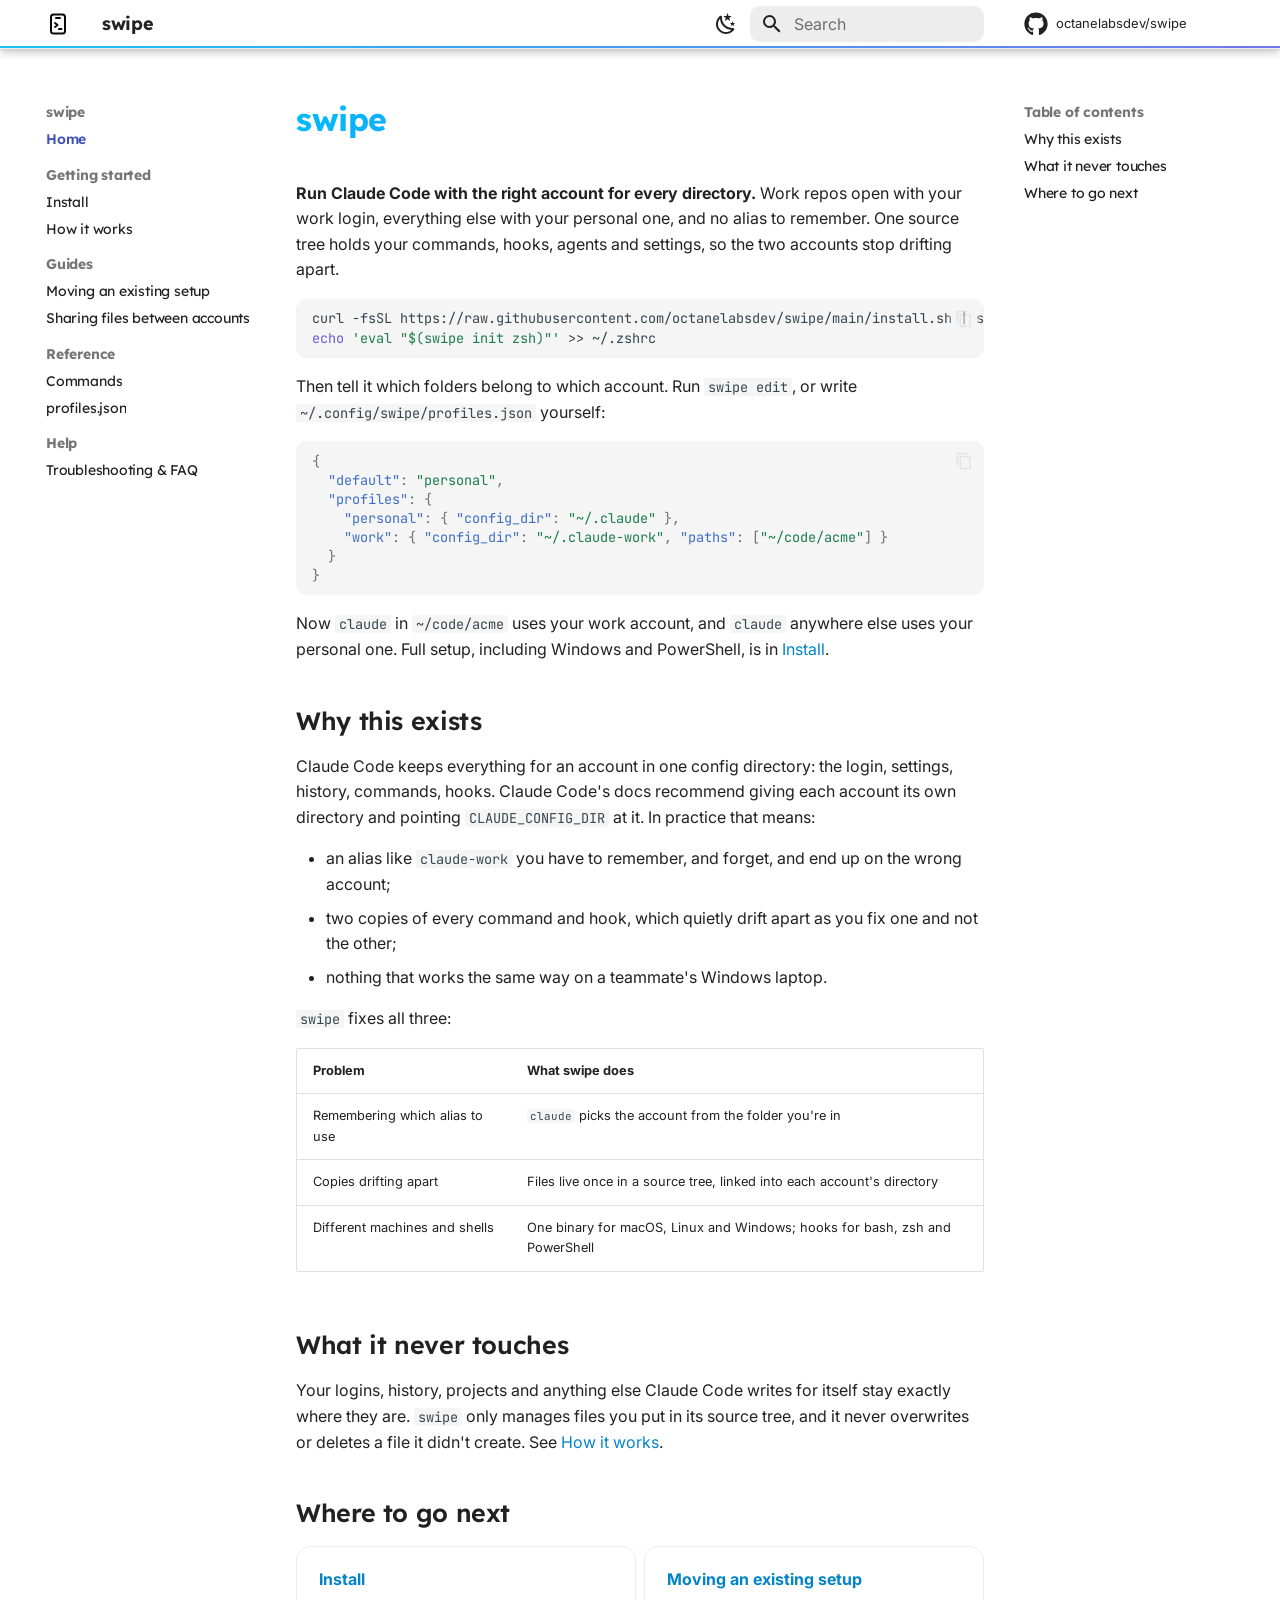
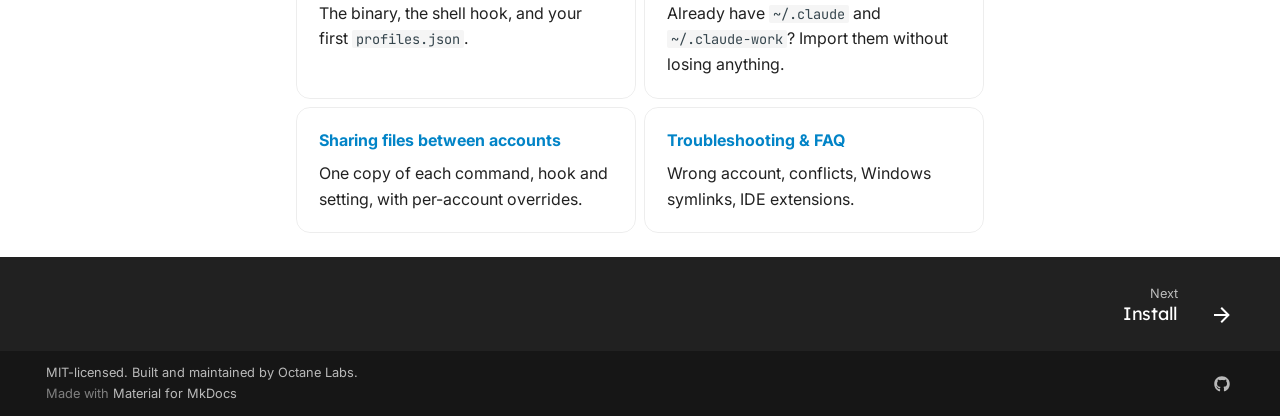
<file: index.html>
<!doctype html>
<html lang="en" class="no-js">
  <head>
    
      <meta charset="utf-8">
      <meta name="viewport" content="width=device-width,initial-scale=1">
      
        <meta name="description" content="Run Claude Code with the right account for every directory, and keep your commands, hooks and settings in one place. macOS, Linux and Windows.">
      
      
      
        <link rel="canonical" href="https://swipe.octanelabs.dev/">
      
      
      
        <link rel="next" href="install/">
      
      
        
      
      
      <link rel="icon" href="assets/mark.svg">
      <meta name="generator" content="mkdocs-1.6.1, mkdocs-material-9.7.7">
    
    
      
        <title>swipe</title>
      
    
    
      <link rel="stylesheet" href="assets/stylesheets/main.ec1eaa64.min.css">
      
        
        <link rel="stylesheet" href="assets/stylesheets/palette.ab4e12ef.min.css">
      
      


    
    
      
    
    
      
        
        
        <link rel="preconnect" href="https://fonts.gstatic.com" crossorigin>
        <link rel="stylesheet" href="https://fonts.googleapis.com/css?family=Inter:300,300i,400,400i,700,700i%7CJetBrains+Mono:400,400i,700,700i&display=fallback">
        <style>:root{--md-text-font:"Inter";--md-code-font:"JetBrains Mono"}</style>
      
    
    
      <link rel="stylesheet" href="stylesheets/syntax.css">
    
    <script>__md_scope=new URL(".",location),__md_hash=e=>[...e].reduce(((e,_)=>(e<<5)-e+_.charCodeAt(0)),0),__md_get=(e,_=localStorage,t=__md_scope)=>JSON.parse(_.getItem(t.pathname+"."+e)),__md_set=(e,_,t=localStorage,a=__md_scope)=>{try{t.setItem(a.pathname+"."+e,JSON.stringify(_))}catch(e){}}</script>
    
      

    
    
  </head>
  
  
    
    
      
    
    
    
    
    <body dir="ltr" data-md-color-scheme="default" data-md-color-primary="white" data-md-color-accent="cyan">
  
    
    <input class="md-toggle" data-md-toggle="drawer" type="checkbox" id="__drawer" autocomplete="off">
    <input class="md-toggle" data-md-toggle="search" type="checkbox" id="__search" autocomplete="off">
    <label class="md-overlay" for="__drawer"></label>
    <div data-md-component="skip">
      
        
        <a href="#swipe" class="md-skip">
          Skip to content
        </a>
      
    </div>
    <div data-md-component="announce">
      
    </div>
    
    
      

  

<header class="md-header md-header--shadow" data-md-component="header">
  <nav class="md-header__inner md-grid" aria-label="Header">
    <a href="." title="swipe" class="md-header__button md-logo" aria-label="swipe" data-md-component="logo">
      
  <img src="assets/mark.svg" alt="logo">

    </a>
    <label class="md-header__button md-icon" for="__drawer">
      
      <svg xmlns="http://www.w3.org/2000/svg" viewBox="0 0 24 24"><path d="M3 6h18v2H3zm0 5h18v2H3zm0 5h18v2H3z"/></svg>
    </label>
    <div class="md-header__title" data-md-component="header-title">
      <div class="md-header__ellipsis">
        <div class="md-header__topic">
          <span class="md-ellipsis">
            swipe
          </span>
        </div>
        <div class="md-header__topic" data-md-component="header-topic">
          <span class="md-ellipsis">
            
              Home
            
          </span>
        </div>
      </div>
    </div>
    
      
        <form class="md-header__option" data-md-component="palette">
  
    
    
    
    <input class="md-option" data-md-color-media="(prefers-color-scheme: light)" data-md-color-scheme="default" data-md-color-primary="white" data-md-color-accent="cyan"  aria-label="Switch to dark mode"  type="radio" name="__palette" id="__palette_0">
    
      <label class="md-header__button md-icon" title="Switch to dark mode" for="__palette_1" hidden>
        <svg xmlns="http://www.w3.org/2000/svg" viewBox="0 0 24 24"><path d="m17.75 4.09-2.53 1.94.91 3.06-2.63-1.81-2.63 1.81.91-3.06-2.53-1.94L12.44 4l1.06-3 1.06 3zm3.5 6.91-1.64 1.25.59 1.98-1.7-1.17-1.7 1.17.59-1.98L15.75 11l2.06-.05L18.5 9l.69 1.95zm-2.28 4.95c.83-.08 1.72 1.1 1.19 1.85-.32.45-.66.87-1.08 1.27C15.17 23 8.84 23 4.94 19.07c-3.91-3.9-3.91-10.24 0-14.14.4-.4.82-.76 1.27-1.08.75-.53 1.93.36 1.85 1.19-.27 2.86.69 5.83 2.89 8.02a9.96 9.96 0 0 0 8.02 2.89m-1.64 2.02a12.08 12.08 0 0 1-7.8-3.47c-2.17-2.19-3.33-5-3.49-7.82-2.81 3.14-2.7 7.96.31 10.98 3.02 3.01 7.84 3.12 10.98.31"/></svg>
      </label>
    
  
    
    
    
    <input class="md-option" data-md-color-media="(prefers-color-scheme: dark)" data-md-color-scheme="slate" data-md-color-primary="black" data-md-color-accent="cyan"  aria-label="Switch to light mode"  type="radio" name="__palette" id="__palette_1">
    
      <label class="md-header__button md-icon" title="Switch to light mode" for="__palette_0" hidden>
        <svg xmlns="http://www.w3.org/2000/svg" viewBox="0 0 24 24"><path d="M12 7a5 5 0 0 1 5 5 5 5 0 0 1-5 5 5 5 0 0 1-5-5 5 5 0 0 1 5-5m0 2a3 3 0 0 0-3 3 3 3 0 0 0 3 3 3 3 0 0 0 3-3 3 3 0 0 0-3-3m0-7 2.39 3.42C13.65 5.15 12.84 5 12 5s-1.65.15-2.39.42zM3.34 7l4.16-.35A7.2 7.2 0 0 0 5.94 8.5c-.44.74-.69 1.5-.83 2.29zm.02 10 1.76-3.77a7.131 7.131 0 0 0 2.38 4.14zM20.65 7l-1.77 3.79a7.02 7.02 0 0 0-2.38-4.15zm-.01 10-4.14.36c.59-.51 1.12-1.14 1.54-1.86.42-.73.69-1.5.83-2.29zM12 22l-2.41-3.44c.74.27 1.55.44 2.41.44.82 0 1.63-.17 2.37-.44z"/></svg>
      </label>
    
  
</form>
      
    
    
      <script>var palette=__md_get("__palette");if(palette&&palette.color){if("(prefers-color-scheme)"===palette.color.media){var media=matchMedia("(prefers-color-scheme: light)"),input=document.querySelector(media.matches?"[data-md-color-media='(prefers-color-scheme: light)']":"[data-md-color-media='(prefers-color-scheme: dark)']");palette.color.media=input.getAttribute("data-md-color-media"),palette.color.scheme=input.getAttribute("data-md-color-scheme"),palette.color.primary=input.getAttribute("data-md-color-primary"),palette.color.accent=input.getAttribute("data-md-color-accent")}for(var[key,value]of Object.entries(palette.color))document.body.setAttribute("data-md-color-"+key,value)}</script>
    
    
    
      
      
        <label class="md-header__button md-icon" for="__search">
          
          <svg xmlns="http://www.w3.org/2000/svg" viewBox="0 0 24 24"><path d="M9.5 3A6.5 6.5 0 0 1 16 9.5c0 1.61-.59 3.09-1.56 4.23l.27.27h.79l5 5-1.5 1.5-5-5v-.79l-.27-.27A6.52 6.52 0 0 1 9.5 16 6.5 6.5 0 0 1 3 9.5 6.5 6.5 0 0 1 9.5 3m0 2C7 5 5 7 5 9.5S7 14 9.5 14 14 12 14 9.5 12 5 9.5 5"/></svg>
        </label>
        <div class="md-search" data-md-component="search" role="dialog">
  <label class="md-search__overlay" for="__search"></label>
  <div class="md-search__inner" role="search">
    <form class="md-search__form" name="search">
      <input type="text" class="md-search__input" name="query" aria-label="Search" placeholder="Search" autocapitalize="off" autocorrect="off" autocomplete="off" spellcheck="false" data-md-component="search-query" required>
      <label class="md-search__icon md-icon" for="__search">
        
        <svg xmlns="http://www.w3.org/2000/svg" viewBox="0 0 24 24"><path d="M9.5 3A6.5 6.5 0 0 1 16 9.5c0 1.61-.59 3.09-1.56 4.23l.27.27h.79l5 5-1.5 1.5-5-5v-.79l-.27-.27A6.52 6.52 0 0 1 9.5 16 6.5 6.5 0 0 1 3 9.5 6.5 6.5 0 0 1 9.5 3m0 2C7 5 5 7 5 9.5S7 14 9.5 14 14 12 14 9.5 12 5 9.5 5"/></svg>
        
        <svg xmlns="http://www.w3.org/2000/svg" viewBox="0 0 24 24"><path d="M20 11v2H8l5.5 5.5-1.42 1.42L4.16 12l7.92-7.92L13.5 5.5 8 11z"/></svg>
      </label>
      <nav class="md-search__options" aria-label="Search">
        
        <button type="reset" class="md-search__icon md-icon" title="Clear" aria-label="Clear" tabindex="-1">
          
          <svg xmlns="http://www.w3.org/2000/svg" viewBox="0 0 24 24"><path d="M19 6.41 17.59 5 12 10.59 6.41 5 5 6.41 10.59 12 5 17.59 6.41 19 12 13.41 17.59 19 19 17.59 13.41 12z"/></svg>
        </button>
      </nav>
      
        <div class="md-search__suggest" data-md-component="search-suggest"></div>
      
    </form>
    <div class="md-search__output">
      <div class="md-search__scrollwrap" tabindex="0" data-md-scrollfix>
        <div class="md-search-result" data-md-component="search-result">
          <div class="md-search-result__meta">
            Initializing search
          </div>
          <ol class="md-search-result__list" role="presentation"></ol>
        </div>
      </div>
    </div>
  </div>
</div>
      
    
    
      <div class="md-header__source">
        <a href="https://github.com/octanelabsdev/swipe" title="Go to repository" class="md-source" data-md-component="source">
  <div class="md-source__icon md-icon">
    
    <svg xmlns="http://www.w3.org/2000/svg" viewBox="0 0 512 512"><!--! Font Awesome Free 7.1.0 by @fontawesome - https://fontawesome.com License - https://fontawesome.com/license/free (Icons: CC BY 4.0, Fonts: SIL OFL 1.1, Code: MIT License) Copyright 2025 Fonticons, Inc.--><path d="M173.9 397.4c0 2-2.3 3.6-5.2 3.6-3.3.3-5.6-1.3-5.6-3.6 0-2 2.3-3.6 5.2-3.6 3-.3 5.6 1.3 5.6 3.6m-31.1-4.5c-.7 2 1.3 4.3 4.3 4.9 2.6 1 5.6 0 6.2-2s-1.3-4.3-4.3-5.2c-2.6-.7-5.5.3-6.2 2.3m44.2-1.7c-2.9.7-4.9 2.6-4.6 4.9.3 2 2.9 3.3 5.9 2.6 2.9-.7 4.9-2.6 4.6-4.6-.3-1.9-3-3.2-5.9-2.9M252.8 8C114.1 8 8 113.3 8 252c0 110.9 69.8 205.8 169.5 239.2 12.8 2.3 17.3-5.6 17.3-12.1 0-6.2-.3-40.4-.3-61.4 0 0-70 15-84.7-29.8 0 0-11.4-29.1-27.8-36.6 0 0-22.9-15.7 1.6-15.4 0 0 24.9 2 38.6 25.8 21.9 38.6 58.6 27.5 72.9 20.9 2.3-16 8.8-27.1 16-33.7-55.9-6.2-112.3-14.3-112.3-110.5 0-27.5 7.6-41.3 23.6-58.9-2.6-6.5-11.1-33.3 2.6-67.9 20.9-6.5 69 27 69 27 20-5.6 41.5-8.5 62.8-8.5s42.8 2.9 62.8 8.5c0 0 48.1-33.6 69-27 13.7 34.7 5.2 61.4 2.6 67.9 16 17.7 25.8 31.5 25.8 58.9 0 96.5-58.9 104.2-114.8 110.5 9.2 7.9 17 22.9 17 46.4 0 33.7-.3 75.4-.3 83.6 0 6.5 4.6 14.4 17.3 12.1C436.2 457.8 504 362.9 504 252 504 113.3 391.5 8 252.8 8M105.2 352.9c-1.3 1-1 3.3.7 5.2 1.6 1.6 3.9 2.3 5.2 1 1.3-1 1-3.3-.7-5.2-1.6-1.6-3.9-2.3-5.2-1m-10.8-8.1c-.7 1.3.3 2.9 2.3 3.9 1.6 1 3.6.7 4.3-.7.7-1.3-.3-2.9-2.3-3.9-2-.6-3.6-.3-4.3.7m32.4 35.6c-1.6 1.3-1 4.3 1.3 6.2 2.3 2.3 5.2 2.6 6.5 1 1.3-1.3.7-4.3-1.3-6.2-2.2-2.3-5.2-2.6-6.5-1m-11.4-14.7c-1.6 1-1.6 3.6 0 5.9s4.3 3.3 5.6 2.3c1.6-1.3 1.6-3.9 0-6.2-1.4-2.3-4-3.3-5.6-2"/></svg>
  </div>
  <div class="md-source__repository">
    octanelabsdev/swipe
  </div>
</a>
      </div>
    
  </nav>
  
</header>
    
    <div class="md-container" data-md-component="container">
      
      
        
          
        
      
      <main class="md-main" data-md-component="main">
        <div class="md-main__inner md-grid">
          
            
              
              <div class="md-sidebar md-sidebar--primary" data-md-component="sidebar" data-md-type="navigation" >
                <div class="md-sidebar__scrollwrap">
                  <div class="md-sidebar__inner">
                    



<nav class="md-nav md-nav--primary" aria-label="Navigation" data-md-level="0">
  <label class="md-nav__title" for="__drawer">
    <a href="." title="swipe" class="md-nav__button md-logo" aria-label="swipe" data-md-component="logo">
      
  <img src="assets/mark.svg" alt="logo">

    </a>
    swipe
  </label>
  
    <div class="md-nav__source">
      <a href="https://github.com/octanelabsdev/swipe" title="Go to repository" class="md-source" data-md-component="source">
  <div class="md-source__icon md-icon">
    
    <svg xmlns="http://www.w3.org/2000/svg" viewBox="0 0 512 512"><!--! Font Awesome Free 7.1.0 by @fontawesome - https://fontawesome.com License - https://fontawesome.com/license/free (Icons: CC BY 4.0, Fonts: SIL OFL 1.1, Code: MIT License) Copyright 2025 Fonticons, Inc.--><path d="M173.9 397.4c0 2-2.3 3.6-5.2 3.6-3.3.3-5.6-1.3-5.6-3.6 0-2 2.3-3.6 5.2-3.6 3-.3 5.6 1.3 5.6 3.6m-31.1-4.5c-.7 2 1.3 4.3 4.3 4.9 2.6 1 5.6 0 6.2-2s-1.3-4.3-4.3-5.2c-2.6-.7-5.5.3-6.2 2.3m44.2-1.7c-2.9.7-4.9 2.6-4.6 4.9.3 2 2.9 3.3 5.9 2.6 2.9-.7 4.9-2.6 4.6-4.6-.3-1.9-3-3.2-5.9-2.9M252.8 8C114.1 8 8 113.3 8 252c0 110.9 69.8 205.8 169.5 239.2 12.8 2.3 17.3-5.6 17.3-12.1 0-6.2-.3-40.4-.3-61.4 0 0-70 15-84.7-29.8 0 0-11.4-29.1-27.8-36.6 0 0-22.9-15.7 1.6-15.4 0 0 24.9 2 38.6 25.8 21.9 38.6 58.6 27.5 72.9 20.9 2.3-16 8.8-27.1 16-33.7-55.9-6.2-112.3-14.3-112.3-110.5 0-27.5 7.6-41.3 23.6-58.9-2.6-6.5-11.1-33.3 2.6-67.9 20.9-6.5 69 27 69 27 20-5.6 41.5-8.5 62.8-8.5s42.8 2.9 62.8 8.5c0 0 48.1-33.6 69-27 13.7 34.7 5.2 61.4 2.6 67.9 16 17.7 25.8 31.5 25.8 58.9 0 96.5-58.9 104.2-114.8 110.5 9.2 7.9 17 22.9 17 46.4 0 33.7-.3 75.4-.3 83.6 0 6.5 4.6 14.4 17.3 12.1C436.2 457.8 504 362.9 504 252 504 113.3 391.5 8 252.8 8M105.2 352.9c-1.3 1-1 3.3.7 5.2 1.6 1.6 3.9 2.3 5.2 1 1.3-1 1-3.3-.7-5.2-1.6-1.6-3.9-2.3-5.2-1m-10.8-8.1c-.7 1.3.3 2.9 2.3 3.9 1.6 1 3.6.7 4.3-.7.7-1.3-.3-2.9-2.3-3.9-2-.6-3.6-.3-4.3.7m32.4 35.6c-1.6 1.3-1 4.3 1.3 6.2 2.3 2.3 5.2 2.6 6.5 1 1.3-1.3.7-4.3-1.3-6.2-2.2-2.3-5.2-2.6-6.5-1m-11.4-14.7c-1.6 1-1.6 3.6 0 5.9s4.3 3.3 5.6 2.3c1.6-1.3 1.6-3.9 0-6.2-1.4-2.3-4-3.3-5.6-2"/></svg>
  </div>
  <div class="md-source__repository">
    octanelabsdev/swipe
  </div>
</a>
    </div>
  
  <ul class="md-nav__list" data-md-scrollfix>
    
      
      
  
  
    
  
  
  
    <li class="md-nav__item md-nav__item--active">
      
      <input class="md-nav__toggle md-toggle" type="checkbox" id="__toc">
      
      
        
      
      
        <label class="md-nav__link md-nav__link--active" for="__toc">
          
  
  
  <span class="md-ellipsis">
    
  
    Home
  

    
  </span>
  
  

          <span class="md-nav__icon md-icon"></span>
        </label>
      
      <a href="." class="md-nav__link md-nav__link--active">
        
  
  
  <span class="md-ellipsis">
    
  
    Home
  

    
  </span>
  
  

      </a>
      
        

<nav class="md-nav md-nav--secondary" aria-label="Table of contents">
  
  
  
    
  
  
    <label class="md-nav__title" for="__toc">
      <span class="md-nav__icon md-icon"></span>
      Table of contents
    </label>
    <ul class="md-nav__list" data-md-component="toc" data-md-scrollfix>
      
        <li class="md-nav__item">
  <a href="#why-this-exists" class="md-nav__link">
    <span class="md-ellipsis">
      
        Why this exists
      
    </span>
  </a>
  
</li>
      
        <li class="md-nav__item">
  <a href="#what-it-never-touches" class="md-nav__link">
    <span class="md-ellipsis">
      
        What it never touches
      
    </span>
  </a>
  
</li>
      
        <li class="md-nav__item">
  <a href="#where-to-go-next" class="md-nav__link">
    <span class="md-ellipsis">
      
        Where to go next
      
    </span>
  </a>
  
</li>
      
    </ul>
  
</nav>
      
    </li>
  

    
      
      
  
  
  
  
    
    
    
    
      
        
        
      
    
    
    <li class="md-nav__item md-nav__item--section md-nav__item--nested">
      
        
        
        <input class="md-nav__toggle md-toggle " type="checkbox" id="__nav_2" >
        
          
          <label class="md-nav__link" for="__nav_2" id="__nav_2_label" tabindex="">
            
  
  
  <span class="md-ellipsis">
    
  
    Getting started
  

    
  </span>
  
  

            <span class="md-nav__icon md-icon"></span>
          </label>
        
        <nav class="md-nav" data-md-level="1" aria-labelledby="__nav_2_label" aria-expanded="false">
          <label class="md-nav__title" for="__nav_2">
            <span class="md-nav__icon md-icon"></span>
            
  
    Getting started
  

          </label>
          <ul class="md-nav__list" data-md-scrollfix>
            
              
                
  
  
  
  
    <li class="md-nav__item">
      <a href="install/" class="md-nav__link">
        
  
  
  <span class="md-ellipsis">
    
  
    Install
  

    
  </span>
  
  

      </a>
    </li>
  

              
            
              
                
  
  
  
  
    <li class="md-nav__item">
      <a href="concepts/" class="md-nav__link">
        
  
  
  <span class="md-ellipsis">
    
  
    How it works
  

    
  </span>
  
  

      </a>
    </li>
  

              
            
          </ul>
        </nav>
      
    </li>
  

    
      
      
  
  
  
  
    
    
    
    
      
        
        
      
    
    
    <li class="md-nav__item md-nav__item--section md-nav__item--nested">
      
        
        
        <input class="md-nav__toggle md-toggle " type="checkbox" id="__nav_3" >
        
          
          <label class="md-nav__link" for="__nav_3" id="__nav_3_label" tabindex="">
            
  
  
  <span class="md-ellipsis">
    
  
    Guides
  

    
  </span>
  
  

            <span class="md-nav__icon md-icon"></span>
          </label>
        
        <nav class="md-nav" data-md-level="1" aria-labelledby="__nav_3_label" aria-expanded="false">
          <label class="md-nav__title" for="__nav_3">
            <span class="md-nav__icon md-icon"></span>
            
  
    Guides
  

          </label>
          <ul class="md-nav__list" data-md-scrollfix>
            
              
                
  
  
  
  
    <li class="md-nav__item">
      <a href="migrating/" class="md-nav__link">
        
  
  
  <span class="md-ellipsis">
    
  
    Moving an existing setup
  

    
  </span>
  
  

      </a>
    </li>
  

              
            
              
                
  
  
  
  
    <li class="md-nav__item">
      <a href="syncing/" class="md-nav__link">
        
  
  
  <span class="md-ellipsis">
    
  
    Sharing files between accounts
  

    
  </span>
  
  

      </a>
    </li>
  

              
            
          </ul>
        </nav>
      
    </li>
  

    
      
      
  
  
  
  
    
    
    
    
      
        
        
      
    
    
    <li class="md-nav__item md-nav__item--section md-nav__item--nested">
      
        
        
        <input class="md-nav__toggle md-toggle " type="checkbox" id="__nav_4" >
        
          
          <label class="md-nav__link" for="__nav_4" id="__nav_4_label" tabindex="">
            
  
  
  <span class="md-ellipsis">
    
  
    Reference
  

    
  </span>
  
  

            <span class="md-nav__icon md-icon"></span>
          </label>
        
        <nav class="md-nav" data-md-level="1" aria-labelledby="__nav_4_label" aria-expanded="false">
          <label class="md-nav__title" for="__nav_4">
            <span class="md-nav__icon md-icon"></span>
            
  
    Reference
  

          </label>
          <ul class="md-nav__list" data-md-scrollfix>
            
              
                
  
  
  
  
    <li class="md-nav__item">
      <a href="commands/" class="md-nav__link">
        
  
  
  <span class="md-ellipsis">
    
  
    Commands
  

    
  </span>
  
  

      </a>
    </li>
  

              
            
              
                
  
  
  
  
    <li class="md-nav__item">
      <a href="configuration/" class="md-nav__link">
        
  
  
  <span class="md-ellipsis">
    
  
    profiles.json
  

    
  </span>
  
  

      </a>
    </li>
  

              
            
          </ul>
        </nav>
      
    </li>
  

    
      
      
  
  
  
  
    
    
    
    
      
        
        
      
    
    
    <li class="md-nav__item md-nav__item--section md-nav__item--nested">
      
        
        
        <input class="md-nav__toggle md-toggle " type="checkbox" id="__nav_5" >
        
          
          <label class="md-nav__link" for="__nav_5" id="__nav_5_label" tabindex="">
            
  
  
  <span class="md-ellipsis">
    
  
    Help
  

    
  </span>
  
  

            <span class="md-nav__icon md-icon"></span>
          </label>
        
        <nav class="md-nav" data-md-level="1" aria-labelledby="__nav_5_label" aria-expanded="false">
          <label class="md-nav__title" for="__nav_5">
            <span class="md-nav__icon md-icon"></span>
            
  
    Help
  

          </label>
          <ul class="md-nav__list" data-md-scrollfix>
            
              
                
  
  
  
  
    <li class="md-nav__item">
      <a href="troubleshooting/" class="md-nav__link">
        
  
  
  <span class="md-ellipsis">
    
  
    Troubleshooting & FAQ
  

    
  </span>
  
  

      </a>
    </li>
  

              
            
          </ul>
        </nav>
      
    </li>
  

    
  </ul>
</nav>
                  </div>
                </div>
              </div>
            
            
              
              <div class="md-sidebar md-sidebar--secondary" data-md-component="sidebar" data-md-type="toc" >
                <div class="md-sidebar__scrollwrap">
                  <div class="md-sidebar__inner">
                    

<nav class="md-nav md-nav--secondary" aria-label="Table of contents">
  
  
  
    
  
  
    <label class="md-nav__title" for="__toc">
      <span class="md-nav__icon md-icon"></span>
      Table of contents
    </label>
    <ul class="md-nav__list" data-md-component="toc" data-md-scrollfix>
      
        <li class="md-nav__item">
  <a href="#why-this-exists" class="md-nav__link">
    <span class="md-ellipsis">
      
        Why this exists
      
    </span>
  </a>
  
</li>
      
        <li class="md-nav__item">
  <a href="#what-it-never-touches" class="md-nav__link">
    <span class="md-ellipsis">
      
        What it never touches
      
    </span>
  </a>
  
</li>
      
        <li class="md-nav__item">
  <a href="#where-to-go-next" class="md-nav__link">
    <span class="md-ellipsis">
      
        Where to go next
      
    </span>
  </a>
  
</li>
      
    </ul>
  
</nav>
                  </div>
                </div>
              </div>
            
          
          
            <div class="md-content" data-md-component="content">
              
              <article class="md-content__inner md-typeset">
                
                  


  
  


<h1 id="swipe">swipe<a class="headerlink" href="#swipe" title="Permanent link">&para;</a></h1>
<p><strong>Run Claude Code with the right account for every directory.</strong> Work repos open with your work
login, everything else with your personal one, and no alias to remember. One source tree holds
your commands, hooks, agents and settings, so the two accounts stop drifting apart.</p>
<div class="highlight"><pre><span></span><code><a id="__codelineno-0-1" name="__codelineno-0-1" href="#__codelineno-0-1"></a>curl<span class="w"> </span>-fsSL<span class="w"> </span>https://raw.githubusercontent.com/octanelabsdev/swipe/main/install.sh<span class="w"> </span><span class="p">|</span><span class="w"> </span>sh
<a id="__codelineno-0-2" name="__codelineno-0-2" href="#__codelineno-0-2"></a><span class="nb">echo</span><span class="w"> </span><span class="s1">'eval "$(swipe init zsh)"'</span><span class="w"> </span>&gt;&gt;<span class="w"> </span>~/.zshrc
</code></pre></div>
<p>Then tell it which folders belong to which account. Run <code>swipe edit</code>, or write
<code>~/.config/swipe/profiles.json</code> yourself:</p>
<div class="highlight"><pre><span></span><code><a id="__codelineno-1-1" name="__codelineno-1-1" href="#__codelineno-1-1"></a><span class="p">{</span>
<a id="__codelineno-1-2" name="__codelineno-1-2" href="#__codelineno-1-2"></a><span class="w">  </span><span class="nt">"default"</span><span class="p">:</span><span class="w"> </span><span class="s2">"personal"</span><span class="p">,</span>
<a id="__codelineno-1-3" name="__codelineno-1-3" href="#__codelineno-1-3"></a><span class="w">  </span><span class="nt">"profiles"</span><span class="p">:</span><span class="w"> </span><span class="p">{</span>
<a id="__codelineno-1-4" name="__codelineno-1-4" href="#__codelineno-1-4"></a><span class="w">    </span><span class="nt">"personal"</span><span class="p">:</span><span class="w"> </span><span class="p">{</span><span class="w"> </span><span class="nt">"config_dir"</span><span class="p">:</span><span class="w"> </span><span class="s2">"~/.claude"</span><span class="w"> </span><span class="p">},</span>
<a id="__codelineno-1-5" name="__codelineno-1-5" href="#__codelineno-1-5"></a><span class="w">    </span><span class="nt">"work"</span><span class="p">:</span><span class="w"> </span><span class="p">{</span><span class="w"> </span><span class="nt">"config_dir"</span><span class="p">:</span><span class="w"> </span><span class="s2">"~/.claude-work"</span><span class="p">,</span><span class="w"> </span><span class="nt">"paths"</span><span class="p">:</span><span class="w"> </span><span class="p">[</span><span class="s2">"~/code/acme"</span><span class="p">]</span><span class="w"> </span><span class="p">}</span>
<a id="__codelineno-1-6" name="__codelineno-1-6" href="#__codelineno-1-6"></a><span class="w">  </span><span class="p">}</span>
<a id="__codelineno-1-7" name="__codelineno-1-7" href="#__codelineno-1-7"></a><span class="p">}</span>
</code></pre></div>
<p>Now <code>claude</code> in <code>~/code/acme</code> uses your work account, and <code>claude</code> anywhere else uses your
personal one. Full setup, including Windows and PowerShell, is in <a href="install/">Install</a>.</p>
<h2 id="why-this-exists">Why this exists<a class="headerlink" href="#why-this-exists" title="Permanent link">&para;</a></h2>
<p>Claude Code keeps everything for an account in one config directory: the login, settings, history,
commands, hooks. Claude Code's docs recommend giving each account its own directory and pointing
<code>CLAUDE_CONFIG_DIR</code> at it. In practice that means:</p>
<ul>
<li>an alias like <code>claude-work</code> you have to remember, and forget, and end up on the wrong account;</li>
<li>two copies of every command and hook, which quietly drift apart as you fix one and not the other;</li>
<li>nothing that works the same way on a teammate's Windows laptop.</li>
</ul>
<p><code>swipe</code> fixes all three:</p>
<table>
<thead>
<tr>
<th>Problem</th>
<th>What swipe does</th>
</tr>
</thead>
<tbody>
<tr>
<td>Remembering which alias to use</td>
<td><code>claude</code> picks the account from the folder you're in</td>
</tr>
<tr>
<td>Copies drifting apart</td>
<td>Files live once in a source tree, linked into each account's directory</td>
</tr>
<tr>
<td>Different machines and shells</td>
<td>One binary for macOS, Linux and Windows; hooks for bash, zsh and PowerShell</td>
</tr>
</tbody>
</table>
<h2 id="what-it-never-touches">What it never touches<a class="headerlink" href="#what-it-never-touches" title="Permanent link">&para;</a></h2>
<p>Your logins, history, projects and anything else Claude Code writes for itself stay exactly where
they are. <code>swipe</code> only manages files you put in its source tree, and it never overwrites or deletes
a file it didn't create. See <a href="concepts/">How it works</a>.</p>
<h2 id="where-to-go-next">Where to go next<a class="headerlink" href="#where-to-go-next" title="Permanent link">&para;</a></h2>
<div class="grid cards">
<ul>
<li>
<p><strong><a href="install/">Install</a></strong></p>
<p>The binary, the shell hook, and your first <code>profiles.json</code>.</p>
</li>
<li>
<p><strong><a href="migrating/">Moving an existing setup</a></strong></p>
<p>Already have <code>~/.claude</code> and <code>~/.claude-work</code>? Import them without losing anything.</p>
</li>
<li>
<p><strong><a href="syncing/">Sharing files between accounts</a></strong></p>
<p>One copy of each command, hook and setting, with per-account overrides.</p>
</li>
<li>
<p><strong><a href="troubleshooting/">Troubleshooting &amp; FAQ</a></strong></p>
<p>Wrong account, conflicts, Windows symlinks, IDE extensions.</p>
</li>
</ul>
</div>












                
              </article>
            </div>
          
          
  <script>var tabs=__md_get("__tabs");if(Array.isArray(tabs))e:for(var set of document.querySelectorAll(".tabbed-set")){var labels=set.querySelector(".tabbed-labels");for(var tab of tabs)for(var label of labels.getElementsByTagName("label"))if(label.innerText.trim()===tab){var input=document.getElementById(label.htmlFor);input.checked=!0;continue e}}</script>

<script>var target=document.getElementById(location.hash.slice(1));target&&target.name&&(target.checked=target.name.startsWith("__tabbed_"))</script>
        </div>
        
          <button type="button" class="md-top md-icon" data-md-component="top" hidden>
  
  <svg xmlns="http://www.w3.org/2000/svg" viewBox="0 0 24 24"><path d="M13 20h-2V8l-5.5 5.5-1.42-1.42L12 4.16l7.92 7.92-1.42 1.42L13 8z"/></svg>
  Back to top
</button>
        
      </main>
      
        <footer class="md-footer">
  
    
      
      <nav class="md-footer__inner md-grid" aria-label="Footer" >
        
        
          
          <a href="install/" class="md-footer__link md-footer__link--next" aria-label="Next: Install">
            <div class="md-footer__title">
              <span class="md-footer__direction">
                Next
              </span>
              <div class="md-ellipsis">
                Install
              </div>
            </div>
            <div class="md-footer__button md-icon">
              
              <svg xmlns="http://www.w3.org/2000/svg" viewBox="0 0 24 24"><path d="M4 11v2h12l-5.5 5.5 1.42 1.42L19.84 12l-7.92-7.92L10.5 5.5 16 11z"/></svg>
            </div>
          </a>
        
      </nav>
    
  
  <div class="md-footer-meta md-typeset">
    <div class="md-footer-meta__inner md-grid">
      <div class="md-copyright">
  
    <div class="md-copyright__highlight">
      MIT-licensed. Built and maintained by Octane Labs.
    </div>
  
  
    Made with
    <a href="https://squidfunk.github.io/mkdocs-material/" target="_blank" rel="noopener">
      Material for MkDocs
    </a>
  
</div>
      
        
<div class="md-social">
  
    
    
    
    
      
      
    
    <a href="https://github.com/octanelabsdev/swipe" target="_blank" rel="noopener" title="github.com" class="md-social__link">
      <svg xmlns="http://www.w3.org/2000/svg" viewBox="0 0 512 512"><!--! Font Awesome Free 7.1.0 by @fontawesome - https://fontawesome.com License - https://fontawesome.com/license/free (Icons: CC BY 4.0, Fonts: SIL OFL 1.1, Code: MIT License) Copyright 2025 Fonticons, Inc.--><path d="M173.9 397.4c0 2-2.3 3.6-5.2 3.6-3.3.3-5.6-1.3-5.6-3.6 0-2 2.3-3.6 5.2-3.6 3-.3 5.6 1.3 5.6 3.6m-31.1-4.5c-.7 2 1.3 4.3 4.3 4.9 2.6 1 5.6 0 6.2-2s-1.3-4.3-4.3-5.2c-2.6-.7-5.5.3-6.2 2.3m44.2-1.7c-2.9.7-4.9 2.6-4.6 4.9.3 2 2.9 3.3 5.9 2.6 2.9-.7 4.9-2.6 4.6-4.6-.3-1.9-3-3.2-5.9-2.9M252.8 8C114.1 8 8 113.3 8 252c0 110.9 69.8 205.8 169.5 239.2 12.8 2.3 17.3-5.6 17.3-12.1 0-6.2-.3-40.4-.3-61.4 0 0-70 15-84.7-29.8 0 0-11.4-29.1-27.8-36.6 0 0-22.9-15.7 1.6-15.4 0 0 24.9 2 38.6 25.8 21.9 38.6 58.6 27.5 72.9 20.9 2.3-16 8.8-27.1 16-33.7-55.9-6.2-112.3-14.3-112.3-110.5 0-27.5 7.6-41.3 23.6-58.9-2.6-6.5-11.1-33.3 2.6-67.9 20.9-6.5 69 27 69 27 20-5.6 41.5-8.5 62.8-8.5s42.8 2.9 62.8 8.5c0 0 48.1-33.6 69-27 13.7 34.7 5.2 61.4 2.6 67.9 16 17.7 25.8 31.5 25.8 58.9 0 96.5-58.9 104.2-114.8 110.5 9.2 7.9 17 22.9 17 46.4 0 33.7-.3 75.4-.3 83.6 0 6.5 4.6 14.4 17.3 12.1C436.2 457.8 504 362.9 504 252 504 113.3 391.5 8 252.8 8M105.2 352.9c-1.3 1-1 3.3.7 5.2 1.6 1.6 3.9 2.3 5.2 1 1.3-1 1-3.3-.7-5.2-1.6-1.6-3.9-2.3-5.2-1m-10.8-8.1c-.7 1.3.3 2.9 2.3 3.9 1.6 1 3.6.7 4.3-.7.7-1.3-.3-2.9-2.3-3.9-2-.6-3.6-.3-4.3.7m32.4 35.6c-1.6 1.3-1 4.3 1.3 6.2 2.3 2.3 5.2 2.6 6.5 1 1.3-1.3.7-4.3-1.3-6.2-2.2-2.3-5.2-2.6-6.5-1m-11.4-14.7c-1.6 1-1.6 3.6 0 5.9s4.3 3.3 5.6 2.3c1.6-1.3 1.6-3.9 0-6.2-1.4-2.3-4-3.3-5.6-2"/></svg>
    </a>
  
</div>
      
    </div>
  </div>
</footer>
      
    </div>
    <div class="md-dialog" data-md-component="dialog">
      <div class="md-dialog__inner md-typeset"></div>
    </div>
    
    
    
      
      
      <script id="__config" type="application/json">{"annotate": null, "base": ".", "features": ["navigation.instant", "navigation.tracking", "navigation.top", "navigation.sections", "navigation.footer", "toc.follow", "search.suggest", "search.highlight", "content.code.copy", "content.tabs.link"], "search": "assets/javascripts/workers/search.2c215733.min.js", "tags": null, "translations": {"clipboard.copied": "Copied to clipboard", "clipboard.copy": "Copy to clipboard", "search.result.more.one": "1 more on this page", "search.result.more.other": "# more on this page", "search.result.none": "No matching documents", "search.result.one": "1 matching document", "search.result.other": "# matching documents", "search.result.placeholder": "Type to start searching", "search.result.term.missing": "Missing", "select.version": "Select version"}, "version": null}</script>
    
    
      <script src="assets/javascripts/bundle.d7400e89.min.js"></script>
      
    
  </body>
</html>
</file>
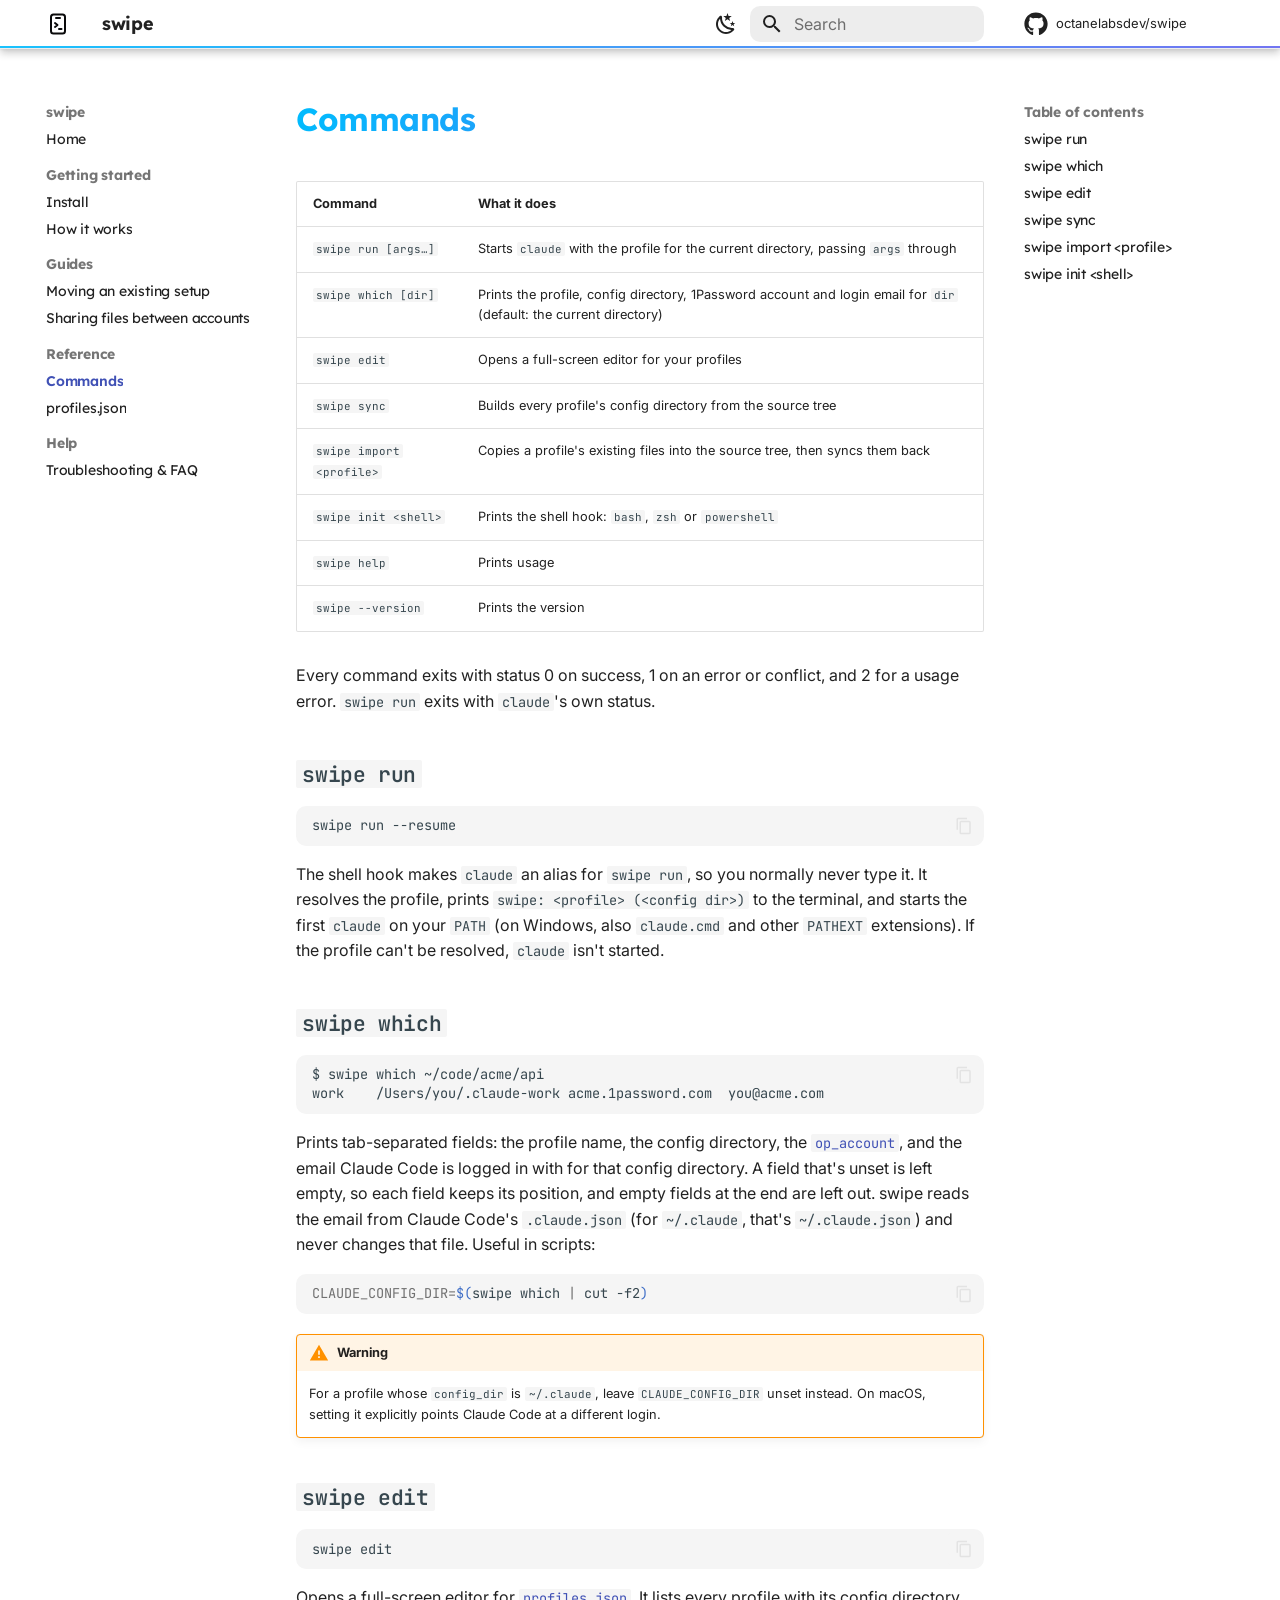
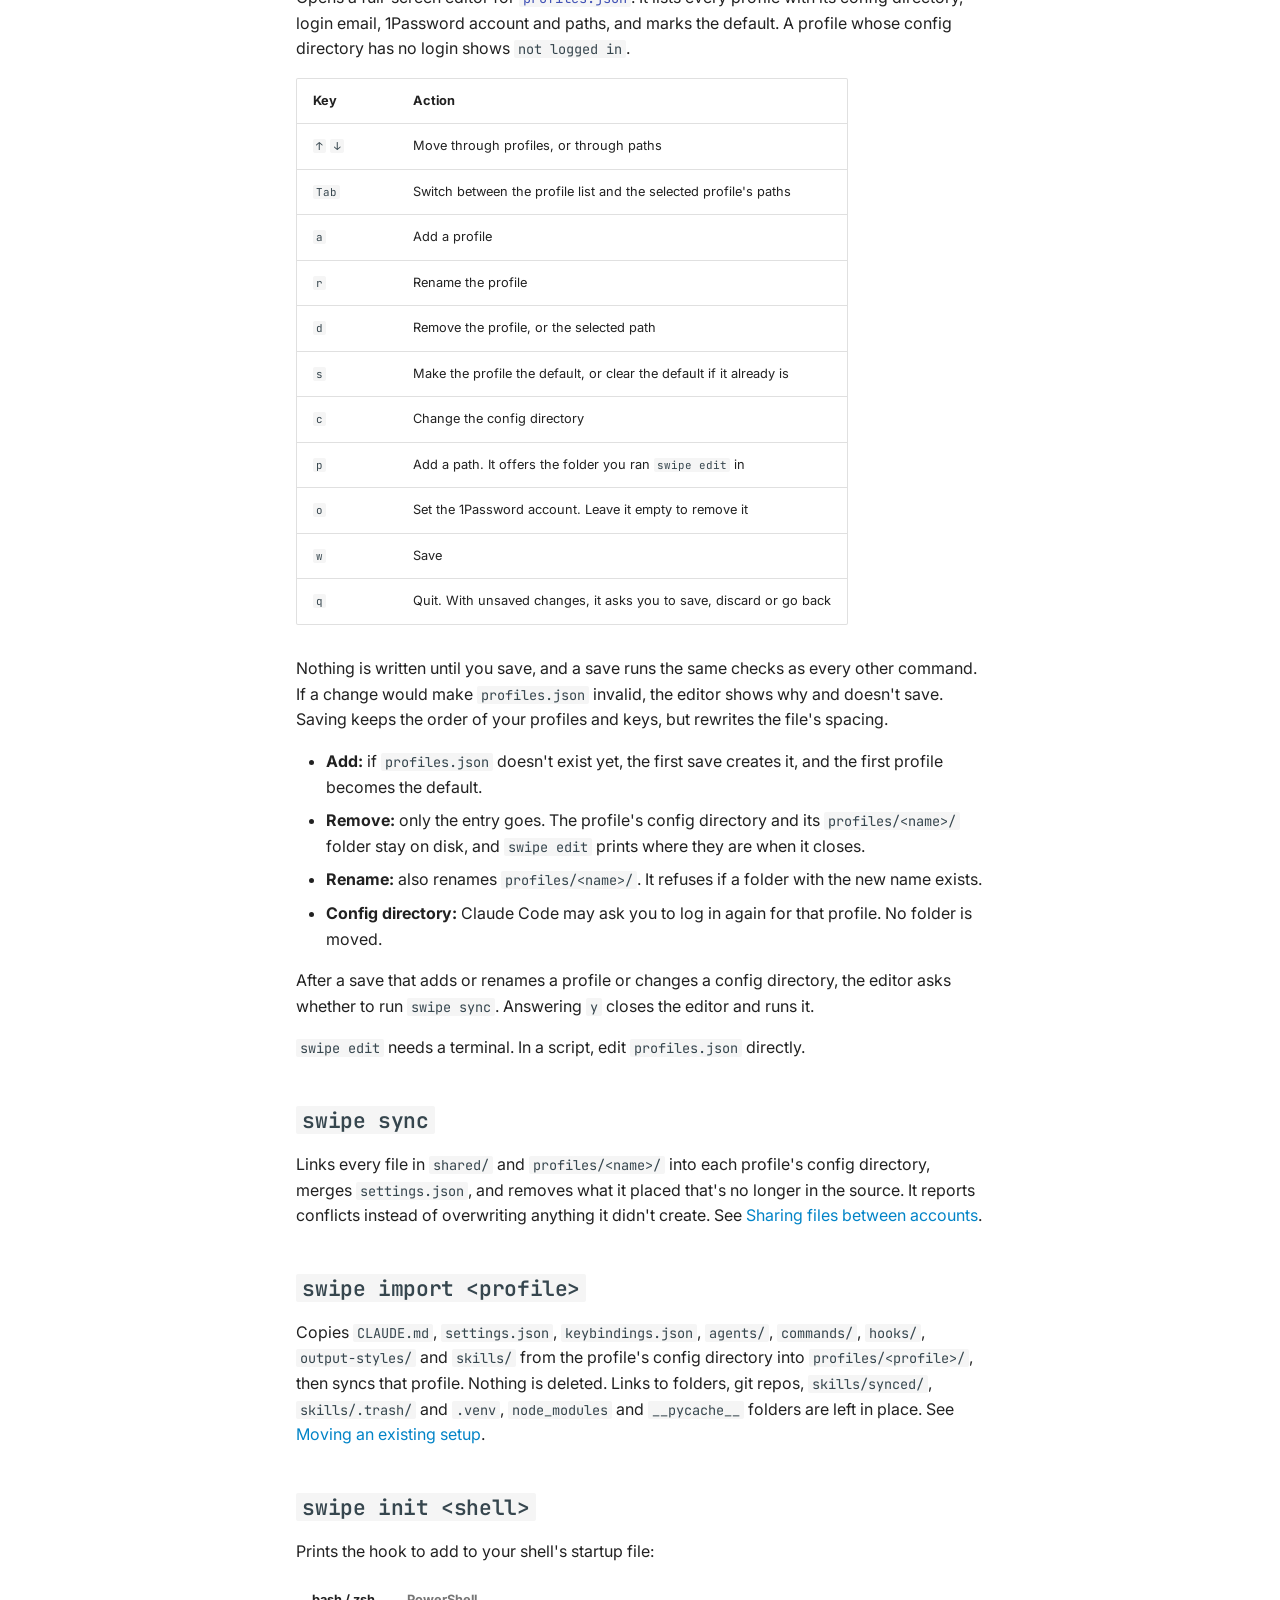
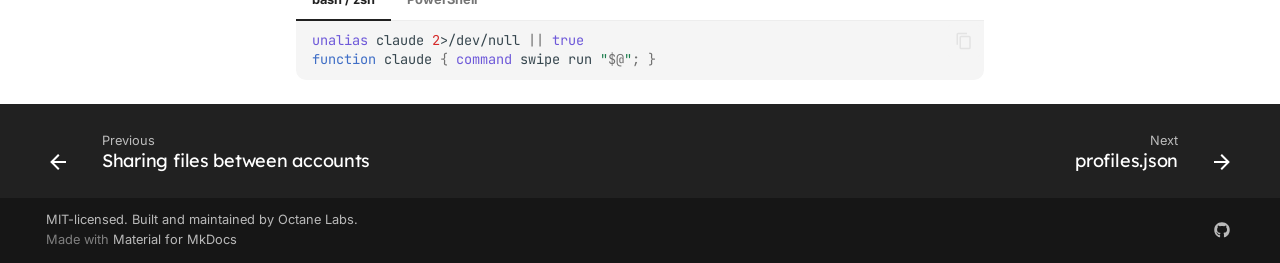
<file: commands/index.html>
<!doctype html>
<html lang="en" class="no-js">
  <head>
    
      <meta charset="utf-8">
      <meta name="viewport" content="width=device-width,initial-scale=1">
      
        <meta name="description" content="Run Claude Code with the right account for every directory, and keep your commands, hooks and settings in one place. macOS, Linux and Windows.">
      
      
      
        <link rel="canonical" href="https://swipe.octanelabs.dev/commands/">
      
      
        <link rel="prev" href="../syncing/">
      
      
        <link rel="next" href="../configuration/">
      
      
        
      
      
      <link rel="icon" href="../assets/mark.svg">
      <meta name="generator" content="mkdocs-1.6.1, mkdocs-material-9.7.7">
    
    
      
        <title>Commands - swipe</title>
      
    
    
      <link rel="stylesheet" href="../assets/stylesheets/main.ec1eaa64.min.css">
      
        
        <link rel="stylesheet" href="../assets/stylesheets/palette.ab4e12ef.min.css">
      
      


    
    
      
    
    
      
        
        
        <link rel="preconnect" href="https://fonts.gstatic.com" crossorigin>
        <link rel="stylesheet" href="https://fonts.googleapis.com/css?family=Inter:300,300i,400,400i,700,700i%7CJetBrains+Mono:400,400i,700,700i&display=fallback">
        <style>:root{--md-text-font:"Inter";--md-code-font:"JetBrains Mono"}</style>
      
    
    
      <link rel="stylesheet" href="../stylesheets/syntax.css">
    
    <script>__md_scope=new URL("..",location),__md_hash=e=>[...e].reduce(((e,_)=>(e<<5)-e+_.charCodeAt(0)),0),__md_get=(e,_=localStorage,t=__md_scope)=>JSON.parse(_.getItem(t.pathname+"."+e)),__md_set=(e,_,t=localStorage,a=__md_scope)=>{try{t.setItem(a.pathname+"."+e,JSON.stringify(_))}catch(e){}}</script>
    
      

    
    
  </head>
  
  
    
    
      
    
    
    
    
    <body dir="ltr" data-md-color-scheme="default" data-md-color-primary="white" data-md-color-accent="cyan">
  
    
    <input class="md-toggle" data-md-toggle="drawer" type="checkbox" id="__drawer" autocomplete="off">
    <input class="md-toggle" data-md-toggle="search" type="checkbox" id="__search" autocomplete="off">
    <label class="md-overlay" for="__drawer"></label>
    <div data-md-component="skip">
      
        
        <a href="#commands" class="md-skip">
          Skip to content
        </a>
      
    </div>
    <div data-md-component="announce">
      
    </div>
    
    
      

  

<header class="md-header md-header--shadow" data-md-component="header">
  <nav class="md-header__inner md-grid" aria-label="Header">
    <a href=".." title="swipe" class="md-header__button md-logo" aria-label="swipe" data-md-component="logo">
      
  <img src="../assets/mark.svg" alt="logo">

    </a>
    <label class="md-header__button md-icon" for="__drawer">
      
      <svg xmlns="http://www.w3.org/2000/svg" viewBox="0 0 24 24"><path d="M3 6h18v2H3zm0 5h18v2H3zm0 5h18v2H3z"/></svg>
    </label>
    <div class="md-header__title" data-md-component="header-title">
      <div class="md-header__ellipsis">
        <div class="md-header__topic">
          <span class="md-ellipsis">
            swipe
          </span>
        </div>
        <div class="md-header__topic" data-md-component="header-topic">
          <span class="md-ellipsis">
            
              Commands
            
          </span>
        </div>
      </div>
    </div>
    
      
        <form class="md-header__option" data-md-component="palette">
  
    
    
    
    <input class="md-option" data-md-color-media="(prefers-color-scheme: light)" data-md-color-scheme="default" data-md-color-primary="white" data-md-color-accent="cyan"  aria-label="Switch to dark mode"  type="radio" name="__palette" id="__palette_0">
    
      <label class="md-header__button md-icon" title="Switch to dark mode" for="__palette_1" hidden>
        <svg xmlns="http://www.w3.org/2000/svg" viewBox="0 0 24 24"><path d="m17.75 4.09-2.53 1.94.91 3.06-2.63-1.81-2.63 1.81.91-3.06-2.53-1.94L12.44 4l1.06-3 1.06 3zm3.5 6.91-1.64 1.25.59 1.98-1.7-1.17-1.7 1.17.59-1.98L15.75 11l2.06-.05L18.5 9l.69 1.95zm-2.28 4.95c.83-.08 1.72 1.1 1.19 1.85-.32.45-.66.87-1.08 1.27C15.17 23 8.84 23 4.94 19.07c-3.91-3.9-3.91-10.24 0-14.14.4-.4.82-.76 1.27-1.08.75-.53 1.93.36 1.85 1.19-.27 2.86.69 5.83 2.89 8.02a9.96 9.96 0 0 0 8.02 2.89m-1.64 2.02a12.08 12.08 0 0 1-7.8-3.47c-2.17-2.19-3.33-5-3.49-7.82-2.81 3.14-2.7 7.96.31 10.98 3.02 3.01 7.84 3.12 10.98.31"/></svg>
      </label>
    
  
    
    
    
    <input class="md-option" data-md-color-media="(prefers-color-scheme: dark)" data-md-color-scheme="slate" data-md-color-primary="black" data-md-color-accent="cyan"  aria-label="Switch to light mode"  type="radio" name="__palette" id="__palette_1">
    
      <label class="md-header__button md-icon" title="Switch to light mode" for="__palette_0" hidden>
        <svg xmlns="http://www.w3.org/2000/svg" viewBox="0 0 24 24"><path d="M12 7a5 5 0 0 1 5 5 5 5 0 0 1-5 5 5 5 0 0 1-5-5 5 5 0 0 1 5-5m0 2a3 3 0 0 0-3 3 3 3 0 0 0 3 3 3 3 0 0 0 3-3 3 3 0 0 0-3-3m0-7 2.39 3.42C13.65 5.15 12.84 5 12 5s-1.65.15-2.39.42zM3.34 7l4.16-.35A7.2 7.2 0 0 0 5.94 8.5c-.44.74-.69 1.5-.83 2.29zm.02 10 1.76-3.77a7.131 7.131 0 0 0 2.38 4.14zM20.65 7l-1.77 3.79a7.02 7.02 0 0 0-2.38-4.15zm-.01 10-4.14.36c.59-.51 1.12-1.14 1.54-1.86.42-.73.69-1.5.83-2.29zM12 22l-2.41-3.44c.74.27 1.55.44 2.41.44.82 0 1.63-.17 2.37-.44z"/></svg>
      </label>
    
  
</form>
      
    
    
      <script>var palette=__md_get("__palette");if(palette&&palette.color){if("(prefers-color-scheme)"===palette.color.media){var media=matchMedia("(prefers-color-scheme: light)"),input=document.querySelector(media.matches?"[data-md-color-media='(prefers-color-scheme: light)']":"[data-md-color-media='(prefers-color-scheme: dark)']");palette.color.media=input.getAttribute("data-md-color-media"),palette.color.scheme=input.getAttribute("data-md-color-scheme"),palette.color.primary=input.getAttribute("data-md-color-primary"),palette.color.accent=input.getAttribute("data-md-color-accent")}for(var[key,value]of Object.entries(palette.color))document.body.setAttribute("data-md-color-"+key,value)}</script>
    
    
    
      
      
        <label class="md-header__button md-icon" for="__search">
          
          <svg xmlns="http://www.w3.org/2000/svg" viewBox="0 0 24 24"><path d="M9.5 3A6.5 6.5 0 0 1 16 9.5c0 1.61-.59 3.09-1.56 4.23l.27.27h.79l5 5-1.5 1.5-5-5v-.79l-.27-.27A6.52 6.52 0 0 1 9.5 16 6.5 6.5 0 0 1 3 9.5 6.5 6.5 0 0 1 9.5 3m0 2C7 5 5 7 5 9.5S7 14 9.5 14 14 12 14 9.5 12 5 9.5 5"/></svg>
        </label>
        <div class="md-search" data-md-component="search" role="dialog">
  <label class="md-search__overlay" for="__search"></label>
  <div class="md-search__inner" role="search">
    <form class="md-search__form" name="search">
      <input type="text" class="md-search__input" name="query" aria-label="Search" placeholder="Search" autocapitalize="off" autocorrect="off" autocomplete="off" spellcheck="false" data-md-component="search-query" required>
      <label class="md-search__icon md-icon" for="__search">
        
        <svg xmlns="http://www.w3.org/2000/svg" viewBox="0 0 24 24"><path d="M9.5 3A6.5 6.5 0 0 1 16 9.5c0 1.61-.59 3.09-1.56 4.23l.27.27h.79l5 5-1.5 1.5-5-5v-.79l-.27-.27A6.52 6.52 0 0 1 9.5 16 6.5 6.5 0 0 1 3 9.5 6.5 6.5 0 0 1 9.5 3m0 2C7 5 5 7 5 9.5S7 14 9.5 14 14 12 14 9.5 12 5 9.5 5"/></svg>
        
        <svg xmlns="http://www.w3.org/2000/svg" viewBox="0 0 24 24"><path d="M20 11v2H8l5.5 5.5-1.42 1.42L4.16 12l7.92-7.92L13.5 5.5 8 11z"/></svg>
      </label>
      <nav class="md-search__options" aria-label="Search">
        
        <button type="reset" class="md-search__icon md-icon" title="Clear" aria-label="Clear" tabindex="-1">
          
          <svg xmlns="http://www.w3.org/2000/svg" viewBox="0 0 24 24"><path d="M19 6.41 17.59 5 12 10.59 6.41 5 5 6.41 10.59 12 5 17.59 6.41 19 12 13.41 17.59 19 19 17.59 13.41 12z"/></svg>
        </button>
      </nav>
      
        <div class="md-search__suggest" data-md-component="search-suggest"></div>
      
    </form>
    <div class="md-search__output">
      <div class="md-search__scrollwrap" tabindex="0" data-md-scrollfix>
        <div class="md-search-result" data-md-component="search-result">
          <div class="md-search-result__meta">
            Initializing search
          </div>
          <ol class="md-search-result__list" role="presentation"></ol>
        </div>
      </div>
    </div>
  </div>
</div>
      
    
    
      <div class="md-header__source">
        <a href="https://github.com/octanelabsdev/swipe" title="Go to repository" class="md-source" data-md-component="source">
  <div class="md-source__icon md-icon">
    
    <svg xmlns="http://www.w3.org/2000/svg" viewBox="0 0 512 512"><!--! Font Awesome Free 7.1.0 by @fontawesome - https://fontawesome.com License - https://fontawesome.com/license/free (Icons: CC BY 4.0, Fonts: SIL OFL 1.1, Code: MIT License) Copyright 2025 Fonticons, Inc.--><path d="M173.9 397.4c0 2-2.3 3.6-5.2 3.6-3.3.3-5.6-1.3-5.6-3.6 0-2 2.3-3.6 5.2-3.6 3-.3 5.6 1.3 5.6 3.6m-31.1-4.5c-.7 2 1.3 4.3 4.3 4.9 2.6 1 5.6 0 6.2-2s-1.3-4.3-4.3-5.2c-2.6-.7-5.5.3-6.2 2.3m44.2-1.7c-2.9.7-4.9 2.6-4.6 4.9.3 2 2.9 3.3 5.9 2.6 2.9-.7 4.9-2.6 4.6-4.6-.3-1.9-3-3.2-5.9-2.9M252.8 8C114.1 8 8 113.3 8 252c0 110.9 69.8 205.8 169.5 239.2 12.8 2.3 17.3-5.6 17.3-12.1 0-6.2-.3-40.4-.3-61.4 0 0-70 15-84.7-29.8 0 0-11.4-29.1-27.8-36.6 0 0-22.9-15.7 1.6-15.4 0 0 24.9 2 38.6 25.8 21.9 38.6 58.6 27.5 72.9 20.9 2.3-16 8.8-27.1 16-33.7-55.9-6.2-112.3-14.3-112.3-110.5 0-27.5 7.6-41.3 23.6-58.9-2.6-6.5-11.1-33.3 2.6-67.9 20.9-6.5 69 27 69 27 20-5.6 41.5-8.5 62.8-8.5s42.8 2.9 62.8 8.5c0 0 48.1-33.6 69-27 13.7 34.7 5.2 61.4 2.6 67.9 16 17.7 25.8 31.5 25.8 58.9 0 96.5-58.9 104.2-114.8 110.5 9.2 7.9 17 22.9 17 46.4 0 33.7-.3 75.4-.3 83.6 0 6.5 4.6 14.4 17.3 12.1C436.2 457.8 504 362.9 504 252 504 113.3 391.5 8 252.8 8M105.2 352.9c-1.3 1-1 3.3.7 5.2 1.6 1.6 3.9 2.3 5.2 1 1.3-1 1-3.3-.7-5.2-1.6-1.6-3.9-2.3-5.2-1m-10.8-8.1c-.7 1.3.3 2.9 2.3 3.9 1.6 1 3.6.7 4.3-.7.7-1.3-.3-2.9-2.3-3.9-2-.6-3.6-.3-4.3.7m32.4 35.6c-1.6 1.3-1 4.3 1.3 6.2 2.3 2.3 5.2 2.6 6.5 1 1.3-1.3.7-4.3-1.3-6.2-2.2-2.3-5.2-2.6-6.5-1m-11.4-14.7c-1.6 1-1.6 3.6 0 5.9s4.3 3.3 5.6 2.3c1.6-1.3 1.6-3.9 0-6.2-1.4-2.3-4-3.3-5.6-2"/></svg>
  </div>
  <div class="md-source__repository">
    octanelabsdev/swipe
  </div>
</a>
      </div>
    
  </nav>
  
</header>
    
    <div class="md-container" data-md-component="container">
      
      
        
          
        
      
      <main class="md-main" data-md-component="main">
        <div class="md-main__inner md-grid">
          
            
              
              <div class="md-sidebar md-sidebar--primary" data-md-component="sidebar" data-md-type="navigation" >
                <div class="md-sidebar__scrollwrap">
                  <div class="md-sidebar__inner">
                    



<nav class="md-nav md-nav--primary" aria-label="Navigation" data-md-level="0">
  <label class="md-nav__title" for="__drawer">
    <a href=".." title="swipe" class="md-nav__button md-logo" aria-label="swipe" data-md-component="logo">
      
  <img src="../assets/mark.svg" alt="logo">

    </a>
    swipe
  </label>
  
    <div class="md-nav__source">
      <a href="https://github.com/octanelabsdev/swipe" title="Go to repository" class="md-source" data-md-component="source">
  <div class="md-source__icon md-icon">
    
    <svg xmlns="http://www.w3.org/2000/svg" viewBox="0 0 512 512"><!--! Font Awesome Free 7.1.0 by @fontawesome - https://fontawesome.com License - https://fontawesome.com/license/free (Icons: CC BY 4.0, Fonts: SIL OFL 1.1, Code: MIT License) Copyright 2025 Fonticons, Inc.--><path d="M173.9 397.4c0 2-2.3 3.6-5.2 3.6-3.3.3-5.6-1.3-5.6-3.6 0-2 2.3-3.6 5.2-3.6 3-.3 5.6 1.3 5.6 3.6m-31.1-4.5c-.7 2 1.3 4.3 4.3 4.9 2.6 1 5.6 0 6.2-2s-1.3-4.3-4.3-5.2c-2.6-.7-5.5.3-6.2 2.3m44.2-1.7c-2.9.7-4.9 2.6-4.6 4.9.3 2 2.9 3.3 5.9 2.6 2.9-.7 4.9-2.6 4.6-4.6-.3-1.9-3-3.2-5.9-2.9M252.8 8C114.1 8 8 113.3 8 252c0 110.9 69.8 205.8 169.5 239.2 12.8 2.3 17.3-5.6 17.3-12.1 0-6.2-.3-40.4-.3-61.4 0 0-70 15-84.7-29.8 0 0-11.4-29.1-27.8-36.6 0 0-22.9-15.7 1.6-15.4 0 0 24.9 2 38.6 25.8 21.9 38.6 58.6 27.5 72.9 20.9 2.3-16 8.8-27.1 16-33.7-55.9-6.2-112.3-14.3-112.3-110.5 0-27.5 7.6-41.3 23.6-58.9-2.6-6.5-11.1-33.3 2.6-67.9 20.9-6.5 69 27 69 27 20-5.6 41.5-8.5 62.8-8.5s42.8 2.9 62.8 8.5c0 0 48.1-33.6 69-27 13.7 34.7 5.2 61.4 2.6 67.9 16 17.7 25.8 31.5 25.8 58.9 0 96.5-58.9 104.2-114.8 110.5 9.2 7.9 17 22.9 17 46.4 0 33.7-.3 75.4-.3 83.6 0 6.5 4.6 14.4 17.3 12.1C436.2 457.8 504 362.9 504 252 504 113.3 391.5 8 252.8 8M105.2 352.9c-1.3 1-1 3.3.7 5.2 1.6 1.6 3.9 2.3 5.2 1 1.3-1 1-3.3-.7-5.2-1.6-1.6-3.9-2.3-5.2-1m-10.8-8.1c-.7 1.3.3 2.9 2.3 3.9 1.6 1 3.6.7 4.3-.7.7-1.3-.3-2.9-2.3-3.9-2-.6-3.6-.3-4.3.7m32.4 35.6c-1.6 1.3-1 4.3 1.3 6.2 2.3 2.3 5.2 2.6 6.5 1 1.3-1.3.7-4.3-1.3-6.2-2.2-2.3-5.2-2.6-6.5-1m-11.4-14.7c-1.6 1-1.6 3.6 0 5.9s4.3 3.3 5.6 2.3c1.6-1.3 1.6-3.9 0-6.2-1.4-2.3-4-3.3-5.6-2"/></svg>
  </div>
  <div class="md-source__repository">
    octanelabsdev/swipe
  </div>
</a>
    </div>
  
  <ul class="md-nav__list" data-md-scrollfix>
    
      
      
  
  
  
  
    <li class="md-nav__item">
      <a href=".." class="md-nav__link">
        
  
  
  <span class="md-ellipsis">
    
  
    Home
  

    
  </span>
  
  

      </a>
    </li>
  

    
      
      
  
  
  
  
    
    
    
    
      
        
        
      
    
    
    <li class="md-nav__item md-nav__item--section md-nav__item--nested">
      
        
        
        <input class="md-nav__toggle md-toggle " type="checkbox" id="__nav_2" >
        
          
          <label class="md-nav__link" for="__nav_2" id="__nav_2_label" tabindex="">
            
  
  
  <span class="md-ellipsis">
    
  
    Getting started
  

    
  </span>
  
  

            <span class="md-nav__icon md-icon"></span>
          </label>
        
        <nav class="md-nav" data-md-level="1" aria-labelledby="__nav_2_label" aria-expanded="false">
          <label class="md-nav__title" for="__nav_2">
            <span class="md-nav__icon md-icon"></span>
            
  
    Getting started
  

          </label>
          <ul class="md-nav__list" data-md-scrollfix>
            
              
                
  
  
  
  
    <li class="md-nav__item">
      <a href="../install/" class="md-nav__link">
        
  
  
  <span class="md-ellipsis">
    
  
    Install
  

    
  </span>
  
  

      </a>
    </li>
  

              
            
              
                
  
  
  
  
    <li class="md-nav__item">
      <a href="../concepts/" class="md-nav__link">
        
  
  
  <span class="md-ellipsis">
    
  
    How it works
  

    
  </span>
  
  

      </a>
    </li>
  

              
            
          </ul>
        </nav>
      
    </li>
  

    
      
      
  
  
  
  
    
    
    
    
      
        
        
      
    
    
    <li class="md-nav__item md-nav__item--section md-nav__item--nested">
      
        
        
        <input class="md-nav__toggle md-toggle " type="checkbox" id="__nav_3" >
        
          
          <label class="md-nav__link" for="__nav_3" id="__nav_3_label" tabindex="">
            
  
  
  <span class="md-ellipsis">
    
  
    Guides
  

    
  </span>
  
  

            <span class="md-nav__icon md-icon"></span>
          </label>
        
        <nav class="md-nav" data-md-level="1" aria-labelledby="__nav_3_label" aria-expanded="false">
          <label class="md-nav__title" for="__nav_3">
            <span class="md-nav__icon md-icon"></span>
            
  
    Guides
  

          </label>
          <ul class="md-nav__list" data-md-scrollfix>
            
              
                
  
  
  
  
    <li class="md-nav__item">
      <a href="../migrating/" class="md-nav__link">
        
  
  
  <span class="md-ellipsis">
    
  
    Moving an existing setup
  

    
  </span>
  
  

      </a>
    </li>
  

              
            
              
                
  
  
  
  
    <li class="md-nav__item">
      <a href="../syncing/" class="md-nav__link">
        
  
  
  <span class="md-ellipsis">
    
  
    Sharing files between accounts
  

    
  </span>
  
  

      </a>
    </li>
  

              
            
          </ul>
        </nav>
      
    </li>
  

    
      
      
  
  
    
  
  
  
    
    
    
    
      
        
        
      
    
    
    <li class="md-nav__item md-nav__item--active md-nav__item--section md-nav__item--nested">
      
        
        
        <input class="md-nav__toggle md-toggle " type="checkbox" id="__nav_4" checked>
        
          
          <label class="md-nav__link" for="__nav_4" id="__nav_4_label" tabindex="">
            
  
  
  <span class="md-ellipsis">
    
  
    Reference
  

    
  </span>
  
  

            <span class="md-nav__icon md-icon"></span>
          </label>
        
        <nav class="md-nav" data-md-level="1" aria-labelledby="__nav_4_label" aria-expanded="true">
          <label class="md-nav__title" for="__nav_4">
            <span class="md-nav__icon md-icon"></span>
            
  
    Reference
  

          </label>
          <ul class="md-nav__list" data-md-scrollfix>
            
              
                
  
  
    
  
  
  
    <li class="md-nav__item md-nav__item--active">
      
      <input class="md-nav__toggle md-toggle" type="checkbox" id="__toc">
      
      
        
      
      
        <label class="md-nav__link md-nav__link--active" for="__toc">
          
  
  
  <span class="md-ellipsis">
    
  
    Commands
  

    
  </span>
  
  

          <span class="md-nav__icon md-icon"></span>
        </label>
      
      <a href="./" class="md-nav__link md-nav__link--active">
        
  
  
  <span class="md-ellipsis">
    
  
    Commands
  

    
  </span>
  
  

      </a>
      
        

<nav class="md-nav md-nav--secondary" aria-label="Table of contents">
  
  
  
    
  
  
    <label class="md-nav__title" for="__toc">
      <span class="md-nav__icon md-icon"></span>
      Table of contents
    </label>
    <ul class="md-nav__list" data-md-component="toc" data-md-scrollfix>
      
        <li class="md-nav__item">
  <a href="#swipe-run" class="md-nav__link">
    <span class="md-ellipsis">
      
        swipe run
      
    </span>
  </a>
  
</li>
      
        <li class="md-nav__item">
  <a href="#swipe-which" class="md-nav__link">
    <span class="md-ellipsis">
      
        swipe which
      
    </span>
  </a>
  
</li>
      
        <li class="md-nav__item">
  <a href="#swipe-edit" class="md-nav__link">
    <span class="md-ellipsis">
      
        swipe edit
      
    </span>
  </a>
  
</li>
      
        <li class="md-nav__item">
  <a href="#swipe-sync" class="md-nav__link">
    <span class="md-ellipsis">
      
        swipe sync
      
    </span>
  </a>
  
</li>
      
        <li class="md-nav__item">
  <a href="#swipe-import-profile" class="md-nav__link">
    <span class="md-ellipsis">
      
        swipe import &lt;profile&gt;
      
    </span>
  </a>
  
</li>
      
        <li class="md-nav__item">
  <a href="#swipe-init-shell" class="md-nav__link">
    <span class="md-ellipsis">
      
        swipe init &lt;shell&gt;
      
    </span>
  </a>
  
</li>
      
    </ul>
  
</nav>
      
    </li>
  

              
            
              
                
  
  
  
  
    <li class="md-nav__item">
      <a href="../configuration/" class="md-nav__link">
        
  
  
  <span class="md-ellipsis">
    
  
    profiles.json
  

    
  </span>
  
  

      </a>
    </li>
  

              
            
          </ul>
        </nav>
      
    </li>
  

    
      
      
  
  
  
  
    
    
    
    
      
        
        
      
    
    
    <li class="md-nav__item md-nav__item--section md-nav__item--nested">
      
        
        
        <input class="md-nav__toggle md-toggle " type="checkbox" id="__nav_5" >
        
          
          <label class="md-nav__link" for="__nav_5" id="__nav_5_label" tabindex="">
            
  
  
  <span class="md-ellipsis">
    
  
    Help
  

    
  </span>
  
  

            <span class="md-nav__icon md-icon"></span>
          </label>
        
        <nav class="md-nav" data-md-level="1" aria-labelledby="__nav_5_label" aria-expanded="false">
          <label class="md-nav__title" for="__nav_5">
            <span class="md-nav__icon md-icon"></span>
            
  
    Help
  

          </label>
          <ul class="md-nav__list" data-md-scrollfix>
            
              
                
  
  
  
  
    <li class="md-nav__item">
      <a href="../troubleshooting/" class="md-nav__link">
        
  
  
  <span class="md-ellipsis">
    
  
    Troubleshooting & FAQ
  

    
  </span>
  
  

      </a>
    </li>
  

              
            
          </ul>
        </nav>
      
    </li>
  

    
  </ul>
</nav>
                  </div>
                </div>
              </div>
            
            
              
              <div class="md-sidebar md-sidebar--secondary" data-md-component="sidebar" data-md-type="toc" >
                <div class="md-sidebar__scrollwrap">
                  <div class="md-sidebar__inner">
                    

<nav class="md-nav md-nav--secondary" aria-label="Table of contents">
  
  
  
    
  
  
    <label class="md-nav__title" for="__toc">
      <span class="md-nav__icon md-icon"></span>
      Table of contents
    </label>
    <ul class="md-nav__list" data-md-component="toc" data-md-scrollfix>
      
        <li class="md-nav__item">
  <a href="#swipe-run" class="md-nav__link">
    <span class="md-ellipsis">
      
        swipe run
      
    </span>
  </a>
  
</li>
      
        <li class="md-nav__item">
  <a href="#swipe-which" class="md-nav__link">
    <span class="md-ellipsis">
      
        swipe which
      
    </span>
  </a>
  
</li>
      
        <li class="md-nav__item">
  <a href="#swipe-edit" class="md-nav__link">
    <span class="md-ellipsis">
      
        swipe edit
      
    </span>
  </a>
  
</li>
      
        <li class="md-nav__item">
  <a href="#swipe-sync" class="md-nav__link">
    <span class="md-ellipsis">
      
        swipe sync
      
    </span>
  </a>
  
</li>
      
        <li class="md-nav__item">
  <a href="#swipe-import-profile" class="md-nav__link">
    <span class="md-ellipsis">
      
        swipe import &lt;profile&gt;
      
    </span>
  </a>
  
</li>
      
        <li class="md-nav__item">
  <a href="#swipe-init-shell" class="md-nav__link">
    <span class="md-ellipsis">
      
        swipe init &lt;shell&gt;
      
    </span>
  </a>
  
</li>
      
    </ul>
  
</nav>
                  </div>
                </div>
              </div>
            
          
          
            <div class="md-content" data-md-component="content">
              
              <article class="md-content__inner md-typeset">
                
                  


  
  


<h1 id="commands">Commands<a class="headerlink" href="#commands" title="Permanent link">&para;</a></h1>
<table>
<thead>
<tr>
<th>Command</th>
<th>What it does</th>
</tr>
</thead>
<tbody>
<tr>
<td><code>swipe run [args…]</code></td>
<td>Starts <code>claude</code> with the profile for the current directory, passing <code>args</code> through</td>
</tr>
<tr>
<td><code>swipe which [dir]</code></td>
<td>Prints the profile, config directory, 1Password account and login email for <code>dir</code> (default: the current directory)</td>
</tr>
<tr>
<td><code>swipe edit</code></td>
<td>Opens a full-screen editor for your profiles</td>
</tr>
<tr>
<td><code>swipe sync</code></td>
<td>Builds every profile's config directory from the source tree</td>
</tr>
<tr>
<td><code>swipe import &lt;profile&gt;</code></td>
<td>Copies a profile's existing files into the source tree, then syncs them back</td>
</tr>
<tr>
<td><code>swipe init &lt;shell&gt;</code></td>
<td>Prints the shell hook: <code>bash</code>, <code>zsh</code> or <code>powershell</code></td>
</tr>
<tr>
<td><code>swipe help</code></td>
<td>Prints usage</td>
</tr>
<tr>
<td><code>swipe --version</code></td>
<td>Prints the version</td>
</tr>
</tbody>
</table>
<p>Every command exits with status 0 on success, 1 on an error or conflict, and 2 for a usage error.
<code>swipe run</code> exits with <code>claude</code>'s own status.</p>
<h2 id="swipe-run"><code>swipe run</code><a class="headerlink" href="#swipe-run" title="Permanent link">&para;</a></h2>
<div class="highlight"><pre><span></span><code><a id="__codelineno-0-1" name="__codelineno-0-1" href="#__codelineno-0-1"></a>swipe<span class="w"> </span>run<span class="w"> </span>--resume
</code></pre></div>
<p>The shell hook makes <code>claude</code> an alias for <code>swipe run</code>, so you normally never type it. It resolves
the profile, prints <code>swipe: &lt;profile&gt; (&lt;config dir&gt;)</code> to the terminal, and starts the first
<code>claude</code> on your <code>PATH</code> (on Windows, also <code>claude.cmd</code> and other <code>PATHEXT</code> extensions). If the
profile can't be resolved, <code>claude</code> isn't started.</p>
<h2 id="swipe-which"><code>swipe which</code><a class="headerlink" href="#swipe-which" title="Permanent link">&para;</a></h2>
<div class="highlight"><pre><span></span><code><a id="__codelineno-1-1" name="__codelineno-1-1" href="#__codelineno-1-1"></a>$<span class="w"> </span>swipe<span class="w"> </span>which<span class="w"> </span>~/code/acme/api
<a id="__codelineno-1-2" name="__codelineno-1-2" href="#__codelineno-1-2"></a>work<span class="w">    </span>/Users/you/.claude-work<span class="w"> </span>acme.1password.com<span class="w">  </span>you@acme.com
</code></pre></div>
<p>Prints tab-separated fields: the profile name, the config directory, the
<a href="../configuration/#op_account"><code>op_account</code></a>, and the email Claude Code is logged in with for that
config directory. A field that's unset is left empty, so each field keeps its position, and empty
fields at the end are left out. swipe reads the email from Claude Code's <code>.claude.json</code> (for
<code>~/.claude</code>, that's <code>~/.claude.json</code>) and never changes that file. Useful in scripts:</p>
<div class="highlight"><pre><span></span><code><a id="__codelineno-2-1" name="__codelineno-2-1" href="#__codelineno-2-1"></a><span class="nv">CLAUDE_CONFIG_DIR</span><span class="o">=</span><span class="k">$(</span>swipe<span class="w"> </span>which<span class="w"> </span><span class="p">|</span><span class="w"> </span>cut<span class="w"> </span>-f2<span class="k">)</span>
</code></pre></div>
<div class="admonition warning">
<p class="admonition-title">Warning</p>
<p>For a profile whose <code>config_dir</code> is <code>~/.claude</code>, leave <code>CLAUDE_CONFIG_DIR</code> unset instead. On
macOS, setting it explicitly points Claude Code at a different login.</p>
</div>
<h2 id="swipe-edit"><code>swipe edit</code><a class="headerlink" href="#swipe-edit" title="Permanent link">&para;</a></h2>
<div class="highlight"><pre><span></span><code><a id="__codelineno-3-1" name="__codelineno-3-1" href="#__codelineno-3-1"></a>swipe<span class="w"> </span>edit
</code></pre></div>
<p>Opens a full-screen editor for <a href="../configuration/"><code>profiles.json</code></a>. It lists every profile with its
config directory, login email, 1Password account and paths, and marks the default. A profile
whose config directory has no login shows <code>not logged in</code>.</p>
<table>
<thead>
<tr>
<th>Key</th>
<th>Action</th>
</tr>
</thead>
<tbody>
<tr>
<td><code>↑</code> <code>↓</code></td>
<td>Move through profiles, or through paths</td>
</tr>
<tr>
<td><code>Tab</code></td>
<td>Switch between the profile list and the selected profile's paths</td>
</tr>
<tr>
<td><code>a</code></td>
<td>Add a profile</td>
</tr>
<tr>
<td><code>r</code></td>
<td>Rename the profile</td>
</tr>
<tr>
<td><code>d</code></td>
<td>Remove the profile, or the selected path</td>
</tr>
<tr>
<td><code>s</code></td>
<td>Make the profile the default, or clear the default if it already is</td>
</tr>
<tr>
<td><code>c</code></td>
<td>Change the config directory</td>
</tr>
<tr>
<td><code>p</code></td>
<td>Add a path. It offers the folder you ran <code>swipe edit</code> in</td>
</tr>
<tr>
<td><code>o</code></td>
<td>Set the 1Password account. Leave it empty to remove it</td>
</tr>
<tr>
<td><code>w</code></td>
<td>Save</td>
</tr>
<tr>
<td><code>q</code></td>
<td>Quit. With unsaved changes, it asks you to save, discard or go back</td>
</tr>
</tbody>
</table>
<p>Nothing is written until you save, and a save runs the same checks as every other command. If a
change would make <code>profiles.json</code> invalid, the editor shows why and doesn't save. Saving keeps the
order of your profiles and keys, but rewrites the file's spacing.</p>
<ul>
<li><strong>Add:</strong> if <code>profiles.json</code> doesn't exist yet, the first save creates it, and the first profile
  becomes the default.</li>
<li><strong>Remove:</strong> only the entry goes. The profile's config directory and its <code>profiles/&lt;name&gt;/</code>
  folder stay on disk, and <code>swipe edit</code> prints where they are when it closes.</li>
<li><strong>Rename:</strong> also renames <code>profiles/&lt;name&gt;/</code>. It refuses if a folder with the new name exists.</li>
<li><strong>Config directory:</strong> Claude Code may ask you to log in again for that profile. No folder is
  moved.</li>
</ul>
<p>After a save that adds or renames a profile or changes a config directory, the editor asks
whether to run <code>swipe sync</code>. Answering <code>y</code> closes the editor and runs it.</p>
<p><code>swipe edit</code> needs a terminal. In a script, edit <code>profiles.json</code> directly.</p>
<h2 id="swipe-sync"><code>swipe sync</code><a class="headerlink" href="#swipe-sync" title="Permanent link">&para;</a></h2>
<p>Links every file in <code>shared/</code> and <code>profiles/&lt;name&gt;/</code> into each profile's config directory, merges
<code>settings.json</code>, and removes what it placed that's no longer in the source. It reports conflicts
instead of overwriting anything it didn't create. See <a href="../syncing/">Sharing files between accounts</a>.</p>
<h2 id="swipe-import-profile"><code>swipe import &lt;profile&gt;</code><a class="headerlink" href="#swipe-import-profile" title="Permanent link">&para;</a></h2>
<p>Copies <code>CLAUDE.md</code>, <code>settings.json</code>, <code>keybindings.json</code>, <code>agents/</code>, <code>commands/</code>, <code>hooks/</code>,
<code>output-styles/</code> and <code>skills/</code> from the profile's config directory into <code>profiles/&lt;profile&gt;/</code>, then
syncs that profile. Nothing is deleted. Links to folders, git repos, <code>skills/synced/</code>,
<code>skills/.trash/</code> and <code>.venv</code>, <code>node_modules</code> and <code>__pycache__</code> folders are left in place. See
<a href="../migrating/">Moving an existing setup</a>.</p>
<h2 id="swipe-init-shell"><code>swipe init &lt;shell&gt;</code><a class="headerlink" href="#swipe-init-shell" title="Permanent link">&para;</a></h2>
<p>Prints the hook to add to your shell's startup file:</p>
<div class="tabbed-set tabbed-alternate" data-tabs="1:2"><input checked="checked" id="__tabbed_1_1" name="__tabbed_1" type="radio" /><input id="__tabbed_1_2" name="__tabbed_1" type="radio" /><div class="tabbed-labels"><label for="__tabbed_1_1">bash / zsh</label><label for="__tabbed_1_2">PowerShell</label></div>
<div class="tabbed-content">
<div class="tabbed-block">
<div class="highlight"><pre><span></span><code><a id="__codelineno-4-1" name="__codelineno-4-1" href="#__codelineno-4-1"></a><span class="nb">unalias</span><span class="w"> </span>claude<span class="w"> </span><span class="m">2</span>&gt;/dev/null<span class="w"> </span><span class="o">||</span><span class="w"> </span><span class="nb">true</span>
<a id="__codelineno-4-2" name="__codelineno-4-2" href="#__codelineno-4-2"></a><span class="k">function</span><span class="w"> </span>claude<span class="w"> </span><span class="o">{</span><span class="w"> </span><span class="nb">command</span><span class="w"> </span>swipe<span class="w"> </span>run<span class="w"> </span><span class="s2">"</span><span class="nv">$@</span><span class="s2">"</span><span class="p">;</span><span class="w"> </span><span class="o">}</span>
</code></pre></div>
</div>
<div class="tabbed-block">
<div class="highlight"><pre><span></span><code><a id="__codelineno-5-1" name="__codelineno-5-1" href="#__codelineno-5-1"></a><span class="nb">Remove-Item</span> <span class="k">Alias</span><span class="p">:</span><span class="n">claude</span> <span class="n">-ErrorAction</span> <span class="n">SilentlyContinue</span>
<a id="__codelineno-5-2" name="__codelineno-5-2" href="#__codelineno-5-2"></a><span class="k">function</span> <span class="n">claude</span> <span class="p">{</span> <span class="n">swipe</span> <span class="n">run</span> <span class="nv">@args</span> <span class="p">}</span>
</code></pre></div>
</div>
</div>
</div>












                
              </article>
            </div>
          
          
  <script>var tabs=__md_get("__tabs");if(Array.isArray(tabs))e:for(var set of document.querySelectorAll(".tabbed-set")){var labels=set.querySelector(".tabbed-labels");for(var tab of tabs)for(var label of labels.getElementsByTagName("label"))if(label.innerText.trim()===tab){var input=document.getElementById(label.htmlFor);input.checked=!0;continue e}}</script>

<script>var target=document.getElementById(location.hash.slice(1));target&&target.name&&(target.checked=target.name.startsWith("__tabbed_"))</script>
        </div>
        
          <button type="button" class="md-top md-icon" data-md-component="top" hidden>
  
  <svg xmlns="http://www.w3.org/2000/svg" viewBox="0 0 24 24"><path d="M13 20h-2V8l-5.5 5.5-1.42-1.42L12 4.16l7.92 7.92-1.42 1.42L13 8z"/></svg>
  Back to top
</button>
        
      </main>
      
        <footer class="md-footer">
  
    
      
      <nav class="md-footer__inner md-grid" aria-label="Footer" >
        
          
          <a href="../syncing/" class="md-footer__link md-footer__link--prev" aria-label="Previous: Sharing files between accounts">
            <div class="md-footer__button md-icon">
              
              <svg xmlns="http://www.w3.org/2000/svg" viewBox="0 0 24 24"><path d="M20 11v2H8l5.5 5.5-1.42 1.42L4.16 12l7.92-7.92L13.5 5.5 8 11z"/></svg>
            </div>
            <div class="md-footer__title">
              <span class="md-footer__direction">
                Previous
              </span>
              <div class="md-ellipsis">
                Sharing files between accounts
              </div>
            </div>
          </a>
        
        
          
          <a href="../configuration/" class="md-footer__link md-footer__link--next" aria-label="Next: profiles.json">
            <div class="md-footer__title">
              <span class="md-footer__direction">
                Next
              </span>
              <div class="md-ellipsis">
                profiles.json
              </div>
            </div>
            <div class="md-footer__button md-icon">
              
              <svg xmlns="http://www.w3.org/2000/svg" viewBox="0 0 24 24"><path d="M4 11v2h12l-5.5 5.5 1.42 1.42L19.84 12l-7.92-7.92L10.5 5.5 16 11z"/></svg>
            </div>
          </a>
        
      </nav>
    
  
  <div class="md-footer-meta md-typeset">
    <div class="md-footer-meta__inner md-grid">
      <div class="md-copyright">
  
    <div class="md-copyright__highlight">
      MIT-licensed. Built and maintained by Octane Labs.
    </div>
  
  
    Made with
    <a href="https://squidfunk.github.io/mkdocs-material/" target="_blank" rel="noopener">
      Material for MkDocs
    </a>
  
</div>
      
        
<div class="md-social">
  
    
    
    
    
      
      
    
    <a href="https://github.com/octanelabsdev/swipe" target="_blank" rel="noopener" title="github.com" class="md-social__link">
      <svg xmlns="http://www.w3.org/2000/svg" viewBox="0 0 512 512"><!--! Font Awesome Free 7.1.0 by @fontawesome - https://fontawesome.com License - https://fontawesome.com/license/free (Icons: CC BY 4.0, Fonts: SIL OFL 1.1, Code: MIT License) Copyright 2025 Fonticons, Inc.--><path d="M173.9 397.4c0 2-2.3 3.6-5.2 3.6-3.3.3-5.6-1.3-5.6-3.6 0-2 2.3-3.6 5.2-3.6 3-.3 5.6 1.3 5.6 3.6m-31.1-4.5c-.7 2 1.3 4.3 4.3 4.9 2.6 1 5.6 0 6.2-2s-1.3-4.3-4.3-5.2c-2.6-.7-5.5.3-6.2 2.3m44.2-1.7c-2.9.7-4.9 2.6-4.6 4.9.3 2 2.9 3.3 5.9 2.6 2.9-.7 4.9-2.6 4.6-4.6-.3-1.9-3-3.2-5.9-2.9M252.8 8C114.1 8 8 113.3 8 252c0 110.9 69.8 205.8 169.5 239.2 12.8 2.3 17.3-5.6 17.3-12.1 0-6.2-.3-40.4-.3-61.4 0 0-70 15-84.7-29.8 0 0-11.4-29.1-27.8-36.6 0 0-22.9-15.7 1.6-15.4 0 0 24.9 2 38.6 25.8 21.9 38.6 58.6 27.5 72.9 20.9 2.3-16 8.8-27.1 16-33.7-55.9-6.2-112.3-14.3-112.3-110.5 0-27.5 7.6-41.3 23.6-58.9-2.6-6.5-11.1-33.3 2.6-67.9 20.9-6.5 69 27 69 27 20-5.6 41.5-8.5 62.8-8.5s42.8 2.9 62.8 8.5c0 0 48.1-33.6 69-27 13.7 34.7 5.2 61.4 2.6 67.9 16 17.7 25.8 31.5 25.8 58.9 0 96.5-58.9 104.2-114.8 110.5 9.2 7.9 17 22.9 17 46.4 0 33.7-.3 75.4-.3 83.6 0 6.5 4.6 14.4 17.3 12.1C436.2 457.8 504 362.9 504 252 504 113.3 391.5 8 252.8 8M105.2 352.9c-1.3 1-1 3.3.7 5.2 1.6 1.6 3.9 2.3 5.2 1 1.3-1 1-3.3-.7-5.2-1.6-1.6-3.9-2.3-5.2-1m-10.8-8.1c-.7 1.3.3 2.9 2.3 3.9 1.6 1 3.6.7 4.3-.7.7-1.3-.3-2.9-2.3-3.9-2-.6-3.6-.3-4.3.7m32.4 35.6c-1.6 1.3-1 4.3 1.3 6.2 2.3 2.3 5.2 2.6 6.5 1 1.3-1.3.7-4.3-1.3-6.2-2.2-2.3-5.2-2.6-6.5-1m-11.4-14.7c-1.6 1-1.6 3.6 0 5.9s4.3 3.3 5.6 2.3c1.6-1.3 1.6-3.9 0-6.2-1.4-2.3-4-3.3-5.6-2"/></svg>
    </a>
  
</div>
      
    </div>
  </div>
</footer>
      
    </div>
    <div class="md-dialog" data-md-component="dialog">
      <div class="md-dialog__inner md-typeset"></div>
    </div>
    
    
    
      
      
      <script id="__config" type="application/json">{"annotate": null, "base": "..", "features": ["navigation.instant", "navigation.tracking", "navigation.top", "navigation.sections", "navigation.footer", "toc.follow", "search.suggest", "search.highlight", "content.code.copy", "content.tabs.link"], "search": "../assets/javascripts/workers/search.2c215733.min.js", "tags": null, "translations": {"clipboard.copied": "Copied to clipboard", "clipboard.copy": "Copy to clipboard", "search.result.more.one": "1 more on this page", "search.result.more.other": "# more on this page", "search.result.none": "No matching documents", "search.result.one": "1 matching document", "search.result.other": "# matching documents", "search.result.placeholder": "Type to start searching", "search.result.term.missing": "Missing", "select.version": "Select version"}, "version": null}</script>
    
    
      <script src="../assets/javascripts/bundle.d7400e89.min.js"></script>
      
    
  </body>
</html>
</file>
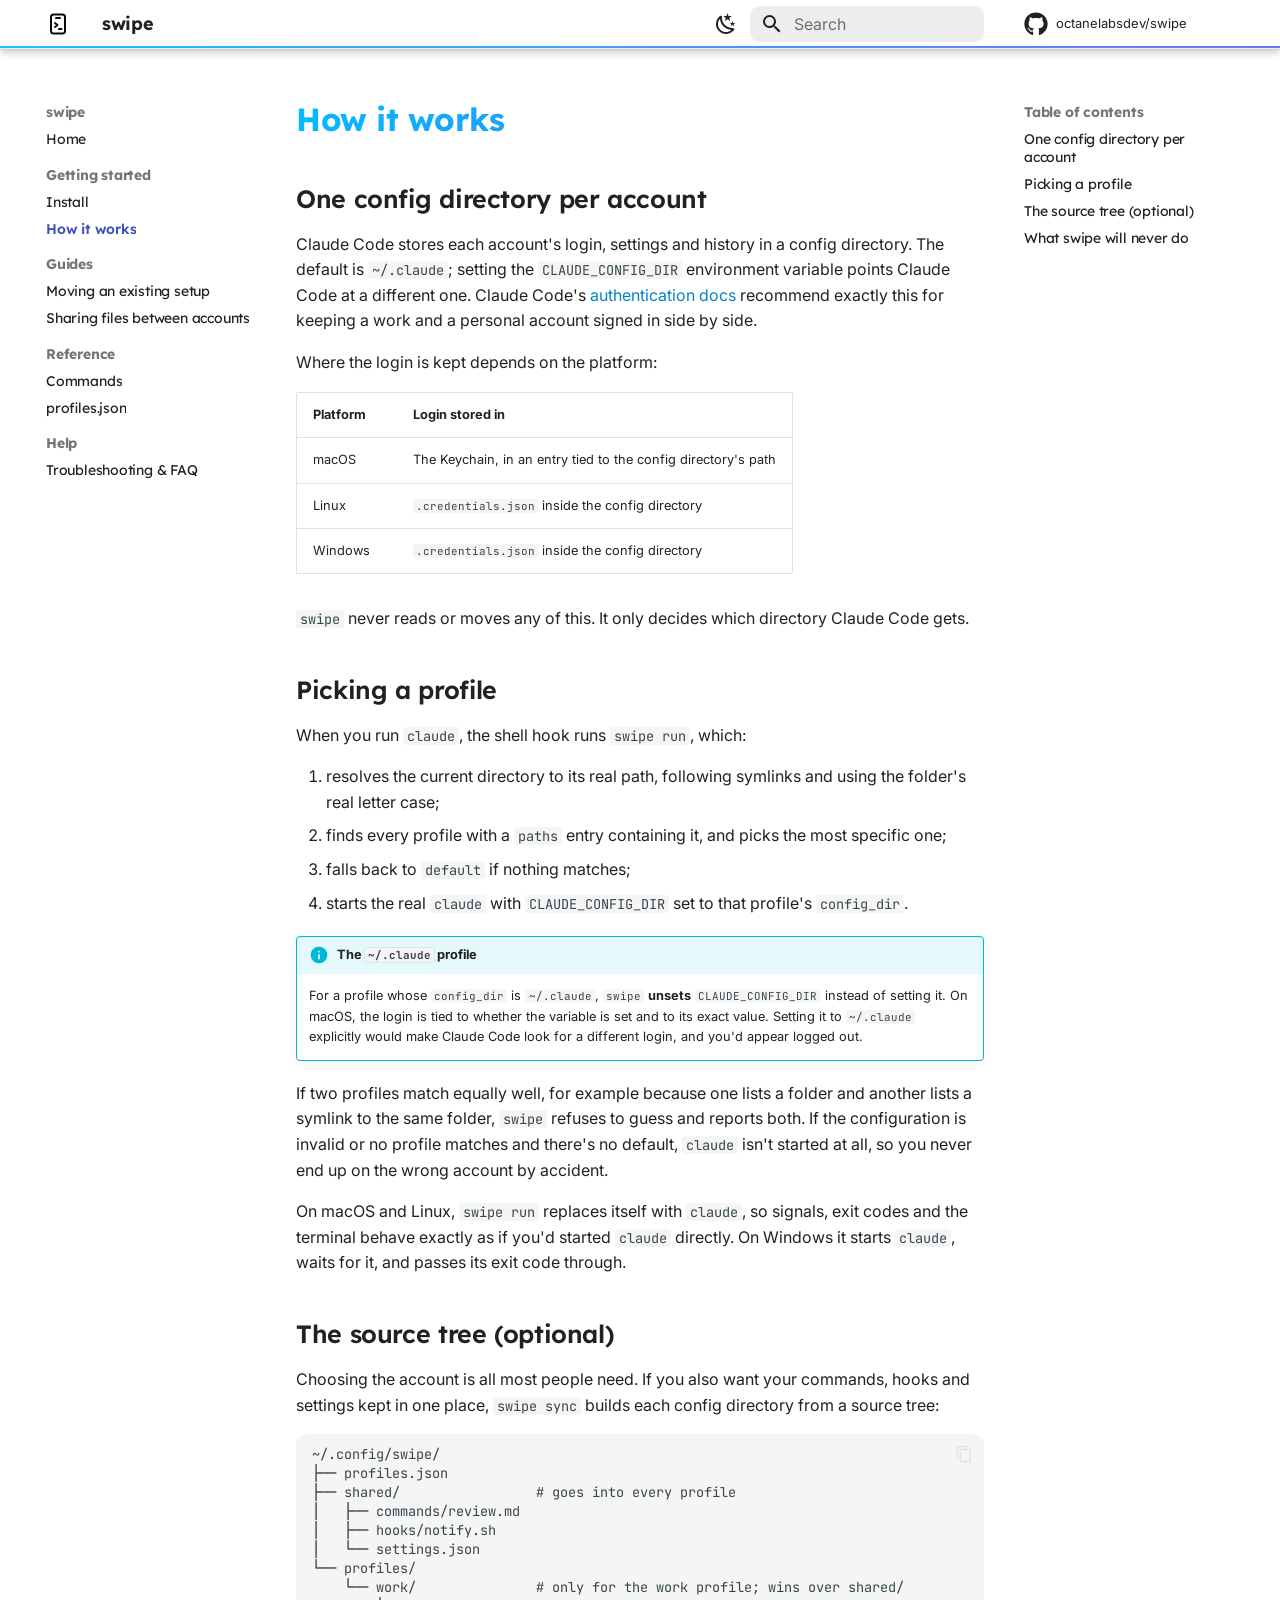
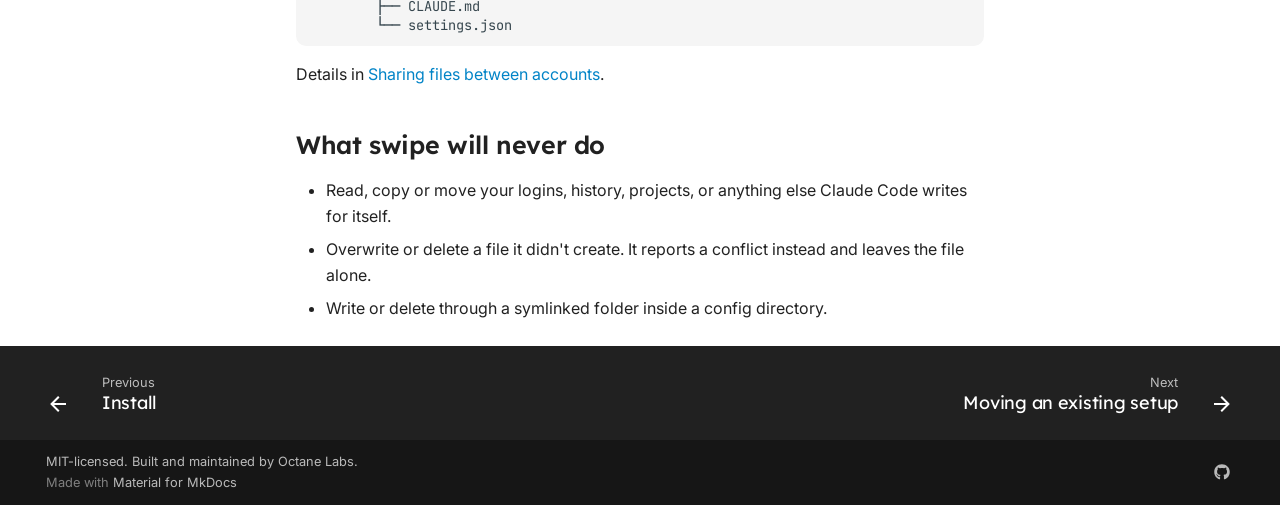
<file: concepts/index.html>
<!doctype html>
<html lang="en" class="no-js">
  <head>
    
      <meta charset="utf-8">
      <meta name="viewport" content="width=device-width,initial-scale=1">
      
        <meta name="description" content="Run Claude Code with the right account for every directory, and keep your commands, hooks and settings in one place. macOS, Linux and Windows.">
      
      
      
        <link rel="canonical" href="https://swipe.octanelabs.dev/concepts/">
      
      
        <link rel="prev" href="../install/">
      
      
        <link rel="next" href="../migrating/">
      
      
        
      
      
      <link rel="icon" href="../assets/mark.svg">
      <meta name="generator" content="mkdocs-1.6.1, mkdocs-material-9.7.7">
    
    
      
        <title>How it works - swipe</title>
      
    
    
      <link rel="stylesheet" href="../assets/stylesheets/main.ec1eaa64.min.css">
      
        
        <link rel="stylesheet" href="../assets/stylesheets/palette.ab4e12ef.min.css">
      
      


    
    
      
    
    
      
        
        
        <link rel="preconnect" href="https://fonts.gstatic.com" crossorigin>
        <link rel="stylesheet" href="https://fonts.googleapis.com/css?family=Inter:300,300i,400,400i,700,700i%7CJetBrains+Mono:400,400i,700,700i&display=fallback">
        <style>:root{--md-text-font:"Inter";--md-code-font:"JetBrains Mono"}</style>
      
    
    
      <link rel="stylesheet" href="../stylesheets/syntax.css">
    
    <script>__md_scope=new URL("..",location),__md_hash=e=>[...e].reduce(((e,_)=>(e<<5)-e+_.charCodeAt(0)),0),__md_get=(e,_=localStorage,t=__md_scope)=>JSON.parse(_.getItem(t.pathname+"."+e)),__md_set=(e,_,t=localStorage,a=__md_scope)=>{try{t.setItem(a.pathname+"."+e,JSON.stringify(_))}catch(e){}}</script>
    
      

    
    
  </head>
  
  
    
    
      
    
    
    
    
    <body dir="ltr" data-md-color-scheme="default" data-md-color-primary="white" data-md-color-accent="cyan">
  
    
    <input class="md-toggle" data-md-toggle="drawer" type="checkbox" id="__drawer" autocomplete="off">
    <input class="md-toggle" data-md-toggle="search" type="checkbox" id="__search" autocomplete="off">
    <label class="md-overlay" for="__drawer"></label>
    <div data-md-component="skip">
      
        
        <a href="#how-it-works" class="md-skip">
          Skip to content
        </a>
      
    </div>
    <div data-md-component="announce">
      
    </div>
    
    
      

  

<header class="md-header md-header--shadow" data-md-component="header">
  <nav class="md-header__inner md-grid" aria-label="Header">
    <a href=".." title="swipe" class="md-header__button md-logo" aria-label="swipe" data-md-component="logo">
      
  <img src="../assets/mark.svg" alt="logo">

    </a>
    <label class="md-header__button md-icon" for="__drawer">
      
      <svg xmlns="http://www.w3.org/2000/svg" viewBox="0 0 24 24"><path d="M3 6h18v2H3zm0 5h18v2H3zm0 5h18v2H3z"/></svg>
    </label>
    <div class="md-header__title" data-md-component="header-title">
      <div class="md-header__ellipsis">
        <div class="md-header__topic">
          <span class="md-ellipsis">
            swipe
          </span>
        </div>
        <div class="md-header__topic" data-md-component="header-topic">
          <span class="md-ellipsis">
            
              How it works
            
          </span>
        </div>
      </div>
    </div>
    
      
        <form class="md-header__option" data-md-component="palette">
  
    
    
    
    <input class="md-option" data-md-color-media="(prefers-color-scheme: light)" data-md-color-scheme="default" data-md-color-primary="white" data-md-color-accent="cyan"  aria-label="Switch to dark mode"  type="radio" name="__palette" id="__palette_0">
    
      <label class="md-header__button md-icon" title="Switch to dark mode" for="__palette_1" hidden>
        <svg xmlns="http://www.w3.org/2000/svg" viewBox="0 0 24 24"><path d="m17.75 4.09-2.53 1.94.91 3.06-2.63-1.81-2.63 1.81.91-3.06-2.53-1.94L12.44 4l1.06-3 1.06 3zm3.5 6.91-1.64 1.25.59 1.98-1.7-1.17-1.7 1.17.59-1.98L15.75 11l2.06-.05L18.5 9l.69 1.95zm-2.28 4.95c.83-.08 1.72 1.1 1.19 1.85-.32.45-.66.87-1.08 1.27C15.17 23 8.84 23 4.94 19.07c-3.91-3.9-3.91-10.24 0-14.14.4-.4.82-.76 1.27-1.08.75-.53 1.93.36 1.85 1.19-.27 2.86.69 5.83 2.89 8.02a9.96 9.96 0 0 0 8.02 2.89m-1.64 2.02a12.08 12.08 0 0 1-7.8-3.47c-2.17-2.19-3.33-5-3.49-7.82-2.81 3.14-2.7 7.96.31 10.98 3.02 3.01 7.84 3.12 10.98.31"/></svg>
      </label>
    
  
    
    
    
    <input class="md-option" data-md-color-media="(prefers-color-scheme: dark)" data-md-color-scheme="slate" data-md-color-primary="black" data-md-color-accent="cyan"  aria-label="Switch to light mode"  type="radio" name="__palette" id="__palette_1">
    
      <label class="md-header__button md-icon" title="Switch to light mode" for="__palette_0" hidden>
        <svg xmlns="http://www.w3.org/2000/svg" viewBox="0 0 24 24"><path d="M12 7a5 5 0 0 1 5 5 5 5 0 0 1-5 5 5 5 0 0 1-5-5 5 5 0 0 1 5-5m0 2a3 3 0 0 0-3 3 3 3 0 0 0 3 3 3 3 0 0 0 3-3 3 3 0 0 0-3-3m0-7 2.39 3.42C13.65 5.15 12.84 5 12 5s-1.65.15-2.39.42zM3.34 7l4.16-.35A7.2 7.2 0 0 0 5.94 8.5c-.44.74-.69 1.5-.83 2.29zm.02 10 1.76-3.77a7.131 7.131 0 0 0 2.38 4.14zM20.65 7l-1.77 3.79a7.02 7.02 0 0 0-2.38-4.15zm-.01 10-4.14.36c.59-.51 1.12-1.14 1.54-1.86.42-.73.69-1.5.83-2.29zM12 22l-2.41-3.44c.74.27 1.55.44 2.41.44.82 0 1.63-.17 2.37-.44z"/></svg>
      </label>
    
  
</form>
      
    
    
      <script>var palette=__md_get("__palette");if(palette&&palette.color){if("(prefers-color-scheme)"===palette.color.media){var media=matchMedia("(prefers-color-scheme: light)"),input=document.querySelector(media.matches?"[data-md-color-media='(prefers-color-scheme: light)']":"[data-md-color-media='(prefers-color-scheme: dark)']");palette.color.media=input.getAttribute("data-md-color-media"),palette.color.scheme=input.getAttribute("data-md-color-scheme"),palette.color.primary=input.getAttribute("data-md-color-primary"),palette.color.accent=input.getAttribute("data-md-color-accent")}for(var[key,value]of Object.entries(palette.color))document.body.setAttribute("data-md-color-"+key,value)}</script>
    
    
    
      
      
        <label class="md-header__button md-icon" for="__search">
          
          <svg xmlns="http://www.w3.org/2000/svg" viewBox="0 0 24 24"><path d="M9.5 3A6.5 6.5 0 0 1 16 9.5c0 1.61-.59 3.09-1.56 4.23l.27.27h.79l5 5-1.5 1.5-5-5v-.79l-.27-.27A6.52 6.52 0 0 1 9.5 16 6.5 6.5 0 0 1 3 9.5 6.5 6.5 0 0 1 9.5 3m0 2C7 5 5 7 5 9.5S7 14 9.5 14 14 12 14 9.5 12 5 9.5 5"/></svg>
        </label>
        <div class="md-search" data-md-component="search" role="dialog">
  <label class="md-search__overlay" for="__search"></label>
  <div class="md-search__inner" role="search">
    <form class="md-search__form" name="search">
      <input type="text" class="md-search__input" name="query" aria-label="Search" placeholder="Search" autocapitalize="off" autocorrect="off" autocomplete="off" spellcheck="false" data-md-component="search-query" required>
      <label class="md-search__icon md-icon" for="__search">
        
        <svg xmlns="http://www.w3.org/2000/svg" viewBox="0 0 24 24"><path d="M9.5 3A6.5 6.5 0 0 1 16 9.5c0 1.61-.59 3.09-1.56 4.23l.27.27h.79l5 5-1.5 1.5-5-5v-.79l-.27-.27A6.52 6.52 0 0 1 9.5 16 6.5 6.5 0 0 1 3 9.5 6.5 6.5 0 0 1 9.5 3m0 2C7 5 5 7 5 9.5S7 14 9.5 14 14 12 14 9.5 12 5 9.5 5"/></svg>
        
        <svg xmlns="http://www.w3.org/2000/svg" viewBox="0 0 24 24"><path d="M20 11v2H8l5.5 5.5-1.42 1.42L4.16 12l7.92-7.92L13.5 5.5 8 11z"/></svg>
      </label>
      <nav class="md-search__options" aria-label="Search">
        
        <button type="reset" class="md-search__icon md-icon" title="Clear" aria-label="Clear" tabindex="-1">
          
          <svg xmlns="http://www.w3.org/2000/svg" viewBox="0 0 24 24"><path d="M19 6.41 17.59 5 12 10.59 6.41 5 5 6.41 10.59 12 5 17.59 6.41 19 12 13.41 17.59 19 19 17.59 13.41 12z"/></svg>
        </button>
      </nav>
      
        <div class="md-search__suggest" data-md-component="search-suggest"></div>
      
    </form>
    <div class="md-search__output">
      <div class="md-search__scrollwrap" tabindex="0" data-md-scrollfix>
        <div class="md-search-result" data-md-component="search-result">
          <div class="md-search-result__meta">
            Initializing search
          </div>
          <ol class="md-search-result__list" role="presentation"></ol>
        </div>
      </div>
    </div>
  </div>
</div>
      
    
    
      <div class="md-header__source">
        <a href="https://github.com/octanelabsdev/swipe" title="Go to repository" class="md-source" data-md-component="source">
  <div class="md-source__icon md-icon">
    
    <svg xmlns="http://www.w3.org/2000/svg" viewBox="0 0 512 512"><!--! Font Awesome Free 7.1.0 by @fontawesome - https://fontawesome.com License - https://fontawesome.com/license/free (Icons: CC BY 4.0, Fonts: SIL OFL 1.1, Code: MIT License) Copyright 2025 Fonticons, Inc.--><path d="M173.9 397.4c0 2-2.3 3.6-5.2 3.6-3.3.3-5.6-1.3-5.6-3.6 0-2 2.3-3.6 5.2-3.6 3-.3 5.6 1.3 5.6 3.6m-31.1-4.5c-.7 2 1.3 4.3 4.3 4.9 2.6 1 5.6 0 6.2-2s-1.3-4.3-4.3-5.2c-2.6-.7-5.5.3-6.2 2.3m44.2-1.7c-2.9.7-4.9 2.6-4.6 4.9.3 2 2.9 3.3 5.9 2.6 2.9-.7 4.9-2.6 4.6-4.6-.3-1.9-3-3.2-5.9-2.9M252.8 8C114.1 8 8 113.3 8 252c0 110.9 69.8 205.8 169.5 239.2 12.8 2.3 17.3-5.6 17.3-12.1 0-6.2-.3-40.4-.3-61.4 0 0-70 15-84.7-29.8 0 0-11.4-29.1-27.8-36.6 0 0-22.9-15.7 1.6-15.4 0 0 24.9 2 38.6 25.8 21.9 38.6 58.6 27.5 72.9 20.9 2.3-16 8.8-27.1 16-33.7-55.9-6.2-112.3-14.3-112.3-110.5 0-27.5 7.6-41.3 23.6-58.9-2.6-6.5-11.1-33.3 2.6-67.9 20.9-6.5 69 27 69 27 20-5.6 41.5-8.5 62.8-8.5s42.8 2.9 62.8 8.5c0 0 48.1-33.6 69-27 13.7 34.7 5.2 61.4 2.6 67.9 16 17.7 25.8 31.5 25.8 58.9 0 96.5-58.9 104.2-114.8 110.5 9.2 7.9 17 22.9 17 46.4 0 33.7-.3 75.4-.3 83.6 0 6.5 4.6 14.4 17.3 12.1C436.2 457.8 504 362.9 504 252 504 113.3 391.5 8 252.8 8M105.2 352.9c-1.3 1-1 3.3.7 5.2 1.6 1.6 3.9 2.3 5.2 1 1.3-1 1-3.3-.7-5.2-1.6-1.6-3.9-2.3-5.2-1m-10.8-8.1c-.7 1.3.3 2.9 2.3 3.9 1.6 1 3.6.7 4.3-.7.7-1.3-.3-2.9-2.3-3.9-2-.6-3.6-.3-4.3.7m32.4 35.6c-1.6 1.3-1 4.3 1.3 6.2 2.3 2.3 5.2 2.6 6.5 1 1.3-1.3.7-4.3-1.3-6.2-2.2-2.3-5.2-2.6-6.5-1m-11.4-14.7c-1.6 1-1.6 3.6 0 5.9s4.3 3.3 5.6 2.3c1.6-1.3 1.6-3.9 0-6.2-1.4-2.3-4-3.3-5.6-2"/></svg>
  </div>
  <div class="md-source__repository">
    octanelabsdev/swipe
  </div>
</a>
      </div>
    
  </nav>
  
</header>
    
    <div class="md-container" data-md-component="container">
      
      
        
          
        
      
      <main class="md-main" data-md-component="main">
        <div class="md-main__inner md-grid">
          
            
              
              <div class="md-sidebar md-sidebar--primary" data-md-component="sidebar" data-md-type="navigation" >
                <div class="md-sidebar__scrollwrap">
                  <div class="md-sidebar__inner">
                    



<nav class="md-nav md-nav--primary" aria-label="Navigation" data-md-level="0">
  <label class="md-nav__title" for="__drawer">
    <a href=".." title="swipe" class="md-nav__button md-logo" aria-label="swipe" data-md-component="logo">
      
  <img src="../assets/mark.svg" alt="logo">

    </a>
    swipe
  </label>
  
    <div class="md-nav__source">
      <a href="https://github.com/octanelabsdev/swipe" title="Go to repository" class="md-source" data-md-component="source">
  <div class="md-source__icon md-icon">
    
    <svg xmlns="http://www.w3.org/2000/svg" viewBox="0 0 512 512"><!--! Font Awesome Free 7.1.0 by @fontawesome - https://fontawesome.com License - https://fontawesome.com/license/free (Icons: CC BY 4.0, Fonts: SIL OFL 1.1, Code: MIT License) Copyright 2025 Fonticons, Inc.--><path d="M173.9 397.4c0 2-2.3 3.6-5.2 3.6-3.3.3-5.6-1.3-5.6-3.6 0-2 2.3-3.6 5.2-3.6 3-.3 5.6 1.3 5.6 3.6m-31.1-4.5c-.7 2 1.3 4.3 4.3 4.9 2.6 1 5.6 0 6.2-2s-1.3-4.3-4.3-5.2c-2.6-.7-5.5.3-6.2 2.3m44.2-1.7c-2.9.7-4.9 2.6-4.6 4.9.3 2 2.9 3.3 5.9 2.6 2.9-.7 4.9-2.6 4.6-4.6-.3-1.9-3-3.2-5.9-2.9M252.8 8C114.1 8 8 113.3 8 252c0 110.9 69.8 205.8 169.5 239.2 12.8 2.3 17.3-5.6 17.3-12.1 0-6.2-.3-40.4-.3-61.4 0 0-70 15-84.7-29.8 0 0-11.4-29.1-27.8-36.6 0 0-22.9-15.7 1.6-15.4 0 0 24.9 2 38.6 25.8 21.9 38.6 58.6 27.5 72.9 20.9 2.3-16 8.8-27.1 16-33.7-55.9-6.2-112.3-14.3-112.3-110.5 0-27.5 7.6-41.3 23.6-58.9-2.6-6.5-11.1-33.3 2.6-67.9 20.9-6.5 69 27 69 27 20-5.6 41.5-8.5 62.8-8.5s42.8 2.9 62.8 8.5c0 0 48.1-33.6 69-27 13.7 34.7 5.2 61.4 2.6 67.9 16 17.7 25.8 31.5 25.8 58.9 0 96.5-58.9 104.2-114.8 110.5 9.2 7.9 17 22.9 17 46.4 0 33.7-.3 75.4-.3 83.6 0 6.5 4.6 14.4 17.3 12.1C436.2 457.8 504 362.9 504 252 504 113.3 391.5 8 252.8 8M105.2 352.9c-1.3 1-1 3.3.7 5.2 1.6 1.6 3.9 2.3 5.2 1 1.3-1 1-3.3-.7-5.2-1.6-1.6-3.9-2.3-5.2-1m-10.8-8.1c-.7 1.3.3 2.9 2.3 3.9 1.6 1 3.6.7 4.3-.7.7-1.3-.3-2.9-2.3-3.9-2-.6-3.6-.3-4.3.7m32.4 35.6c-1.6 1.3-1 4.3 1.3 6.2 2.3 2.3 5.2 2.6 6.5 1 1.3-1.3.7-4.3-1.3-6.2-2.2-2.3-5.2-2.6-6.5-1m-11.4-14.7c-1.6 1-1.6 3.6 0 5.9s4.3 3.3 5.6 2.3c1.6-1.3 1.6-3.9 0-6.2-1.4-2.3-4-3.3-5.6-2"/></svg>
  </div>
  <div class="md-source__repository">
    octanelabsdev/swipe
  </div>
</a>
    </div>
  
  <ul class="md-nav__list" data-md-scrollfix>
    
      
      
  
  
  
  
    <li class="md-nav__item">
      <a href=".." class="md-nav__link">
        
  
  
  <span class="md-ellipsis">
    
  
    Home
  

    
  </span>
  
  

      </a>
    </li>
  

    
      
      
  
  
    
  
  
  
    
    
    
    
      
        
        
      
    
    
    <li class="md-nav__item md-nav__item--active md-nav__item--section md-nav__item--nested">
      
        
        
        <input class="md-nav__toggle md-toggle " type="checkbox" id="__nav_2" checked>
        
          
          <label class="md-nav__link" for="__nav_2" id="__nav_2_label" tabindex="">
            
  
  
  <span class="md-ellipsis">
    
  
    Getting started
  

    
  </span>
  
  

            <span class="md-nav__icon md-icon"></span>
          </label>
        
        <nav class="md-nav" data-md-level="1" aria-labelledby="__nav_2_label" aria-expanded="true">
          <label class="md-nav__title" for="__nav_2">
            <span class="md-nav__icon md-icon"></span>
            
  
    Getting started
  

          </label>
          <ul class="md-nav__list" data-md-scrollfix>
            
              
                
  
  
  
  
    <li class="md-nav__item">
      <a href="../install/" class="md-nav__link">
        
  
  
  <span class="md-ellipsis">
    
  
    Install
  

    
  </span>
  
  

      </a>
    </li>
  

              
            
              
                
  
  
    
  
  
  
    <li class="md-nav__item md-nav__item--active">
      
      <input class="md-nav__toggle md-toggle" type="checkbox" id="__toc">
      
      
        
      
      
        <label class="md-nav__link md-nav__link--active" for="__toc">
          
  
  
  <span class="md-ellipsis">
    
  
    How it works
  

    
  </span>
  
  

          <span class="md-nav__icon md-icon"></span>
        </label>
      
      <a href="./" class="md-nav__link md-nav__link--active">
        
  
  
  <span class="md-ellipsis">
    
  
    How it works
  

    
  </span>
  
  

      </a>
      
        

<nav class="md-nav md-nav--secondary" aria-label="Table of contents">
  
  
  
    
  
  
    <label class="md-nav__title" for="__toc">
      <span class="md-nav__icon md-icon"></span>
      Table of contents
    </label>
    <ul class="md-nav__list" data-md-component="toc" data-md-scrollfix>
      
        <li class="md-nav__item">
  <a href="#one-config-directory-per-account" class="md-nav__link">
    <span class="md-ellipsis">
      
        One config directory per account
      
    </span>
  </a>
  
</li>
      
        <li class="md-nav__item">
  <a href="#picking-a-profile" class="md-nav__link">
    <span class="md-ellipsis">
      
        Picking a profile
      
    </span>
  </a>
  
</li>
      
        <li class="md-nav__item">
  <a href="#the-source-tree-optional" class="md-nav__link">
    <span class="md-ellipsis">
      
        The source tree (optional)
      
    </span>
  </a>
  
</li>
      
        <li class="md-nav__item">
  <a href="#what-swipe-will-never-do" class="md-nav__link">
    <span class="md-ellipsis">
      
        What swipe will never do
      
    </span>
  </a>
  
</li>
      
    </ul>
  
</nav>
      
    </li>
  

              
            
          </ul>
        </nav>
      
    </li>
  

    
      
      
  
  
  
  
    
    
    
    
      
        
        
      
    
    
    <li class="md-nav__item md-nav__item--section md-nav__item--nested">
      
        
        
        <input class="md-nav__toggle md-toggle " type="checkbox" id="__nav_3" >
        
          
          <label class="md-nav__link" for="__nav_3" id="__nav_3_label" tabindex="">
            
  
  
  <span class="md-ellipsis">
    
  
    Guides
  

    
  </span>
  
  

            <span class="md-nav__icon md-icon"></span>
          </label>
        
        <nav class="md-nav" data-md-level="1" aria-labelledby="__nav_3_label" aria-expanded="false">
          <label class="md-nav__title" for="__nav_3">
            <span class="md-nav__icon md-icon"></span>
            
  
    Guides
  

          </label>
          <ul class="md-nav__list" data-md-scrollfix>
            
              
                
  
  
  
  
    <li class="md-nav__item">
      <a href="../migrating/" class="md-nav__link">
        
  
  
  <span class="md-ellipsis">
    
  
    Moving an existing setup
  

    
  </span>
  
  

      </a>
    </li>
  

              
            
              
                
  
  
  
  
    <li class="md-nav__item">
      <a href="../syncing/" class="md-nav__link">
        
  
  
  <span class="md-ellipsis">
    
  
    Sharing files between accounts
  

    
  </span>
  
  

      </a>
    </li>
  

              
            
          </ul>
        </nav>
      
    </li>
  

    
      
      
  
  
  
  
    
    
    
    
      
        
        
      
    
    
    <li class="md-nav__item md-nav__item--section md-nav__item--nested">
      
        
        
        <input class="md-nav__toggle md-toggle " type="checkbox" id="__nav_4" >
        
          
          <label class="md-nav__link" for="__nav_4" id="__nav_4_label" tabindex="">
            
  
  
  <span class="md-ellipsis">
    
  
    Reference
  

    
  </span>
  
  

            <span class="md-nav__icon md-icon"></span>
          </label>
        
        <nav class="md-nav" data-md-level="1" aria-labelledby="__nav_4_label" aria-expanded="false">
          <label class="md-nav__title" for="__nav_4">
            <span class="md-nav__icon md-icon"></span>
            
  
    Reference
  

          </label>
          <ul class="md-nav__list" data-md-scrollfix>
            
              
                
  
  
  
  
    <li class="md-nav__item">
      <a href="../commands/" class="md-nav__link">
        
  
  
  <span class="md-ellipsis">
    
  
    Commands
  

    
  </span>
  
  

      </a>
    </li>
  

              
            
              
                
  
  
  
  
    <li class="md-nav__item">
      <a href="../configuration/" class="md-nav__link">
        
  
  
  <span class="md-ellipsis">
    
  
    profiles.json
  

    
  </span>
  
  

      </a>
    </li>
  

              
            
          </ul>
        </nav>
      
    </li>
  

    
      
      
  
  
  
  
    
    
    
    
      
        
        
      
    
    
    <li class="md-nav__item md-nav__item--section md-nav__item--nested">
      
        
        
        <input class="md-nav__toggle md-toggle " type="checkbox" id="__nav_5" >
        
          
          <label class="md-nav__link" for="__nav_5" id="__nav_5_label" tabindex="">
            
  
  
  <span class="md-ellipsis">
    
  
    Help
  

    
  </span>
  
  

            <span class="md-nav__icon md-icon"></span>
          </label>
        
        <nav class="md-nav" data-md-level="1" aria-labelledby="__nav_5_label" aria-expanded="false">
          <label class="md-nav__title" for="__nav_5">
            <span class="md-nav__icon md-icon"></span>
            
  
    Help
  

          </label>
          <ul class="md-nav__list" data-md-scrollfix>
            
              
                
  
  
  
  
    <li class="md-nav__item">
      <a href="../troubleshooting/" class="md-nav__link">
        
  
  
  <span class="md-ellipsis">
    
  
    Troubleshooting & FAQ
  

    
  </span>
  
  

      </a>
    </li>
  

              
            
          </ul>
        </nav>
      
    </li>
  

    
  </ul>
</nav>
                  </div>
                </div>
              </div>
            
            
              
              <div class="md-sidebar md-sidebar--secondary" data-md-component="sidebar" data-md-type="toc" >
                <div class="md-sidebar__scrollwrap">
                  <div class="md-sidebar__inner">
                    

<nav class="md-nav md-nav--secondary" aria-label="Table of contents">
  
  
  
    
  
  
    <label class="md-nav__title" for="__toc">
      <span class="md-nav__icon md-icon"></span>
      Table of contents
    </label>
    <ul class="md-nav__list" data-md-component="toc" data-md-scrollfix>
      
        <li class="md-nav__item">
  <a href="#one-config-directory-per-account" class="md-nav__link">
    <span class="md-ellipsis">
      
        One config directory per account
      
    </span>
  </a>
  
</li>
      
        <li class="md-nav__item">
  <a href="#picking-a-profile" class="md-nav__link">
    <span class="md-ellipsis">
      
        Picking a profile
      
    </span>
  </a>
  
</li>
      
        <li class="md-nav__item">
  <a href="#the-source-tree-optional" class="md-nav__link">
    <span class="md-ellipsis">
      
        The source tree (optional)
      
    </span>
  </a>
  
</li>
      
        <li class="md-nav__item">
  <a href="#what-swipe-will-never-do" class="md-nav__link">
    <span class="md-ellipsis">
      
        What swipe will never do
      
    </span>
  </a>
  
</li>
      
    </ul>
  
</nav>
                  </div>
                </div>
              </div>
            
          
          
            <div class="md-content" data-md-component="content">
              
              <article class="md-content__inner md-typeset">
                
                  


  
  


<h1 id="how-it-works">How it works<a class="headerlink" href="#how-it-works" title="Permanent link">&para;</a></h1>
<h2 id="one-config-directory-per-account">One config directory per account<a class="headerlink" href="#one-config-directory-per-account" title="Permanent link">&para;</a></h2>
<p>Claude Code stores each account's login, settings and history in a config directory. The default is
<code>~/.claude</code>; setting the <code>CLAUDE_CONFIG_DIR</code> environment variable points Claude Code at a different
one. Claude Code's <a href="https://code.claude.com/docs/en/iam#log-in-with-multiple-accounts">authentication docs</a>
recommend exactly this for keeping a work and a personal account signed in side by side.</p>
<p>Where the login is kept depends on the platform:</p>
<table>
<thead>
<tr>
<th>Platform</th>
<th>Login stored in</th>
</tr>
</thead>
<tbody>
<tr>
<td>macOS</td>
<td>The Keychain, in an entry tied to the config directory's path</td>
</tr>
<tr>
<td>Linux</td>
<td><code>.credentials.json</code> inside the config directory</td>
</tr>
<tr>
<td>Windows</td>
<td><code>.credentials.json</code> inside the config directory</td>
</tr>
</tbody>
</table>
<p><code>swipe</code> never reads or moves any of this. It only decides which directory Claude Code gets.</p>
<h2 id="picking-a-profile">Picking a profile<a class="headerlink" href="#picking-a-profile" title="Permanent link">&para;</a></h2>
<p>When you run <code>claude</code>, the shell hook runs <code>swipe run</code>, which:</p>
<ol>
<li>resolves the current directory to its real path, following symlinks and using the folder's real
   letter case;</li>
<li>finds every profile with a <code>paths</code> entry containing it, and picks the most specific one;</li>
<li>falls back to <code>default</code> if nothing matches;</li>
<li>starts the real <code>claude</code> with <code>CLAUDE_CONFIG_DIR</code> set to that profile's <code>config_dir</code>.</li>
</ol>
<div class="admonition info">
<p class="admonition-title">The <code>~/.claude</code> profile</p>
<p>For a profile whose <code>config_dir</code> is <code>~/.claude</code>, <code>swipe</code> <strong>unsets</strong> <code>CLAUDE_CONFIG_DIR</code> instead
of setting it. On macOS, the login is tied to whether the variable is set and to its exact
value. Setting it to <code>~/.claude</code> explicitly would make Claude Code look for a different login,
and you'd appear logged out.</p>
</div>
<p>If two profiles match equally well, for example because one lists a folder and another lists a
symlink to the same folder, <code>swipe</code> refuses to guess and reports both. If the configuration is
invalid or no profile matches and there's no default, <code>claude</code> isn't started at all, so you never
end up on the wrong account by accident.</p>
<p>On macOS and Linux, <code>swipe run</code> replaces itself with <code>claude</code>, so signals, exit codes and the
terminal behave exactly as if you'd started <code>claude</code> directly. On Windows it starts <code>claude</code>, waits
for it, and passes its exit code through.</p>
<h2 id="the-source-tree-optional">The source tree (optional)<a class="headerlink" href="#the-source-tree-optional" title="Permanent link">&para;</a></h2>
<p>Choosing the account is all most people need. If you also want your commands, hooks and settings
kept in one place, <code>swipe sync</code> builds each config directory from a source tree:</p>
<div class="highlight"><pre><span></span><code><a id="__codelineno-0-1" name="__codelineno-0-1" href="#__codelineno-0-1"></a>~/.config/swipe/
<a id="__codelineno-0-2" name="__codelineno-0-2" href="#__codelineno-0-2"></a>├── profiles.json
<a id="__codelineno-0-3" name="__codelineno-0-3" href="#__codelineno-0-3"></a>├── shared/                 # goes into every profile
<a id="__codelineno-0-4" name="__codelineno-0-4" href="#__codelineno-0-4"></a>│   ├── commands/review.md
<a id="__codelineno-0-5" name="__codelineno-0-5" href="#__codelineno-0-5"></a>│   ├── hooks/notify.sh
<a id="__codelineno-0-6" name="__codelineno-0-6" href="#__codelineno-0-6"></a>│   └── settings.json
<a id="__codelineno-0-7" name="__codelineno-0-7" href="#__codelineno-0-7"></a>└── profiles/
<a id="__codelineno-0-8" name="__codelineno-0-8" href="#__codelineno-0-8"></a>    └── work/               # only for the work profile; wins over shared/
<a id="__codelineno-0-9" name="__codelineno-0-9" href="#__codelineno-0-9"></a>        ├── CLAUDE.md
<a id="__codelineno-0-10" name="__codelineno-0-10" href="#__codelineno-0-10"></a>        └── settings.json
</code></pre></div>
<p>Details in <a href="../syncing/">Sharing files between accounts</a>.</p>
<h2 id="what-swipe-will-never-do">What swipe will never do<a class="headerlink" href="#what-swipe-will-never-do" title="Permanent link">&para;</a></h2>
<ul>
<li>Read, copy or move your logins, history, projects, or anything else Claude Code writes for
  itself.</li>
<li>Overwrite or delete a file it didn't create. It reports a conflict instead and leaves the file
  alone.</li>
<li>Write or delete through a symlinked folder inside a config directory.</li>
</ul>












                
              </article>
            </div>
          
          
  <script>var tabs=__md_get("__tabs");if(Array.isArray(tabs))e:for(var set of document.querySelectorAll(".tabbed-set")){var labels=set.querySelector(".tabbed-labels");for(var tab of tabs)for(var label of labels.getElementsByTagName("label"))if(label.innerText.trim()===tab){var input=document.getElementById(label.htmlFor);input.checked=!0;continue e}}</script>

<script>var target=document.getElementById(location.hash.slice(1));target&&target.name&&(target.checked=target.name.startsWith("__tabbed_"))</script>
        </div>
        
          <button type="button" class="md-top md-icon" data-md-component="top" hidden>
  
  <svg xmlns="http://www.w3.org/2000/svg" viewBox="0 0 24 24"><path d="M13 20h-2V8l-5.5 5.5-1.42-1.42L12 4.16l7.92 7.92-1.42 1.42L13 8z"/></svg>
  Back to top
</button>
        
      </main>
      
        <footer class="md-footer">
  
    
      
      <nav class="md-footer__inner md-grid" aria-label="Footer" >
        
          
          <a href="../install/" class="md-footer__link md-footer__link--prev" aria-label="Previous: Install">
            <div class="md-footer__button md-icon">
              
              <svg xmlns="http://www.w3.org/2000/svg" viewBox="0 0 24 24"><path d="M20 11v2H8l5.5 5.5-1.42 1.42L4.16 12l7.92-7.92L13.5 5.5 8 11z"/></svg>
            </div>
            <div class="md-footer__title">
              <span class="md-footer__direction">
                Previous
              </span>
              <div class="md-ellipsis">
                Install
              </div>
            </div>
          </a>
        
        
          
          <a href="../migrating/" class="md-footer__link md-footer__link--next" aria-label="Next: Moving an existing setup">
            <div class="md-footer__title">
              <span class="md-footer__direction">
                Next
              </span>
              <div class="md-ellipsis">
                Moving an existing setup
              </div>
            </div>
            <div class="md-footer__button md-icon">
              
              <svg xmlns="http://www.w3.org/2000/svg" viewBox="0 0 24 24"><path d="M4 11v2h12l-5.5 5.5 1.42 1.42L19.84 12l-7.92-7.92L10.5 5.5 16 11z"/></svg>
            </div>
          </a>
        
      </nav>
    
  
  <div class="md-footer-meta md-typeset">
    <div class="md-footer-meta__inner md-grid">
      <div class="md-copyright">
  
    <div class="md-copyright__highlight">
      MIT-licensed. Built and maintained by Octane Labs.
    </div>
  
  
    Made with
    <a href="https://squidfunk.github.io/mkdocs-material/" target="_blank" rel="noopener">
      Material for MkDocs
    </a>
  
</div>
      
        
<div class="md-social">
  
    
    
    
    
      
      
    
    <a href="https://github.com/octanelabsdev/swipe" target="_blank" rel="noopener" title="github.com" class="md-social__link">
      <svg xmlns="http://www.w3.org/2000/svg" viewBox="0 0 512 512"><!--! Font Awesome Free 7.1.0 by @fontawesome - https://fontawesome.com License - https://fontawesome.com/license/free (Icons: CC BY 4.0, Fonts: SIL OFL 1.1, Code: MIT License) Copyright 2025 Fonticons, Inc.--><path d="M173.9 397.4c0 2-2.3 3.6-5.2 3.6-3.3.3-5.6-1.3-5.6-3.6 0-2 2.3-3.6 5.2-3.6 3-.3 5.6 1.3 5.6 3.6m-31.1-4.5c-.7 2 1.3 4.3 4.3 4.9 2.6 1 5.6 0 6.2-2s-1.3-4.3-4.3-5.2c-2.6-.7-5.5.3-6.2 2.3m44.2-1.7c-2.9.7-4.9 2.6-4.6 4.9.3 2 2.9 3.3 5.9 2.6 2.9-.7 4.9-2.6 4.6-4.6-.3-1.9-3-3.2-5.9-2.9M252.8 8C114.1 8 8 113.3 8 252c0 110.9 69.8 205.8 169.5 239.2 12.8 2.3 17.3-5.6 17.3-12.1 0-6.2-.3-40.4-.3-61.4 0 0-70 15-84.7-29.8 0 0-11.4-29.1-27.8-36.6 0 0-22.9-15.7 1.6-15.4 0 0 24.9 2 38.6 25.8 21.9 38.6 58.6 27.5 72.9 20.9 2.3-16 8.8-27.1 16-33.7-55.9-6.2-112.3-14.3-112.3-110.5 0-27.5 7.6-41.3 23.6-58.9-2.6-6.5-11.1-33.3 2.6-67.9 20.9-6.5 69 27 69 27 20-5.6 41.5-8.5 62.8-8.5s42.8 2.9 62.8 8.5c0 0 48.1-33.6 69-27 13.7 34.7 5.2 61.4 2.6 67.9 16 17.7 25.8 31.5 25.8 58.9 0 96.5-58.9 104.2-114.8 110.5 9.2 7.9 17 22.9 17 46.4 0 33.7-.3 75.4-.3 83.6 0 6.5 4.6 14.4 17.3 12.1C436.2 457.8 504 362.9 504 252 504 113.3 391.5 8 252.8 8M105.2 352.9c-1.3 1-1 3.3.7 5.2 1.6 1.6 3.9 2.3 5.2 1 1.3-1 1-3.3-.7-5.2-1.6-1.6-3.9-2.3-5.2-1m-10.8-8.1c-.7 1.3.3 2.9 2.3 3.9 1.6 1 3.6.7 4.3-.7.7-1.3-.3-2.9-2.3-3.9-2-.6-3.6-.3-4.3.7m32.4 35.6c-1.6 1.3-1 4.3 1.3 6.2 2.3 2.3 5.2 2.6 6.5 1 1.3-1.3.7-4.3-1.3-6.2-2.2-2.3-5.2-2.6-6.5-1m-11.4-14.7c-1.6 1-1.6 3.6 0 5.9s4.3 3.3 5.6 2.3c1.6-1.3 1.6-3.9 0-6.2-1.4-2.3-4-3.3-5.6-2"/></svg>
    </a>
  
</div>
      
    </div>
  </div>
</footer>
      
    </div>
    <div class="md-dialog" data-md-component="dialog">
      <div class="md-dialog__inner md-typeset"></div>
    </div>
    
    
    
      
      
      <script id="__config" type="application/json">{"annotate": null, "base": "..", "features": ["navigation.instant", "navigation.tracking", "navigation.top", "navigation.sections", "navigation.footer", "toc.follow", "search.suggest", "search.highlight", "content.code.copy", "content.tabs.link"], "search": "../assets/javascripts/workers/search.2c215733.min.js", "tags": null, "translations": {"clipboard.copied": "Copied to clipboard", "clipboard.copy": "Copy to clipboard", "search.result.more.one": "1 more on this page", "search.result.more.other": "# more on this page", "search.result.none": "No matching documents", "search.result.one": "1 matching document", "search.result.other": "# matching documents", "search.result.placeholder": "Type to start searching", "search.result.term.missing": "Missing", "select.version": "Select version"}, "version": null}</script>
    
    
      <script src="../assets/javascripts/bundle.d7400e89.min.js"></script>
      
    
  </body>
</html>
</file>
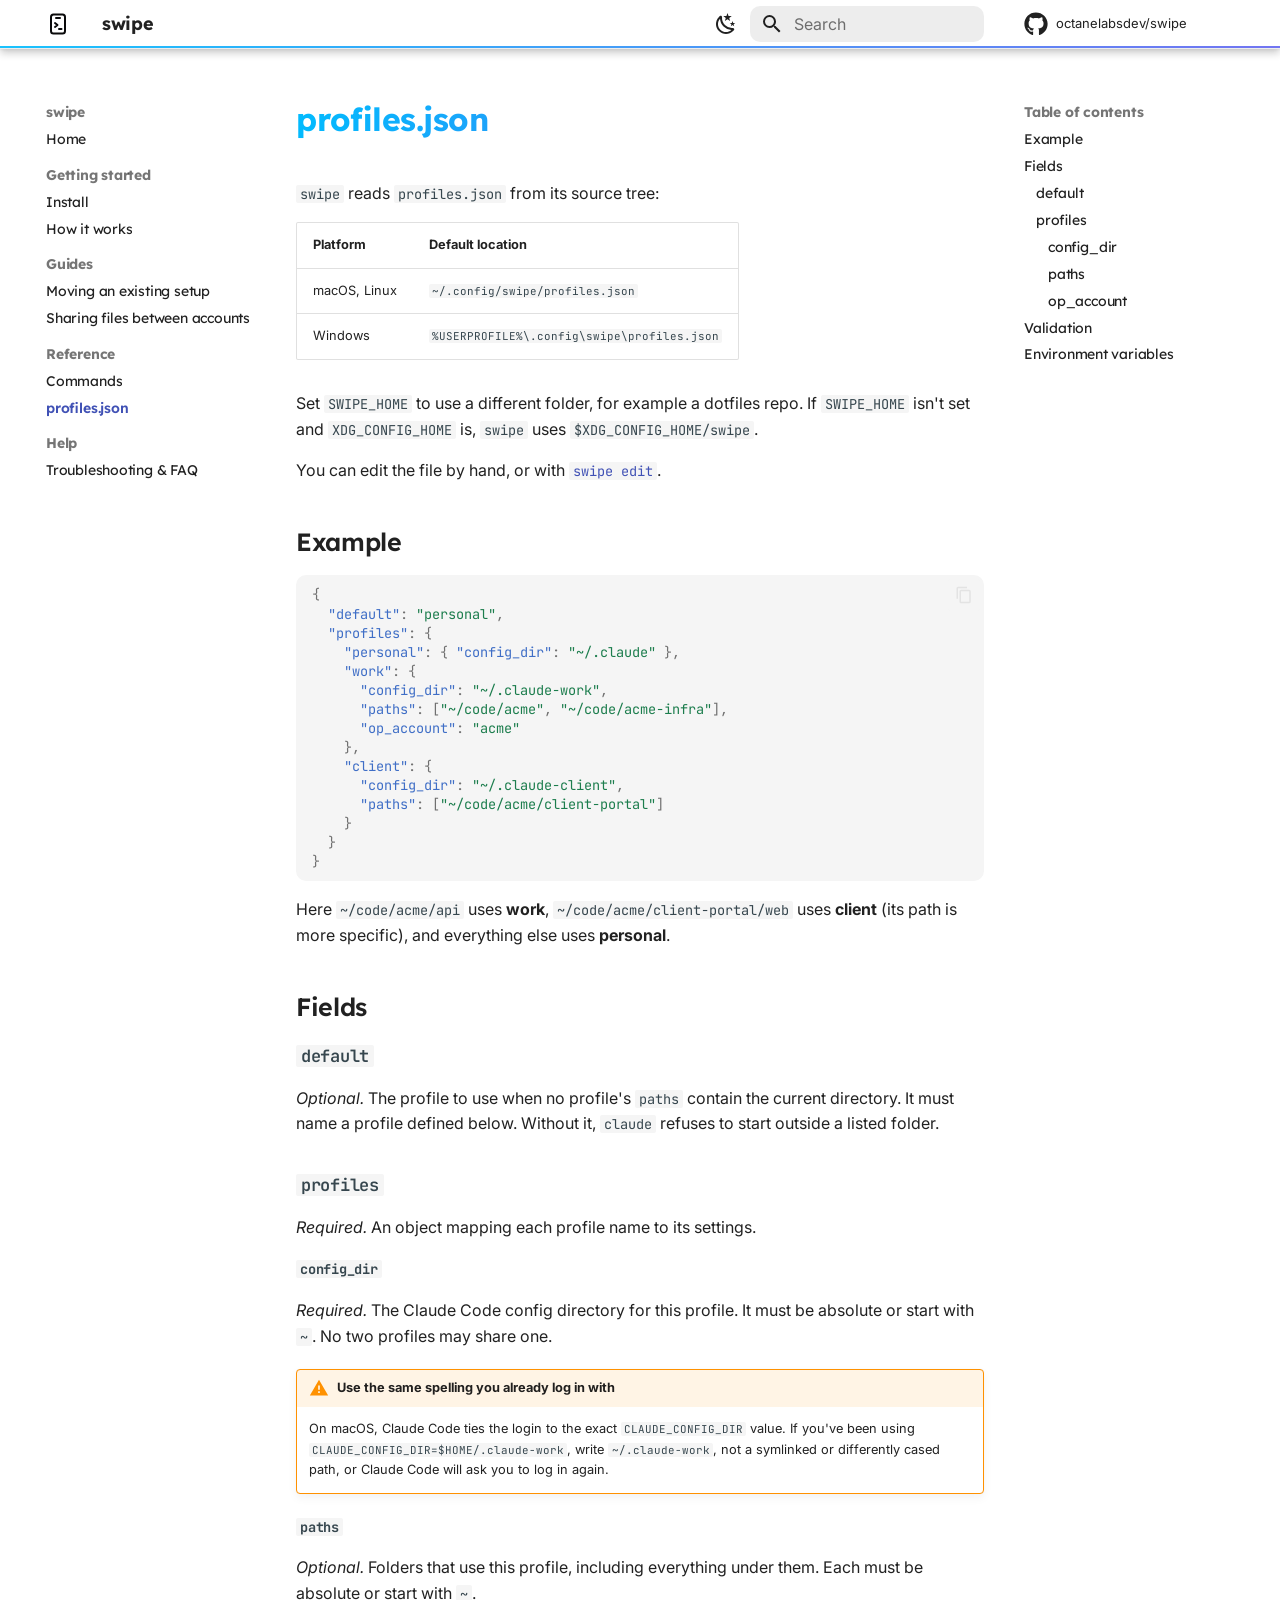
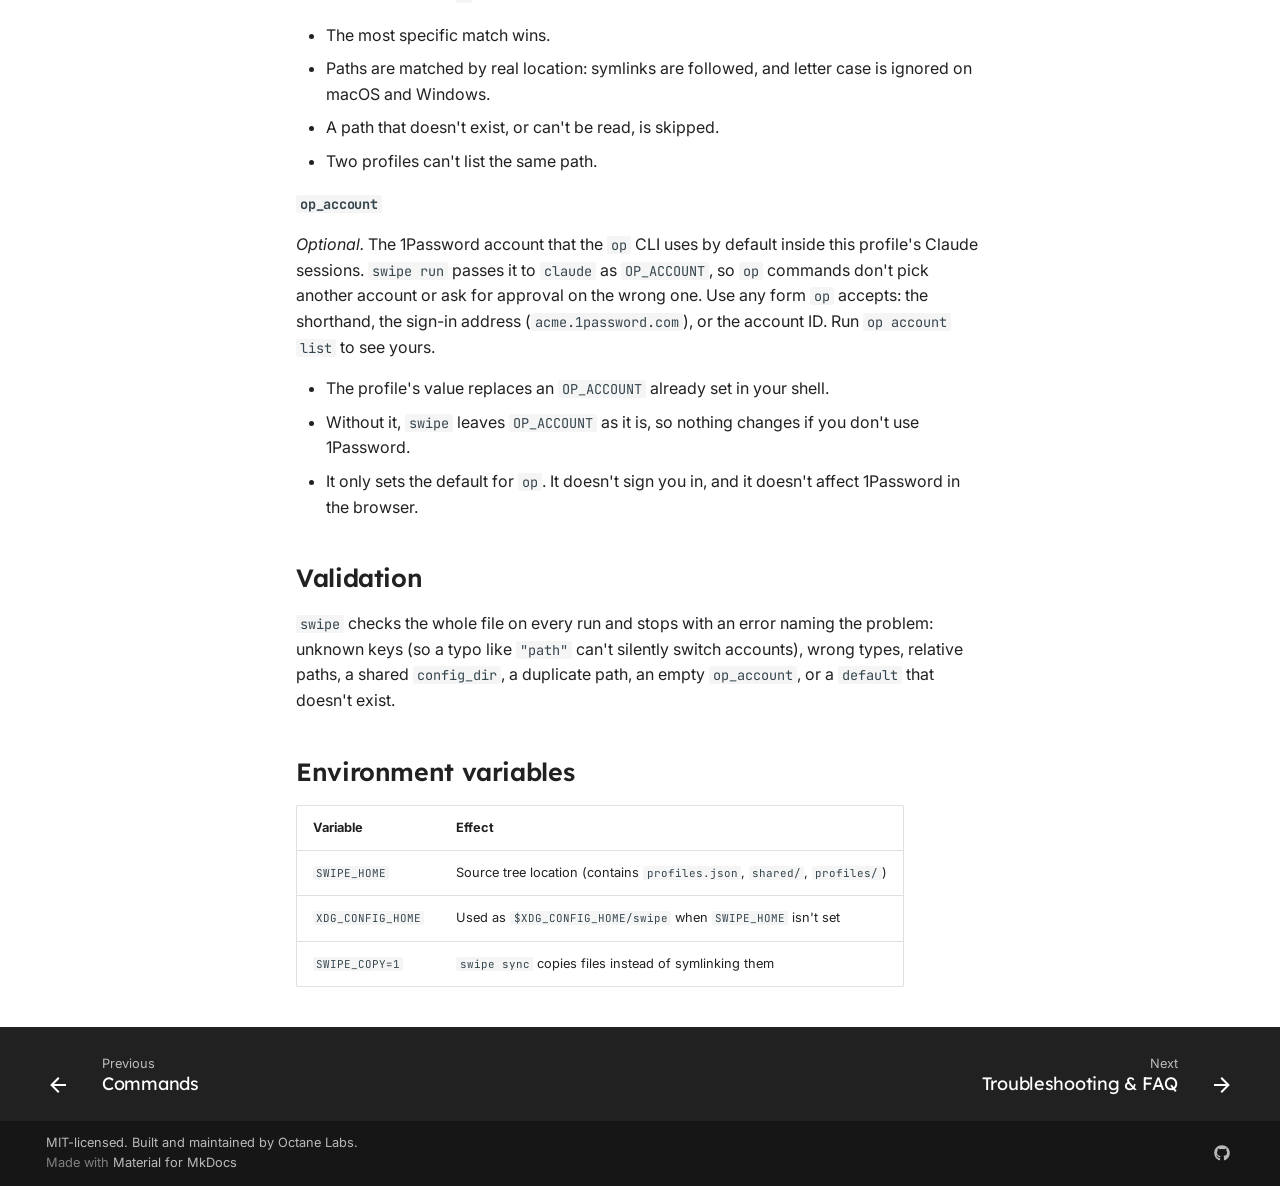
<file: configuration/index.html>
<!doctype html>
<html lang="en" class="no-js">
  <head>
    
      <meta charset="utf-8">
      <meta name="viewport" content="width=device-width,initial-scale=1">
      
        <meta name="description" content="Run Claude Code with the right account for every directory, and keep your commands, hooks and settings in one place. macOS, Linux and Windows.">
      
      
      
        <link rel="canonical" href="https://swipe.octanelabs.dev/configuration/">
      
      
        <link rel="prev" href="../commands/">
      
      
        <link rel="next" href="../troubleshooting/">
      
      
        
      
      
      <link rel="icon" href="../assets/mark.svg">
      <meta name="generator" content="mkdocs-1.6.1, mkdocs-material-9.7.7">
    
    
      
        <title>profiles.json - swipe</title>
      
    
    
      <link rel="stylesheet" href="../assets/stylesheets/main.ec1eaa64.min.css">
      
        
        <link rel="stylesheet" href="../assets/stylesheets/palette.ab4e12ef.min.css">
      
      


    
    
      
    
    
      
        
        
        <link rel="preconnect" href="https://fonts.gstatic.com" crossorigin>
        <link rel="stylesheet" href="https://fonts.googleapis.com/css?family=Inter:300,300i,400,400i,700,700i%7CJetBrains+Mono:400,400i,700,700i&display=fallback">
        <style>:root{--md-text-font:"Inter";--md-code-font:"JetBrains Mono"}</style>
      
    
    
      <link rel="stylesheet" href="../stylesheets/syntax.css">
    
    <script>__md_scope=new URL("..",location),__md_hash=e=>[...e].reduce(((e,_)=>(e<<5)-e+_.charCodeAt(0)),0),__md_get=(e,_=localStorage,t=__md_scope)=>JSON.parse(_.getItem(t.pathname+"."+e)),__md_set=(e,_,t=localStorage,a=__md_scope)=>{try{t.setItem(a.pathname+"."+e,JSON.stringify(_))}catch(e){}}</script>
    
      

    
    
  </head>
  
  
    
    
      
    
    
    
    
    <body dir="ltr" data-md-color-scheme="default" data-md-color-primary="white" data-md-color-accent="cyan">
  
    
    <input class="md-toggle" data-md-toggle="drawer" type="checkbox" id="__drawer" autocomplete="off">
    <input class="md-toggle" data-md-toggle="search" type="checkbox" id="__search" autocomplete="off">
    <label class="md-overlay" for="__drawer"></label>
    <div data-md-component="skip">
      
        
        <a href="#profilesjson" class="md-skip">
          Skip to content
        </a>
      
    </div>
    <div data-md-component="announce">
      
    </div>
    
    
      

  

<header class="md-header md-header--shadow" data-md-component="header">
  <nav class="md-header__inner md-grid" aria-label="Header">
    <a href=".." title="swipe" class="md-header__button md-logo" aria-label="swipe" data-md-component="logo">
      
  <img src="../assets/mark.svg" alt="logo">

    </a>
    <label class="md-header__button md-icon" for="__drawer">
      
      <svg xmlns="http://www.w3.org/2000/svg" viewBox="0 0 24 24"><path d="M3 6h18v2H3zm0 5h18v2H3zm0 5h18v2H3z"/></svg>
    </label>
    <div class="md-header__title" data-md-component="header-title">
      <div class="md-header__ellipsis">
        <div class="md-header__topic">
          <span class="md-ellipsis">
            swipe
          </span>
        </div>
        <div class="md-header__topic" data-md-component="header-topic">
          <span class="md-ellipsis">
            
              profiles.json
            
          </span>
        </div>
      </div>
    </div>
    
      
        <form class="md-header__option" data-md-component="palette">
  
    
    
    
    <input class="md-option" data-md-color-media="(prefers-color-scheme: light)" data-md-color-scheme="default" data-md-color-primary="white" data-md-color-accent="cyan"  aria-label="Switch to dark mode"  type="radio" name="__palette" id="__palette_0">
    
      <label class="md-header__button md-icon" title="Switch to dark mode" for="__palette_1" hidden>
        <svg xmlns="http://www.w3.org/2000/svg" viewBox="0 0 24 24"><path d="m17.75 4.09-2.53 1.94.91 3.06-2.63-1.81-2.63 1.81.91-3.06-2.53-1.94L12.44 4l1.06-3 1.06 3zm3.5 6.91-1.64 1.25.59 1.98-1.7-1.17-1.7 1.17.59-1.98L15.75 11l2.06-.05L18.5 9l.69 1.95zm-2.28 4.95c.83-.08 1.72 1.1 1.19 1.85-.32.45-.66.87-1.08 1.27C15.17 23 8.84 23 4.94 19.07c-3.91-3.9-3.91-10.24 0-14.14.4-.4.82-.76 1.27-1.08.75-.53 1.93.36 1.85 1.19-.27 2.86.69 5.83 2.89 8.02a9.96 9.96 0 0 0 8.02 2.89m-1.64 2.02a12.08 12.08 0 0 1-7.8-3.47c-2.17-2.19-3.33-5-3.49-7.82-2.81 3.14-2.7 7.96.31 10.98 3.02 3.01 7.84 3.12 10.98.31"/></svg>
      </label>
    
  
    
    
    
    <input class="md-option" data-md-color-media="(prefers-color-scheme: dark)" data-md-color-scheme="slate" data-md-color-primary="black" data-md-color-accent="cyan"  aria-label="Switch to light mode"  type="radio" name="__palette" id="__palette_1">
    
      <label class="md-header__button md-icon" title="Switch to light mode" for="__palette_0" hidden>
        <svg xmlns="http://www.w3.org/2000/svg" viewBox="0 0 24 24"><path d="M12 7a5 5 0 0 1 5 5 5 5 0 0 1-5 5 5 5 0 0 1-5-5 5 5 0 0 1 5-5m0 2a3 3 0 0 0-3 3 3 3 0 0 0 3 3 3 3 0 0 0 3-3 3 3 0 0 0-3-3m0-7 2.39 3.42C13.65 5.15 12.84 5 12 5s-1.65.15-2.39.42zM3.34 7l4.16-.35A7.2 7.2 0 0 0 5.94 8.5c-.44.74-.69 1.5-.83 2.29zm.02 10 1.76-3.77a7.131 7.131 0 0 0 2.38 4.14zM20.65 7l-1.77 3.79a7.02 7.02 0 0 0-2.38-4.15zm-.01 10-4.14.36c.59-.51 1.12-1.14 1.54-1.86.42-.73.69-1.5.83-2.29zM12 22l-2.41-3.44c.74.27 1.55.44 2.41.44.82 0 1.63-.17 2.37-.44z"/></svg>
      </label>
    
  
</form>
      
    
    
      <script>var palette=__md_get("__palette");if(palette&&palette.color){if("(prefers-color-scheme)"===palette.color.media){var media=matchMedia("(prefers-color-scheme: light)"),input=document.querySelector(media.matches?"[data-md-color-media='(prefers-color-scheme: light)']":"[data-md-color-media='(prefers-color-scheme: dark)']");palette.color.media=input.getAttribute("data-md-color-media"),palette.color.scheme=input.getAttribute("data-md-color-scheme"),palette.color.primary=input.getAttribute("data-md-color-primary"),palette.color.accent=input.getAttribute("data-md-color-accent")}for(var[key,value]of Object.entries(palette.color))document.body.setAttribute("data-md-color-"+key,value)}</script>
    
    
    
      
      
        <label class="md-header__button md-icon" for="__search">
          
          <svg xmlns="http://www.w3.org/2000/svg" viewBox="0 0 24 24"><path d="M9.5 3A6.5 6.5 0 0 1 16 9.5c0 1.61-.59 3.09-1.56 4.23l.27.27h.79l5 5-1.5 1.5-5-5v-.79l-.27-.27A6.52 6.52 0 0 1 9.5 16 6.5 6.5 0 0 1 3 9.5 6.5 6.5 0 0 1 9.5 3m0 2C7 5 5 7 5 9.5S7 14 9.5 14 14 12 14 9.5 12 5 9.5 5"/></svg>
        </label>
        <div class="md-search" data-md-component="search" role="dialog">
  <label class="md-search__overlay" for="__search"></label>
  <div class="md-search__inner" role="search">
    <form class="md-search__form" name="search">
      <input type="text" class="md-search__input" name="query" aria-label="Search" placeholder="Search" autocapitalize="off" autocorrect="off" autocomplete="off" spellcheck="false" data-md-component="search-query" required>
      <label class="md-search__icon md-icon" for="__search">
        
        <svg xmlns="http://www.w3.org/2000/svg" viewBox="0 0 24 24"><path d="M9.5 3A6.5 6.5 0 0 1 16 9.5c0 1.61-.59 3.09-1.56 4.23l.27.27h.79l5 5-1.5 1.5-5-5v-.79l-.27-.27A6.52 6.52 0 0 1 9.5 16 6.5 6.5 0 0 1 3 9.5 6.5 6.5 0 0 1 9.5 3m0 2C7 5 5 7 5 9.5S7 14 9.5 14 14 12 14 9.5 12 5 9.5 5"/></svg>
        
        <svg xmlns="http://www.w3.org/2000/svg" viewBox="0 0 24 24"><path d="M20 11v2H8l5.5 5.5-1.42 1.42L4.16 12l7.92-7.92L13.5 5.5 8 11z"/></svg>
      </label>
      <nav class="md-search__options" aria-label="Search">
        
        <button type="reset" class="md-search__icon md-icon" title="Clear" aria-label="Clear" tabindex="-1">
          
          <svg xmlns="http://www.w3.org/2000/svg" viewBox="0 0 24 24"><path d="M19 6.41 17.59 5 12 10.59 6.41 5 5 6.41 10.59 12 5 17.59 6.41 19 12 13.41 17.59 19 19 17.59 13.41 12z"/></svg>
        </button>
      </nav>
      
        <div class="md-search__suggest" data-md-component="search-suggest"></div>
      
    </form>
    <div class="md-search__output">
      <div class="md-search__scrollwrap" tabindex="0" data-md-scrollfix>
        <div class="md-search-result" data-md-component="search-result">
          <div class="md-search-result__meta">
            Initializing search
          </div>
          <ol class="md-search-result__list" role="presentation"></ol>
        </div>
      </div>
    </div>
  </div>
</div>
      
    
    
      <div class="md-header__source">
        <a href="https://github.com/octanelabsdev/swipe" title="Go to repository" class="md-source" data-md-component="source">
  <div class="md-source__icon md-icon">
    
    <svg xmlns="http://www.w3.org/2000/svg" viewBox="0 0 512 512"><!--! Font Awesome Free 7.1.0 by @fontawesome - https://fontawesome.com License - https://fontawesome.com/license/free (Icons: CC BY 4.0, Fonts: SIL OFL 1.1, Code: MIT License) Copyright 2025 Fonticons, Inc.--><path d="M173.9 397.4c0 2-2.3 3.6-5.2 3.6-3.3.3-5.6-1.3-5.6-3.6 0-2 2.3-3.6 5.2-3.6 3-.3 5.6 1.3 5.6 3.6m-31.1-4.5c-.7 2 1.3 4.3 4.3 4.9 2.6 1 5.6 0 6.2-2s-1.3-4.3-4.3-5.2c-2.6-.7-5.5.3-6.2 2.3m44.2-1.7c-2.9.7-4.9 2.6-4.6 4.9.3 2 2.9 3.3 5.9 2.6 2.9-.7 4.9-2.6 4.6-4.6-.3-1.9-3-3.2-5.9-2.9M252.8 8C114.1 8 8 113.3 8 252c0 110.9 69.8 205.8 169.5 239.2 12.8 2.3 17.3-5.6 17.3-12.1 0-6.2-.3-40.4-.3-61.4 0 0-70 15-84.7-29.8 0 0-11.4-29.1-27.8-36.6 0 0-22.9-15.7 1.6-15.4 0 0 24.9 2 38.6 25.8 21.9 38.6 58.6 27.5 72.9 20.9 2.3-16 8.8-27.1 16-33.7-55.9-6.2-112.3-14.3-112.3-110.5 0-27.5 7.6-41.3 23.6-58.9-2.6-6.5-11.1-33.3 2.6-67.9 20.9-6.5 69 27 69 27 20-5.6 41.5-8.5 62.8-8.5s42.8 2.9 62.8 8.5c0 0 48.1-33.6 69-27 13.7 34.7 5.2 61.4 2.6 67.9 16 17.7 25.8 31.5 25.8 58.9 0 96.5-58.9 104.2-114.8 110.5 9.2 7.9 17 22.9 17 46.4 0 33.7-.3 75.4-.3 83.6 0 6.5 4.6 14.4 17.3 12.1C436.2 457.8 504 362.9 504 252 504 113.3 391.5 8 252.8 8M105.2 352.9c-1.3 1-1 3.3.7 5.2 1.6 1.6 3.9 2.3 5.2 1 1.3-1 1-3.3-.7-5.2-1.6-1.6-3.9-2.3-5.2-1m-10.8-8.1c-.7 1.3.3 2.9 2.3 3.9 1.6 1 3.6.7 4.3-.7.7-1.3-.3-2.9-2.3-3.9-2-.6-3.6-.3-4.3.7m32.4 35.6c-1.6 1.3-1 4.3 1.3 6.2 2.3 2.3 5.2 2.6 6.5 1 1.3-1.3.7-4.3-1.3-6.2-2.2-2.3-5.2-2.6-6.5-1m-11.4-14.7c-1.6 1-1.6 3.6 0 5.9s4.3 3.3 5.6 2.3c1.6-1.3 1.6-3.9 0-6.2-1.4-2.3-4-3.3-5.6-2"/></svg>
  </div>
  <div class="md-source__repository">
    octanelabsdev/swipe
  </div>
</a>
      </div>
    
  </nav>
  
</header>
    
    <div class="md-container" data-md-component="container">
      
      
        
          
        
      
      <main class="md-main" data-md-component="main">
        <div class="md-main__inner md-grid">
          
            
              
              <div class="md-sidebar md-sidebar--primary" data-md-component="sidebar" data-md-type="navigation" >
                <div class="md-sidebar__scrollwrap">
                  <div class="md-sidebar__inner">
                    



<nav class="md-nav md-nav--primary" aria-label="Navigation" data-md-level="0">
  <label class="md-nav__title" for="__drawer">
    <a href=".." title="swipe" class="md-nav__button md-logo" aria-label="swipe" data-md-component="logo">
      
  <img src="../assets/mark.svg" alt="logo">

    </a>
    swipe
  </label>
  
    <div class="md-nav__source">
      <a href="https://github.com/octanelabsdev/swipe" title="Go to repository" class="md-source" data-md-component="source">
  <div class="md-source__icon md-icon">
    
    <svg xmlns="http://www.w3.org/2000/svg" viewBox="0 0 512 512"><!--! Font Awesome Free 7.1.0 by @fontawesome - https://fontawesome.com License - https://fontawesome.com/license/free (Icons: CC BY 4.0, Fonts: SIL OFL 1.1, Code: MIT License) Copyright 2025 Fonticons, Inc.--><path d="M173.9 397.4c0 2-2.3 3.6-5.2 3.6-3.3.3-5.6-1.3-5.6-3.6 0-2 2.3-3.6 5.2-3.6 3-.3 5.6 1.3 5.6 3.6m-31.1-4.5c-.7 2 1.3 4.3 4.3 4.9 2.6 1 5.6 0 6.2-2s-1.3-4.3-4.3-5.2c-2.6-.7-5.5.3-6.2 2.3m44.2-1.7c-2.9.7-4.9 2.6-4.6 4.9.3 2 2.9 3.3 5.9 2.6 2.9-.7 4.9-2.6 4.6-4.6-.3-1.9-3-3.2-5.9-2.9M252.8 8C114.1 8 8 113.3 8 252c0 110.9 69.8 205.8 169.5 239.2 12.8 2.3 17.3-5.6 17.3-12.1 0-6.2-.3-40.4-.3-61.4 0 0-70 15-84.7-29.8 0 0-11.4-29.1-27.8-36.6 0 0-22.9-15.7 1.6-15.4 0 0 24.9 2 38.6 25.8 21.9 38.6 58.6 27.5 72.9 20.9 2.3-16 8.8-27.1 16-33.7-55.9-6.2-112.3-14.3-112.3-110.5 0-27.5 7.6-41.3 23.6-58.9-2.6-6.5-11.1-33.3 2.6-67.9 20.9-6.5 69 27 69 27 20-5.6 41.5-8.5 62.8-8.5s42.8 2.9 62.8 8.5c0 0 48.1-33.6 69-27 13.7 34.7 5.2 61.4 2.6 67.9 16 17.7 25.8 31.5 25.8 58.9 0 96.5-58.9 104.2-114.8 110.5 9.2 7.9 17 22.9 17 46.4 0 33.7-.3 75.4-.3 83.6 0 6.5 4.6 14.4 17.3 12.1C436.2 457.8 504 362.9 504 252 504 113.3 391.5 8 252.8 8M105.2 352.9c-1.3 1-1 3.3.7 5.2 1.6 1.6 3.9 2.3 5.2 1 1.3-1 1-3.3-.7-5.2-1.6-1.6-3.9-2.3-5.2-1m-10.8-8.1c-.7 1.3.3 2.9 2.3 3.9 1.6 1 3.6.7 4.3-.7.7-1.3-.3-2.9-2.3-3.9-2-.6-3.6-.3-4.3.7m32.4 35.6c-1.6 1.3-1 4.3 1.3 6.2 2.3 2.3 5.2 2.6 6.5 1 1.3-1.3.7-4.3-1.3-6.2-2.2-2.3-5.2-2.6-6.5-1m-11.4-14.7c-1.6 1-1.6 3.6 0 5.9s4.3 3.3 5.6 2.3c1.6-1.3 1.6-3.9 0-6.2-1.4-2.3-4-3.3-5.6-2"/></svg>
  </div>
  <div class="md-source__repository">
    octanelabsdev/swipe
  </div>
</a>
    </div>
  
  <ul class="md-nav__list" data-md-scrollfix>
    
      
      
  
  
  
  
    <li class="md-nav__item">
      <a href=".." class="md-nav__link">
        
  
  
  <span class="md-ellipsis">
    
  
    Home
  

    
  </span>
  
  

      </a>
    </li>
  

    
      
      
  
  
  
  
    
    
    
    
      
        
        
      
    
    
    <li class="md-nav__item md-nav__item--section md-nav__item--nested">
      
        
        
        <input class="md-nav__toggle md-toggle " type="checkbox" id="__nav_2" >
        
          
          <label class="md-nav__link" for="__nav_2" id="__nav_2_label" tabindex="">
            
  
  
  <span class="md-ellipsis">
    
  
    Getting started
  

    
  </span>
  
  

            <span class="md-nav__icon md-icon"></span>
          </label>
        
        <nav class="md-nav" data-md-level="1" aria-labelledby="__nav_2_label" aria-expanded="false">
          <label class="md-nav__title" for="__nav_2">
            <span class="md-nav__icon md-icon"></span>
            
  
    Getting started
  

          </label>
          <ul class="md-nav__list" data-md-scrollfix>
            
              
                
  
  
  
  
    <li class="md-nav__item">
      <a href="../install/" class="md-nav__link">
        
  
  
  <span class="md-ellipsis">
    
  
    Install
  

    
  </span>
  
  

      </a>
    </li>
  

              
            
              
                
  
  
  
  
    <li class="md-nav__item">
      <a href="../concepts/" class="md-nav__link">
        
  
  
  <span class="md-ellipsis">
    
  
    How it works
  

    
  </span>
  
  

      </a>
    </li>
  

              
            
          </ul>
        </nav>
      
    </li>
  

    
      
      
  
  
  
  
    
    
    
    
      
        
        
      
    
    
    <li class="md-nav__item md-nav__item--section md-nav__item--nested">
      
        
        
        <input class="md-nav__toggle md-toggle " type="checkbox" id="__nav_3" >
        
          
          <label class="md-nav__link" for="__nav_3" id="__nav_3_label" tabindex="">
            
  
  
  <span class="md-ellipsis">
    
  
    Guides
  

    
  </span>
  
  

            <span class="md-nav__icon md-icon"></span>
          </label>
        
        <nav class="md-nav" data-md-level="1" aria-labelledby="__nav_3_label" aria-expanded="false">
          <label class="md-nav__title" for="__nav_3">
            <span class="md-nav__icon md-icon"></span>
            
  
    Guides
  

          </label>
          <ul class="md-nav__list" data-md-scrollfix>
            
              
                
  
  
  
  
    <li class="md-nav__item">
      <a href="../migrating/" class="md-nav__link">
        
  
  
  <span class="md-ellipsis">
    
  
    Moving an existing setup
  

    
  </span>
  
  

      </a>
    </li>
  

              
            
              
                
  
  
  
  
    <li class="md-nav__item">
      <a href="../syncing/" class="md-nav__link">
        
  
  
  <span class="md-ellipsis">
    
  
    Sharing files between accounts
  

    
  </span>
  
  

      </a>
    </li>
  

              
            
          </ul>
        </nav>
      
    </li>
  

    
      
      
  
  
    
  
  
  
    
    
    
    
      
        
        
      
    
    
    <li class="md-nav__item md-nav__item--active md-nav__item--section md-nav__item--nested">
      
        
        
        <input class="md-nav__toggle md-toggle " type="checkbox" id="__nav_4" checked>
        
          
          <label class="md-nav__link" for="__nav_4" id="__nav_4_label" tabindex="">
            
  
  
  <span class="md-ellipsis">
    
  
    Reference
  

    
  </span>
  
  

            <span class="md-nav__icon md-icon"></span>
          </label>
        
        <nav class="md-nav" data-md-level="1" aria-labelledby="__nav_4_label" aria-expanded="true">
          <label class="md-nav__title" for="__nav_4">
            <span class="md-nav__icon md-icon"></span>
            
  
    Reference
  

          </label>
          <ul class="md-nav__list" data-md-scrollfix>
            
              
                
  
  
  
  
    <li class="md-nav__item">
      <a href="../commands/" class="md-nav__link">
        
  
  
  <span class="md-ellipsis">
    
  
    Commands
  

    
  </span>
  
  

      </a>
    </li>
  

              
            
              
                
  
  
    
  
  
  
    <li class="md-nav__item md-nav__item--active">
      
      <input class="md-nav__toggle md-toggle" type="checkbox" id="__toc">
      
      
        
      
      
        <label class="md-nav__link md-nav__link--active" for="__toc">
          
  
  
  <span class="md-ellipsis">
    
  
    profiles.json
  

    
  </span>
  
  

          <span class="md-nav__icon md-icon"></span>
        </label>
      
      <a href="./" class="md-nav__link md-nav__link--active">
        
  
  
  <span class="md-ellipsis">
    
  
    profiles.json
  

    
  </span>
  
  

      </a>
      
        

<nav class="md-nav md-nav--secondary" aria-label="Table of contents">
  
  
  
    
  
  
    <label class="md-nav__title" for="__toc">
      <span class="md-nav__icon md-icon"></span>
      Table of contents
    </label>
    <ul class="md-nav__list" data-md-component="toc" data-md-scrollfix>
      
        <li class="md-nav__item">
  <a href="#example" class="md-nav__link">
    <span class="md-ellipsis">
      
        Example
      
    </span>
  </a>
  
</li>
      
        <li class="md-nav__item">
  <a href="#fields" class="md-nav__link">
    <span class="md-ellipsis">
      
        Fields
      
    </span>
  </a>
  
    <nav class="md-nav" aria-label="Fields">
      <ul class="md-nav__list">
        
          <li class="md-nav__item">
  <a href="#default" class="md-nav__link">
    <span class="md-ellipsis">
      
        default
      
    </span>
  </a>
  
</li>
        
          <li class="md-nav__item">
  <a href="#profiles" class="md-nav__link">
    <span class="md-ellipsis">
      
        profiles
      
    </span>
  </a>
  
    <nav class="md-nav" aria-label="profiles">
      <ul class="md-nav__list">
        
          <li class="md-nav__item">
  <a href="#config_dir" class="md-nav__link">
    <span class="md-ellipsis">
      
        config_dir
      
    </span>
  </a>
  
</li>
        
          <li class="md-nav__item">
  <a href="#paths" class="md-nav__link">
    <span class="md-ellipsis">
      
        paths
      
    </span>
  </a>
  
</li>
        
          <li class="md-nav__item">
  <a href="#op_account" class="md-nav__link">
    <span class="md-ellipsis">
      
        op_account
      
    </span>
  </a>
  
</li>
        
      </ul>
    </nav>
  
</li>
        
      </ul>
    </nav>
  
</li>
      
        <li class="md-nav__item">
  <a href="#validation" class="md-nav__link">
    <span class="md-ellipsis">
      
        Validation
      
    </span>
  </a>
  
</li>
      
        <li class="md-nav__item">
  <a href="#environment-variables" class="md-nav__link">
    <span class="md-ellipsis">
      
        Environment variables
      
    </span>
  </a>
  
</li>
      
    </ul>
  
</nav>
      
    </li>
  

              
            
          </ul>
        </nav>
      
    </li>
  

    
      
      
  
  
  
  
    
    
    
    
      
        
        
      
    
    
    <li class="md-nav__item md-nav__item--section md-nav__item--nested">
      
        
        
        <input class="md-nav__toggle md-toggle " type="checkbox" id="__nav_5" >
        
          
          <label class="md-nav__link" for="__nav_5" id="__nav_5_label" tabindex="">
            
  
  
  <span class="md-ellipsis">
    
  
    Help
  

    
  </span>
  
  

            <span class="md-nav__icon md-icon"></span>
          </label>
        
        <nav class="md-nav" data-md-level="1" aria-labelledby="__nav_5_label" aria-expanded="false">
          <label class="md-nav__title" for="__nav_5">
            <span class="md-nav__icon md-icon"></span>
            
  
    Help
  

          </label>
          <ul class="md-nav__list" data-md-scrollfix>
            
              
                
  
  
  
  
    <li class="md-nav__item">
      <a href="../troubleshooting/" class="md-nav__link">
        
  
  
  <span class="md-ellipsis">
    
  
    Troubleshooting & FAQ
  

    
  </span>
  
  

      </a>
    </li>
  

              
            
          </ul>
        </nav>
      
    </li>
  

    
  </ul>
</nav>
                  </div>
                </div>
              </div>
            
            
              
              <div class="md-sidebar md-sidebar--secondary" data-md-component="sidebar" data-md-type="toc" >
                <div class="md-sidebar__scrollwrap">
                  <div class="md-sidebar__inner">
                    

<nav class="md-nav md-nav--secondary" aria-label="Table of contents">
  
  
  
    
  
  
    <label class="md-nav__title" for="__toc">
      <span class="md-nav__icon md-icon"></span>
      Table of contents
    </label>
    <ul class="md-nav__list" data-md-component="toc" data-md-scrollfix>
      
        <li class="md-nav__item">
  <a href="#example" class="md-nav__link">
    <span class="md-ellipsis">
      
        Example
      
    </span>
  </a>
  
</li>
      
        <li class="md-nav__item">
  <a href="#fields" class="md-nav__link">
    <span class="md-ellipsis">
      
        Fields
      
    </span>
  </a>
  
    <nav class="md-nav" aria-label="Fields">
      <ul class="md-nav__list">
        
          <li class="md-nav__item">
  <a href="#default" class="md-nav__link">
    <span class="md-ellipsis">
      
        default
      
    </span>
  </a>
  
</li>
        
          <li class="md-nav__item">
  <a href="#profiles" class="md-nav__link">
    <span class="md-ellipsis">
      
        profiles
      
    </span>
  </a>
  
    <nav class="md-nav" aria-label="profiles">
      <ul class="md-nav__list">
        
          <li class="md-nav__item">
  <a href="#config_dir" class="md-nav__link">
    <span class="md-ellipsis">
      
        config_dir
      
    </span>
  </a>
  
</li>
        
          <li class="md-nav__item">
  <a href="#paths" class="md-nav__link">
    <span class="md-ellipsis">
      
        paths
      
    </span>
  </a>
  
</li>
        
          <li class="md-nav__item">
  <a href="#op_account" class="md-nav__link">
    <span class="md-ellipsis">
      
        op_account
      
    </span>
  </a>
  
</li>
        
      </ul>
    </nav>
  
</li>
        
      </ul>
    </nav>
  
</li>
      
        <li class="md-nav__item">
  <a href="#validation" class="md-nav__link">
    <span class="md-ellipsis">
      
        Validation
      
    </span>
  </a>
  
</li>
      
        <li class="md-nav__item">
  <a href="#environment-variables" class="md-nav__link">
    <span class="md-ellipsis">
      
        Environment variables
      
    </span>
  </a>
  
</li>
      
    </ul>
  
</nav>
                  </div>
                </div>
              </div>
            
          
          
            <div class="md-content" data-md-component="content">
              
              <article class="md-content__inner md-typeset">
                
                  


  
  


<h1 id="profilesjson">profiles.json<a class="headerlink" href="#profilesjson" title="Permanent link">&para;</a></h1>
<p><code>swipe</code> reads <code>profiles.json</code> from its source tree:</p>
<table>
<thead>
<tr>
<th>Platform</th>
<th>Default location</th>
</tr>
</thead>
<tbody>
<tr>
<td>macOS, Linux</td>
<td><code>~/.config/swipe/profiles.json</code></td>
</tr>
<tr>
<td>Windows</td>
<td><code>%USERPROFILE%\.config\swipe\profiles.json</code></td>
</tr>
</tbody>
</table>
<p>Set <code>SWIPE_HOME</code> to use a different folder, for example a dotfiles repo. If <code>SWIPE_HOME</code> isn't set
and <code>XDG_CONFIG_HOME</code> is, <code>swipe</code> uses <code>$XDG_CONFIG_HOME/swipe</code>.</p>
<p>You can edit the file by hand, or with <a href="../commands/#swipe-edit"><code>swipe edit</code></a>.</p>
<h2 id="example">Example<a class="headerlink" href="#example" title="Permanent link">&para;</a></h2>
<div class="highlight"><pre><span></span><code><a id="__codelineno-0-1" name="__codelineno-0-1" href="#__codelineno-0-1"></a><span class="p">{</span>
<a id="__codelineno-0-2" name="__codelineno-0-2" href="#__codelineno-0-2"></a><span class="w">  </span><span class="nt">"default"</span><span class="p">:</span><span class="w"> </span><span class="s2">"personal"</span><span class="p">,</span>
<a id="__codelineno-0-3" name="__codelineno-0-3" href="#__codelineno-0-3"></a><span class="w">  </span><span class="nt">"profiles"</span><span class="p">:</span><span class="w"> </span><span class="p">{</span>
<a id="__codelineno-0-4" name="__codelineno-0-4" href="#__codelineno-0-4"></a><span class="w">    </span><span class="nt">"personal"</span><span class="p">:</span><span class="w"> </span><span class="p">{</span><span class="w"> </span><span class="nt">"config_dir"</span><span class="p">:</span><span class="w"> </span><span class="s2">"~/.claude"</span><span class="w"> </span><span class="p">},</span>
<a id="__codelineno-0-5" name="__codelineno-0-5" href="#__codelineno-0-5"></a><span class="w">    </span><span class="nt">"work"</span><span class="p">:</span><span class="w"> </span><span class="p">{</span>
<a id="__codelineno-0-6" name="__codelineno-0-6" href="#__codelineno-0-6"></a><span class="w">      </span><span class="nt">"config_dir"</span><span class="p">:</span><span class="w"> </span><span class="s2">"~/.claude-work"</span><span class="p">,</span>
<a id="__codelineno-0-7" name="__codelineno-0-7" href="#__codelineno-0-7"></a><span class="w">      </span><span class="nt">"paths"</span><span class="p">:</span><span class="w"> </span><span class="p">[</span><span class="s2">"~/code/acme"</span><span class="p">,</span><span class="w"> </span><span class="s2">"~/code/acme-infra"</span><span class="p">],</span>
<a id="__codelineno-0-8" name="__codelineno-0-8" href="#__codelineno-0-8"></a><span class="w">      </span><span class="nt">"op_account"</span><span class="p">:</span><span class="w"> </span><span class="s2">"acme"</span>
<a id="__codelineno-0-9" name="__codelineno-0-9" href="#__codelineno-0-9"></a><span class="w">    </span><span class="p">},</span>
<a id="__codelineno-0-10" name="__codelineno-0-10" href="#__codelineno-0-10"></a><span class="w">    </span><span class="nt">"client"</span><span class="p">:</span><span class="w"> </span><span class="p">{</span>
<a id="__codelineno-0-11" name="__codelineno-0-11" href="#__codelineno-0-11"></a><span class="w">      </span><span class="nt">"config_dir"</span><span class="p">:</span><span class="w"> </span><span class="s2">"~/.claude-client"</span><span class="p">,</span>
<a id="__codelineno-0-12" name="__codelineno-0-12" href="#__codelineno-0-12"></a><span class="w">      </span><span class="nt">"paths"</span><span class="p">:</span><span class="w"> </span><span class="p">[</span><span class="s2">"~/code/acme/client-portal"</span><span class="p">]</span>
<a id="__codelineno-0-13" name="__codelineno-0-13" href="#__codelineno-0-13"></a><span class="w">    </span><span class="p">}</span>
<a id="__codelineno-0-14" name="__codelineno-0-14" href="#__codelineno-0-14"></a><span class="w">  </span><span class="p">}</span>
<a id="__codelineno-0-15" name="__codelineno-0-15" href="#__codelineno-0-15"></a><span class="p">}</span>
</code></pre></div>
<p>Here <code>~/code/acme/api</code> uses <strong>work</strong>, <code>~/code/acme/client-portal/web</code> uses <strong>client</strong> (its path is
more specific), and everything else uses <strong>personal</strong>.</p>
<h2 id="fields">Fields<a class="headerlink" href="#fields" title="Permanent link">&para;</a></h2>
<h3 id="default"><code>default</code><a class="headerlink" href="#default" title="Permanent link">&para;</a></h3>
<p><em>Optional.</em> The profile to use when no profile's <code>paths</code> contain the current directory. It must
name a profile defined below. Without it, <code>claude</code> refuses to start outside a listed folder.</p>
<h3 id="profiles"><code>profiles</code><a class="headerlink" href="#profiles" title="Permanent link">&para;</a></h3>
<p><em>Required.</em> An object mapping each profile name to its settings.</p>
<h4 id="config_dir"><code>config_dir</code><a class="headerlink" href="#config_dir" title="Permanent link">&para;</a></h4>
<p><em>Required.</em> The Claude Code config directory for this profile. It must be absolute or start with
<code>~</code>. No two profiles may share one.</p>
<div class="admonition warning">
<p class="admonition-title">Use the same spelling you already log in with</p>
<p>On macOS, Claude Code ties the login to the exact <code>CLAUDE_CONFIG_DIR</code> value. If you've been
using <code>CLAUDE_CONFIG_DIR=$HOME/.claude-work</code>, write <code>~/.claude-work</code>, not a symlinked or
differently cased path, or Claude Code will ask you to log in again.</p>
</div>
<h4 id="paths"><code>paths</code><a class="headerlink" href="#paths" title="Permanent link">&para;</a></h4>
<p><em>Optional.</em> Folders that use this profile, including everything under them. Each must be absolute
or start with <code>~</code>.</p>
<ul>
<li>The most specific match wins.</li>
<li>Paths are matched by real location: symlinks are followed, and letter case is ignored on macOS
  and Windows.</li>
<li>A path that doesn't exist, or can't be read, is skipped.</li>
<li>Two profiles can't list the same path.</li>
</ul>
<h4 id="op_account"><code>op_account</code><a class="headerlink" href="#op_account" title="Permanent link">&para;</a></h4>
<p><em>Optional.</em> The 1Password account that the <code>op</code> CLI uses by default inside this profile's Claude
sessions. <code>swipe run</code> passes it to <code>claude</code> as <code>OP_ACCOUNT</code>, so <code>op</code> commands don't pick another
account or ask for approval on the wrong one. Use any form <code>op</code> accepts: the shorthand, the sign-in
address (<code>acme.1password.com</code>), or the account ID. Run <code>op account list</code> to see yours.</p>
<ul>
<li>The profile's value replaces an <code>OP_ACCOUNT</code> already set in your shell.</li>
<li>Without it, <code>swipe</code> leaves <code>OP_ACCOUNT</code> as it is, so nothing changes if you don't use 1Password.</li>
<li>It only sets the default for <code>op</code>. It doesn't sign you in, and it doesn't affect 1Password in the
  browser.</li>
</ul>
<h2 id="validation">Validation<a class="headerlink" href="#validation" title="Permanent link">&para;</a></h2>
<p><code>swipe</code> checks the whole file on every run and stops with an error naming the problem: unknown keys
(so a typo like <code>"path"</code> can't silently switch accounts), wrong types, relative paths, a shared
<code>config_dir</code>, a duplicate path, an empty <code>op_account</code>, or a <code>default</code> that doesn't exist.</p>
<h2 id="environment-variables">Environment variables<a class="headerlink" href="#environment-variables" title="Permanent link">&para;</a></h2>
<table>
<thead>
<tr>
<th>Variable</th>
<th>Effect</th>
</tr>
</thead>
<tbody>
<tr>
<td><code>SWIPE_HOME</code></td>
<td>Source tree location (contains <code>profiles.json</code>, <code>shared/</code>, <code>profiles/</code>)</td>
</tr>
<tr>
<td><code>XDG_CONFIG_HOME</code></td>
<td>Used as <code>$XDG_CONFIG_HOME/swipe</code> when <code>SWIPE_HOME</code> isn't set</td>
</tr>
<tr>
<td><code>SWIPE_COPY=1</code></td>
<td><code>swipe sync</code> copies files instead of symlinking them</td>
</tr>
</tbody>
</table>












                
              </article>
            </div>
          
          
  <script>var tabs=__md_get("__tabs");if(Array.isArray(tabs))e:for(var set of document.querySelectorAll(".tabbed-set")){var labels=set.querySelector(".tabbed-labels");for(var tab of tabs)for(var label of labels.getElementsByTagName("label"))if(label.innerText.trim()===tab){var input=document.getElementById(label.htmlFor);input.checked=!0;continue e}}</script>

<script>var target=document.getElementById(location.hash.slice(1));target&&target.name&&(target.checked=target.name.startsWith("__tabbed_"))</script>
        </div>
        
          <button type="button" class="md-top md-icon" data-md-component="top" hidden>
  
  <svg xmlns="http://www.w3.org/2000/svg" viewBox="0 0 24 24"><path d="M13 20h-2V8l-5.5 5.5-1.42-1.42L12 4.16l7.92 7.92-1.42 1.42L13 8z"/></svg>
  Back to top
</button>
        
      </main>
      
        <footer class="md-footer">
  
    
      
      <nav class="md-footer__inner md-grid" aria-label="Footer" >
        
          
          <a href="../commands/" class="md-footer__link md-footer__link--prev" aria-label="Previous: Commands">
            <div class="md-footer__button md-icon">
              
              <svg xmlns="http://www.w3.org/2000/svg" viewBox="0 0 24 24"><path d="M20 11v2H8l5.5 5.5-1.42 1.42L4.16 12l7.92-7.92L13.5 5.5 8 11z"/></svg>
            </div>
            <div class="md-footer__title">
              <span class="md-footer__direction">
                Previous
              </span>
              <div class="md-ellipsis">
                Commands
              </div>
            </div>
          </a>
        
        
          
          <a href="../troubleshooting/" class="md-footer__link md-footer__link--next" aria-label="Next: Troubleshooting &amp; FAQ">
            <div class="md-footer__title">
              <span class="md-footer__direction">
                Next
              </span>
              <div class="md-ellipsis">
                Troubleshooting & FAQ
              </div>
            </div>
            <div class="md-footer__button md-icon">
              
              <svg xmlns="http://www.w3.org/2000/svg" viewBox="0 0 24 24"><path d="M4 11v2h12l-5.5 5.5 1.42 1.42L19.84 12l-7.92-7.92L10.5 5.5 16 11z"/></svg>
            </div>
          </a>
        
      </nav>
    
  
  <div class="md-footer-meta md-typeset">
    <div class="md-footer-meta__inner md-grid">
      <div class="md-copyright">
  
    <div class="md-copyright__highlight">
      MIT-licensed. Built and maintained by Octane Labs.
    </div>
  
  
    Made with
    <a href="https://squidfunk.github.io/mkdocs-material/" target="_blank" rel="noopener">
      Material for MkDocs
    </a>
  
</div>
      
        
<div class="md-social">
  
    
    
    
    
      
      
    
    <a href="https://github.com/octanelabsdev/swipe" target="_blank" rel="noopener" title="github.com" class="md-social__link">
      <svg xmlns="http://www.w3.org/2000/svg" viewBox="0 0 512 512"><!--! Font Awesome Free 7.1.0 by @fontawesome - https://fontawesome.com License - https://fontawesome.com/license/free (Icons: CC BY 4.0, Fonts: SIL OFL 1.1, Code: MIT License) Copyright 2025 Fonticons, Inc.--><path d="M173.9 397.4c0 2-2.3 3.6-5.2 3.6-3.3.3-5.6-1.3-5.6-3.6 0-2 2.3-3.6 5.2-3.6 3-.3 5.6 1.3 5.6 3.6m-31.1-4.5c-.7 2 1.3 4.3 4.3 4.9 2.6 1 5.6 0 6.2-2s-1.3-4.3-4.3-5.2c-2.6-.7-5.5.3-6.2 2.3m44.2-1.7c-2.9.7-4.9 2.6-4.6 4.9.3 2 2.9 3.3 5.9 2.6 2.9-.7 4.9-2.6 4.6-4.6-.3-1.9-3-3.2-5.9-2.9M252.8 8C114.1 8 8 113.3 8 252c0 110.9 69.8 205.8 169.5 239.2 12.8 2.3 17.3-5.6 17.3-12.1 0-6.2-.3-40.4-.3-61.4 0 0-70 15-84.7-29.8 0 0-11.4-29.1-27.8-36.6 0 0-22.9-15.7 1.6-15.4 0 0 24.9 2 38.6 25.8 21.9 38.6 58.6 27.5 72.9 20.9 2.3-16 8.8-27.1 16-33.7-55.9-6.2-112.3-14.3-112.3-110.5 0-27.5 7.6-41.3 23.6-58.9-2.6-6.5-11.1-33.3 2.6-67.9 20.9-6.5 69 27 69 27 20-5.6 41.5-8.5 62.8-8.5s42.8 2.9 62.8 8.5c0 0 48.1-33.6 69-27 13.7 34.7 5.2 61.4 2.6 67.9 16 17.7 25.8 31.5 25.8 58.9 0 96.5-58.9 104.2-114.8 110.5 9.2 7.9 17 22.9 17 46.4 0 33.7-.3 75.4-.3 83.6 0 6.5 4.6 14.4 17.3 12.1C436.2 457.8 504 362.9 504 252 504 113.3 391.5 8 252.8 8M105.2 352.9c-1.3 1-1 3.3.7 5.2 1.6 1.6 3.9 2.3 5.2 1 1.3-1 1-3.3-.7-5.2-1.6-1.6-3.9-2.3-5.2-1m-10.8-8.1c-.7 1.3.3 2.9 2.3 3.9 1.6 1 3.6.7 4.3-.7.7-1.3-.3-2.9-2.3-3.9-2-.6-3.6-.3-4.3.7m32.4 35.6c-1.6 1.3-1 4.3 1.3 6.2 2.3 2.3 5.2 2.6 6.5 1 1.3-1.3.7-4.3-1.3-6.2-2.2-2.3-5.2-2.6-6.5-1m-11.4-14.7c-1.6 1-1.6 3.6 0 5.9s4.3 3.3 5.6 2.3c1.6-1.3 1.6-3.9 0-6.2-1.4-2.3-4-3.3-5.6-2"/></svg>
    </a>
  
</div>
      
    </div>
  </div>
</footer>
      
    </div>
    <div class="md-dialog" data-md-component="dialog">
      <div class="md-dialog__inner md-typeset"></div>
    </div>
    
    
    
      
      
      <script id="__config" type="application/json">{"annotate": null, "base": "..", "features": ["navigation.instant", "navigation.tracking", "navigation.top", "navigation.sections", "navigation.footer", "toc.follow", "search.suggest", "search.highlight", "content.code.copy", "content.tabs.link"], "search": "../assets/javascripts/workers/search.2c215733.min.js", "tags": null, "translations": {"clipboard.copied": "Copied to clipboard", "clipboard.copy": "Copy to clipboard", "search.result.more.one": "1 more on this page", "search.result.more.other": "# more on this page", "search.result.none": "No matching documents", "search.result.one": "1 matching document", "search.result.other": "# matching documents", "search.result.placeholder": "Type to start searching", "search.result.term.missing": "Missing", "select.version": "Select version"}, "version": null}</script>
    
    
      <script src="../assets/javascripts/bundle.d7400e89.min.js"></script>
      
    
  </body>
</html>
</file>
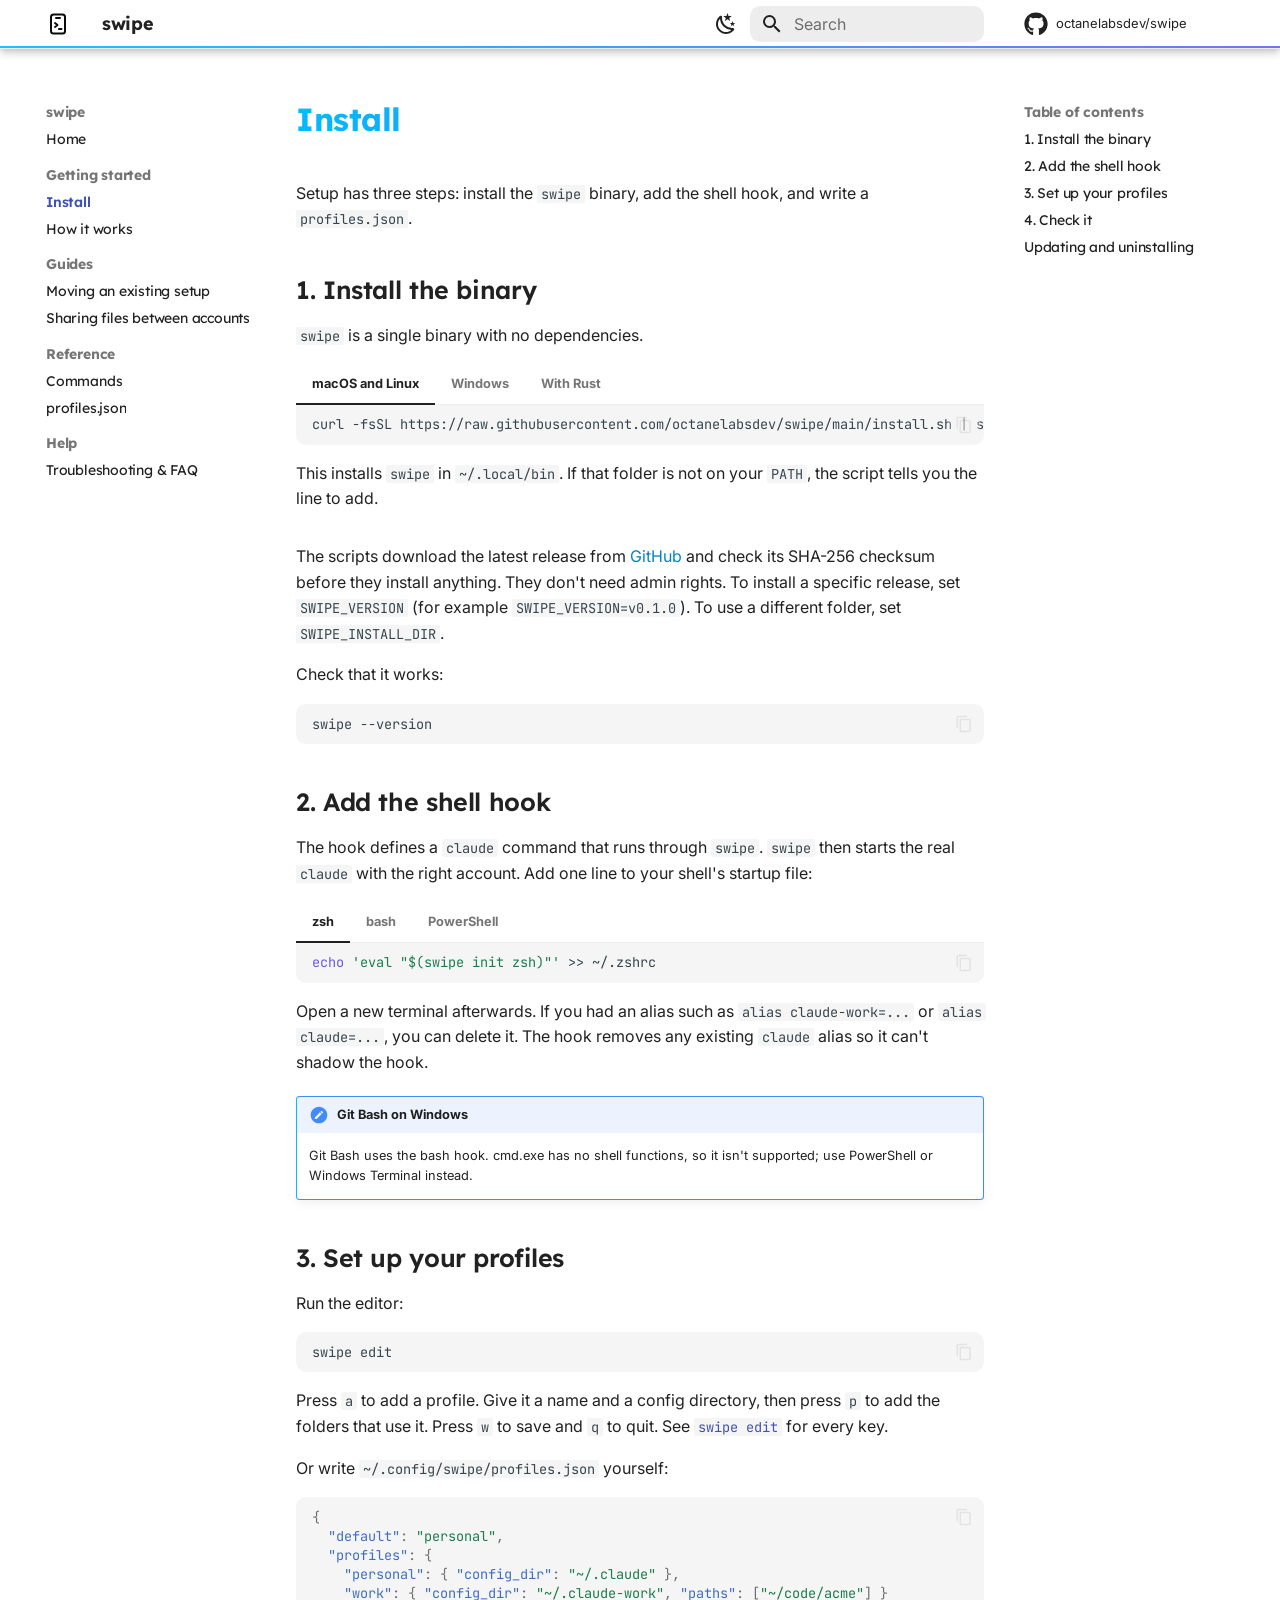
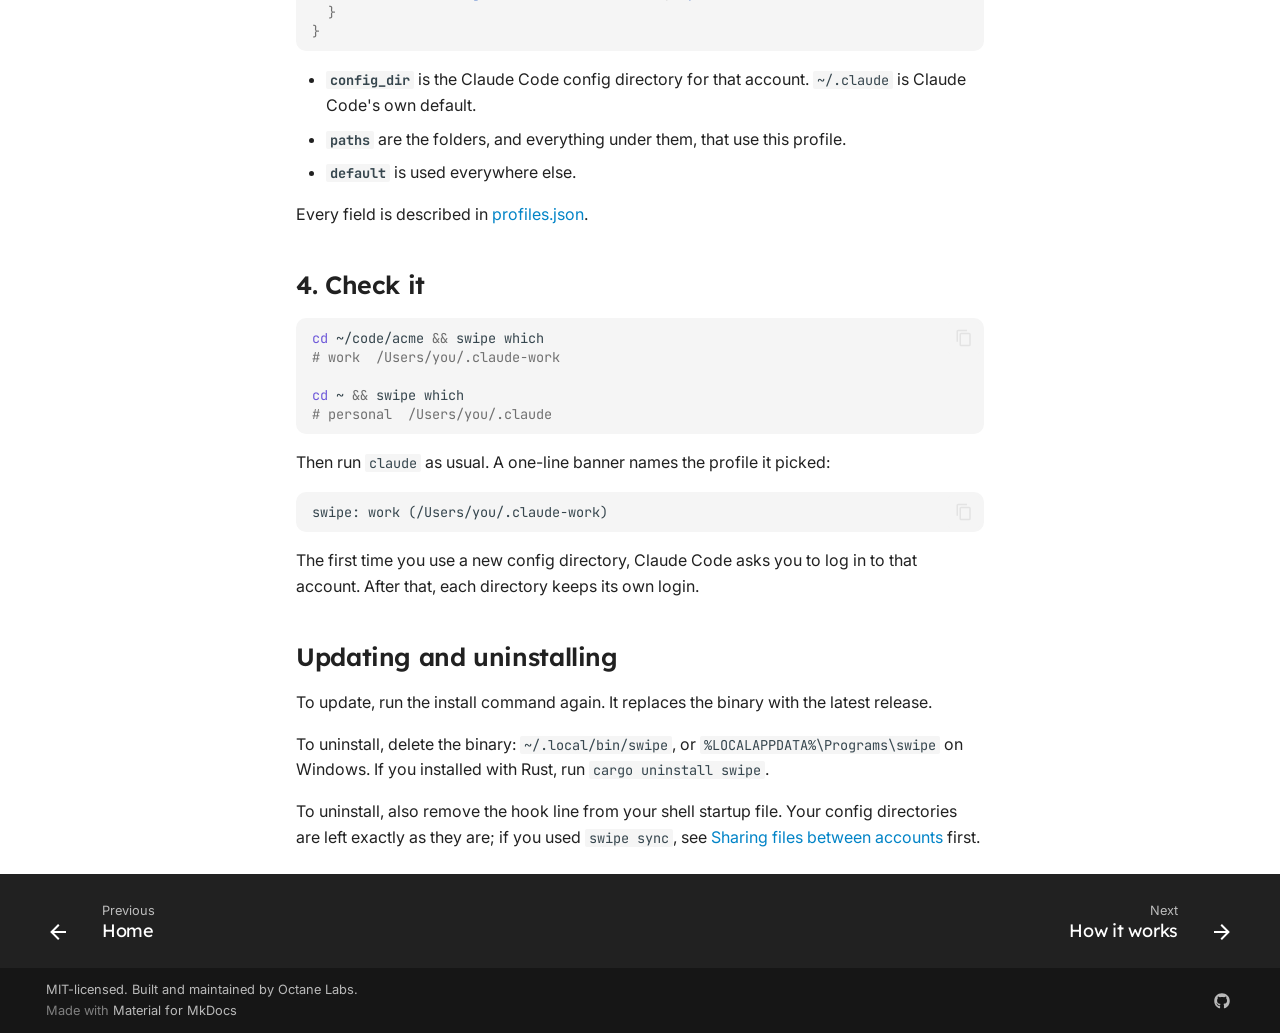
<file: install/index.html>
<!doctype html>
<html lang="en" class="no-js">
  <head>
    
      <meta charset="utf-8">
      <meta name="viewport" content="width=device-width,initial-scale=1">
      
        <meta name="description" content="Run Claude Code with the right account for every directory, and keep your commands, hooks and settings in one place. macOS, Linux and Windows.">
      
      
      
        <link rel="canonical" href="https://swipe.octanelabs.dev/install/">
      
      
        <link rel="prev" href="..">
      
      
        <link rel="next" href="../concepts/">
      
      
        
      
      
      <link rel="icon" href="../assets/mark.svg">
      <meta name="generator" content="mkdocs-1.6.1, mkdocs-material-9.7.7">
    
    
      
        <title>Install - swipe</title>
      
    
    
      <link rel="stylesheet" href="../assets/stylesheets/main.ec1eaa64.min.css">
      
        
        <link rel="stylesheet" href="../assets/stylesheets/palette.ab4e12ef.min.css">
      
      


    
    
      
    
    
      
        
        
        <link rel="preconnect" href="https://fonts.gstatic.com" crossorigin>
        <link rel="stylesheet" href="https://fonts.googleapis.com/css?family=Inter:300,300i,400,400i,700,700i%7CJetBrains+Mono:400,400i,700,700i&display=fallback">
        <style>:root{--md-text-font:"Inter";--md-code-font:"JetBrains Mono"}</style>
      
    
    
      <link rel="stylesheet" href="../stylesheets/syntax.css">
    
    <script>__md_scope=new URL("..",location),__md_hash=e=>[...e].reduce(((e,_)=>(e<<5)-e+_.charCodeAt(0)),0),__md_get=(e,_=localStorage,t=__md_scope)=>JSON.parse(_.getItem(t.pathname+"."+e)),__md_set=(e,_,t=localStorage,a=__md_scope)=>{try{t.setItem(a.pathname+"."+e,JSON.stringify(_))}catch(e){}}</script>
    
      

    
    
  </head>
  
  
    
    
      
    
    
    
    
    <body dir="ltr" data-md-color-scheme="default" data-md-color-primary="white" data-md-color-accent="cyan">
  
    
    <input class="md-toggle" data-md-toggle="drawer" type="checkbox" id="__drawer" autocomplete="off">
    <input class="md-toggle" data-md-toggle="search" type="checkbox" id="__search" autocomplete="off">
    <label class="md-overlay" for="__drawer"></label>
    <div data-md-component="skip">
      
        
        <a href="#install" class="md-skip">
          Skip to content
        </a>
      
    </div>
    <div data-md-component="announce">
      
    </div>
    
    
      

  

<header class="md-header md-header--shadow" data-md-component="header">
  <nav class="md-header__inner md-grid" aria-label="Header">
    <a href=".." title="swipe" class="md-header__button md-logo" aria-label="swipe" data-md-component="logo">
      
  <img src="../assets/mark.svg" alt="logo">

    </a>
    <label class="md-header__button md-icon" for="__drawer">
      
      <svg xmlns="http://www.w3.org/2000/svg" viewBox="0 0 24 24"><path d="M3 6h18v2H3zm0 5h18v2H3zm0 5h18v2H3z"/></svg>
    </label>
    <div class="md-header__title" data-md-component="header-title">
      <div class="md-header__ellipsis">
        <div class="md-header__topic">
          <span class="md-ellipsis">
            swipe
          </span>
        </div>
        <div class="md-header__topic" data-md-component="header-topic">
          <span class="md-ellipsis">
            
              Install
            
          </span>
        </div>
      </div>
    </div>
    
      
        <form class="md-header__option" data-md-component="palette">
  
    
    
    
    <input class="md-option" data-md-color-media="(prefers-color-scheme: light)" data-md-color-scheme="default" data-md-color-primary="white" data-md-color-accent="cyan"  aria-label="Switch to dark mode"  type="radio" name="__palette" id="__palette_0">
    
      <label class="md-header__button md-icon" title="Switch to dark mode" for="__palette_1" hidden>
        <svg xmlns="http://www.w3.org/2000/svg" viewBox="0 0 24 24"><path d="m17.75 4.09-2.53 1.94.91 3.06-2.63-1.81-2.63 1.81.91-3.06-2.53-1.94L12.44 4l1.06-3 1.06 3zm3.5 6.91-1.64 1.25.59 1.98-1.7-1.17-1.7 1.17.59-1.98L15.75 11l2.06-.05L18.5 9l.69 1.95zm-2.28 4.95c.83-.08 1.72 1.1 1.19 1.85-.32.45-.66.87-1.08 1.27C15.17 23 8.84 23 4.94 19.07c-3.91-3.9-3.91-10.24 0-14.14.4-.4.82-.76 1.27-1.08.75-.53 1.93.36 1.85 1.19-.27 2.86.69 5.83 2.89 8.02a9.96 9.96 0 0 0 8.02 2.89m-1.64 2.02a12.08 12.08 0 0 1-7.8-3.47c-2.17-2.19-3.33-5-3.49-7.82-2.81 3.14-2.7 7.96.31 10.98 3.02 3.01 7.84 3.12 10.98.31"/></svg>
      </label>
    
  
    
    
    
    <input class="md-option" data-md-color-media="(prefers-color-scheme: dark)" data-md-color-scheme="slate" data-md-color-primary="black" data-md-color-accent="cyan"  aria-label="Switch to light mode"  type="radio" name="__palette" id="__palette_1">
    
      <label class="md-header__button md-icon" title="Switch to light mode" for="__palette_0" hidden>
        <svg xmlns="http://www.w3.org/2000/svg" viewBox="0 0 24 24"><path d="M12 7a5 5 0 0 1 5 5 5 5 0 0 1-5 5 5 5 0 0 1-5-5 5 5 0 0 1 5-5m0 2a3 3 0 0 0-3 3 3 3 0 0 0 3 3 3 3 0 0 0 3-3 3 3 0 0 0-3-3m0-7 2.39 3.42C13.65 5.15 12.84 5 12 5s-1.65.15-2.39.42zM3.34 7l4.16-.35A7.2 7.2 0 0 0 5.94 8.5c-.44.74-.69 1.5-.83 2.29zm.02 10 1.76-3.77a7.131 7.131 0 0 0 2.38 4.14zM20.65 7l-1.77 3.79a7.02 7.02 0 0 0-2.38-4.15zm-.01 10-4.14.36c.59-.51 1.12-1.14 1.54-1.86.42-.73.69-1.5.83-2.29zM12 22l-2.41-3.44c.74.27 1.55.44 2.41.44.82 0 1.63-.17 2.37-.44z"/></svg>
      </label>
    
  
</form>
      
    
    
      <script>var palette=__md_get("__palette");if(palette&&palette.color){if("(prefers-color-scheme)"===palette.color.media){var media=matchMedia("(prefers-color-scheme: light)"),input=document.querySelector(media.matches?"[data-md-color-media='(prefers-color-scheme: light)']":"[data-md-color-media='(prefers-color-scheme: dark)']");palette.color.media=input.getAttribute("data-md-color-media"),palette.color.scheme=input.getAttribute("data-md-color-scheme"),palette.color.primary=input.getAttribute("data-md-color-primary"),palette.color.accent=input.getAttribute("data-md-color-accent")}for(var[key,value]of Object.entries(palette.color))document.body.setAttribute("data-md-color-"+key,value)}</script>
    
    
    
      
      
        <label class="md-header__button md-icon" for="__search">
          
          <svg xmlns="http://www.w3.org/2000/svg" viewBox="0 0 24 24"><path d="M9.5 3A6.5 6.5 0 0 1 16 9.5c0 1.61-.59 3.09-1.56 4.23l.27.27h.79l5 5-1.5 1.5-5-5v-.79l-.27-.27A6.52 6.52 0 0 1 9.5 16 6.5 6.5 0 0 1 3 9.5 6.5 6.5 0 0 1 9.5 3m0 2C7 5 5 7 5 9.5S7 14 9.5 14 14 12 14 9.5 12 5 9.5 5"/></svg>
        </label>
        <div class="md-search" data-md-component="search" role="dialog">
  <label class="md-search__overlay" for="__search"></label>
  <div class="md-search__inner" role="search">
    <form class="md-search__form" name="search">
      <input type="text" class="md-search__input" name="query" aria-label="Search" placeholder="Search" autocapitalize="off" autocorrect="off" autocomplete="off" spellcheck="false" data-md-component="search-query" required>
      <label class="md-search__icon md-icon" for="__search">
        
        <svg xmlns="http://www.w3.org/2000/svg" viewBox="0 0 24 24"><path d="M9.5 3A6.5 6.5 0 0 1 16 9.5c0 1.61-.59 3.09-1.56 4.23l.27.27h.79l5 5-1.5 1.5-5-5v-.79l-.27-.27A6.52 6.52 0 0 1 9.5 16 6.5 6.5 0 0 1 3 9.5 6.5 6.5 0 0 1 9.5 3m0 2C7 5 5 7 5 9.5S7 14 9.5 14 14 12 14 9.5 12 5 9.5 5"/></svg>
        
        <svg xmlns="http://www.w3.org/2000/svg" viewBox="0 0 24 24"><path d="M20 11v2H8l5.5 5.5-1.42 1.42L4.16 12l7.92-7.92L13.5 5.5 8 11z"/></svg>
      </label>
      <nav class="md-search__options" aria-label="Search">
        
        <button type="reset" class="md-search__icon md-icon" title="Clear" aria-label="Clear" tabindex="-1">
          
          <svg xmlns="http://www.w3.org/2000/svg" viewBox="0 0 24 24"><path d="M19 6.41 17.59 5 12 10.59 6.41 5 5 6.41 10.59 12 5 17.59 6.41 19 12 13.41 17.59 19 19 17.59 13.41 12z"/></svg>
        </button>
      </nav>
      
        <div class="md-search__suggest" data-md-component="search-suggest"></div>
      
    </form>
    <div class="md-search__output">
      <div class="md-search__scrollwrap" tabindex="0" data-md-scrollfix>
        <div class="md-search-result" data-md-component="search-result">
          <div class="md-search-result__meta">
            Initializing search
          </div>
          <ol class="md-search-result__list" role="presentation"></ol>
        </div>
      </div>
    </div>
  </div>
</div>
      
    
    
      <div class="md-header__source">
        <a href="https://github.com/octanelabsdev/swipe" title="Go to repository" class="md-source" data-md-component="source">
  <div class="md-source__icon md-icon">
    
    <svg xmlns="http://www.w3.org/2000/svg" viewBox="0 0 512 512"><!--! Font Awesome Free 7.1.0 by @fontawesome - https://fontawesome.com License - https://fontawesome.com/license/free (Icons: CC BY 4.0, Fonts: SIL OFL 1.1, Code: MIT License) Copyright 2025 Fonticons, Inc.--><path d="M173.9 397.4c0 2-2.3 3.6-5.2 3.6-3.3.3-5.6-1.3-5.6-3.6 0-2 2.3-3.6 5.2-3.6 3-.3 5.6 1.3 5.6 3.6m-31.1-4.5c-.7 2 1.3 4.3 4.3 4.9 2.6 1 5.6 0 6.2-2s-1.3-4.3-4.3-5.2c-2.6-.7-5.5.3-6.2 2.3m44.2-1.7c-2.9.7-4.9 2.6-4.6 4.9.3 2 2.9 3.3 5.9 2.6 2.9-.7 4.9-2.6 4.6-4.6-.3-1.9-3-3.2-5.9-2.9M252.8 8C114.1 8 8 113.3 8 252c0 110.9 69.8 205.8 169.5 239.2 12.8 2.3 17.3-5.6 17.3-12.1 0-6.2-.3-40.4-.3-61.4 0 0-70 15-84.7-29.8 0 0-11.4-29.1-27.8-36.6 0 0-22.9-15.7 1.6-15.4 0 0 24.9 2 38.6 25.8 21.9 38.6 58.6 27.5 72.9 20.9 2.3-16 8.8-27.1 16-33.7-55.9-6.2-112.3-14.3-112.3-110.5 0-27.5 7.6-41.3 23.6-58.9-2.6-6.5-11.1-33.3 2.6-67.9 20.9-6.5 69 27 69 27 20-5.6 41.5-8.5 62.8-8.5s42.8 2.9 62.8 8.5c0 0 48.1-33.6 69-27 13.7 34.7 5.2 61.4 2.6 67.9 16 17.7 25.8 31.5 25.8 58.9 0 96.5-58.9 104.2-114.8 110.5 9.2 7.9 17 22.9 17 46.4 0 33.7-.3 75.4-.3 83.6 0 6.5 4.6 14.4 17.3 12.1C436.2 457.8 504 362.9 504 252 504 113.3 391.5 8 252.8 8M105.2 352.9c-1.3 1-1 3.3.7 5.2 1.6 1.6 3.9 2.3 5.2 1 1.3-1 1-3.3-.7-5.2-1.6-1.6-3.9-2.3-5.2-1m-10.8-8.1c-.7 1.3.3 2.9 2.3 3.9 1.6 1 3.6.7 4.3-.7.7-1.3-.3-2.9-2.3-3.9-2-.6-3.6-.3-4.3.7m32.4 35.6c-1.6 1.3-1 4.3 1.3 6.2 2.3 2.3 5.2 2.6 6.5 1 1.3-1.3.7-4.3-1.3-6.2-2.2-2.3-5.2-2.6-6.5-1m-11.4-14.7c-1.6 1-1.6 3.6 0 5.9s4.3 3.3 5.6 2.3c1.6-1.3 1.6-3.9 0-6.2-1.4-2.3-4-3.3-5.6-2"/></svg>
  </div>
  <div class="md-source__repository">
    octanelabsdev/swipe
  </div>
</a>
      </div>
    
  </nav>
  
</header>
    
    <div class="md-container" data-md-component="container">
      
      
        
          
        
      
      <main class="md-main" data-md-component="main">
        <div class="md-main__inner md-grid">
          
            
              
              <div class="md-sidebar md-sidebar--primary" data-md-component="sidebar" data-md-type="navigation" >
                <div class="md-sidebar__scrollwrap">
                  <div class="md-sidebar__inner">
                    



<nav class="md-nav md-nav--primary" aria-label="Navigation" data-md-level="0">
  <label class="md-nav__title" for="__drawer">
    <a href=".." title="swipe" class="md-nav__button md-logo" aria-label="swipe" data-md-component="logo">
      
  <img src="../assets/mark.svg" alt="logo">

    </a>
    swipe
  </label>
  
    <div class="md-nav__source">
      <a href="https://github.com/octanelabsdev/swipe" title="Go to repository" class="md-source" data-md-component="source">
  <div class="md-source__icon md-icon">
    
    <svg xmlns="http://www.w3.org/2000/svg" viewBox="0 0 512 512"><!--! Font Awesome Free 7.1.0 by @fontawesome - https://fontawesome.com License - https://fontawesome.com/license/free (Icons: CC BY 4.0, Fonts: SIL OFL 1.1, Code: MIT License) Copyright 2025 Fonticons, Inc.--><path d="M173.9 397.4c0 2-2.3 3.6-5.2 3.6-3.3.3-5.6-1.3-5.6-3.6 0-2 2.3-3.6 5.2-3.6 3-.3 5.6 1.3 5.6 3.6m-31.1-4.5c-.7 2 1.3 4.3 4.3 4.9 2.6 1 5.6 0 6.2-2s-1.3-4.3-4.3-5.2c-2.6-.7-5.5.3-6.2 2.3m44.2-1.7c-2.9.7-4.9 2.6-4.6 4.9.3 2 2.9 3.3 5.9 2.6 2.9-.7 4.9-2.6 4.6-4.6-.3-1.9-3-3.2-5.9-2.9M252.8 8C114.1 8 8 113.3 8 252c0 110.9 69.8 205.8 169.5 239.2 12.8 2.3 17.3-5.6 17.3-12.1 0-6.2-.3-40.4-.3-61.4 0 0-70 15-84.7-29.8 0 0-11.4-29.1-27.8-36.6 0 0-22.9-15.7 1.6-15.4 0 0 24.9 2 38.6 25.8 21.9 38.6 58.6 27.5 72.9 20.9 2.3-16 8.8-27.1 16-33.7-55.9-6.2-112.3-14.3-112.3-110.5 0-27.5 7.6-41.3 23.6-58.9-2.6-6.5-11.1-33.3 2.6-67.9 20.9-6.5 69 27 69 27 20-5.6 41.5-8.5 62.8-8.5s42.8 2.9 62.8 8.5c0 0 48.1-33.6 69-27 13.7 34.7 5.2 61.4 2.6 67.9 16 17.7 25.8 31.5 25.8 58.9 0 96.5-58.9 104.2-114.8 110.5 9.2 7.9 17 22.9 17 46.4 0 33.7-.3 75.4-.3 83.6 0 6.5 4.6 14.4 17.3 12.1C436.2 457.8 504 362.9 504 252 504 113.3 391.5 8 252.8 8M105.2 352.9c-1.3 1-1 3.3.7 5.2 1.6 1.6 3.9 2.3 5.2 1 1.3-1 1-3.3-.7-5.2-1.6-1.6-3.9-2.3-5.2-1m-10.8-8.1c-.7 1.3.3 2.9 2.3 3.9 1.6 1 3.6.7 4.3-.7.7-1.3-.3-2.9-2.3-3.9-2-.6-3.6-.3-4.3.7m32.4 35.6c-1.6 1.3-1 4.3 1.3 6.2 2.3 2.3 5.2 2.6 6.5 1 1.3-1.3.7-4.3-1.3-6.2-2.2-2.3-5.2-2.6-6.5-1m-11.4-14.7c-1.6 1-1.6 3.6 0 5.9s4.3 3.3 5.6 2.3c1.6-1.3 1.6-3.9 0-6.2-1.4-2.3-4-3.3-5.6-2"/></svg>
  </div>
  <div class="md-source__repository">
    octanelabsdev/swipe
  </div>
</a>
    </div>
  
  <ul class="md-nav__list" data-md-scrollfix>
    
      
      
  
  
  
  
    <li class="md-nav__item">
      <a href=".." class="md-nav__link">
        
  
  
  <span class="md-ellipsis">
    
  
    Home
  

    
  </span>
  
  

      </a>
    </li>
  

    
      
      
  
  
    
  
  
  
    
    
    
    
      
        
        
      
    
    
    <li class="md-nav__item md-nav__item--active md-nav__item--section md-nav__item--nested">
      
        
        
        <input class="md-nav__toggle md-toggle " type="checkbox" id="__nav_2" checked>
        
          
          <label class="md-nav__link" for="__nav_2" id="__nav_2_label" tabindex="">
            
  
  
  <span class="md-ellipsis">
    
  
    Getting started
  

    
  </span>
  
  

            <span class="md-nav__icon md-icon"></span>
          </label>
        
        <nav class="md-nav" data-md-level="1" aria-labelledby="__nav_2_label" aria-expanded="true">
          <label class="md-nav__title" for="__nav_2">
            <span class="md-nav__icon md-icon"></span>
            
  
    Getting started
  

          </label>
          <ul class="md-nav__list" data-md-scrollfix>
            
              
                
  
  
    
  
  
  
    <li class="md-nav__item md-nav__item--active">
      
      <input class="md-nav__toggle md-toggle" type="checkbox" id="__toc">
      
      
        
      
      
        <label class="md-nav__link md-nav__link--active" for="__toc">
          
  
  
  <span class="md-ellipsis">
    
  
    Install
  

    
  </span>
  
  

          <span class="md-nav__icon md-icon"></span>
        </label>
      
      <a href="./" class="md-nav__link md-nav__link--active">
        
  
  
  <span class="md-ellipsis">
    
  
    Install
  

    
  </span>
  
  

      </a>
      
        

<nav class="md-nav md-nav--secondary" aria-label="Table of contents">
  
  
  
    
  
  
    <label class="md-nav__title" for="__toc">
      <span class="md-nav__icon md-icon"></span>
      Table of contents
    </label>
    <ul class="md-nav__list" data-md-component="toc" data-md-scrollfix>
      
        <li class="md-nav__item">
  <a href="#1-install-the-binary" class="md-nav__link">
    <span class="md-ellipsis">
      
        1. Install the binary
      
    </span>
  </a>
  
</li>
      
        <li class="md-nav__item">
  <a href="#2-add-the-shell-hook" class="md-nav__link">
    <span class="md-ellipsis">
      
        2. Add the shell hook
      
    </span>
  </a>
  
</li>
      
        <li class="md-nav__item">
  <a href="#3-set-up-your-profiles" class="md-nav__link">
    <span class="md-ellipsis">
      
        3. Set up your profiles
      
    </span>
  </a>
  
</li>
      
        <li class="md-nav__item">
  <a href="#4-check-it" class="md-nav__link">
    <span class="md-ellipsis">
      
        4. Check it
      
    </span>
  </a>
  
</li>
      
        <li class="md-nav__item">
  <a href="#updating-and-uninstalling" class="md-nav__link">
    <span class="md-ellipsis">
      
        Updating and uninstalling
      
    </span>
  </a>
  
</li>
      
    </ul>
  
</nav>
      
    </li>
  

              
            
              
                
  
  
  
  
    <li class="md-nav__item">
      <a href="../concepts/" class="md-nav__link">
        
  
  
  <span class="md-ellipsis">
    
  
    How it works
  

    
  </span>
  
  

      </a>
    </li>
  

              
            
          </ul>
        </nav>
      
    </li>
  

    
      
      
  
  
  
  
    
    
    
    
      
        
        
      
    
    
    <li class="md-nav__item md-nav__item--section md-nav__item--nested">
      
        
        
        <input class="md-nav__toggle md-toggle " type="checkbox" id="__nav_3" >
        
          
          <label class="md-nav__link" for="__nav_3" id="__nav_3_label" tabindex="">
            
  
  
  <span class="md-ellipsis">
    
  
    Guides
  

    
  </span>
  
  

            <span class="md-nav__icon md-icon"></span>
          </label>
        
        <nav class="md-nav" data-md-level="1" aria-labelledby="__nav_3_label" aria-expanded="false">
          <label class="md-nav__title" for="__nav_3">
            <span class="md-nav__icon md-icon"></span>
            
  
    Guides
  

          </label>
          <ul class="md-nav__list" data-md-scrollfix>
            
              
                
  
  
  
  
    <li class="md-nav__item">
      <a href="../migrating/" class="md-nav__link">
        
  
  
  <span class="md-ellipsis">
    
  
    Moving an existing setup
  

    
  </span>
  
  

      </a>
    </li>
  

              
            
              
                
  
  
  
  
    <li class="md-nav__item">
      <a href="../syncing/" class="md-nav__link">
        
  
  
  <span class="md-ellipsis">
    
  
    Sharing files between accounts
  

    
  </span>
  
  

      </a>
    </li>
  

              
            
          </ul>
        </nav>
      
    </li>
  

    
      
      
  
  
  
  
    
    
    
    
      
        
        
      
    
    
    <li class="md-nav__item md-nav__item--section md-nav__item--nested">
      
        
        
        <input class="md-nav__toggle md-toggle " type="checkbox" id="__nav_4" >
        
          
          <label class="md-nav__link" for="__nav_4" id="__nav_4_label" tabindex="">
            
  
  
  <span class="md-ellipsis">
    
  
    Reference
  

    
  </span>
  
  

            <span class="md-nav__icon md-icon"></span>
          </label>
        
        <nav class="md-nav" data-md-level="1" aria-labelledby="__nav_4_label" aria-expanded="false">
          <label class="md-nav__title" for="__nav_4">
            <span class="md-nav__icon md-icon"></span>
            
  
    Reference
  

          </label>
          <ul class="md-nav__list" data-md-scrollfix>
            
              
                
  
  
  
  
    <li class="md-nav__item">
      <a href="../commands/" class="md-nav__link">
        
  
  
  <span class="md-ellipsis">
    
  
    Commands
  

    
  </span>
  
  

      </a>
    </li>
  

              
            
              
                
  
  
  
  
    <li class="md-nav__item">
      <a href="../configuration/" class="md-nav__link">
        
  
  
  <span class="md-ellipsis">
    
  
    profiles.json
  

    
  </span>
  
  

      </a>
    </li>
  

              
            
          </ul>
        </nav>
      
    </li>
  

    
      
      
  
  
  
  
    
    
    
    
      
        
        
      
    
    
    <li class="md-nav__item md-nav__item--section md-nav__item--nested">
      
        
        
        <input class="md-nav__toggle md-toggle " type="checkbox" id="__nav_5" >
        
          
          <label class="md-nav__link" for="__nav_5" id="__nav_5_label" tabindex="">
            
  
  
  <span class="md-ellipsis">
    
  
    Help
  

    
  </span>
  
  

            <span class="md-nav__icon md-icon"></span>
          </label>
        
        <nav class="md-nav" data-md-level="1" aria-labelledby="__nav_5_label" aria-expanded="false">
          <label class="md-nav__title" for="__nav_5">
            <span class="md-nav__icon md-icon"></span>
            
  
    Help
  

          </label>
          <ul class="md-nav__list" data-md-scrollfix>
            
              
                
  
  
  
  
    <li class="md-nav__item">
      <a href="../troubleshooting/" class="md-nav__link">
        
  
  
  <span class="md-ellipsis">
    
  
    Troubleshooting & FAQ
  

    
  </span>
  
  

      </a>
    </li>
  

              
            
          </ul>
        </nav>
      
    </li>
  

    
  </ul>
</nav>
                  </div>
                </div>
              </div>
            
            
              
              <div class="md-sidebar md-sidebar--secondary" data-md-component="sidebar" data-md-type="toc" >
                <div class="md-sidebar__scrollwrap">
                  <div class="md-sidebar__inner">
                    

<nav class="md-nav md-nav--secondary" aria-label="Table of contents">
  
  
  
    
  
  
    <label class="md-nav__title" for="__toc">
      <span class="md-nav__icon md-icon"></span>
      Table of contents
    </label>
    <ul class="md-nav__list" data-md-component="toc" data-md-scrollfix>
      
        <li class="md-nav__item">
  <a href="#1-install-the-binary" class="md-nav__link">
    <span class="md-ellipsis">
      
        1. Install the binary
      
    </span>
  </a>
  
</li>
      
        <li class="md-nav__item">
  <a href="#2-add-the-shell-hook" class="md-nav__link">
    <span class="md-ellipsis">
      
        2. Add the shell hook
      
    </span>
  </a>
  
</li>
      
        <li class="md-nav__item">
  <a href="#3-set-up-your-profiles" class="md-nav__link">
    <span class="md-ellipsis">
      
        3. Set up your profiles
      
    </span>
  </a>
  
</li>
      
        <li class="md-nav__item">
  <a href="#4-check-it" class="md-nav__link">
    <span class="md-ellipsis">
      
        4. Check it
      
    </span>
  </a>
  
</li>
      
        <li class="md-nav__item">
  <a href="#updating-and-uninstalling" class="md-nav__link">
    <span class="md-ellipsis">
      
        Updating and uninstalling
      
    </span>
  </a>
  
</li>
      
    </ul>
  
</nav>
                  </div>
                </div>
              </div>
            
          
          
            <div class="md-content" data-md-component="content">
              
              <article class="md-content__inner md-typeset">
                
                  


  
  


<h1 id="install">Install<a class="headerlink" href="#install" title="Permanent link">&para;</a></h1>
<p>Setup has three steps: install the <code>swipe</code> binary, add the shell hook, and write a <code>profiles.json</code>.</p>
<h2 id="1-install-the-binary">1. Install the binary<a class="headerlink" href="#1-install-the-binary" title="Permanent link">&para;</a></h2>
<p><code>swipe</code> is a single binary with no dependencies.</p>
<div class="tabbed-set tabbed-alternate" data-tabs="1:3"><input checked="checked" id="__tabbed_1_1" name="__tabbed_1" type="radio" /><input id="__tabbed_1_2" name="__tabbed_1" type="radio" /><input id="__tabbed_1_3" name="__tabbed_1" type="radio" /><div class="tabbed-labels"><label for="__tabbed_1_1">macOS and Linux</label><label for="__tabbed_1_2">Windows</label><label for="__tabbed_1_3">With Rust</label></div>
<div class="tabbed-content">
<div class="tabbed-block">
<div class="highlight"><pre><span></span><code><a id="__codelineno-0-1" name="__codelineno-0-1" href="#__codelineno-0-1"></a>curl<span class="w"> </span>-fsSL<span class="w"> </span>https://raw.githubusercontent.com/octanelabsdev/swipe/main/install.sh<span class="w"> </span><span class="p">|</span><span class="w"> </span>sh
</code></pre></div>
<p>This installs <code>swipe</code> in <code>~/.local/bin</code>. If that folder is not on your <code>PATH</code>, the script
tells you the line to add.</p>
</div>
<div class="tabbed-block">
<div class="highlight"><pre><span></span><code><a id="__codelineno-1-1" name="__codelineno-1-1" href="#__codelineno-1-1"></a><span class="nb">irm </span><span class="n">https</span><span class="p">://</span><span class="n">raw</span><span class="p">.</span><span class="n">githubusercontent</span><span class="p">.</span><span class="n">com</span><span class="p">/</span><span class="n">octanelabsdev</span><span class="p">/</span><span class="n">swipe</span><span class="p">/</span><span class="n">main</span><span class="p">/</span><span class="n">install</span><span class="p">.</span><span class="n">ps1</span> <span class="p">|</span> <span class="nb">iex</span>
</code></pre></div>
<p>This installs <code>swipe.exe</code> in <code>%LOCALAPPDATA%\Programs\swipe</code> and adds that folder to your
user <code>PATH</code>.</p>
</div>
<div class="tabbed-block">
<div class="highlight"><pre><span></span><code><a id="__codelineno-2-1" name="__codelineno-2-1" href="#__codelineno-2-1"></a>cargo<span class="w"> </span>install<span class="w"> </span>--git<span class="w"> </span>https://github.com/octanelabsdev/swipe
</code></pre></div>
<p>This needs Rust 1.88 or newer, and puts <code>swipe</code> in <code>~/.cargo/bin</code>.</p>
</div>
</div>
</div>
<p>The scripts download the latest release from
<a href="https://github.com/octanelabsdev/swipe/releases">GitHub</a> and check its SHA-256 checksum before
they install anything. They don't need admin rights. To install a specific release, set
<code>SWIPE_VERSION</code> (for example <code>SWIPE_VERSION=v0.1.0</code>). To use a different folder, set
<code>SWIPE_INSTALL_DIR</code>.</p>
<p>Check that it works:</p>
<div class="highlight"><pre><span></span><code><a id="__codelineno-3-1" name="__codelineno-3-1" href="#__codelineno-3-1"></a>swipe<span class="w"> </span>--version
</code></pre></div>
<h2 id="2-add-the-shell-hook">2. Add the shell hook<a class="headerlink" href="#2-add-the-shell-hook" title="Permanent link">&para;</a></h2>
<p>The hook defines a <code>claude</code> command that runs through <code>swipe</code>. <code>swipe</code> then starts the real
<code>claude</code> with the right account. Add one line to your shell's startup file:</p>
<div class="tabbed-set tabbed-alternate" data-tabs="2:3"><input checked="checked" id="__tabbed_2_1" name="__tabbed_2" type="radio" /><input id="__tabbed_2_2" name="__tabbed_2" type="radio" /><input id="__tabbed_2_3" name="__tabbed_2" type="radio" /><div class="tabbed-labels"><label for="__tabbed_2_1">zsh</label><label for="__tabbed_2_2">bash</label><label for="__tabbed_2_3">PowerShell</label></div>
<div class="tabbed-content">
<div class="tabbed-block">
<div class="highlight"><pre><span></span><code><a id="__codelineno-4-1" name="__codelineno-4-1" href="#__codelineno-4-1"></a><span class="nb">echo</span><span class="w"> </span><span class="s1">'eval "$(swipe init zsh)"'</span><span class="w"> </span>&gt;&gt;<span class="w"> </span>~/.zshrc
</code></pre></div>
</div>
<div class="tabbed-block">
<div class="highlight"><pre><span></span><code><a id="__codelineno-5-1" name="__codelineno-5-1" href="#__codelineno-5-1"></a><span class="nb">echo</span><span class="w"> </span><span class="s1">'eval "$(swipe init bash)"'</span><span class="w"> </span>&gt;&gt;<span class="w"> </span>~/.bashrc
</code></pre></div>
</div>
<div class="tabbed-block">
<div class="highlight"><pre><span></span><code><a id="__codelineno-6-1" name="__codelineno-6-1" href="#__codelineno-6-1"></a><span class="nb">Add-Content</span> <span class="nv">$PROFILE</span> <span class="s1">'swipe init powershell | Out-String | Invoke-Expression'</span>
</code></pre></div>
</div>
</div>
</div>
<p>Open a new terminal afterwards. If you had an alias such as <code>alias claude-work=...</code> or
<code>alias claude=...</code>, you can delete it. The hook removes any existing <code>claude</code> alias so it can't
shadow the hook.</p>
<div class="admonition note">
<p class="admonition-title">Git Bash on Windows</p>
<p>Git Bash uses the bash hook. cmd.exe has no shell functions, so it isn't supported; use
PowerShell or Windows Terminal instead.</p>
</div>
<h2 id="3-set-up-your-profiles">3. Set up your profiles<a class="headerlink" href="#3-set-up-your-profiles" title="Permanent link">&para;</a></h2>
<p>Run the editor:</p>
<div class="highlight"><pre><span></span><code><a id="__codelineno-7-1" name="__codelineno-7-1" href="#__codelineno-7-1"></a>swipe<span class="w"> </span>edit
</code></pre></div>
<p>Press <code>a</code> to add a profile. Give it a name and a config directory, then press <code>p</code> to add the
folders that use it. Press <code>w</code> to save and <code>q</code> to quit. See <a href="../commands/#swipe-edit"><code>swipe edit</code></a>
for every key.</p>
<p>Or write <code>~/.config/swipe/profiles.json</code> yourself:</p>
<div class="highlight"><pre><span></span><code><a id="__codelineno-8-1" name="__codelineno-8-1" href="#__codelineno-8-1"></a><span class="p">{</span>
<a id="__codelineno-8-2" name="__codelineno-8-2" href="#__codelineno-8-2"></a><span class="w">  </span><span class="nt">"default"</span><span class="p">:</span><span class="w"> </span><span class="s2">"personal"</span><span class="p">,</span>
<a id="__codelineno-8-3" name="__codelineno-8-3" href="#__codelineno-8-3"></a><span class="w">  </span><span class="nt">"profiles"</span><span class="p">:</span><span class="w"> </span><span class="p">{</span>
<a id="__codelineno-8-4" name="__codelineno-8-4" href="#__codelineno-8-4"></a><span class="w">    </span><span class="nt">"personal"</span><span class="p">:</span><span class="w"> </span><span class="p">{</span><span class="w"> </span><span class="nt">"config_dir"</span><span class="p">:</span><span class="w"> </span><span class="s2">"~/.claude"</span><span class="w"> </span><span class="p">},</span>
<a id="__codelineno-8-5" name="__codelineno-8-5" href="#__codelineno-8-5"></a><span class="w">    </span><span class="nt">"work"</span><span class="p">:</span><span class="w"> </span><span class="p">{</span><span class="w"> </span><span class="nt">"config_dir"</span><span class="p">:</span><span class="w"> </span><span class="s2">"~/.claude-work"</span><span class="p">,</span><span class="w"> </span><span class="nt">"paths"</span><span class="p">:</span><span class="w"> </span><span class="p">[</span><span class="s2">"~/code/acme"</span><span class="p">]</span><span class="w"> </span><span class="p">}</span>
<a id="__codelineno-8-6" name="__codelineno-8-6" href="#__codelineno-8-6"></a><span class="w">  </span><span class="p">}</span>
<a id="__codelineno-8-7" name="__codelineno-8-7" href="#__codelineno-8-7"></a><span class="p">}</span>
</code></pre></div>
<ul>
<li><strong><code>config_dir</code></strong> is the Claude Code config directory for that account. <code>~/.claude</code> is Claude
  Code's own default.</li>
<li><strong><code>paths</code></strong> are the folders, and everything under them, that use this profile.</li>
<li><strong><code>default</code></strong> is used everywhere else.</li>
</ul>
<p>Every field is described in <a href="../configuration/">profiles.json</a>.</p>
<h2 id="4-check-it">4. Check it<a class="headerlink" href="#4-check-it" title="Permanent link">&para;</a></h2>
<div class="highlight"><pre><span></span><code><a id="__codelineno-9-1" name="__codelineno-9-1" href="#__codelineno-9-1"></a><span class="nb">cd</span><span class="w"> </span>~/code/acme<span class="w"> </span><span class="o">&amp;&amp;</span><span class="w"> </span>swipe<span class="w"> </span>which
<a id="__codelineno-9-2" name="__codelineno-9-2" href="#__codelineno-9-2"></a><span class="c1"># work  /Users/you/.claude-work</span>
<a id="__codelineno-9-3" name="__codelineno-9-3" href="#__codelineno-9-3"></a>
<a id="__codelineno-9-4" name="__codelineno-9-4" href="#__codelineno-9-4"></a><span class="nb">cd</span><span class="w"> </span>~<span class="w"> </span><span class="o">&amp;&amp;</span><span class="w"> </span>swipe<span class="w"> </span>which
<a id="__codelineno-9-5" name="__codelineno-9-5" href="#__codelineno-9-5"></a><span class="c1"># personal  /Users/you/.claude</span>
</code></pre></div>
<p>Then run <code>claude</code> as usual. A one-line banner names the profile it picked:</p>
<div class="highlight"><pre><span></span><code><a id="__codelineno-10-1" name="__codelineno-10-1" href="#__codelineno-10-1"></a>swipe: work (/Users/you/.claude-work)
</code></pre></div>
<p>The first time you use a new config directory, Claude Code asks you to log in to that account.
After that, each directory keeps its own login.</p>
<h2 id="updating-and-uninstalling">Updating and uninstalling<a class="headerlink" href="#updating-and-uninstalling" title="Permanent link">&para;</a></h2>
<p>To update, run the install command again. It replaces the binary with the latest release.</p>
<p>To uninstall, delete the binary: <code>~/.local/bin/swipe</code>, or <code>%LOCALAPPDATA%\Programs\swipe</code> on
Windows. If you installed with Rust, run <code>cargo uninstall swipe</code>.</p>
<p>To uninstall, also remove the hook line from your shell startup file. Your config directories are
left exactly as they are; if you used <code>swipe sync</code>, see
<a href="../syncing/#stopping">Sharing files between accounts</a> first.</p>












                
              </article>
            </div>
          
          
  <script>var tabs=__md_get("__tabs");if(Array.isArray(tabs))e:for(var set of document.querySelectorAll(".tabbed-set")){var labels=set.querySelector(".tabbed-labels");for(var tab of tabs)for(var label of labels.getElementsByTagName("label"))if(label.innerText.trim()===tab){var input=document.getElementById(label.htmlFor);input.checked=!0;continue e}}</script>

<script>var target=document.getElementById(location.hash.slice(1));target&&target.name&&(target.checked=target.name.startsWith("__tabbed_"))</script>
        </div>
        
          <button type="button" class="md-top md-icon" data-md-component="top" hidden>
  
  <svg xmlns="http://www.w3.org/2000/svg" viewBox="0 0 24 24"><path d="M13 20h-2V8l-5.5 5.5-1.42-1.42L12 4.16l7.92 7.92-1.42 1.42L13 8z"/></svg>
  Back to top
</button>
        
      </main>
      
        <footer class="md-footer">
  
    
      
      <nav class="md-footer__inner md-grid" aria-label="Footer" >
        
          
          <a href=".." class="md-footer__link md-footer__link--prev" aria-label="Previous: Home">
            <div class="md-footer__button md-icon">
              
              <svg xmlns="http://www.w3.org/2000/svg" viewBox="0 0 24 24"><path d="M20 11v2H8l5.5 5.5-1.42 1.42L4.16 12l7.92-7.92L13.5 5.5 8 11z"/></svg>
            </div>
            <div class="md-footer__title">
              <span class="md-footer__direction">
                Previous
              </span>
              <div class="md-ellipsis">
                Home
              </div>
            </div>
          </a>
        
        
          
          <a href="../concepts/" class="md-footer__link md-footer__link--next" aria-label="Next: How it works">
            <div class="md-footer__title">
              <span class="md-footer__direction">
                Next
              </span>
              <div class="md-ellipsis">
                How it works
              </div>
            </div>
            <div class="md-footer__button md-icon">
              
              <svg xmlns="http://www.w3.org/2000/svg" viewBox="0 0 24 24"><path d="M4 11v2h12l-5.5 5.5 1.42 1.42L19.84 12l-7.92-7.92L10.5 5.5 16 11z"/></svg>
            </div>
          </a>
        
      </nav>
    
  
  <div class="md-footer-meta md-typeset">
    <div class="md-footer-meta__inner md-grid">
      <div class="md-copyright">
  
    <div class="md-copyright__highlight">
      MIT-licensed. Built and maintained by Octane Labs.
    </div>
  
  
    Made with
    <a href="https://squidfunk.github.io/mkdocs-material/" target="_blank" rel="noopener">
      Material for MkDocs
    </a>
  
</div>
      
        
<div class="md-social">
  
    
    
    
    
      
      
    
    <a href="https://github.com/octanelabsdev/swipe" target="_blank" rel="noopener" title="github.com" class="md-social__link">
      <svg xmlns="http://www.w3.org/2000/svg" viewBox="0 0 512 512"><!--! Font Awesome Free 7.1.0 by @fontawesome - https://fontawesome.com License - https://fontawesome.com/license/free (Icons: CC BY 4.0, Fonts: SIL OFL 1.1, Code: MIT License) Copyright 2025 Fonticons, Inc.--><path d="M173.9 397.4c0 2-2.3 3.6-5.2 3.6-3.3.3-5.6-1.3-5.6-3.6 0-2 2.3-3.6 5.2-3.6 3-.3 5.6 1.3 5.6 3.6m-31.1-4.5c-.7 2 1.3 4.3 4.3 4.9 2.6 1 5.6 0 6.2-2s-1.3-4.3-4.3-5.2c-2.6-.7-5.5.3-6.2 2.3m44.2-1.7c-2.9.7-4.9 2.6-4.6 4.9.3 2 2.9 3.3 5.9 2.6 2.9-.7 4.9-2.6 4.6-4.6-.3-1.9-3-3.2-5.9-2.9M252.8 8C114.1 8 8 113.3 8 252c0 110.9 69.8 205.8 169.5 239.2 12.8 2.3 17.3-5.6 17.3-12.1 0-6.2-.3-40.4-.3-61.4 0 0-70 15-84.7-29.8 0 0-11.4-29.1-27.8-36.6 0 0-22.9-15.7 1.6-15.4 0 0 24.9 2 38.6 25.8 21.9 38.6 58.6 27.5 72.9 20.9 2.3-16 8.8-27.1 16-33.7-55.9-6.2-112.3-14.3-112.3-110.5 0-27.5 7.6-41.3 23.6-58.9-2.6-6.5-11.1-33.3 2.6-67.9 20.9-6.5 69 27 69 27 20-5.6 41.5-8.5 62.8-8.5s42.8 2.9 62.8 8.5c0 0 48.1-33.6 69-27 13.7 34.7 5.2 61.4 2.6 67.9 16 17.7 25.8 31.5 25.8 58.9 0 96.5-58.9 104.2-114.8 110.5 9.2 7.9 17 22.9 17 46.4 0 33.7-.3 75.4-.3 83.6 0 6.5 4.6 14.4 17.3 12.1C436.2 457.8 504 362.9 504 252 504 113.3 391.5 8 252.8 8M105.2 352.9c-1.3 1-1 3.3.7 5.2 1.6 1.6 3.9 2.3 5.2 1 1.3-1 1-3.3-.7-5.2-1.6-1.6-3.9-2.3-5.2-1m-10.8-8.1c-.7 1.3.3 2.9 2.3 3.9 1.6 1 3.6.7 4.3-.7.7-1.3-.3-2.9-2.3-3.9-2-.6-3.6-.3-4.3.7m32.4 35.6c-1.6 1.3-1 4.3 1.3 6.2 2.3 2.3 5.2 2.6 6.5 1 1.3-1.3.7-4.3-1.3-6.2-2.2-2.3-5.2-2.6-6.5-1m-11.4-14.7c-1.6 1-1.6 3.6 0 5.9s4.3 3.3 5.6 2.3c1.6-1.3 1.6-3.9 0-6.2-1.4-2.3-4-3.3-5.6-2"/></svg>
    </a>
  
</div>
      
    </div>
  </div>
</footer>
      
    </div>
    <div class="md-dialog" data-md-component="dialog">
      <div class="md-dialog__inner md-typeset"></div>
    </div>
    
    
    
      
      
      <script id="__config" type="application/json">{"annotate": null, "base": "..", "features": ["navigation.instant", "navigation.tracking", "navigation.top", "navigation.sections", "navigation.footer", "toc.follow", "search.suggest", "search.highlight", "content.code.copy", "content.tabs.link"], "search": "../assets/javascripts/workers/search.2c215733.min.js", "tags": null, "translations": {"clipboard.copied": "Copied to clipboard", "clipboard.copy": "Copy to clipboard", "search.result.more.one": "1 more on this page", "search.result.more.other": "# more on this page", "search.result.none": "No matching documents", "search.result.one": "1 matching document", "search.result.other": "# matching documents", "search.result.placeholder": "Type to start searching", "search.result.term.missing": "Missing", "select.version": "Select version"}, "version": null}</script>
    
    
      <script src="../assets/javascripts/bundle.d7400e89.min.js"></script>
      
    
  </body>
</html>
</file>
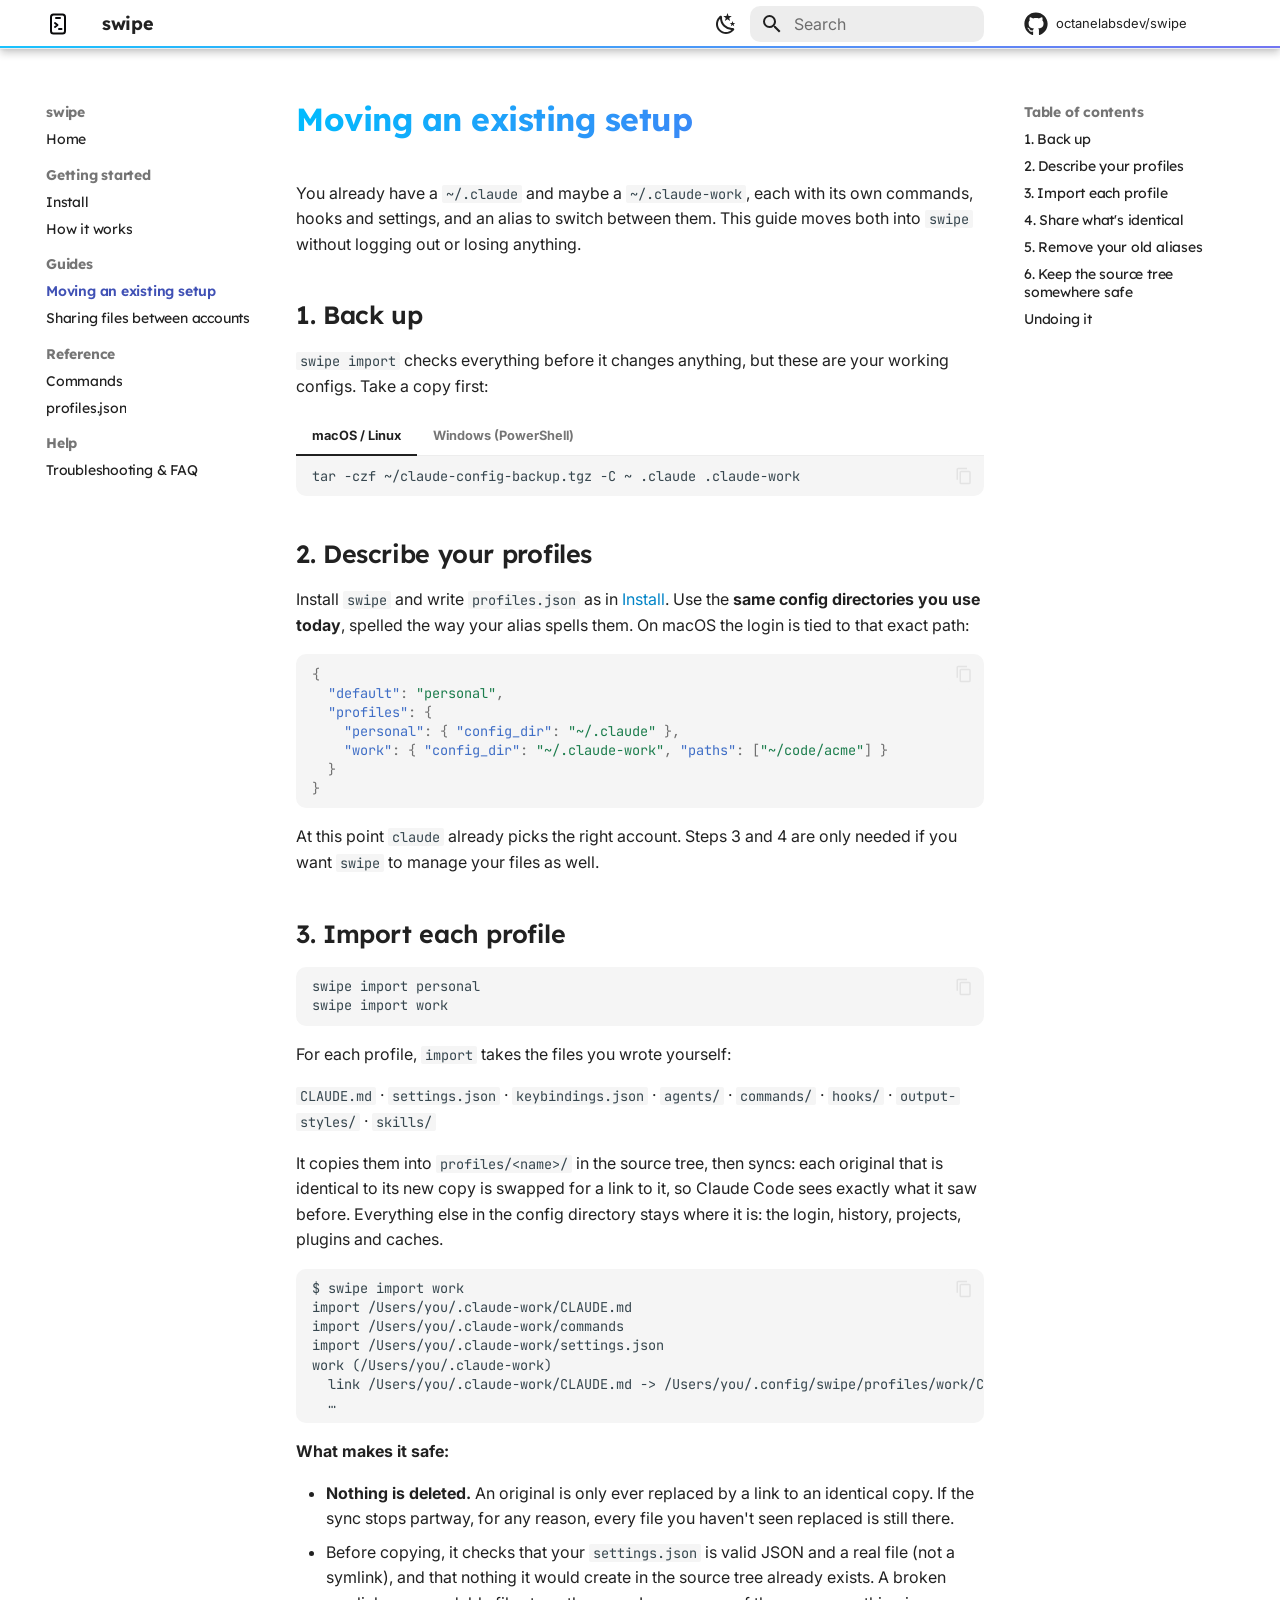
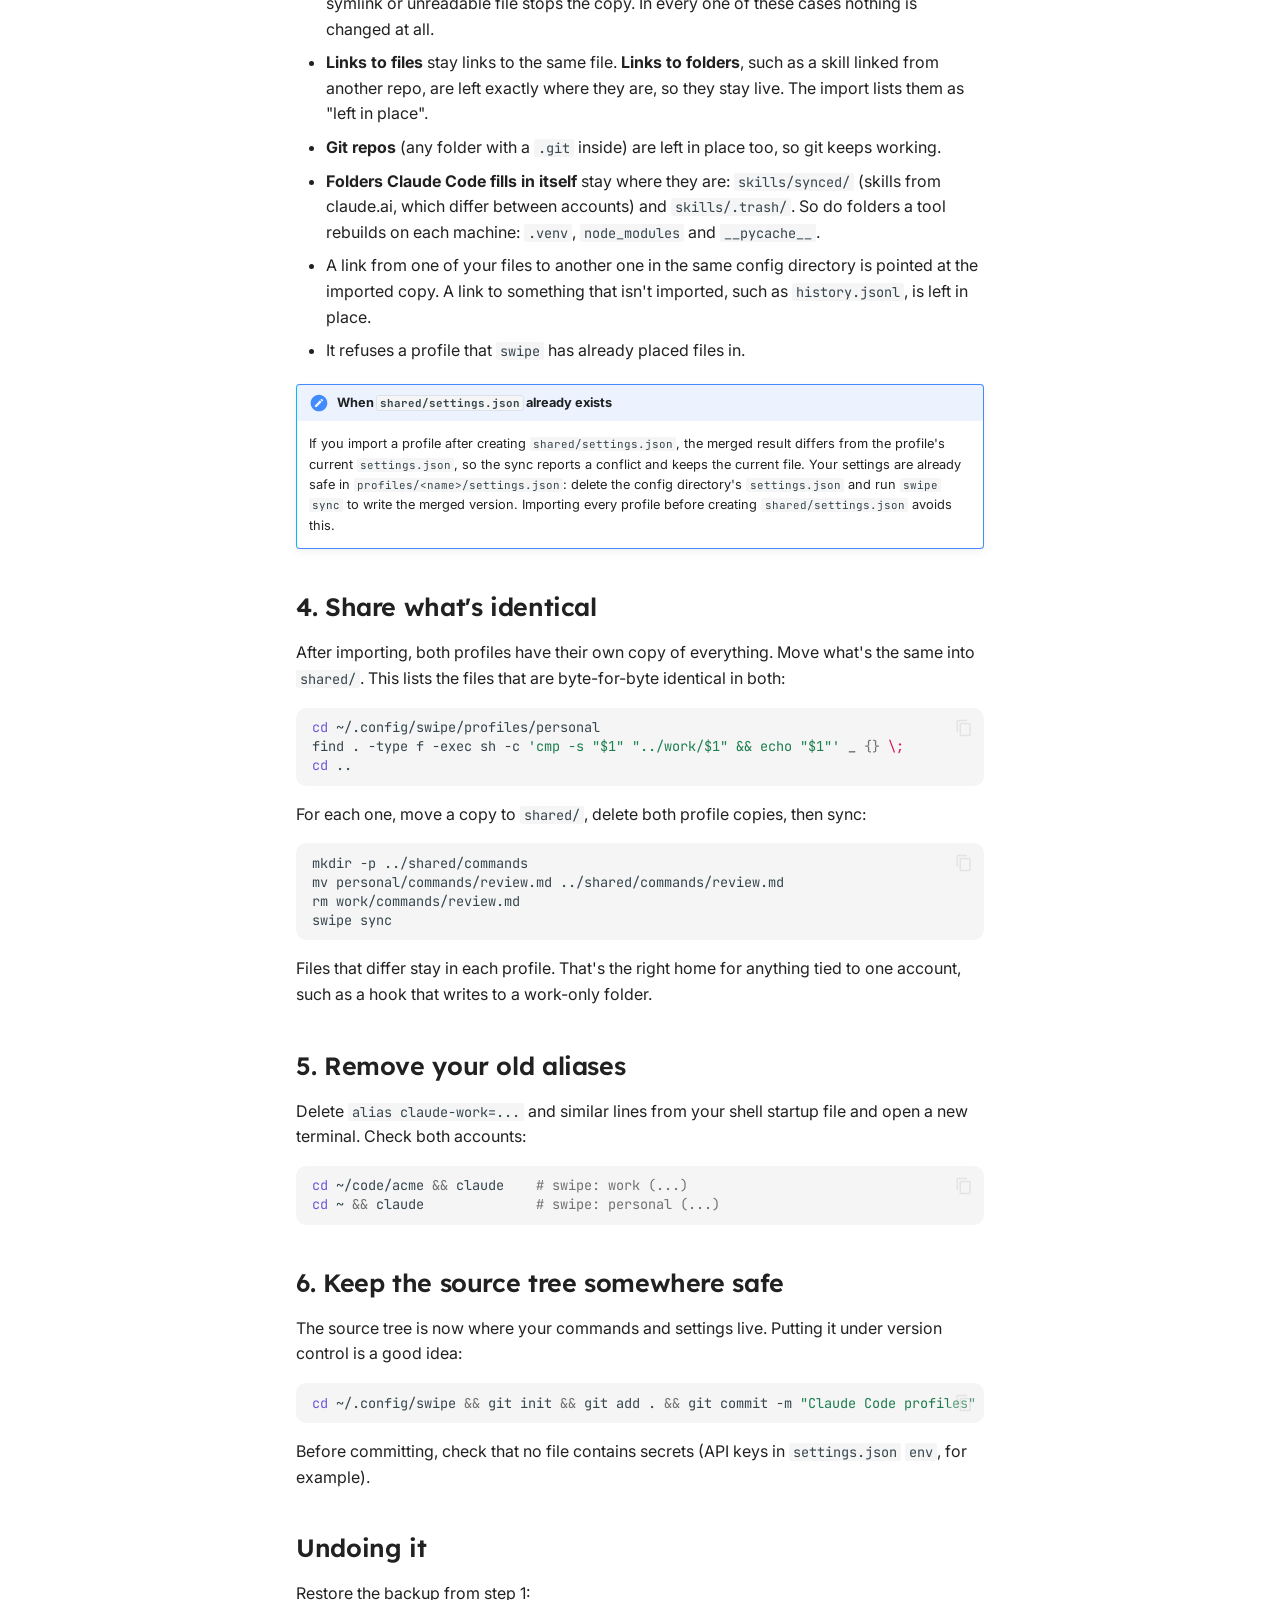
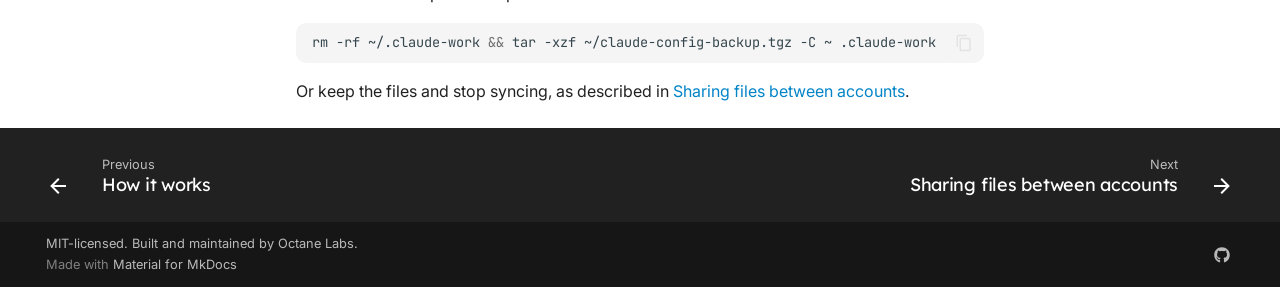
<file: migrating/index.html>
<!doctype html>
<html lang="en" class="no-js">
  <head>
    
      <meta charset="utf-8">
      <meta name="viewport" content="width=device-width,initial-scale=1">
      
        <meta name="description" content="Run Claude Code with the right account for every directory, and keep your commands, hooks and settings in one place. macOS, Linux and Windows.">
      
      
      
        <link rel="canonical" href="https://swipe.octanelabs.dev/migrating/">
      
      
        <link rel="prev" href="../concepts/">
      
      
        <link rel="next" href="../syncing/">
      
      
        
      
      
      <link rel="icon" href="../assets/mark.svg">
      <meta name="generator" content="mkdocs-1.6.1, mkdocs-material-9.7.7">
    
    
      
        <title>Moving an existing setup - swipe</title>
      
    
    
      <link rel="stylesheet" href="../assets/stylesheets/main.ec1eaa64.min.css">
      
        
        <link rel="stylesheet" href="../assets/stylesheets/palette.ab4e12ef.min.css">
      
      


    
    
      
    
    
      
        
        
        <link rel="preconnect" href="https://fonts.gstatic.com" crossorigin>
        <link rel="stylesheet" href="https://fonts.googleapis.com/css?family=Inter:300,300i,400,400i,700,700i%7CJetBrains+Mono:400,400i,700,700i&display=fallback">
        <style>:root{--md-text-font:"Inter";--md-code-font:"JetBrains Mono"}</style>
      
    
    
      <link rel="stylesheet" href="../stylesheets/syntax.css">
    
    <script>__md_scope=new URL("..",location),__md_hash=e=>[...e].reduce(((e,_)=>(e<<5)-e+_.charCodeAt(0)),0),__md_get=(e,_=localStorage,t=__md_scope)=>JSON.parse(_.getItem(t.pathname+"."+e)),__md_set=(e,_,t=localStorage,a=__md_scope)=>{try{t.setItem(a.pathname+"."+e,JSON.stringify(_))}catch(e){}}</script>
    
      

    
    
  </head>
  
  
    
    
      
    
    
    
    
    <body dir="ltr" data-md-color-scheme="default" data-md-color-primary="white" data-md-color-accent="cyan">
  
    
    <input class="md-toggle" data-md-toggle="drawer" type="checkbox" id="__drawer" autocomplete="off">
    <input class="md-toggle" data-md-toggle="search" type="checkbox" id="__search" autocomplete="off">
    <label class="md-overlay" for="__drawer"></label>
    <div data-md-component="skip">
      
        
        <a href="#moving-an-existing-setup" class="md-skip">
          Skip to content
        </a>
      
    </div>
    <div data-md-component="announce">
      
    </div>
    
    
      

  

<header class="md-header md-header--shadow" data-md-component="header">
  <nav class="md-header__inner md-grid" aria-label="Header">
    <a href=".." title="swipe" class="md-header__button md-logo" aria-label="swipe" data-md-component="logo">
      
  <img src="../assets/mark.svg" alt="logo">

    </a>
    <label class="md-header__button md-icon" for="__drawer">
      
      <svg xmlns="http://www.w3.org/2000/svg" viewBox="0 0 24 24"><path d="M3 6h18v2H3zm0 5h18v2H3zm0 5h18v2H3z"/></svg>
    </label>
    <div class="md-header__title" data-md-component="header-title">
      <div class="md-header__ellipsis">
        <div class="md-header__topic">
          <span class="md-ellipsis">
            swipe
          </span>
        </div>
        <div class="md-header__topic" data-md-component="header-topic">
          <span class="md-ellipsis">
            
              Moving an existing setup
            
          </span>
        </div>
      </div>
    </div>
    
      
        <form class="md-header__option" data-md-component="palette">
  
    
    
    
    <input class="md-option" data-md-color-media="(prefers-color-scheme: light)" data-md-color-scheme="default" data-md-color-primary="white" data-md-color-accent="cyan"  aria-label="Switch to dark mode"  type="radio" name="__palette" id="__palette_0">
    
      <label class="md-header__button md-icon" title="Switch to dark mode" for="__palette_1" hidden>
        <svg xmlns="http://www.w3.org/2000/svg" viewBox="0 0 24 24"><path d="m17.75 4.09-2.53 1.94.91 3.06-2.63-1.81-2.63 1.81.91-3.06-2.53-1.94L12.44 4l1.06-3 1.06 3zm3.5 6.91-1.64 1.25.59 1.98-1.7-1.17-1.7 1.17.59-1.98L15.75 11l2.06-.05L18.5 9l.69 1.95zm-2.28 4.95c.83-.08 1.72 1.1 1.19 1.85-.32.45-.66.87-1.08 1.27C15.17 23 8.84 23 4.94 19.07c-3.91-3.9-3.91-10.24 0-14.14.4-.4.82-.76 1.27-1.08.75-.53 1.93.36 1.85 1.19-.27 2.86.69 5.83 2.89 8.02a9.96 9.96 0 0 0 8.02 2.89m-1.64 2.02a12.08 12.08 0 0 1-7.8-3.47c-2.17-2.19-3.33-5-3.49-7.82-2.81 3.14-2.7 7.96.31 10.98 3.02 3.01 7.84 3.12 10.98.31"/></svg>
      </label>
    
  
    
    
    
    <input class="md-option" data-md-color-media="(prefers-color-scheme: dark)" data-md-color-scheme="slate" data-md-color-primary="black" data-md-color-accent="cyan"  aria-label="Switch to light mode"  type="radio" name="__palette" id="__palette_1">
    
      <label class="md-header__button md-icon" title="Switch to light mode" for="__palette_0" hidden>
        <svg xmlns="http://www.w3.org/2000/svg" viewBox="0 0 24 24"><path d="M12 7a5 5 0 0 1 5 5 5 5 0 0 1-5 5 5 5 0 0 1-5-5 5 5 0 0 1 5-5m0 2a3 3 0 0 0-3 3 3 3 0 0 0 3 3 3 3 0 0 0 3-3 3 3 0 0 0-3-3m0-7 2.39 3.42C13.65 5.15 12.84 5 12 5s-1.65.15-2.39.42zM3.34 7l4.16-.35A7.2 7.2 0 0 0 5.94 8.5c-.44.74-.69 1.5-.83 2.29zm.02 10 1.76-3.77a7.131 7.131 0 0 0 2.38 4.14zM20.65 7l-1.77 3.79a7.02 7.02 0 0 0-2.38-4.15zm-.01 10-4.14.36c.59-.51 1.12-1.14 1.54-1.86.42-.73.69-1.5.83-2.29zM12 22l-2.41-3.44c.74.27 1.55.44 2.41.44.82 0 1.63-.17 2.37-.44z"/></svg>
      </label>
    
  
</form>
      
    
    
      <script>var palette=__md_get("__palette");if(palette&&palette.color){if("(prefers-color-scheme)"===palette.color.media){var media=matchMedia("(prefers-color-scheme: light)"),input=document.querySelector(media.matches?"[data-md-color-media='(prefers-color-scheme: light)']":"[data-md-color-media='(prefers-color-scheme: dark)']");palette.color.media=input.getAttribute("data-md-color-media"),palette.color.scheme=input.getAttribute("data-md-color-scheme"),palette.color.primary=input.getAttribute("data-md-color-primary"),palette.color.accent=input.getAttribute("data-md-color-accent")}for(var[key,value]of Object.entries(palette.color))document.body.setAttribute("data-md-color-"+key,value)}</script>
    
    
    
      
      
        <label class="md-header__button md-icon" for="__search">
          
          <svg xmlns="http://www.w3.org/2000/svg" viewBox="0 0 24 24"><path d="M9.5 3A6.5 6.5 0 0 1 16 9.5c0 1.61-.59 3.09-1.56 4.23l.27.27h.79l5 5-1.5 1.5-5-5v-.79l-.27-.27A6.52 6.52 0 0 1 9.5 16 6.5 6.5 0 0 1 3 9.5 6.5 6.5 0 0 1 9.5 3m0 2C7 5 5 7 5 9.5S7 14 9.5 14 14 12 14 9.5 12 5 9.5 5"/></svg>
        </label>
        <div class="md-search" data-md-component="search" role="dialog">
  <label class="md-search__overlay" for="__search"></label>
  <div class="md-search__inner" role="search">
    <form class="md-search__form" name="search">
      <input type="text" class="md-search__input" name="query" aria-label="Search" placeholder="Search" autocapitalize="off" autocorrect="off" autocomplete="off" spellcheck="false" data-md-component="search-query" required>
      <label class="md-search__icon md-icon" for="__search">
        
        <svg xmlns="http://www.w3.org/2000/svg" viewBox="0 0 24 24"><path d="M9.5 3A6.5 6.5 0 0 1 16 9.5c0 1.61-.59 3.09-1.56 4.23l.27.27h.79l5 5-1.5 1.5-5-5v-.79l-.27-.27A6.52 6.52 0 0 1 9.5 16 6.5 6.5 0 0 1 3 9.5 6.5 6.5 0 0 1 9.5 3m0 2C7 5 5 7 5 9.5S7 14 9.5 14 14 12 14 9.5 12 5 9.5 5"/></svg>
        
        <svg xmlns="http://www.w3.org/2000/svg" viewBox="0 0 24 24"><path d="M20 11v2H8l5.5 5.5-1.42 1.42L4.16 12l7.92-7.92L13.5 5.5 8 11z"/></svg>
      </label>
      <nav class="md-search__options" aria-label="Search">
        
        <button type="reset" class="md-search__icon md-icon" title="Clear" aria-label="Clear" tabindex="-1">
          
          <svg xmlns="http://www.w3.org/2000/svg" viewBox="0 0 24 24"><path d="M19 6.41 17.59 5 12 10.59 6.41 5 5 6.41 10.59 12 5 17.59 6.41 19 12 13.41 17.59 19 19 17.59 13.41 12z"/></svg>
        </button>
      </nav>
      
        <div class="md-search__suggest" data-md-component="search-suggest"></div>
      
    </form>
    <div class="md-search__output">
      <div class="md-search__scrollwrap" tabindex="0" data-md-scrollfix>
        <div class="md-search-result" data-md-component="search-result">
          <div class="md-search-result__meta">
            Initializing search
          </div>
          <ol class="md-search-result__list" role="presentation"></ol>
        </div>
      </div>
    </div>
  </div>
</div>
      
    
    
      <div class="md-header__source">
        <a href="https://github.com/octanelabsdev/swipe" title="Go to repository" class="md-source" data-md-component="source">
  <div class="md-source__icon md-icon">
    
    <svg xmlns="http://www.w3.org/2000/svg" viewBox="0 0 512 512"><!--! Font Awesome Free 7.1.0 by @fontawesome - https://fontawesome.com License - https://fontawesome.com/license/free (Icons: CC BY 4.0, Fonts: SIL OFL 1.1, Code: MIT License) Copyright 2025 Fonticons, Inc.--><path d="M173.9 397.4c0 2-2.3 3.6-5.2 3.6-3.3.3-5.6-1.3-5.6-3.6 0-2 2.3-3.6 5.2-3.6 3-.3 5.6 1.3 5.6 3.6m-31.1-4.5c-.7 2 1.3 4.3 4.3 4.9 2.6 1 5.6 0 6.2-2s-1.3-4.3-4.3-5.2c-2.6-.7-5.5.3-6.2 2.3m44.2-1.7c-2.9.7-4.9 2.6-4.6 4.9.3 2 2.9 3.3 5.9 2.6 2.9-.7 4.9-2.6 4.6-4.6-.3-1.9-3-3.2-5.9-2.9M252.8 8C114.1 8 8 113.3 8 252c0 110.9 69.8 205.8 169.5 239.2 12.8 2.3 17.3-5.6 17.3-12.1 0-6.2-.3-40.4-.3-61.4 0 0-70 15-84.7-29.8 0 0-11.4-29.1-27.8-36.6 0 0-22.9-15.7 1.6-15.4 0 0 24.9 2 38.6 25.8 21.9 38.6 58.6 27.5 72.9 20.9 2.3-16 8.8-27.1 16-33.7-55.9-6.2-112.3-14.3-112.3-110.5 0-27.5 7.6-41.3 23.6-58.9-2.6-6.5-11.1-33.3 2.6-67.9 20.9-6.5 69 27 69 27 20-5.6 41.5-8.5 62.8-8.5s42.8 2.9 62.8 8.5c0 0 48.1-33.6 69-27 13.7 34.7 5.2 61.4 2.6 67.9 16 17.7 25.8 31.5 25.8 58.9 0 96.5-58.9 104.2-114.8 110.5 9.2 7.9 17 22.9 17 46.4 0 33.7-.3 75.4-.3 83.6 0 6.5 4.6 14.4 17.3 12.1C436.2 457.8 504 362.9 504 252 504 113.3 391.5 8 252.8 8M105.2 352.9c-1.3 1-1 3.3.7 5.2 1.6 1.6 3.9 2.3 5.2 1 1.3-1 1-3.3-.7-5.2-1.6-1.6-3.9-2.3-5.2-1m-10.8-8.1c-.7 1.3.3 2.9 2.3 3.9 1.6 1 3.6.7 4.3-.7.7-1.3-.3-2.9-2.3-3.9-2-.6-3.6-.3-4.3.7m32.4 35.6c-1.6 1.3-1 4.3 1.3 6.2 2.3 2.3 5.2 2.6 6.5 1 1.3-1.3.7-4.3-1.3-6.2-2.2-2.3-5.2-2.6-6.5-1m-11.4-14.7c-1.6 1-1.6 3.6 0 5.9s4.3 3.3 5.6 2.3c1.6-1.3 1.6-3.9 0-6.2-1.4-2.3-4-3.3-5.6-2"/></svg>
  </div>
  <div class="md-source__repository">
    octanelabsdev/swipe
  </div>
</a>
      </div>
    
  </nav>
  
</header>
    
    <div class="md-container" data-md-component="container">
      
      
        
          
        
      
      <main class="md-main" data-md-component="main">
        <div class="md-main__inner md-grid">
          
            
              
              <div class="md-sidebar md-sidebar--primary" data-md-component="sidebar" data-md-type="navigation" >
                <div class="md-sidebar__scrollwrap">
                  <div class="md-sidebar__inner">
                    



<nav class="md-nav md-nav--primary" aria-label="Navigation" data-md-level="0">
  <label class="md-nav__title" for="__drawer">
    <a href=".." title="swipe" class="md-nav__button md-logo" aria-label="swipe" data-md-component="logo">
      
  <img src="../assets/mark.svg" alt="logo">

    </a>
    swipe
  </label>
  
    <div class="md-nav__source">
      <a href="https://github.com/octanelabsdev/swipe" title="Go to repository" class="md-source" data-md-component="source">
  <div class="md-source__icon md-icon">
    
    <svg xmlns="http://www.w3.org/2000/svg" viewBox="0 0 512 512"><!--! Font Awesome Free 7.1.0 by @fontawesome - https://fontawesome.com License - https://fontawesome.com/license/free (Icons: CC BY 4.0, Fonts: SIL OFL 1.1, Code: MIT License) Copyright 2025 Fonticons, Inc.--><path d="M173.9 397.4c0 2-2.3 3.6-5.2 3.6-3.3.3-5.6-1.3-5.6-3.6 0-2 2.3-3.6 5.2-3.6 3-.3 5.6 1.3 5.6 3.6m-31.1-4.5c-.7 2 1.3 4.3 4.3 4.9 2.6 1 5.6 0 6.2-2s-1.3-4.3-4.3-5.2c-2.6-.7-5.5.3-6.2 2.3m44.2-1.7c-2.9.7-4.9 2.6-4.6 4.9.3 2 2.9 3.3 5.9 2.6 2.9-.7 4.9-2.6 4.6-4.6-.3-1.9-3-3.2-5.9-2.9M252.8 8C114.1 8 8 113.3 8 252c0 110.9 69.8 205.8 169.5 239.2 12.8 2.3 17.3-5.6 17.3-12.1 0-6.2-.3-40.4-.3-61.4 0 0-70 15-84.7-29.8 0 0-11.4-29.1-27.8-36.6 0 0-22.9-15.7 1.6-15.4 0 0 24.9 2 38.6 25.8 21.9 38.6 58.6 27.5 72.9 20.9 2.3-16 8.8-27.1 16-33.7-55.9-6.2-112.3-14.3-112.3-110.5 0-27.5 7.6-41.3 23.6-58.9-2.6-6.5-11.1-33.3 2.6-67.9 20.9-6.5 69 27 69 27 20-5.6 41.5-8.5 62.8-8.5s42.8 2.9 62.8 8.5c0 0 48.1-33.6 69-27 13.7 34.7 5.2 61.4 2.6 67.9 16 17.7 25.8 31.5 25.8 58.9 0 96.5-58.9 104.2-114.8 110.5 9.2 7.9 17 22.9 17 46.4 0 33.7-.3 75.4-.3 83.6 0 6.5 4.6 14.4 17.3 12.1C436.2 457.8 504 362.9 504 252 504 113.3 391.5 8 252.8 8M105.2 352.9c-1.3 1-1 3.3.7 5.2 1.6 1.6 3.9 2.3 5.2 1 1.3-1 1-3.3-.7-5.2-1.6-1.6-3.9-2.3-5.2-1m-10.8-8.1c-.7 1.3.3 2.9 2.3 3.9 1.6 1 3.6.7 4.3-.7.7-1.3-.3-2.9-2.3-3.9-2-.6-3.6-.3-4.3.7m32.4 35.6c-1.6 1.3-1 4.3 1.3 6.2 2.3 2.3 5.2 2.6 6.5 1 1.3-1.3.7-4.3-1.3-6.2-2.2-2.3-5.2-2.6-6.5-1m-11.4-14.7c-1.6 1-1.6 3.6 0 5.9s4.3 3.3 5.6 2.3c1.6-1.3 1.6-3.9 0-6.2-1.4-2.3-4-3.3-5.6-2"/></svg>
  </div>
  <div class="md-source__repository">
    octanelabsdev/swipe
  </div>
</a>
    </div>
  
  <ul class="md-nav__list" data-md-scrollfix>
    
      
      
  
  
  
  
    <li class="md-nav__item">
      <a href=".." class="md-nav__link">
        
  
  
  <span class="md-ellipsis">
    
  
    Home
  

    
  </span>
  
  

      </a>
    </li>
  

    
      
      
  
  
  
  
    
    
    
    
      
        
        
      
    
    
    <li class="md-nav__item md-nav__item--section md-nav__item--nested">
      
        
        
        <input class="md-nav__toggle md-toggle " type="checkbox" id="__nav_2" >
        
          
          <label class="md-nav__link" for="__nav_2" id="__nav_2_label" tabindex="">
            
  
  
  <span class="md-ellipsis">
    
  
    Getting started
  

    
  </span>
  
  

            <span class="md-nav__icon md-icon"></span>
          </label>
        
        <nav class="md-nav" data-md-level="1" aria-labelledby="__nav_2_label" aria-expanded="false">
          <label class="md-nav__title" for="__nav_2">
            <span class="md-nav__icon md-icon"></span>
            
  
    Getting started
  

          </label>
          <ul class="md-nav__list" data-md-scrollfix>
            
              
                
  
  
  
  
    <li class="md-nav__item">
      <a href="../install/" class="md-nav__link">
        
  
  
  <span class="md-ellipsis">
    
  
    Install
  

    
  </span>
  
  

      </a>
    </li>
  

              
            
              
                
  
  
  
  
    <li class="md-nav__item">
      <a href="../concepts/" class="md-nav__link">
        
  
  
  <span class="md-ellipsis">
    
  
    How it works
  

    
  </span>
  
  

      </a>
    </li>
  

              
            
          </ul>
        </nav>
      
    </li>
  

    
      
      
  
  
    
  
  
  
    
    
    
    
      
        
        
      
    
    
    <li class="md-nav__item md-nav__item--active md-nav__item--section md-nav__item--nested">
      
        
        
        <input class="md-nav__toggle md-toggle " type="checkbox" id="__nav_3" checked>
        
          
          <label class="md-nav__link" for="__nav_3" id="__nav_3_label" tabindex="">
            
  
  
  <span class="md-ellipsis">
    
  
    Guides
  

    
  </span>
  
  

            <span class="md-nav__icon md-icon"></span>
          </label>
        
        <nav class="md-nav" data-md-level="1" aria-labelledby="__nav_3_label" aria-expanded="true">
          <label class="md-nav__title" for="__nav_3">
            <span class="md-nav__icon md-icon"></span>
            
  
    Guides
  

          </label>
          <ul class="md-nav__list" data-md-scrollfix>
            
              
                
  
  
    
  
  
  
    <li class="md-nav__item md-nav__item--active">
      
      <input class="md-nav__toggle md-toggle" type="checkbox" id="__toc">
      
      
        
      
      
        <label class="md-nav__link md-nav__link--active" for="__toc">
          
  
  
  <span class="md-ellipsis">
    
  
    Moving an existing setup
  

    
  </span>
  
  

          <span class="md-nav__icon md-icon"></span>
        </label>
      
      <a href="./" class="md-nav__link md-nav__link--active">
        
  
  
  <span class="md-ellipsis">
    
  
    Moving an existing setup
  

    
  </span>
  
  

      </a>
      
        

<nav class="md-nav md-nav--secondary" aria-label="Table of contents">
  
  
  
    
  
  
    <label class="md-nav__title" for="__toc">
      <span class="md-nav__icon md-icon"></span>
      Table of contents
    </label>
    <ul class="md-nav__list" data-md-component="toc" data-md-scrollfix>
      
        <li class="md-nav__item">
  <a href="#1-back-up" class="md-nav__link">
    <span class="md-ellipsis">
      
        1. Back up
      
    </span>
  </a>
  
</li>
      
        <li class="md-nav__item">
  <a href="#2-describe-your-profiles" class="md-nav__link">
    <span class="md-ellipsis">
      
        2. Describe your profiles
      
    </span>
  </a>
  
</li>
      
        <li class="md-nav__item">
  <a href="#3-import-each-profile" class="md-nav__link">
    <span class="md-ellipsis">
      
        3. Import each profile
      
    </span>
  </a>
  
</li>
      
        <li class="md-nav__item">
  <a href="#4-share-whats-identical" class="md-nav__link">
    <span class="md-ellipsis">
      
        4. Share what's identical
      
    </span>
  </a>
  
</li>
      
        <li class="md-nav__item">
  <a href="#5-remove-your-old-aliases" class="md-nav__link">
    <span class="md-ellipsis">
      
        5. Remove your old aliases
      
    </span>
  </a>
  
</li>
      
        <li class="md-nav__item">
  <a href="#6-keep-the-source-tree-somewhere-safe" class="md-nav__link">
    <span class="md-ellipsis">
      
        6. Keep the source tree somewhere safe
      
    </span>
  </a>
  
</li>
      
        <li class="md-nav__item">
  <a href="#undoing-it" class="md-nav__link">
    <span class="md-ellipsis">
      
        Undoing it
      
    </span>
  </a>
  
</li>
      
    </ul>
  
</nav>
      
    </li>
  

              
            
              
                
  
  
  
  
    <li class="md-nav__item">
      <a href="../syncing/" class="md-nav__link">
        
  
  
  <span class="md-ellipsis">
    
  
    Sharing files between accounts
  

    
  </span>
  
  

      </a>
    </li>
  

              
            
          </ul>
        </nav>
      
    </li>
  

    
      
      
  
  
  
  
    
    
    
    
      
        
        
      
    
    
    <li class="md-nav__item md-nav__item--section md-nav__item--nested">
      
        
        
        <input class="md-nav__toggle md-toggle " type="checkbox" id="__nav_4" >
        
          
          <label class="md-nav__link" for="__nav_4" id="__nav_4_label" tabindex="">
            
  
  
  <span class="md-ellipsis">
    
  
    Reference
  

    
  </span>
  
  

            <span class="md-nav__icon md-icon"></span>
          </label>
        
        <nav class="md-nav" data-md-level="1" aria-labelledby="__nav_4_label" aria-expanded="false">
          <label class="md-nav__title" for="__nav_4">
            <span class="md-nav__icon md-icon"></span>
            
  
    Reference
  

          </label>
          <ul class="md-nav__list" data-md-scrollfix>
            
              
                
  
  
  
  
    <li class="md-nav__item">
      <a href="../commands/" class="md-nav__link">
        
  
  
  <span class="md-ellipsis">
    
  
    Commands
  

    
  </span>
  
  

      </a>
    </li>
  

              
            
              
                
  
  
  
  
    <li class="md-nav__item">
      <a href="../configuration/" class="md-nav__link">
        
  
  
  <span class="md-ellipsis">
    
  
    profiles.json
  

    
  </span>
  
  

      </a>
    </li>
  

              
            
          </ul>
        </nav>
      
    </li>
  

    
      
      
  
  
  
  
    
    
    
    
      
        
        
      
    
    
    <li class="md-nav__item md-nav__item--section md-nav__item--nested">
      
        
        
        <input class="md-nav__toggle md-toggle " type="checkbox" id="__nav_5" >
        
          
          <label class="md-nav__link" for="__nav_5" id="__nav_5_label" tabindex="">
            
  
  
  <span class="md-ellipsis">
    
  
    Help
  

    
  </span>
  
  

            <span class="md-nav__icon md-icon"></span>
          </label>
        
        <nav class="md-nav" data-md-level="1" aria-labelledby="__nav_5_label" aria-expanded="false">
          <label class="md-nav__title" for="__nav_5">
            <span class="md-nav__icon md-icon"></span>
            
  
    Help
  

          </label>
          <ul class="md-nav__list" data-md-scrollfix>
            
              
                
  
  
  
  
    <li class="md-nav__item">
      <a href="../troubleshooting/" class="md-nav__link">
        
  
  
  <span class="md-ellipsis">
    
  
    Troubleshooting & FAQ
  

    
  </span>
  
  

      </a>
    </li>
  

              
            
          </ul>
        </nav>
      
    </li>
  

    
  </ul>
</nav>
                  </div>
                </div>
              </div>
            
            
              
              <div class="md-sidebar md-sidebar--secondary" data-md-component="sidebar" data-md-type="toc" >
                <div class="md-sidebar__scrollwrap">
                  <div class="md-sidebar__inner">
                    

<nav class="md-nav md-nav--secondary" aria-label="Table of contents">
  
  
  
    
  
  
    <label class="md-nav__title" for="__toc">
      <span class="md-nav__icon md-icon"></span>
      Table of contents
    </label>
    <ul class="md-nav__list" data-md-component="toc" data-md-scrollfix>
      
        <li class="md-nav__item">
  <a href="#1-back-up" class="md-nav__link">
    <span class="md-ellipsis">
      
        1. Back up
      
    </span>
  </a>
  
</li>
      
        <li class="md-nav__item">
  <a href="#2-describe-your-profiles" class="md-nav__link">
    <span class="md-ellipsis">
      
        2. Describe your profiles
      
    </span>
  </a>
  
</li>
      
        <li class="md-nav__item">
  <a href="#3-import-each-profile" class="md-nav__link">
    <span class="md-ellipsis">
      
        3. Import each profile
      
    </span>
  </a>
  
</li>
      
        <li class="md-nav__item">
  <a href="#4-share-whats-identical" class="md-nav__link">
    <span class="md-ellipsis">
      
        4. Share what's identical
      
    </span>
  </a>
  
</li>
      
        <li class="md-nav__item">
  <a href="#5-remove-your-old-aliases" class="md-nav__link">
    <span class="md-ellipsis">
      
        5. Remove your old aliases
      
    </span>
  </a>
  
</li>
      
        <li class="md-nav__item">
  <a href="#6-keep-the-source-tree-somewhere-safe" class="md-nav__link">
    <span class="md-ellipsis">
      
        6. Keep the source tree somewhere safe
      
    </span>
  </a>
  
</li>
      
        <li class="md-nav__item">
  <a href="#undoing-it" class="md-nav__link">
    <span class="md-ellipsis">
      
        Undoing it
      
    </span>
  </a>
  
</li>
      
    </ul>
  
</nav>
                  </div>
                </div>
              </div>
            
          
          
            <div class="md-content" data-md-component="content">
              
              <article class="md-content__inner md-typeset">
                
                  


  
  


<h1 id="moving-an-existing-setup">Moving an existing setup<a class="headerlink" href="#moving-an-existing-setup" title="Permanent link">&para;</a></h1>
<p>You already have a <code>~/.claude</code> and maybe a <code>~/.claude-work</code>, each with its own commands, hooks and
settings, and an alias to switch between them. This guide moves both into <code>swipe</code> without logging
out or losing anything.</p>
<h2 id="1-back-up">1. Back up<a class="headerlink" href="#1-back-up" title="Permanent link">&para;</a></h2>
<p><code>swipe import</code> checks everything before it changes anything, but these are your working configs.
Take a copy first:</p>
<div class="tabbed-set tabbed-alternate" data-tabs="1:2"><input checked="checked" id="__tabbed_1_1" name="__tabbed_1" type="radio" /><input id="__tabbed_1_2" name="__tabbed_1" type="radio" /><div class="tabbed-labels"><label for="__tabbed_1_1">macOS / Linux</label><label for="__tabbed_1_2">Windows (PowerShell)</label></div>
<div class="tabbed-content">
<div class="tabbed-block">
<div class="highlight"><pre><span></span><code><a id="__codelineno-0-1" name="__codelineno-0-1" href="#__codelineno-0-1"></a>tar<span class="w"> </span>-czf<span class="w"> </span>~/claude-config-backup.tgz<span class="w"> </span>-C<span class="w"> </span>~<span class="w"> </span>.claude<span class="w"> </span>.claude-work
</code></pre></div>
</div>
<div class="tabbed-block">
<div class="highlight"><pre><span></span><code><a id="__codelineno-1-1" name="__codelineno-1-1" href="#__codelineno-1-1"></a><span class="nb">Compress-Archive</span> <span class="n">-Path</span> <span class="nv">$HOME</span><span class="p">\.</span><span class="n">claude</span><span class="p">,</span> <span class="nv">$HOME</span><span class="p">\.</span><span class="n">claude-work</span> <span class="n">-DestinationPath</span> <span class="nv">$HOME</span><span class="p">\</span><span class="n">claude-config-backup</span><span class="p">.</span><span class="n">zip</span>
</code></pre></div>
</div>
</div>
</div>
<h2 id="2-describe-your-profiles">2. Describe your profiles<a class="headerlink" href="#2-describe-your-profiles" title="Permanent link">&para;</a></h2>
<p>Install <code>swipe</code> and write <code>profiles.json</code> as in <a href="../install/">Install</a>. Use the <strong>same config
directories you use today</strong>, spelled the way your alias spells them. On macOS the login is tied to
that exact path:</p>
<div class="highlight"><pre><span></span><code><a id="__codelineno-2-1" name="__codelineno-2-1" href="#__codelineno-2-1"></a><span class="p">{</span>
<a id="__codelineno-2-2" name="__codelineno-2-2" href="#__codelineno-2-2"></a><span class="w">  </span><span class="nt">"default"</span><span class="p">:</span><span class="w"> </span><span class="s2">"personal"</span><span class="p">,</span>
<a id="__codelineno-2-3" name="__codelineno-2-3" href="#__codelineno-2-3"></a><span class="w">  </span><span class="nt">"profiles"</span><span class="p">:</span><span class="w"> </span><span class="p">{</span>
<a id="__codelineno-2-4" name="__codelineno-2-4" href="#__codelineno-2-4"></a><span class="w">    </span><span class="nt">"personal"</span><span class="p">:</span><span class="w"> </span><span class="p">{</span><span class="w"> </span><span class="nt">"config_dir"</span><span class="p">:</span><span class="w"> </span><span class="s2">"~/.claude"</span><span class="w"> </span><span class="p">},</span>
<a id="__codelineno-2-5" name="__codelineno-2-5" href="#__codelineno-2-5"></a><span class="w">    </span><span class="nt">"work"</span><span class="p">:</span><span class="w"> </span><span class="p">{</span><span class="w"> </span><span class="nt">"config_dir"</span><span class="p">:</span><span class="w"> </span><span class="s2">"~/.claude-work"</span><span class="p">,</span><span class="w"> </span><span class="nt">"paths"</span><span class="p">:</span><span class="w"> </span><span class="p">[</span><span class="s2">"~/code/acme"</span><span class="p">]</span><span class="w"> </span><span class="p">}</span>
<a id="__codelineno-2-6" name="__codelineno-2-6" href="#__codelineno-2-6"></a><span class="w">  </span><span class="p">}</span>
<a id="__codelineno-2-7" name="__codelineno-2-7" href="#__codelineno-2-7"></a><span class="p">}</span>
</code></pre></div>
<p>At this point <code>claude</code> already picks the right account. Steps 3 and 4 are only needed if you want
<code>swipe</code> to manage your files as well.</p>
<h2 id="3-import-each-profile">3. Import each profile<a class="headerlink" href="#3-import-each-profile" title="Permanent link">&para;</a></h2>
<div class="highlight"><pre><span></span><code><a id="__codelineno-3-1" name="__codelineno-3-1" href="#__codelineno-3-1"></a>swipe<span class="w"> </span>import<span class="w"> </span>personal
<a id="__codelineno-3-2" name="__codelineno-3-2" href="#__codelineno-3-2"></a>swipe<span class="w"> </span>import<span class="w"> </span>work
</code></pre></div>
<p>For each profile, <code>import</code> takes the files you wrote yourself:</p>
<p><code>CLAUDE.md</code> · <code>settings.json</code> · <code>keybindings.json</code> · <code>agents/</code> · <code>commands/</code> · <code>hooks/</code> ·
<code>output-styles/</code> · <code>skills/</code></p>
<p>It copies them into <code>profiles/&lt;name&gt;/</code> in the source tree, then syncs: each original that is
identical to its new copy is swapped for a link to it, so Claude Code sees exactly what it saw
before. Everything else in the config directory stays where it is: the login, history, projects,
plugins and caches.</p>
<div class="highlight"><pre><span></span><code><a id="__codelineno-4-1" name="__codelineno-4-1" href="#__codelineno-4-1"></a>$ swipe import work
<a id="__codelineno-4-2" name="__codelineno-4-2" href="#__codelineno-4-2"></a>import /Users/you/.claude-work/CLAUDE.md
<a id="__codelineno-4-3" name="__codelineno-4-3" href="#__codelineno-4-3"></a>import /Users/you/.claude-work/commands
<a id="__codelineno-4-4" name="__codelineno-4-4" href="#__codelineno-4-4"></a>import /Users/you/.claude-work/settings.json
<a id="__codelineno-4-5" name="__codelineno-4-5" href="#__codelineno-4-5"></a>work (/Users/you/.claude-work)
<a id="__codelineno-4-6" name="__codelineno-4-6" href="#__codelineno-4-6"></a>  link /Users/you/.claude-work/CLAUDE.md -&gt; /Users/you/.config/swipe/profiles/work/CLAUDE.md
<a id="__codelineno-4-7" name="__codelineno-4-7" href="#__codelineno-4-7"></a>  …
</code></pre></div>
<p><strong>What makes it safe:</strong></p>
<ul>
<li><strong>Nothing is deleted.</strong> An original is only ever replaced by a link to an identical copy. If the
  sync stops partway, for any reason, every file you haven't seen replaced is still there.</li>
<li>Before copying, it checks that your <code>settings.json</code> is valid JSON and a real file (not a
  symlink), and that nothing it would create in the source tree already exists. A broken symlink or unreadable file stops the copy.
  In every one of these cases nothing is changed at all.</li>
<li><strong>Links to files</strong> stay links to the same file. <strong>Links to folders</strong>, such as a skill linked
  from another repo, are left exactly where they are, so they stay live. The import lists them as
  "left in place".</li>
<li><strong>Git repos</strong> (any folder with a <code>.git</code> inside) are left in place too, so git keeps working.</li>
<li><strong>Folders Claude Code fills in itself</strong> stay where they are: <code>skills/synced/</code> (skills from
  claude.ai, which differ between accounts) and <code>skills/.trash/</code>. So do folders a tool rebuilds on
  each machine: <code>.venv</code>, <code>node_modules</code> and <code>__pycache__</code>.</li>
<li>A link from one of your files to another one in the same config directory is pointed at the
  imported copy. A link to something that isn't imported, such as <code>history.jsonl</code>, is left in
  place.</li>
<li>It refuses a profile that <code>swipe</code> has already placed files in.</li>
</ul>
<div class="admonition note">
<p class="admonition-title">When <code>shared/settings.json</code> already exists</p>
<p>If you import a profile after creating <code>shared/settings.json</code>, the merged result differs from
the profile's current <code>settings.json</code>, so the sync reports a conflict and keeps the current
file. Your settings are already safe in <code>profiles/&lt;name&gt;/settings.json</code>: delete the config
directory's <code>settings.json</code> and run <code>swipe sync</code> to write the merged version. Importing every
profile before creating <code>shared/settings.json</code> avoids this.</p>
</div>
<h2 id="4-share-whats-identical">4. Share what's identical<a class="headerlink" href="#4-share-whats-identical" title="Permanent link">&para;</a></h2>
<p>After importing, both profiles have their own copy of everything. Move what's the same into
<code>shared/</code>. This lists the files that are byte-for-byte identical in both:</p>
<div class="highlight"><pre><span></span><code><a id="__codelineno-5-1" name="__codelineno-5-1" href="#__codelineno-5-1"></a><span class="nb">cd</span><span class="w"> </span>~/.config/swipe/profiles/personal
<a id="__codelineno-5-2" name="__codelineno-5-2" href="#__codelineno-5-2"></a>find<span class="w"> </span>.<span class="w"> </span>-type<span class="w"> </span>f<span class="w"> </span>-exec<span class="w"> </span>sh<span class="w"> </span>-c<span class="w"> </span><span class="s1">'cmp -s "$1" "../work/$1" &amp;&amp; echo "$1"'</span><span class="w"> </span>_<span class="w"> </span><span class="o">{}</span><span class="w"> </span><span class="se">\;</span>
<a id="__codelineno-5-3" name="__codelineno-5-3" href="#__codelineno-5-3"></a><span class="nb">cd</span><span class="w"> </span>..
</code></pre></div>
<p>For each one, move a copy to <code>shared/</code>, delete both profile copies, then sync:</p>
<div class="highlight"><pre><span></span><code><a id="__codelineno-6-1" name="__codelineno-6-1" href="#__codelineno-6-1"></a>mkdir<span class="w"> </span>-p<span class="w"> </span>../shared/commands
<a id="__codelineno-6-2" name="__codelineno-6-2" href="#__codelineno-6-2"></a>mv<span class="w"> </span>personal/commands/review.md<span class="w"> </span>../shared/commands/review.md
<a id="__codelineno-6-3" name="__codelineno-6-3" href="#__codelineno-6-3"></a>rm<span class="w"> </span>work/commands/review.md
<a id="__codelineno-6-4" name="__codelineno-6-4" href="#__codelineno-6-4"></a>swipe<span class="w"> </span>sync
</code></pre></div>
<p>Files that differ stay in each profile. That's the right home for anything tied to one account,
such as a hook that writes to a work-only folder.</p>
<h2 id="5-remove-your-old-aliases">5. Remove your old aliases<a class="headerlink" href="#5-remove-your-old-aliases" title="Permanent link">&para;</a></h2>
<p>Delete <code>alias claude-work=...</code> and similar lines from your shell startup file and open a new
terminal. Check both accounts:</p>
<div class="highlight"><pre><span></span><code><a id="__codelineno-7-1" name="__codelineno-7-1" href="#__codelineno-7-1"></a><span class="nb">cd</span><span class="w"> </span>~/code/acme<span class="w"> </span><span class="o">&amp;&amp;</span><span class="w"> </span>claude<span class="w">    </span><span class="c1"># swipe: work (...)</span>
<a id="__codelineno-7-2" name="__codelineno-7-2" href="#__codelineno-7-2"></a><span class="nb">cd</span><span class="w"> </span>~<span class="w"> </span><span class="o">&amp;&amp;</span><span class="w"> </span>claude<span class="w">              </span><span class="c1"># swipe: personal (...)</span>
</code></pre></div>
<h2 id="6-keep-the-source-tree-somewhere-safe">6. Keep the source tree somewhere safe<a class="headerlink" href="#6-keep-the-source-tree-somewhere-safe" title="Permanent link">&para;</a></h2>
<p>The source tree is now where your commands and settings live. Putting it under version control is
a good idea:</p>
<div class="highlight"><pre><span></span><code><a id="__codelineno-8-1" name="__codelineno-8-1" href="#__codelineno-8-1"></a><span class="nb">cd</span><span class="w"> </span>~/.config/swipe<span class="w"> </span><span class="o">&amp;&amp;</span><span class="w"> </span>git<span class="w"> </span>init<span class="w"> </span><span class="o">&amp;&amp;</span><span class="w"> </span>git<span class="w"> </span>add<span class="w"> </span>.<span class="w"> </span><span class="o">&amp;&amp;</span><span class="w"> </span>git<span class="w"> </span>commit<span class="w"> </span>-m<span class="w"> </span><span class="s2">"Claude Code profiles"</span>
</code></pre></div>
<p>Before committing, check that no file contains secrets (API keys in <code>settings.json</code> <code>env</code>, for
example).</p>
<h2 id="undoing-it">Undoing it<a class="headerlink" href="#undoing-it" title="Permanent link">&para;</a></h2>
<p>Restore the backup from step 1:</p>
<div class="highlight"><pre><span></span><code><a id="__codelineno-9-1" name="__codelineno-9-1" href="#__codelineno-9-1"></a>rm<span class="w"> </span>-rf<span class="w"> </span>~/.claude-work<span class="w"> </span><span class="o">&amp;&amp;</span><span class="w"> </span>tar<span class="w"> </span>-xzf<span class="w"> </span>~/claude-config-backup.tgz<span class="w"> </span>-C<span class="w"> </span>~<span class="w"> </span>.claude-work
</code></pre></div>
<p>Or keep the files and stop syncing, as described in
<a href="../syncing/#stopping">Sharing files between accounts</a>.</p>












                
              </article>
            </div>
          
          
  <script>var tabs=__md_get("__tabs");if(Array.isArray(tabs))e:for(var set of document.querySelectorAll(".tabbed-set")){var labels=set.querySelector(".tabbed-labels");for(var tab of tabs)for(var label of labels.getElementsByTagName("label"))if(label.innerText.trim()===tab){var input=document.getElementById(label.htmlFor);input.checked=!0;continue e}}</script>

<script>var target=document.getElementById(location.hash.slice(1));target&&target.name&&(target.checked=target.name.startsWith("__tabbed_"))</script>
        </div>
        
          <button type="button" class="md-top md-icon" data-md-component="top" hidden>
  
  <svg xmlns="http://www.w3.org/2000/svg" viewBox="0 0 24 24"><path d="M13 20h-2V8l-5.5 5.5-1.42-1.42L12 4.16l7.92 7.92-1.42 1.42L13 8z"/></svg>
  Back to top
</button>
        
      </main>
      
        <footer class="md-footer">
  
    
      
      <nav class="md-footer__inner md-grid" aria-label="Footer" >
        
          
          <a href="../concepts/" class="md-footer__link md-footer__link--prev" aria-label="Previous: How it works">
            <div class="md-footer__button md-icon">
              
              <svg xmlns="http://www.w3.org/2000/svg" viewBox="0 0 24 24"><path d="M20 11v2H8l5.5 5.5-1.42 1.42L4.16 12l7.92-7.92L13.5 5.5 8 11z"/></svg>
            </div>
            <div class="md-footer__title">
              <span class="md-footer__direction">
                Previous
              </span>
              <div class="md-ellipsis">
                How it works
              </div>
            </div>
          </a>
        
        
          
          <a href="../syncing/" class="md-footer__link md-footer__link--next" aria-label="Next: Sharing files between accounts">
            <div class="md-footer__title">
              <span class="md-footer__direction">
                Next
              </span>
              <div class="md-ellipsis">
                Sharing files between accounts
              </div>
            </div>
            <div class="md-footer__button md-icon">
              
              <svg xmlns="http://www.w3.org/2000/svg" viewBox="0 0 24 24"><path d="M4 11v2h12l-5.5 5.5 1.42 1.42L19.84 12l-7.92-7.92L10.5 5.5 16 11z"/></svg>
            </div>
          </a>
        
      </nav>
    
  
  <div class="md-footer-meta md-typeset">
    <div class="md-footer-meta__inner md-grid">
      <div class="md-copyright">
  
    <div class="md-copyright__highlight">
      MIT-licensed. Built and maintained by Octane Labs.
    </div>
  
  
    Made with
    <a href="https://squidfunk.github.io/mkdocs-material/" target="_blank" rel="noopener">
      Material for MkDocs
    </a>
  
</div>
      
        
<div class="md-social">
  
    
    
    
    
      
      
    
    <a href="https://github.com/octanelabsdev/swipe" target="_blank" rel="noopener" title="github.com" class="md-social__link">
      <svg xmlns="http://www.w3.org/2000/svg" viewBox="0 0 512 512"><!--! Font Awesome Free 7.1.0 by @fontawesome - https://fontawesome.com License - https://fontawesome.com/license/free (Icons: CC BY 4.0, Fonts: SIL OFL 1.1, Code: MIT License) Copyright 2025 Fonticons, Inc.--><path d="M173.9 397.4c0 2-2.3 3.6-5.2 3.6-3.3.3-5.6-1.3-5.6-3.6 0-2 2.3-3.6 5.2-3.6 3-.3 5.6 1.3 5.6 3.6m-31.1-4.5c-.7 2 1.3 4.3 4.3 4.9 2.6 1 5.6 0 6.2-2s-1.3-4.3-4.3-5.2c-2.6-.7-5.5.3-6.2 2.3m44.2-1.7c-2.9.7-4.9 2.6-4.6 4.9.3 2 2.9 3.3 5.9 2.6 2.9-.7 4.9-2.6 4.6-4.6-.3-1.9-3-3.2-5.9-2.9M252.8 8C114.1 8 8 113.3 8 252c0 110.9 69.8 205.8 169.5 239.2 12.8 2.3 17.3-5.6 17.3-12.1 0-6.2-.3-40.4-.3-61.4 0 0-70 15-84.7-29.8 0 0-11.4-29.1-27.8-36.6 0 0-22.9-15.7 1.6-15.4 0 0 24.9 2 38.6 25.8 21.9 38.6 58.6 27.5 72.9 20.9 2.3-16 8.8-27.1 16-33.7-55.9-6.2-112.3-14.3-112.3-110.5 0-27.5 7.6-41.3 23.6-58.9-2.6-6.5-11.1-33.3 2.6-67.9 20.9-6.5 69 27 69 27 20-5.6 41.5-8.5 62.8-8.5s42.8 2.9 62.8 8.5c0 0 48.1-33.6 69-27 13.7 34.7 5.2 61.4 2.6 67.9 16 17.7 25.8 31.5 25.8 58.9 0 96.5-58.9 104.2-114.8 110.5 9.2 7.9 17 22.9 17 46.4 0 33.7-.3 75.4-.3 83.6 0 6.5 4.6 14.4 17.3 12.1C436.2 457.8 504 362.9 504 252 504 113.3 391.5 8 252.8 8M105.2 352.9c-1.3 1-1 3.3.7 5.2 1.6 1.6 3.9 2.3 5.2 1 1.3-1 1-3.3-.7-5.2-1.6-1.6-3.9-2.3-5.2-1m-10.8-8.1c-.7 1.3.3 2.9 2.3 3.9 1.6 1 3.6.7 4.3-.7.7-1.3-.3-2.9-2.3-3.9-2-.6-3.6-.3-4.3.7m32.4 35.6c-1.6 1.3-1 4.3 1.3 6.2 2.3 2.3 5.2 2.6 6.5 1 1.3-1.3.7-4.3-1.3-6.2-2.2-2.3-5.2-2.6-6.5-1m-11.4-14.7c-1.6 1-1.6 3.6 0 5.9s4.3 3.3 5.6 2.3c1.6-1.3 1.6-3.9 0-6.2-1.4-2.3-4-3.3-5.6-2"/></svg>
    </a>
  
</div>
      
    </div>
  </div>
</footer>
      
    </div>
    <div class="md-dialog" data-md-component="dialog">
      <div class="md-dialog__inner md-typeset"></div>
    </div>
    
    
    
      
      
      <script id="__config" type="application/json">{"annotate": null, "base": "..", "features": ["navigation.instant", "navigation.tracking", "navigation.top", "navigation.sections", "navigation.footer", "toc.follow", "search.suggest", "search.highlight", "content.code.copy", "content.tabs.link"], "search": "../assets/javascripts/workers/search.2c215733.min.js", "tags": null, "translations": {"clipboard.copied": "Copied to clipboard", "clipboard.copy": "Copy to clipboard", "search.result.more.one": "1 more on this page", "search.result.more.other": "# more on this page", "search.result.none": "No matching documents", "search.result.one": "1 matching document", "search.result.other": "# matching documents", "search.result.placeholder": "Type to start searching", "search.result.term.missing": "Missing", "select.version": "Select version"}, "version": null}</script>
    
    
      <script src="../assets/javascripts/bundle.d7400e89.min.js"></script>
      
    
  </body>
</html>
</file>
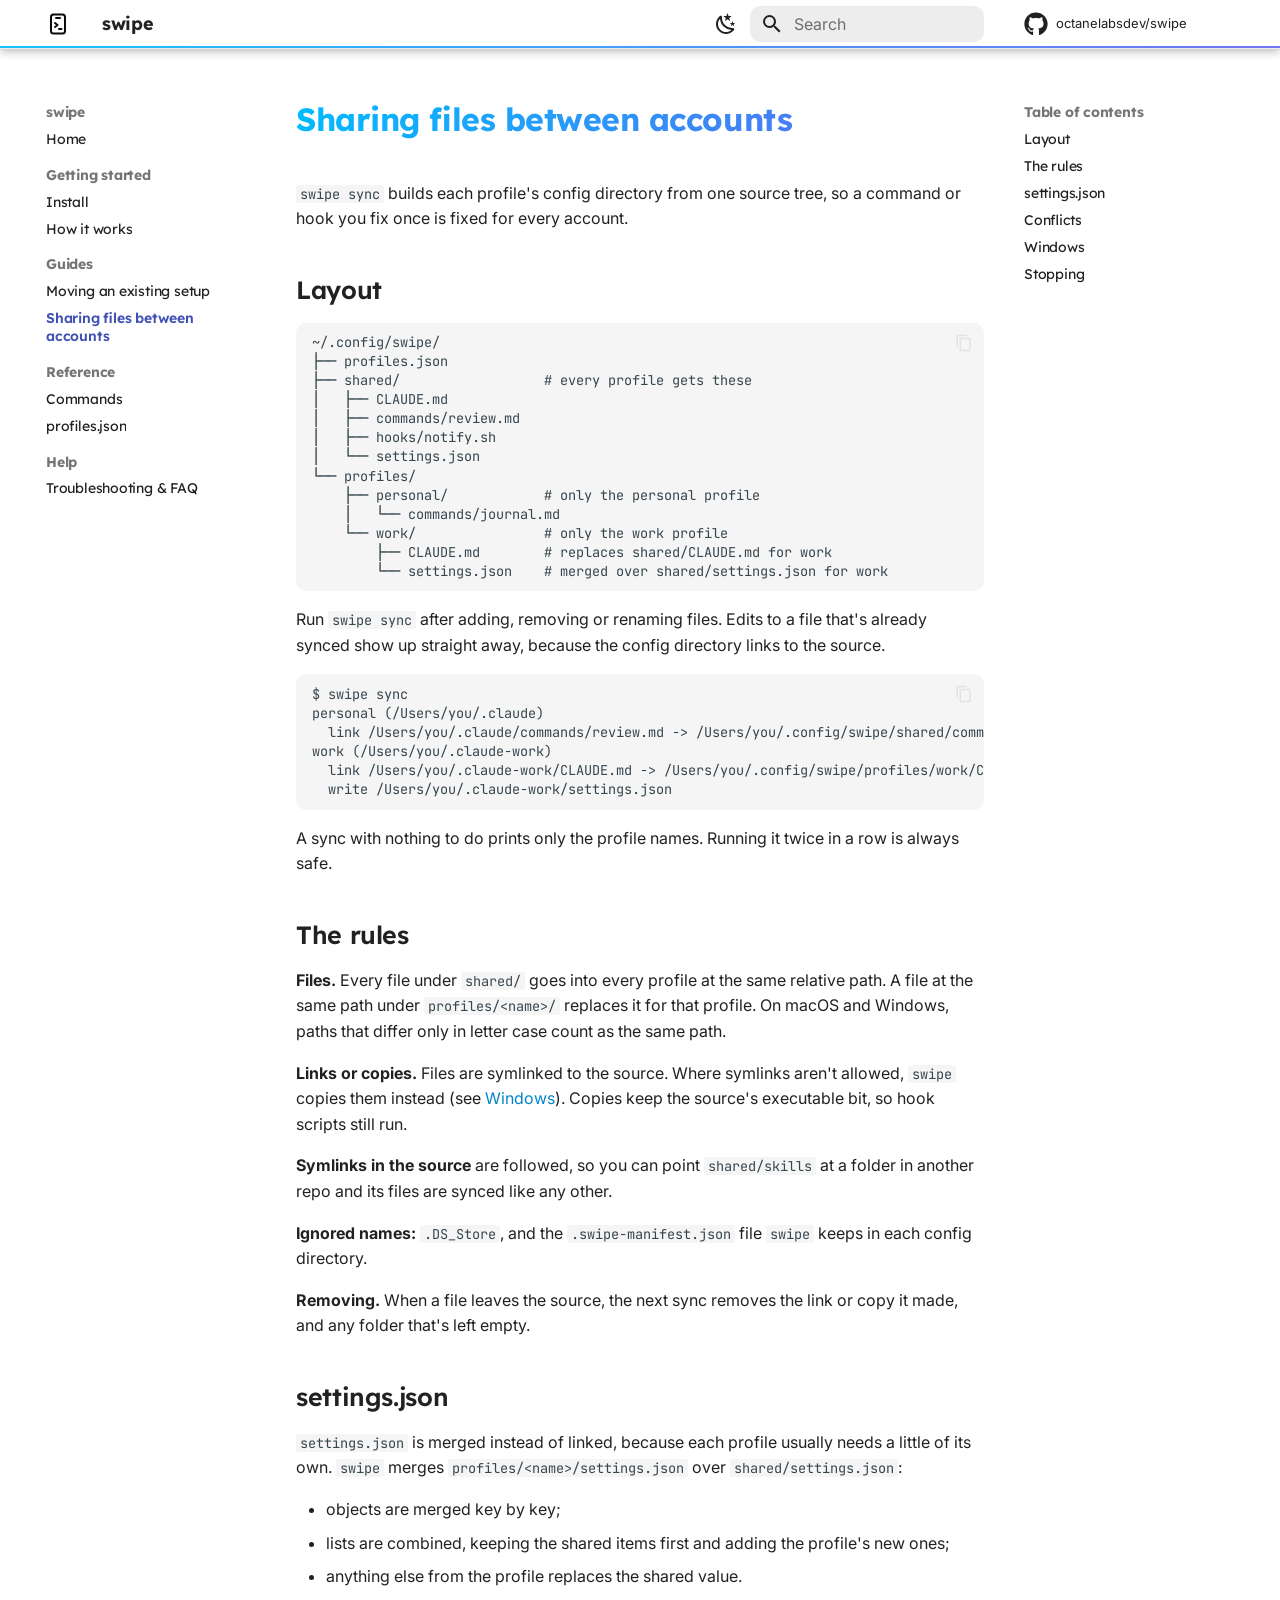
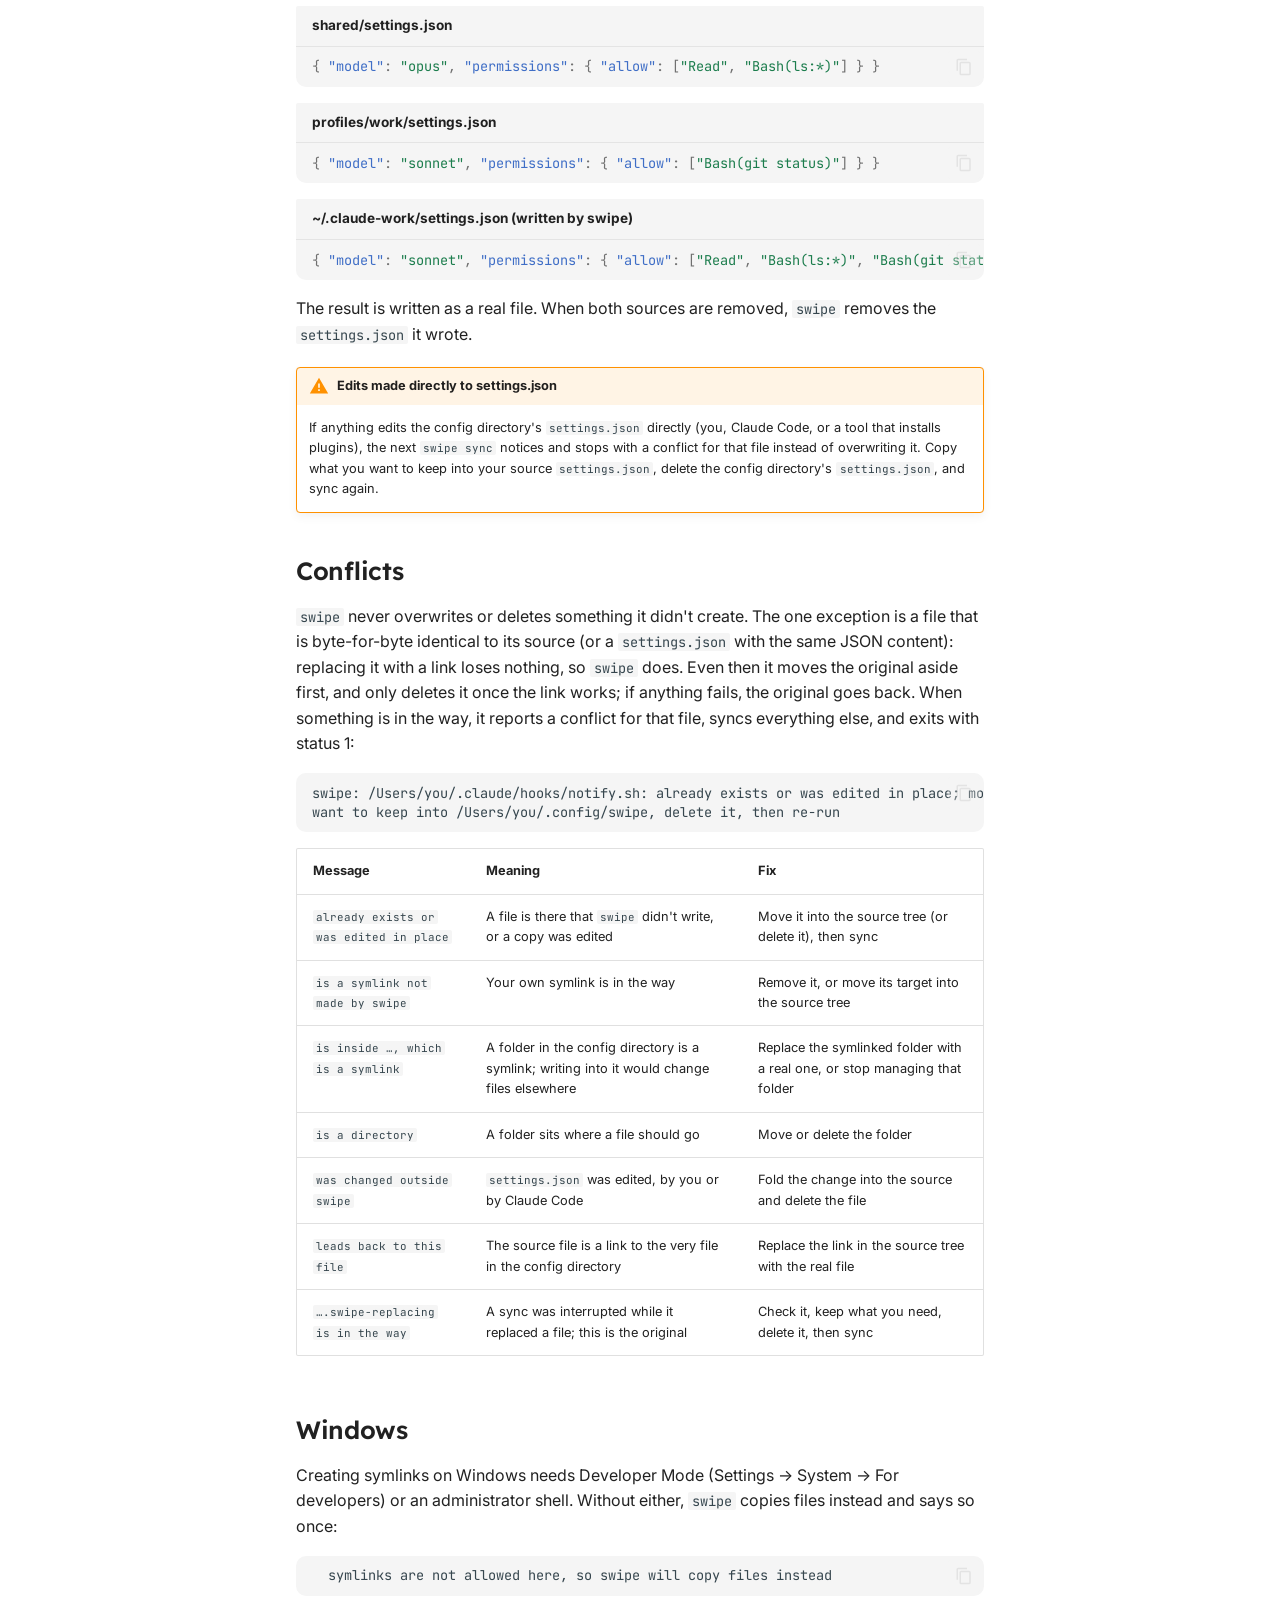
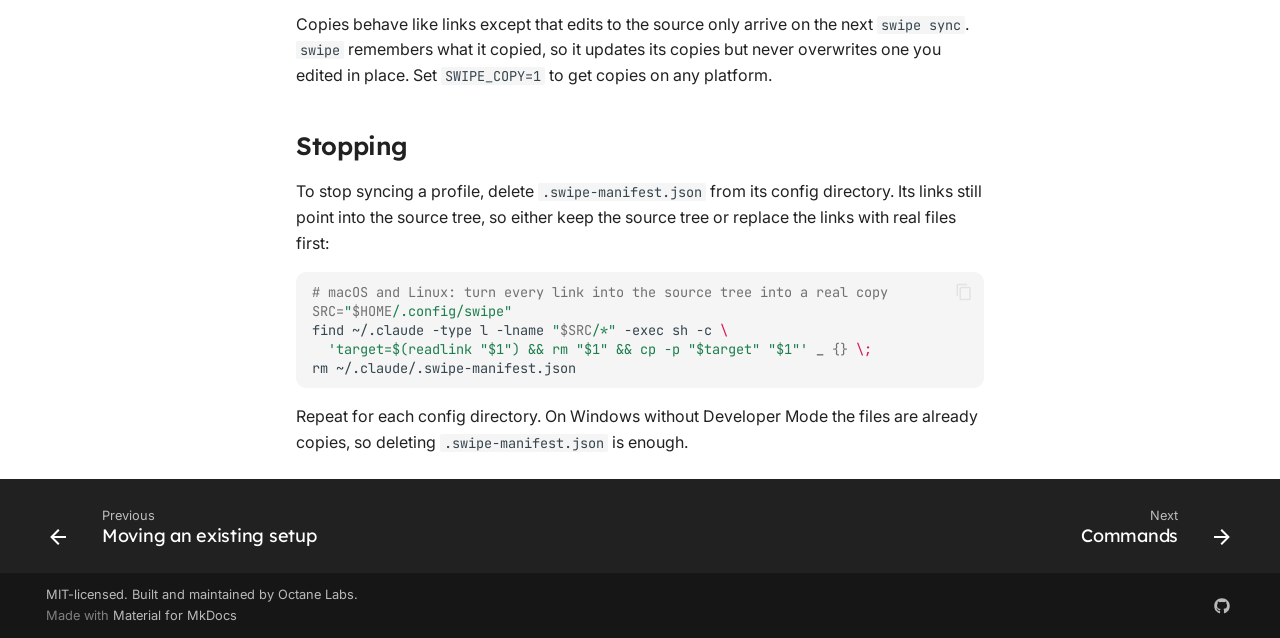
<file: syncing/index.html>
<!doctype html>
<html lang="en" class="no-js">
  <head>
    
      <meta charset="utf-8">
      <meta name="viewport" content="width=device-width,initial-scale=1">
      
        <meta name="description" content="Run Claude Code with the right account for every directory, and keep your commands, hooks and settings in one place. macOS, Linux and Windows.">
      
      
      
        <link rel="canonical" href="https://swipe.octanelabs.dev/syncing/">
      
      
        <link rel="prev" href="../migrating/">
      
      
        <link rel="next" href="../commands/">
      
      
        
      
      
      <link rel="icon" href="../assets/mark.svg">
      <meta name="generator" content="mkdocs-1.6.1, mkdocs-material-9.7.7">
    
    
      
        <title>Sharing files between accounts - swipe</title>
      
    
    
      <link rel="stylesheet" href="../assets/stylesheets/main.ec1eaa64.min.css">
      
        
        <link rel="stylesheet" href="../assets/stylesheets/palette.ab4e12ef.min.css">
      
      


    
    
      
    
    
      
        
        
        <link rel="preconnect" href="https://fonts.gstatic.com" crossorigin>
        <link rel="stylesheet" href="https://fonts.googleapis.com/css?family=Inter:300,300i,400,400i,700,700i%7CJetBrains+Mono:400,400i,700,700i&display=fallback">
        <style>:root{--md-text-font:"Inter";--md-code-font:"JetBrains Mono"}</style>
      
    
    
      <link rel="stylesheet" href="../stylesheets/syntax.css">
    
    <script>__md_scope=new URL("..",location),__md_hash=e=>[...e].reduce(((e,_)=>(e<<5)-e+_.charCodeAt(0)),0),__md_get=(e,_=localStorage,t=__md_scope)=>JSON.parse(_.getItem(t.pathname+"."+e)),__md_set=(e,_,t=localStorage,a=__md_scope)=>{try{t.setItem(a.pathname+"."+e,JSON.stringify(_))}catch(e){}}</script>
    
      

    
    
  </head>
  
  
    
    
      
    
    
    
    
    <body dir="ltr" data-md-color-scheme="default" data-md-color-primary="white" data-md-color-accent="cyan">
  
    
    <input class="md-toggle" data-md-toggle="drawer" type="checkbox" id="__drawer" autocomplete="off">
    <input class="md-toggle" data-md-toggle="search" type="checkbox" id="__search" autocomplete="off">
    <label class="md-overlay" for="__drawer"></label>
    <div data-md-component="skip">
      
        
        <a href="#sharing-files-between-accounts" class="md-skip">
          Skip to content
        </a>
      
    </div>
    <div data-md-component="announce">
      
    </div>
    
    
      

  

<header class="md-header md-header--shadow" data-md-component="header">
  <nav class="md-header__inner md-grid" aria-label="Header">
    <a href=".." title="swipe" class="md-header__button md-logo" aria-label="swipe" data-md-component="logo">
      
  <img src="../assets/mark.svg" alt="logo">

    </a>
    <label class="md-header__button md-icon" for="__drawer">
      
      <svg xmlns="http://www.w3.org/2000/svg" viewBox="0 0 24 24"><path d="M3 6h18v2H3zm0 5h18v2H3zm0 5h18v2H3z"/></svg>
    </label>
    <div class="md-header__title" data-md-component="header-title">
      <div class="md-header__ellipsis">
        <div class="md-header__topic">
          <span class="md-ellipsis">
            swipe
          </span>
        </div>
        <div class="md-header__topic" data-md-component="header-topic">
          <span class="md-ellipsis">
            
              Sharing files between accounts
            
          </span>
        </div>
      </div>
    </div>
    
      
        <form class="md-header__option" data-md-component="palette">
  
    
    
    
    <input class="md-option" data-md-color-media="(prefers-color-scheme: light)" data-md-color-scheme="default" data-md-color-primary="white" data-md-color-accent="cyan"  aria-label="Switch to dark mode"  type="radio" name="__palette" id="__palette_0">
    
      <label class="md-header__button md-icon" title="Switch to dark mode" for="__palette_1" hidden>
        <svg xmlns="http://www.w3.org/2000/svg" viewBox="0 0 24 24"><path d="m17.75 4.09-2.53 1.94.91 3.06-2.63-1.81-2.63 1.81.91-3.06-2.53-1.94L12.44 4l1.06-3 1.06 3zm3.5 6.91-1.64 1.25.59 1.98-1.7-1.17-1.7 1.17.59-1.98L15.75 11l2.06-.05L18.5 9l.69 1.95zm-2.28 4.95c.83-.08 1.72 1.1 1.19 1.85-.32.45-.66.87-1.08 1.27C15.17 23 8.84 23 4.94 19.07c-3.91-3.9-3.91-10.24 0-14.14.4-.4.82-.76 1.27-1.08.75-.53 1.93.36 1.85 1.19-.27 2.86.69 5.83 2.89 8.02a9.96 9.96 0 0 0 8.02 2.89m-1.64 2.02a12.08 12.08 0 0 1-7.8-3.47c-2.17-2.19-3.33-5-3.49-7.82-2.81 3.14-2.7 7.96.31 10.98 3.02 3.01 7.84 3.12 10.98.31"/></svg>
      </label>
    
  
    
    
    
    <input class="md-option" data-md-color-media="(prefers-color-scheme: dark)" data-md-color-scheme="slate" data-md-color-primary="black" data-md-color-accent="cyan"  aria-label="Switch to light mode"  type="radio" name="__palette" id="__palette_1">
    
      <label class="md-header__button md-icon" title="Switch to light mode" for="__palette_0" hidden>
        <svg xmlns="http://www.w3.org/2000/svg" viewBox="0 0 24 24"><path d="M12 7a5 5 0 0 1 5 5 5 5 0 0 1-5 5 5 5 0 0 1-5-5 5 5 0 0 1 5-5m0 2a3 3 0 0 0-3 3 3 3 0 0 0 3 3 3 3 0 0 0 3-3 3 3 0 0 0-3-3m0-7 2.39 3.42C13.65 5.15 12.84 5 12 5s-1.65.15-2.39.42zM3.34 7l4.16-.35A7.2 7.2 0 0 0 5.94 8.5c-.44.74-.69 1.5-.83 2.29zm.02 10 1.76-3.77a7.131 7.131 0 0 0 2.38 4.14zM20.65 7l-1.77 3.79a7.02 7.02 0 0 0-2.38-4.15zm-.01 10-4.14.36c.59-.51 1.12-1.14 1.54-1.86.42-.73.69-1.5.83-2.29zM12 22l-2.41-3.44c.74.27 1.55.44 2.41.44.82 0 1.63-.17 2.37-.44z"/></svg>
      </label>
    
  
</form>
      
    
    
      <script>var palette=__md_get("__palette");if(palette&&palette.color){if("(prefers-color-scheme)"===palette.color.media){var media=matchMedia("(prefers-color-scheme: light)"),input=document.querySelector(media.matches?"[data-md-color-media='(prefers-color-scheme: light)']":"[data-md-color-media='(prefers-color-scheme: dark)']");palette.color.media=input.getAttribute("data-md-color-media"),palette.color.scheme=input.getAttribute("data-md-color-scheme"),palette.color.primary=input.getAttribute("data-md-color-primary"),palette.color.accent=input.getAttribute("data-md-color-accent")}for(var[key,value]of Object.entries(palette.color))document.body.setAttribute("data-md-color-"+key,value)}</script>
    
    
    
      
      
        <label class="md-header__button md-icon" for="__search">
          
          <svg xmlns="http://www.w3.org/2000/svg" viewBox="0 0 24 24"><path d="M9.5 3A6.5 6.5 0 0 1 16 9.5c0 1.61-.59 3.09-1.56 4.23l.27.27h.79l5 5-1.5 1.5-5-5v-.79l-.27-.27A6.52 6.52 0 0 1 9.5 16 6.5 6.5 0 0 1 3 9.5 6.5 6.5 0 0 1 9.5 3m0 2C7 5 5 7 5 9.5S7 14 9.5 14 14 12 14 9.5 12 5 9.5 5"/></svg>
        </label>
        <div class="md-search" data-md-component="search" role="dialog">
  <label class="md-search__overlay" for="__search"></label>
  <div class="md-search__inner" role="search">
    <form class="md-search__form" name="search">
      <input type="text" class="md-search__input" name="query" aria-label="Search" placeholder="Search" autocapitalize="off" autocorrect="off" autocomplete="off" spellcheck="false" data-md-component="search-query" required>
      <label class="md-search__icon md-icon" for="__search">
        
        <svg xmlns="http://www.w3.org/2000/svg" viewBox="0 0 24 24"><path d="M9.5 3A6.5 6.5 0 0 1 16 9.5c0 1.61-.59 3.09-1.56 4.23l.27.27h.79l5 5-1.5 1.5-5-5v-.79l-.27-.27A6.52 6.52 0 0 1 9.5 16 6.5 6.5 0 0 1 3 9.5 6.5 6.5 0 0 1 9.5 3m0 2C7 5 5 7 5 9.5S7 14 9.5 14 14 12 14 9.5 12 5 9.5 5"/></svg>
        
        <svg xmlns="http://www.w3.org/2000/svg" viewBox="0 0 24 24"><path d="M20 11v2H8l5.5 5.5-1.42 1.42L4.16 12l7.92-7.92L13.5 5.5 8 11z"/></svg>
      </label>
      <nav class="md-search__options" aria-label="Search">
        
        <button type="reset" class="md-search__icon md-icon" title="Clear" aria-label="Clear" tabindex="-1">
          
          <svg xmlns="http://www.w3.org/2000/svg" viewBox="0 0 24 24"><path d="M19 6.41 17.59 5 12 10.59 6.41 5 5 6.41 10.59 12 5 17.59 6.41 19 12 13.41 17.59 19 19 17.59 13.41 12z"/></svg>
        </button>
      </nav>
      
        <div class="md-search__suggest" data-md-component="search-suggest"></div>
      
    </form>
    <div class="md-search__output">
      <div class="md-search__scrollwrap" tabindex="0" data-md-scrollfix>
        <div class="md-search-result" data-md-component="search-result">
          <div class="md-search-result__meta">
            Initializing search
          </div>
          <ol class="md-search-result__list" role="presentation"></ol>
        </div>
      </div>
    </div>
  </div>
</div>
      
    
    
      <div class="md-header__source">
        <a href="https://github.com/octanelabsdev/swipe" title="Go to repository" class="md-source" data-md-component="source">
  <div class="md-source__icon md-icon">
    
    <svg xmlns="http://www.w3.org/2000/svg" viewBox="0 0 512 512"><!--! Font Awesome Free 7.1.0 by @fontawesome - https://fontawesome.com License - https://fontawesome.com/license/free (Icons: CC BY 4.0, Fonts: SIL OFL 1.1, Code: MIT License) Copyright 2025 Fonticons, Inc.--><path d="M173.9 397.4c0 2-2.3 3.6-5.2 3.6-3.3.3-5.6-1.3-5.6-3.6 0-2 2.3-3.6 5.2-3.6 3-.3 5.6 1.3 5.6 3.6m-31.1-4.5c-.7 2 1.3 4.3 4.3 4.9 2.6 1 5.6 0 6.2-2s-1.3-4.3-4.3-5.2c-2.6-.7-5.5.3-6.2 2.3m44.2-1.7c-2.9.7-4.9 2.6-4.6 4.9.3 2 2.9 3.3 5.9 2.6 2.9-.7 4.9-2.6 4.6-4.6-.3-1.9-3-3.2-5.9-2.9M252.8 8C114.1 8 8 113.3 8 252c0 110.9 69.8 205.8 169.5 239.2 12.8 2.3 17.3-5.6 17.3-12.1 0-6.2-.3-40.4-.3-61.4 0 0-70 15-84.7-29.8 0 0-11.4-29.1-27.8-36.6 0 0-22.9-15.7 1.6-15.4 0 0 24.9 2 38.6 25.8 21.9 38.6 58.6 27.5 72.9 20.9 2.3-16 8.8-27.1 16-33.7-55.9-6.2-112.3-14.3-112.3-110.5 0-27.5 7.6-41.3 23.6-58.9-2.6-6.5-11.1-33.3 2.6-67.9 20.9-6.5 69 27 69 27 20-5.6 41.5-8.5 62.8-8.5s42.8 2.9 62.8 8.5c0 0 48.1-33.6 69-27 13.7 34.7 5.2 61.4 2.6 67.9 16 17.7 25.8 31.5 25.8 58.9 0 96.5-58.9 104.2-114.8 110.5 9.2 7.9 17 22.9 17 46.4 0 33.7-.3 75.4-.3 83.6 0 6.5 4.6 14.4 17.3 12.1C436.2 457.8 504 362.9 504 252 504 113.3 391.5 8 252.8 8M105.2 352.9c-1.3 1-1 3.3.7 5.2 1.6 1.6 3.9 2.3 5.2 1 1.3-1 1-3.3-.7-5.2-1.6-1.6-3.9-2.3-5.2-1m-10.8-8.1c-.7 1.3.3 2.9 2.3 3.9 1.6 1 3.6.7 4.3-.7.7-1.3-.3-2.9-2.3-3.9-2-.6-3.6-.3-4.3.7m32.4 35.6c-1.6 1.3-1 4.3 1.3 6.2 2.3 2.3 5.2 2.6 6.5 1 1.3-1.3.7-4.3-1.3-6.2-2.2-2.3-5.2-2.6-6.5-1m-11.4-14.7c-1.6 1-1.6 3.6 0 5.9s4.3 3.3 5.6 2.3c1.6-1.3 1.6-3.9 0-6.2-1.4-2.3-4-3.3-5.6-2"/></svg>
  </div>
  <div class="md-source__repository">
    octanelabsdev/swipe
  </div>
</a>
      </div>
    
  </nav>
  
</header>
    
    <div class="md-container" data-md-component="container">
      
      
        
          
        
      
      <main class="md-main" data-md-component="main">
        <div class="md-main__inner md-grid">
          
            
              
              <div class="md-sidebar md-sidebar--primary" data-md-component="sidebar" data-md-type="navigation" >
                <div class="md-sidebar__scrollwrap">
                  <div class="md-sidebar__inner">
                    



<nav class="md-nav md-nav--primary" aria-label="Navigation" data-md-level="0">
  <label class="md-nav__title" for="__drawer">
    <a href=".." title="swipe" class="md-nav__button md-logo" aria-label="swipe" data-md-component="logo">
      
  <img src="../assets/mark.svg" alt="logo">

    </a>
    swipe
  </label>
  
    <div class="md-nav__source">
      <a href="https://github.com/octanelabsdev/swipe" title="Go to repository" class="md-source" data-md-component="source">
  <div class="md-source__icon md-icon">
    
    <svg xmlns="http://www.w3.org/2000/svg" viewBox="0 0 512 512"><!--! Font Awesome Free 7.1.0 by @fontawesome - https://fontawesome.com License - https://fontawesome.com/license/free (Icons: CC BY 4.0, Fonts: SIL OFL 1.1, Code: MIT License) Copyright 2025 Fonticons, Inc.--><path d="M173.9 397.4c0 2-2.3 3.6-5.2 3.6-3.3.3-5.6-1.3-5.6-3.6 0-2 2.3-3.6 5.2-3.6 3-.3 5.6 1.3 5.6 3.6m-31.1-4.5c-.7 2 1.3 4.3 4.3 4.9 2.6 1 5.6 0 6.2-2s-1.3-4.3-4.3-5.2c-2.6-.7-5.5.3-6.2 2.3m44.2-1.7c-2.9.7-4.9 2.6-4.6 4.9.3 2 2.9 3.3 5.9 2.6 2.9-.7 4.9-2.6 4.6-4.6-.3-1.9-3-3.2-5.9-2.9M252.8 8C114.1 8 8 113.3 8 252c0 110.9 69.8 205.8 169.5 239.2 12.8 2.3 17.3-5.6 17.3-12.1 0-6.2-.3-40.4-.3-61.4 0 0-70 15-84.7-29.8 0 0-11.4-29.1-27.8-36.6 0 0-22.9-15.7 1.6-15.4 0 0 24.9 2 38.6 25.8 21.9 38.6 58.6 27.5 72.9 20.9 2.3-16 8.8-27.1 16-33.7-55.9-6.2-112.3-14.3-112.3-110.5 0-27.5 7.6-41.3 23.6-58.9-2.6-6.5-11.1-33.3 2.6-67.9 20.9-6.5 69 27 69 27 20-5.6 41.5-8.5 62.8-8.5s42.8 2.9 62.8 8.5c0 0 48.1-33.6 69-27 13.7 34.7 5.2 61.4 2.6 67.9 16 17.7 25.8 31.5 25.8 58.9 0 96.5-58.9 104.2-114.8 110.5 9.2 7.9 17 22.9 17 46.4 0 33.7-.3 75.4-.3 83.6 0 6.5 4.6 14.4 17.3 12.1C436.2 457.8 504 362.9 504 252 504 113.3 391.5 8 252.8 8M105.2 352.9c-1.3 1-1 3.3.7 5.2 1.6 1.6 3.9 2.3 5.2 1 1.3-1 1-3.3-.7-5.2-1.6-1.6-3.9-2.3-5.2-1m-10.8-8.1c-.7 1.3.3 2.9 2.3 3.9 1.6 1 3.6.7 4.3-.7.7-1.3-.3-2.9-2.3-3.9-2-.6-3.6-.3-4.3.7m32.4 35.6c-1.6 1.3-1 4.3 1.3 6.2 2.3 2.3 5.2 2.6 6.5 1 1.3-1.3.7-4.3-1.3-6.2-2.2-2.3-5.2-2.6-6.5-1m-11.4-14.7c-1.6 1-1.6 3.6 0 5.9s4.3 3.3 5.6 2.3c1.6-1.3 1.6-3.9 0-6.2-1.4-2.3-4-3.3-5.6-2"/></svg>
  </div>
  <div class="md-source__repository">
    octanelabsdev/swipe
  </div>
</a>
    </div>
  
  <ul class="md-nav__list" data-md-scrollfix>
    
      
      
  
  
  
  
    <li class="md-nav__item">
      <a href=".." class="md-nav__link">
        
  
  
  <span class="md-ellipsis">
    
  
    Home
  

    
  </span>
  
  

      </a>
    </li>
  

    
      
      
  
  
  
  
    
    
    
    
      
        
        
      
    
    
    <li class="md-nav__item md-nav__item--section md-nav__item--nested">
      
        
        
        <input class="md-nav__toggle md-toggle " type="checkbox" id="__nav_2" >
        
          
          <label class="md-nav__link" for="__nav_2" id="__nav_2_label" tabindex="">
            
  
  
  <span class="md-ellipsis">
    
  
    Getting started
  

    
  </span>
  
  

            <span class="md-nav__icon md-icon"></span>
          </label>
        
        <nav class="md-nav" data-md-level="1" aria-labelledby="__nav_2_label" aria-expanded="false">
          <label class="md-nav__title" for="__nav_2">
            <span class="md-nav__icon md-icon"></span>
            
  
    Getting started
  

          </label>
          <ul class="md-nav__list" data-md-scrollfix>
            
              
                
  
  
  
  
    <li class="md-nav__item">
      <a href="../install/" class="md-nav__link">
        
  
  
  <span class="md-ellipsis">
    
  
    Install
  

    
  </span>
  
  

      </a>
    </li>
  

              
            
              
                
  
  
  
  
    <li class="md-nav__item">
      <a href="../concepts/" class="md-nav__link">
        
  
  
  <span class="md-ellipsis">
    
  
    How it works
  

    
  </span>
  
  

      </a>
    </li>
  

              
            
          </ul>
        </nav>
      
    </li>
  

    
      
      
  
  
    
  
  
  
    
    
    
    
      
        
        
      
    
    
    <li class="md-nav__item md-nav__item--active md-nav__item--section md-nav__item--nested">
      
        
        
        <input class="md-nav__toggle md-toggle " type="checkbox" id="__nav_3" checked>
        
          
          <label class="md-nav__link" for="__nav_3" id="__nav_3_label" tabindex="">
            
  
  
  <span class="md-ellipsis">
    
  
    Guides
  

    
  </span>
  
  

            <span class="md-nav__icon md-icon"></span>
          </label>
        
        <nav class="md-nav" data-md-level="1" aria-labelledby="__nav_3_label" aria-expanded="true">
          <label class="md-nav__title" for="__nav_3">
            <span class="md-nav__icon md-icon"></span>
            
  
    Guides
  

          </label>
          <ul class="md-nav__list" data-md-scrollfix>
            
              
                
  
  
  
  
    <li class="md-nav__item">
      <a href="../migrating/" class="md-nav__link">
        
  
  
  <span class="md-ellipsis">
    
  
    Moving an existing setup
  

    
  </span>
  
  

      </a>
    </li>
  

              
            
              
                
  
  
    
  
  
  
    <li class="md-nav__item md-nav__item--active">
      
      <input class="md-nav__toggle md-toggle" type="checkbox" id="__toc">
      
      
        
      
      
        <label class="md-nav__link md-nav__link--active" for="__toc">
          
  
  
  <span class="md-ellipsis">
    
  
    Sharing files between accounts
  

    
  </span>
  
  

          <span class="md-nav__icon md-icon"></span>
        </label>
      
      <a href="./" class="md-nav__link md-nav__link--active">
        
  
  
  <span class="md-ellipsis">
    
  
    Sharing files between accounts
  

    
  </span>
  
  

      </a>
      
        

<nav class="md-nav md-nav--secondary" aria-label="Table of contents">
  
  
  
    
  
  
    <label class="md-nav__title" for="__toc">
      <span class="md-nav__icon md-icon"></span>
      Table of contents
    </label>
    <ul class="md-nav__list" data-md-component="toc" data-md-scrollfix>
      
        <li class="md-nav__item">
  <a href="#layout" class="md-nav__link">
    <span class="md-ellipsis">
      
        Layout
      
    </span>
  </a>
  
</li>
      
        <li class="md-nav__item">
  <a href="#the-rules" class="md-nav__link">
    <span class="md-ellipsis">
      
        The rules
      
    </span>
  </a>
  
</li>
      
        <li class="md-nav__item">
  <a href="#settingsjson" class="md-nav__link">
    <span class="md-ellipsis">
      
        settings.json
      
    </span>
  </a>
  
</li>
      
        <li class="md-nav__item">
  <a href="#conflicts" class="md-nav__link">
    <span class="md-ellipsis">
      
        Conflicts
      
    </span>
  </a>
  
</li>
      
        <li class="md-nav__item">
  <a href="#windows" class="md-nav__link">
    <span class="md-ellipsis">
      
        Windows
      
    </span>
  </a>
  
</li>
      
        <li class="md-nav__item">
  <a href="#stopping" class="md-nav__link">
    <span class="md-ellipsis">
      
        Stopping
      
    </span>
  </a>
  
</li>
      
    </ul>
  
</nav>
      
    </li>
  

              
            
          </ul>
        </nav>
      
    </li>
  

    
      
      
  
  
  
  
    
    
    
    
      
        
        
      
    
    
    <li class="md-nav__item md-nav__item--section md-nav__item--nested">
      
        
        
        <input class="md-nav__toggle md-toggle " type="checkbox" id="__nav_4" >
        
          
          <label class="md-nav__link" for="__nav_4" id="__nav_4_label" tabindex="">
            
  
  
  <span class="md-ellipsis">
    
  
    Reference
  

    
  </span>
  
  

            <span class="md-nav__icon md-icon"></span>
          </label>
        
        <nav class="md-nav" data-md-level="1" aria-labelledby="__nav_4_label" aria-expanded="false">
          <label class="md-nav__title" for="__nav_4">
            <span class="md-nav__icon md-icon"></span>
            
  
    Reference
  

          </label>
          <ul class="md-nav__list" data-md-scrollfix>
            
              
                
  
  
  
  
    <li class="md-nav__item">
      <a href="../commands/" class="md-nav__link">
        
  
  
  <span class="md-ellipsis">
    
  
    Commands
  

    
  </span>
  
  

      </a>
    </li>
  

              
            
              
                
  
  
  
  
    <li class="md-nav__item">
      <a href="../configuration/" class="md-nav__link">
        
  
  
  <span class="md-ellipsis">
    
  
    profiles.json
  

    
  </span>
  
  

      </a>
    </li>
  

              
            
          </ul>
        </nav>
      
    </li>
  

    
      
      
  
  
  
  
    
    
    
    
      
        
        
      
    
    
    <li class="md-nav__item md-nav__item--section md-nav__item--nested">
      
        
        
        <input class="md-nav__toggle md-toggle " type="checkbox" id="__nav_5" >
        
          
          <label class="md-nav__link" for="__nav_5" id="__nav_5_label" tabindex="">
            
  
  
  <span class="md-ellipsis">
    
  
    Help
  

    
  </span>
  
  

            <span class="md-nav__icon md-icon"></span>
          </label>
        
        <nav class="md-nav" data-md-level="1" aria-labelledby="__nav_5_label" aria-expanded="false">
          <label class="md-nav__title" for="__nav_5">
            <span class="md-nav__icon md-icon"></span>
            
  
    Help
  

          </label>
          <ul class="md-nav__list" data-md-scrollfix>
            
              
                
  
  
  
  
    <li class="md-nav__item">
      <a href="../troubleshooting/" class="md-nav__link">
        
  
  
  <span class="md-ellipsis">
    
  
    Troubleshooting & FAQ
  

    
  </span>
  
  

      </a>
    </li>
  

              
            
          </ul>
        </nav>
      
    </li>
  

    
  </ul>
</nav>
                  </div>
                </div>
              </div>
            
            
              
              <div class="md-sidebar md-sidebar--secondary" data-md-component="sidebar" data-md-type="toc" >
                <div class="md-sidebar__scrollwrap">
                  <div class="md-sidebar__inner">
                    

<nav class="md-nav md-nav--secondary" aria-label="Table of contents">
  
  
  
    
  
  
    <label class="md-nav__title" for="__toc">
      <span class="md-nav__icon md-icon"></span>
      Table of contents
    </label>
    <ul class="md-nav__list" data-md-component="toc" data-md-scrollfix>
      
        <li class="md-nav__item">
  <a href="#layout" class="md-nav__link">
    <span class="md-ellipsis">
      
        Layout
      
    </span>
  </a>
  
</li>
      
        <li class="md-nav__item">
  <a href="#the-rules" class="md-nav__link">
    <span class="md-ellipsis">
      
        The rules
      
    </span>
  </a>
  
</li>
      
        <li class="md-nav__item">
  <a href="#settingsjson" class="md-nav__link">
    <span class="md-ellipsis">
      
        settings.json
      
    </span>
  </a>
  
</li>
      
        <li class="md-nav__item">
  <a href="#conflicts" class="md-nav__link">
    <span class="md-ellipsis">
      
        Conflicts
      
    </span>
  </a>
  
</li>
      
        <li class="md-nav__item">
  <a href="#windows" class="md-nav__link">
    <span class="md-ellipsis">
      
        Windows
      
    </span>
  </a>
  
</li>
      
        <li class="md-nav__item">
  <a href="#stopping" class="md-nav__link">
    <span class="md-ellipsis">
      
        Stopping
      
    </span>
  </a>
  
</li>
      
    </ul>
  
</nav>
                  </div>
                </div>
              </div>
            
          
          
            <div class="md-content" data-md-component="content">
              
              <article class="md-content__inner md-typeset">
                
                  


  
  


<h1 id="sharing-files-between-accounts">Sharing files between accounts<a class="headerlink" href="#sharing-files-between-accounts" title="Permanent link">&para;</a></h1>
<p><code>swipe sync</code> builds each profile's config directory from one source tree, so a command or hook you
fix once is fixed for every account.</p>
<h2 id="layout">Layout<a class="headerlink" href="#layout" title="Permanent link">&para;</a></h2>
<div class="highlight"><pre><span></span><code><a id="__codelineno-0-1" name="__codelineno-0-1" href="#__codelineno-0-1"></a>~/.config/swipe/
<a id="__codelineno-0-2" name="__codelineno-0-2" href="#__codelineno-0-2"></a>├── profiles.json
<a id="__codelineno-0-3" name="__codelineno-0-3" href="#__codelineno-0-3"></a>├── shared/                  # every profile gets these
<a id="__codelineno-0-4" name="__codelineno-0-4" href="#__codelineno-0-4"></a>│   ├── CLAUDE.md
<a id="__codelineno-0-5" name="__codelineno-0-5" href="#__codelineno-0-5"></a>│   ├── commands/review.md
<a id="__codelineno-0-6" name="__codelineno-0-6" href="#__codelineno-0-6"></a>│   ├── hooks/notify.sh
<a id="__codelineno-0-7" name="__codelineno-0-7" href="#__codelineno-0-7"></a>│   └── settings.json
<a id="__codelineno-0-8" name="__codelineno-0-8" href="#__codelineno-0-8"></a>└── profiles/
<a id="__codelineno-0-9" name="__codelineno-0-9" href="#__codelineno-0-9"></a>    ├── personal/            # only the personal profile
<a id="__codelineno-0-10" name="__codelineno-0-10" href="#__codelineno-0-10"></a>    │   └── commands/journal.md
<a id="__codelineno-0-11" name="__codelineno-0-11" href="#__codelineno-0-11"></a>    └── work/                # only the work profile
<a id="__codelineno-0-12" name="__codelineno-0-12" href="#__codelineno-0-12"></a>        ├── CLAUDE.md        # replaces shared/CLAUDE.md for work
<a id="__codelineno-0-13" name="__codelineno-0-13" href="#__codelineno-0-13"></a>        └── settings.json    # merged over shared/settings.json for work
</code></pre></div>
<p>Run <code>swipe sync</code> after adding, removing or renaming files. Edits to a file that's already synced
show up straight away, because the config directory links to the source.</p>
<div class="highlight"><pre><span></span><code><a id="__codelineno-1-1" name="__codelineno-1-1" href="#__codelineno-1-1"></a>$ swipe sync
<a id="__codelineno-1-2" name="__codelineno-1-2" href="#__codelineno-1-2"></a>personal (/Users/you/.claude)
<a id="__codelineno-1-3" name="__codelineno-1-3" href="#__codelineno-1-3"></a>  link /Users/you/.claude/commands/review.md -&gt; /Users/you/.config/swipe/shared/commands/review.md
<a id="__codelineno-1-4" name="__codelineno-1-4" href="#__codelineno-1-4"></a>work (/Users/you/.claude-work)
<a id="__codelineno-1-5" name="__codelineno-1-5" href="#__codelineno-1-5"></a>  link /Users/you/.claude-work/CLAUDE.md -&gt; /Users/you/.config/swipe/profiles/work/CLAUDE.md
<a id="__codelineno-1-6" name="__codelineno-1-6" href="#__codelineno-1-6"></a>  write /Users/you/.claude-work/settings.json
</code></pre></div>
<p>A sync with nothing to do prints only the profile names. Running it twice in a row is always safe.</p>
<h2 id="the-rules">The rules<a class="headerlink" href="#the-rules" title="Permanent link">&para;</a></h2>
<p><strong>Files.</strong> Every file under <code>shared/</code> goes into every profile at the same relative path. A file
at the same path under <code>profiles/&lt;name&gt;/</code> replaces it for that profile. On macOS and Windows,
paths that differ only in letter case count as the same path.</p>
<p><strong>Links or copies.</strong> Files are symlinked to the source. Where symlinks aren't allowed, <code>swipe</code>
copies them instead (see <a href="#windows">Windows</a>). Copies keep the source's executable bit, so hook
scripts still run.</p>
<p><strong>Symlinks in the source</strong> are followed, so you can point <code>shared/skills</code> at a folder in another
repo and its files are synced like any other.</p>
<p><strong>Ignored names:</strong> <code>.DS_Store</code>, and the <code>.swipe-manifest.json</code> file <code>swipe</code> keeps in each config
directory.</p>
<p><strong>Removing.</strong> When a file leaves the source, the next sync removes the link or copy it made, and any
folder that's left empty.</p>
<h2 id="settingsjson">settings.json<a class="headerlink" href="#settingsjson" title="Permanent link">&para;</a></h2>
<p><code>settings.json</code> is merged instead of linked, because each profile usually needs a little of its
own. <code>swipe</code> merges <code>profiles/&lt;name&gt;/settings.json</code> over <code>shared/settings.json</code>:</p>
<ul>
<li>objects are merged key by key;</li>
<li>lists are combined, keeping the shared items first and adding the profile's new ones;</li>
<li>anything else from the profile replaces the shared value.</li>
</ul>
<div class="highlight"><span class="filename">shared/settings.json</span><pre><span></span><code><a id="__codelineno-2-1" name="__codelineno-2-1" href="#__codelineno-2-1"></a><span class="p">{</span><span class="w"> </span><span class="nt">"model"</span><span class="p">:</span><span class="w"> </span><span class="s2">"opus"</span><span class="p">,</span><span class="w"> </span><span class="nt">"permissions"</span><span class="p">:</span><span class="w"> </span><span class="p">{</span><span class="w"> </span><span class="nt">"allow"</span><span class="p">:</span><span class="w"> </span><span class="p">[</span><span class="s2">"Read"</span><span class="p">,</span><span class="w"> </span><span class="s2">"Bash(ls:*)"</span><span class="p">]</span><span class="w"> </span><span class="p">}</span><span class="w"> </span><span class="p">}</span>
</code></pre></div>
<div class="highlight"><span class="filename">profiles/work/settings.json</span><pre><span></span><code><a id="__codelineno-3-1" name="__codelineno-3-1" href="#__codelineno-3-1"></a><span class="p">{</span><span class="w"> </span><span class="nt">"model"</span><span class="p">:</span><span class="w"> </span><span class="s2">"sonnet"</span><span class="p">,</span><span class="w"> </span><span class="nt">"permissions"</span><span class="p">:</span><span class="w"> </span><span class="p">{</span><span class="w"> </span><span class="nt">"allow"</span><span class="p">:</span><span class="w"> </span><span class="p">[</span><span class="s2">"Bash(git status)"</span><span class="p">]</span><span class="w"> </span><span class="p">}</span><span class="w"> </span><span class="p">}</span>
</code></pre></div>
<div class="highlight"><span class="filename">~/.claude-work/settings.json (written by swipe)</span><pre><span></span><code><a id="__codelineno-4-1" name="__codelineno-4-1" href="#__codelineno-4-1"></a><span class="p">{</span><span class="w"> </span><span class="nt">"model"</span><span class="p">:</span><span class="w"> </span><span class="s2">"sonnet"</span><span class="p">,</span><span class="w"> </span><span class="nt">"permissions"</span><span class="p">:</span><span class="w"> </span><span class="p">{</span><span class="w"> </span><span class="nt">"allow"</span><span class="p">:</span><span class="w"> </span><span class="p">[</span><span class="s2">"Read"</span><span class="p">,</span><span class="w"> </span><span class="s2">"Bash(ls:*)"</span><span class="p">,</span><span class="w"> </span><span class="s2">"Bash(git status)"</span><span class="p">]</span><span class="w"> </span><span class="p">}</span><span class="w"> </span><span class="p">}</span>
</code></pre></div>
<p>The result is written as a real file. When both sources are removed, <code>swipe</code> removes the
<code>settings.json</code> it wrote.</p>
<div class="admonition warning">
<p class="admonition-title">Edits made directly to settings.json</p>
<p>If anything edits the config directory's <code>settings.json</code> directly (you, Claude Code, or a tool
that installs plugins), the next <code>swipe sync</code> notices and stops with a conflict for that file
instead of overwriting it. Copy what you want to keep into your source <code>settings.json</code>, delete
the config directory's <code>settings.json</code>, and sync again.</p>
</div>
<h2 id="conflicts">Conflicts<a class="headerlink" href="#conflicts" title="Permanent link">&para;</a></h2>
<p><code>swipe</code> never overwrites or deletes something it didn't create. The one exception is a file that is
byte-for-byte identical to its source (or a <code>settings.json</code> with the same JSON content): replacing
it with a link loses nothing, so <code>swipe</code> does. Even then it moves the original aside first, and
only deletes it once the link works; if anything fails, the original goes back. When something is
in the way, it
reports a conflict for that file, syncs everything else, and exits with status 1:</p>
<div class="highlight"><pre><span></span><code><a id="__codelineno-5-1" name="__codelineno-5-1" href="#__codelineno-5-1"></a>swipe: /Users/you/.claude/hooks/notify.sh: already exists or was edited in place; move what you
<a id="__codelineno-5-2" name="__codelineno-5-2" href="#__codelineno-5-2"></a>want to keep into /Users/you/.config/swipe, delete it, then re-run
</code></pre></div>
<table>
<thead>
<tr>
<th>Message</th>
<th>Meaning</th>
<th>Fix</th>
</tr>
</thead>
<tbody>
<tr>
<td><code>already exists or was edited in place</code></td>
<td>A file is there that <code>swipe</code> didn't write, or a copy was edited</td>
<td>Move it into the source tree (or delete it), then sync</td>
</tr>
<tr>
<td><code>is a symlink not made by swipe</code></td>
<td>Your own symlink is in the way</td>
<td>Remove it, or move its target into the source tree</td>
</tr>
<tr>
<td><code>is inside …, which is a symlink</code></td>
<td>A folder in the config directory is a symlink; writing into it would change files elsewhere</td>
<td>Replace the symlinked folder with a real one, or stop managing that folder</td>
</tr>
<tr>
<td><code>is a directory</code></td>
<td>A folder sits where a file should go</td>
<td>Move or delete the folder</td>
</tr>
<tr>
<td><code>was changed outside swipe</code></td>
<td><code>settings.json</code> was edited, by you or by Claude Code</td>
<td>Fold the change into the source and delete the file</td>
</tr>
<tr>
<td><code>leads back to this file</code></td>
<td>The source file is a link to the very file in the config directory</td>
<td>Replace the link in the source tree with the real file</td>
</tr>
<tr>
<td><code>….swipe-replacing is in the way</code></td>
<td>A sync was interrupted while it replaced a file; this is the original</td>
<td>Check it, keep what you need, delete it, then sync</td>
</tr>
</tbody>
</table>
<h2 id="windows">Windows<a class="headerlink" href="#windows" title="Permanent link">&para;</a></h2>
<p>Creating symlinks on Windows needs Developer Mode (Settings → System → For developers) or an
administrator shell. Without either, <code>swipe</code> copies files instead and says so once:</p>
<div class="highlight"><pre><span></span><code><a id="__codelineno-6-1" name="__codelineno-6-1" href="#__codelineno-6-1"></a>  symlinks are not allowed here, so swipe will copy files instead
</code></pre></div>
<p>Copies behave like links except that edits to the source only arrive on the next <code>swipe sync</code>.
<code>swipe</code> remembers what it copied, so it updates its copies but never overwrites one you edited in
place. Set <code>SWIPE_COPY=1</code> to get copies on any platform.</p>
<h2 id="stopping">Stopping<a class="headerlink" href="#stopping" title="Permanent link">&para;</a></h2>
<p>To stop syncing a profile, delete <code>.swipe-manifest.json</code> from its config directory. Its links
still point into the source tree, so either keep the source tree or replace the links with real
files first:</p>
<div class="highlight"><pre><span></span><code><a id="__codelineno-7-1" name="__codelineno-7-1" href="#__codelineno-7-1"></a><span class="c1"># macOS and Linux: turn every link into the source tree into a real copy</span>
<a id="__codelineno-7-2" name="__codelineno-7-2" href="#__codelineno-7-2"></a><span class="nv">SRC</span><span class="o">=</span><span class="s2">"</span><span class="nv">$HOME</span><span class="s2">/.config/swipe"</span>
<a id="__codelineno-7-3" name="__codelineno-7-3" href="#__codelineno-7-3"></a>find<span class="w"> </span>~/.claude<span class="w"> </span>-type<span class="w"> </span>l<span class="w"> </span>-lname<span class="w"> </span><span class="s2">"</span><span class="nv">$SRC</span><span class="s2">/*"</span><span class="w"> </span>-exec<span class="w"> </span>sh<span class="w"> </span>-c<span class="w"> </span><span class="se">\</span>
<a id="__codelineno-7-4" name="__codelineno-7-4" href="#__codelineno-7-4"></a><span class="w">  </span><span class="s1">'target=$(readlink "$1") &amp;&amp; rm "$1" &amp;&amp; cp -p "$target" "$1"'</span><span class="w"> </span>_<span class="w"> </span><span class="o">{}</span><span class="w"> </span><span class="se">\;</span>
<a id="__codelineno-7-5" name="__codelineno-7-5" href="#__codelineno-7-5"></a>rm<span class="w"> </span>~/.claude/.swipe-manifest.json
</code></pre></div>
<p>Repeat for each config directory. On Windows without Developer Mode the files are already copies,
so deleting <code>.swipe-manifest.json</code> is enough.</p>












                
              </article>
            </div>
          
          
  <script>var tabs=__md_get("__tabs");if(Array.isArray(tabs))e:for(var set of document.querySelectorAll(".tabbed-set")){var labels=set.querySelector(".tabbed-labels");for(var tab of tabs)for(var label of labels.getElementsByTagName("label"))if(label.innerText.trim()===tab){var input=document.getElementById(label.htmlFor);input.checked=!0;continue e}}</script>

<script>var target=document.getElementById(location.hash.slice(1));target&&target.name&&(target.checked=target.name.startsWith("__tabbed_"))</script>
        </div>
        
          <button type="button" class="md-top md-icon" data-md-component="top" hidden>
  
  <svg xmlns="http://www.w3.org/2000/svg" viewBox="0 0 24 24"><path d="M13 20h-2V8l-5.5 5.5-1.42-1.42L12 4.16l7.92 7.92-1.42 1.42L13 8z"/></svg>
  Back to top
</button>
        
      </main>
      
        <footer class="md-footer">
  
    
      
      <nav class="md-footer__inner md-grid" aria-label="Footer" >
        
          
          <a href="../migrating/" class="md-footer__link md-footer__link--prev" aria-label="Previous: Moving an existing setup">
            <div class="md-footer__button md-icon">
              
              <svg xmlns="http://www.w3.org/2000/svg" viewBox="0 0 24 24"><path d="M20 11v2H8l5.5 5.5-1.42 1.42L4.16 12l7.92-7.92L13.5 5.5 8 11z"/></svg>
            </div>
            <div class="md-footer__title">
              <span class="md-footer__direction">
                Previous
              </span>
              <div class="md-ellipsis">
                Moving an existing setup
              </div>
            </div>
          </a>
        
        
          
          <a href="../commands/" class="md-footer__link md-footer__link--next" aria-label="Next: Commands">
            <div class="md-footer__title">
              <span class="md-footer__direction">
                Next
              </span>
              <div class="md-ellipsis">
                Commands
              </div>
            </div>
            <div class="md-footer__button md-icon">
              
              <svg xmlns="http://www.w3.org/2000/svg" viewBox="0 0 24 24"><path d="M4 11v2h12l-5.5 5.5 1.42 1.42L19.84 12l-7.92-7.92L10.5 5.5 16 11z"/></svg>
            </div>
          </a>
        
      </nav>
    
  
  <div class="md-footer-meta md-typeset">
    <div class="md-footer-meta__inner md-grid">
      <div class="md-copyright">
  
    <div class="md-copyright__highlight">
      MIT-licensed. Built and maintained by Octane Labs.
    </div>
  
  
    Made with
    <a href="https://squidfunk.github.io/mkdocs-material/" target="_blank" rel="noopener">
      Material for MkDocs
    </a>
  
</div>
      
        
<div class="md-social">
  
    
    
    
    
      
      
    
    <a href="https://github.com/octanelabsdev/swipe" target="_blank" rel="noopener" title="github.com" class="md-social__link">
      <svg xmlns="http://www.w3.org/2000/svg" viewBox="0 0 512 512"><!--! Font Awesome Free 7.1.0 by @fontawesome - https://fontawesome.com License - https://fontawesome.com/license/free (Icons: CC BY 4.0, Fonts: SIL OFL 1.1, Code: MIT License) Copyright 2025 Fonticons, Inc.--><path d="M173.9 397.4c0 2-2.3 3.6-5.2 3.6-3.3.3-5.6-1.3-5.6-3.6 0-2 2.3-3.6 5.2-3.6 3-.3 5.6 1.3 5.6 3.6m-31.1-4.5c-.7 2 1.3 4.3 4.3 4.9 2.6 1 5.6 0 6.2-2s-1.3-4.3-4.3-5.2c-2.6-.7-5.5.3-6.2 2.3m44.2-1.7c-2.9.7-4.9 2.6-4.6 4.9.3 2 2.9 3.3 5.9 2.6 2.9-.7 4.9-2.6 4.6-4.6-.3-1.9-3-3.2-5.9-2.9M252.8 8C114.1 8 8 113.3 8 252c0 110.9 69.8 205.8 169.5 239.2 12.8 2.3 17.3-5.6 17.3-12.1 0-6.2-.3-40.4-.3-61.4 0 0-70 15-84.7-29.8 0 0-11.4-29.1-27.8-36.6 0 0-22.9-15.7 1.6-15.4 0 0 24.9 2 38.6 25.8 21.9 38.6 58.6 27.5 72.9 20.9 2.3-16 8.8-27.1 16-33.7-55.9-6.2-112.3-14.3-112.3-110.5 0-27.5 7.6-41.3 23.6-58.9-2.6-6.5-11.1-33.3 2.6-67.9 20.9-6.5 69 27 69 27 20-5.6 41.5-8.5 62.8-8.5s42.8 2.9 62.8 8.5c0 0 48.1-33.6 69-27 13.7 34.7 5.2 61.4 2.6 67.9 16 17.7 25.8 31.5 25.8 58.9 0 96.5-58.9 104.2-114.8 110.5 9.2 7.9 17 22.9 17 46.4 0 33.7-.3 75.4-.3 83.6 0 6.5 4.6 14.4 17.3 12.1C436.2 457.8 504 362.9 504 252 504 113.3 391.5 8 252.8 8M105.2 352.9c-1.3 1-1 3.3.7 5.2 1.6 1.6 3.9 2.3 5.2 1 1.3-1 1-3.3-.7-5.2-1.6-1.6-3.9-2.3-5.2-1m-10.8-8.1c-.7 1.3.3 2.9 2.3 3.9 1.6 1 3.6.7 4.3-.7.7-1.3-.3-2.9-2.3-3.9-2-.6-3.6-.3-4.3.7m32.4 35.6c-1.6 1.3-1 4.3 1.3 6.2 2.3 2.3 5.2 2.6 6.5 1 1.3-1.3.7-4.3-1.3-6.2-2.2-2.3-5.2-2.6-6.5-1m-11.4-14.7c-1.6 1-1.6 3.6 0 5.9s4.3 3.3 5.6 2.3c1.6-1.3 1.6-3.9 0-6.2-1.4-2.3-4-3.3-5.6-2"/></svg>
    </a>
  
</div>
      
    </div>
  </div>
</footer>
      
    </div>
    <div class="md-dialog" data-md-component="dialog">
      <div class="md-dialog__inner md-typeset"></div>
    </div>
    
    
    
      
      
      <script id="__config" type="application/json">{"annotate": null, "base": "..", "features": ["navigation.instant", "navigation.tracking", "navigation.top", "navigation.sections", "navigation.footer", "toc.follow", "search.suggest", "search.highlight", "content.code.copy", "content.tabs.link"], "search": "../assets/javascripts/workers/search.2c215733.min.js", "tags": null, "translations": {"clipboard.copied": "Copied to clipboard", "clipboard.copy": "Copy to clipboard", "search.result.more.one": "1 more on this page", "search.result.more.other": "# more on this page", "search.result.none": "No matching documents", "search.result.one": "1 matching document", "search.result.other": "# matching documents", "search.result.placeholder": "Type to start searching", "search.result.term.missing": "Missing", "select.version": "Select version"}, "version": null}</script>
    
    
      <script src="../assets/javascripts/bundle.d7400e89.min.js"></script>
      
    
  </body>
</html>
</file>
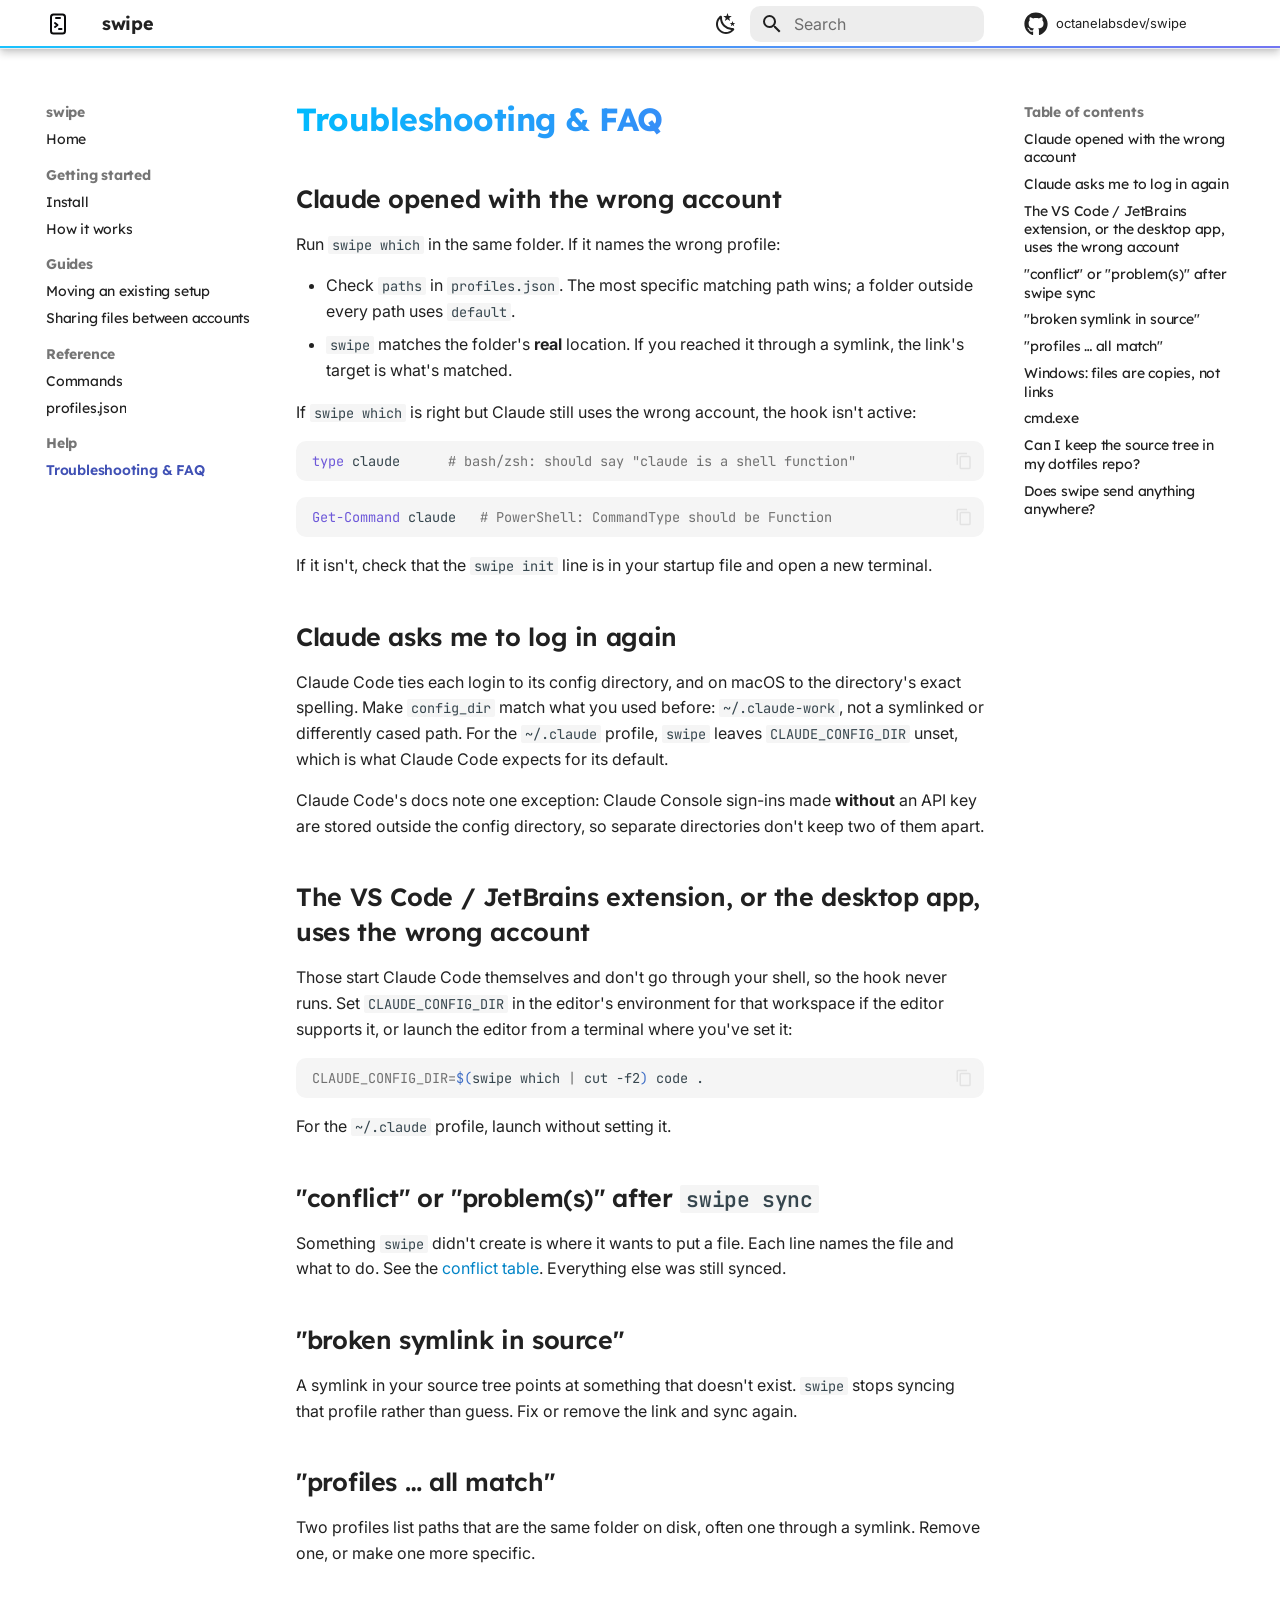
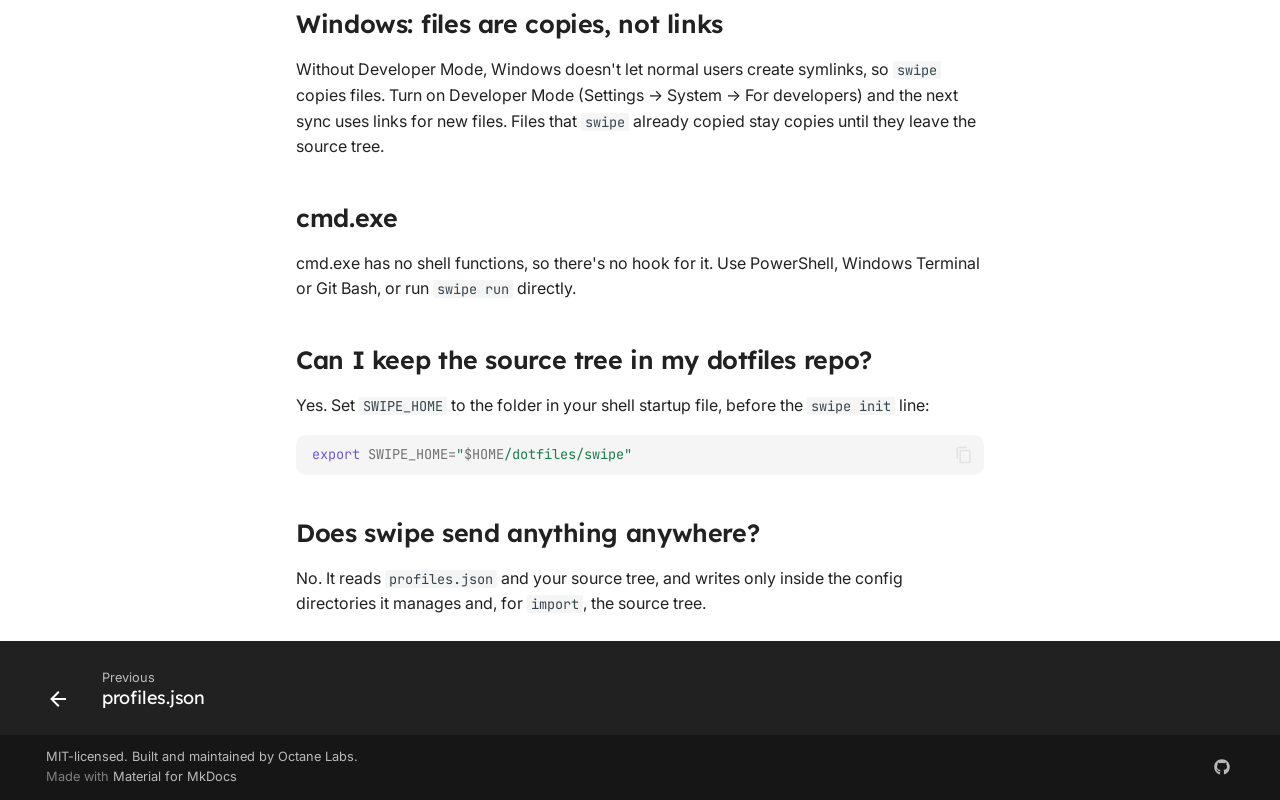
<file: troubleshooting/index.html>
<!doctype html>
<html lang="en" class="no-js">
  <head>
    
      <meta charset="utf-8">
      <meta name="viewport" content="width=device-width,initial-scale=1">
      
        <meta name="description" content="Run Claude Code with the right account for every directory, and keep your commands, hooks and settings in one place. macOS, Linux and Windows.">
      
      
      
        <link rel="canonical" href="https://swipe.octanelabs.dev/troubleshooting/">
      
      
        <link rel="prev" href="../configuration/">
      
      
      
        
      
      
      <link rel="icon" href="../assets/mark.svg">
      <meta name="generator" content="mkdocs-1.6.1, mkdocs-material-9.7.7">
    
    
      
        <title>Troubleshooting & FAQ - swipe</title>
      
    
    
      <link rel="stylesheet" href="../assets/stylesheets/main.ec1eaa64.min.css">
      
        
        <link rel="stylesheet" href="../assets/stylesheets/palette.ab4e12ef.min.css">
      
      


    
    
      
    
    
      
        
        
        <link rel="preconnect" href="https://fonts.gstatic.com" crossorigin>
        <link rel="stylesheet" href="https://fonts.googleapis.com/css?family=Inter:300,300i,400,400i,700,700i%7CJetBrains+Mono:400,400i,700,700i&display=fallback">
        <style>:root{--md-text-font:"Inter";--md-code-font:"JetBrains Mono"}</style>
      
    
    
      <link rel="stylesheet" href="../stylesheets/syntax.css">
    
    <script>__md_scope=new URL("..",location),__md_hash=e=>[...e].reduce(((e,_)=>(e<<5)-e+_.charCodeAt(0)),0),__md_get=(e,_=localStorage,t=__md_scope)=>JSON.parse(_.getItem(t.pathname+"."+e)),__md_set=(e,_,t=localStorage,a=__md_scope)=>{try{t.setItem(a.pathname+"."+e,JSON.stringify(_))}catch(e){}}</script>
    
      

    
    
  </head>
  
  
    
    
      
    
    
    
    
    <body dir="ltr" data-md-color-scheme="default" data-md-color-primary="white" data-md-color-accent="cyan">
  
    
    <input class="md-toggle" data-md-toggle="drawer" type="checkbox" id="__drawer" autocomplete="off">
    <input class="md-toggle" data-md-toggle="search" type="checkbox" id="__search" autocomplete="off">
    <label class="md-overlay" for="__drawer"></label>
    <div data-md-component="skip">
      
        
        <a href="#troubleshooting-faq" class="md-skip">
          Skip to content
        </a>
      
    </div>
    <div data-md-component="announce">
      
    </div>
    
    
      

  

<header class="md-header md-header--shadow" data-md-component="header">
  <nav class="md-header__inner md-grid" aria-label="Header">
    <a href=".." title="swipe" class="md-header__button md-logo" aria-label="swipe" data-md-component="logo">
      
  <img src="../assets/mark.svg" alt="logo">

    </a>
    <label class="md-header__button md-icon" for="__drawer">
      
      <svg xmlns="http://www.w3.org/2000/svg" viewBox="0 0 24 24"><path d="M3 6h18v2H3zm0 5h18v2H3zm0 5h18v2H3z"/></svg>
    </label>
    <div class="md-header__title" data-md-component="header-title">
      <div class="md-header__ellipsis">
        <div class="md-header__topic">
          <span class="md-ellipsis">
            swipe
          </span>
        </div>
        <div class="md-header__topic" data-md-component="header-topic">
          <span class="md-ellipsis">
            
              Troubleshooting & FAQ
            
          </span>
        </div>
      </div>
    </div>
    
      
        <form class="md-header__option" data-md-component="palette">
  
    
    
    
    <input class="md-option" data-md-color-media="(prefers-color-scheme: light)" data-md-color-scheme="default" data-md-color-primary="white" data-md-color-accent="cyan"  aria-label="Switch to dark mode"  type="radio" name="__palette" id="__palette_0">
    
      <label class="md-header__button md-icon" title="Switch to dark mode" for="__palette_1" hidden>
        <svg xmlns="http://www.w3.org/2000/svg" viewBox="0 0 24 24"><path d="m17.75 4.09-2.53 1.94.91 3.06-2.63-1.81-2.63 1.81.91-3.06-2.53-1.94L12.44 4l1.06-3 1.06 3zm3.5 6.91-1.64 1.25.59 1.98-1.7-1.17-1.7 1.17.59-1.98L15.75 11l2.06-.05L18.5 9l.69 1.95zm-2.28 4.95c.83-.08 1.72 1.1 1.19 1.85-.32.45-.66.87-1.08 1.27C15.17 23 8.84 23 4.94 19.07c-3.91-3.9-3.91-10.24 0-14.14.4-.4.82-.76 1.27-1.08.75-.53 1.93.36 1.85 1.19-.27 2.86.69 5.83 2.89 8.02a9.96 9.96 0 0 0 8.02 2.89m-1.64 2.02a12.08 12.08 0 0 1-7.8-3.47c-2.17-2.19-3.33-5-3.49-7.82-2.81 3.14-2.7 7.96.31 10.98 3.02 3.01 7.84 3.12 10.98.31"/></svg>
      </label>
    
  
    
    
    
    <input class="md-option" data-md-color-media="(prefers-color-scheme: dark)" data-md-color-scheme="slate" data-md-color-primary="black" data-md-color-accent="cyan"  aria-label="Switch to light mode"  type="radio" name="__palette" id="__palette_1">
    
      <label class="md-header__button md-icon" title="Switch to light mode" for="__palette_0" hidden>
        <svg xmlns="http://www.w3.org/2000/svg" viewBox="0 0 24 24"><path d="M12 7a5 5 0 0 1 5 5 5 5 0 0 1-5 5 5 5 0 0 1-5-5 5 5 0 0 1 5-5m0 2a3 3 0 0 0-3 3 3 3 0 0 0 3 3 3 3 0 0 0 3-3 3 3 0 0 0-3-3m0-7 2.39 3.42C13.65 5.15 12.84 5 12 5s-1.65.15-2.39.42zM3.34 7l4.16-.35A7.2 7.2 0 0 0 5.94 8.5c-.44.74-.69 1.5-.83 2.29zm.02 10 1.76-3.77a7.131 7.131 0 0 0 2.38 4.14zM20.65 7l-1.77 3.79a7.02 7.02 0 0 0-2.38-4.15zm-.01 10-4.14.36c.59-.51 1.12-1.14 1.54-1.86.42-.73.69-1.5.83-2.29zM12 22l-2.41-3.44c.74.27 1.55.44 2.41.44.82 0 1.63-.17 2.37-.44z"/></svg>
      </label>
    
  
</form>
      
    
    
      <script>var palette=__md_get("__palette");if(palette&&palette.color){if("(prefers-color-scheme)"===palette.color.media){var media=matchMedia("(prefers-color-scheme: light)"),input=document.querySelector(media.matches?"[data-md-color-media='(prefers-color-scheme: light)']":"[data-md-color-media='(prefers-color-scheme: dark)']");palette.color.media=input.getAttribute("data-md-color-media"),palette.color.scheme=input.getAttribute("data-md-color-scheme"),palette.color.primary=input.getAttribute("data-md-color-primary"),palette.color.accent=input.getAttribute("data-md-color-accent")}for(var[key,value]of Object.entries(palette.color))document.body.setAttribute("data-md-color-"+key,value)}</script>
    
    
    
      
      
        <label class="md-header__button md-icon" for="__search">
          
          <svg xmlns="http://www.w3.org/2000/svg" viewBox="0 0 24 24"><path d="M9.5 3A6.5 6.5 0 0 1 16 9.5c0 1.61-.59 3.09-1.56 4.23l.27.27h.79l5 5-1.5 1.5-5-5v-.79l-.27-.27A6.52 6.52 0 0 1 9.5 16 6.5 6.5 0 0 1 3 9.5 6.5 6.5 0 0 1 9.5 3m0 2C7 5 5 7 5 9.5S7 14 9.5 14 14 12 14 9.5 12 5 9.5 5"/></svg>
        </label>
        <div class="md-search" data-md-component="search" role="dialog">
  <label class="md-search__overlay" for="__search"></label>
  <div class="md-search__inner" role="search">
    <form class="md-search__form" name="search">
      <input type="text" class="md-search__input" name="query" aria-label="Search" placeholder="Search" autocapitalize="off" autocorrect="off" autocomplete="off" spellcheck="false" data-md-component="search-query" required>
      <label class="md-search__icon md-icon" for="__search">
        
        <svg xmlns="http://www.w3.org/2000/svg" viewBox="0 0 24 24"><path d="M9.5 3A6.5 6.5 0 0 1 16 9.5c0 1.61-.59 3.09-1.56 4.23l.27.27h.79l5 5-1.5 1.5-5-5v-.79l-.27-.27A6.52 6.52 0 0 1 9.5 16 6.5 6.5 0 0 1 3 9.5 6.5 6.5 0 0 1 9.5 3m0 2C7 5 5 7 5 9.5S7 14 9.5 14 14 12 14 9.5 12 5 9.5 5"/></svg>
        
        <svg xmlns="http://www.w3.org/2000/svg" viewBox="0 0 24 24"><path d="M20 11v2H8l5.5 5.5-1.42 1.42L4.16 12l7.92-7.92L13.5 5.5 8 11z"/></svg>
      </label>
      <nav class="md-search__options" aria-label="Search">
        
        <button type="reset" class="md-search__icon md-icon" title="Clear" aria-label="Clear" tabindex="-1">
          
          <svg xmlns="http://www.w3.org/2000/svg" viewBox="0 0 24 24"><path d="M19 6.41 17.59 5 12 10.59 6.41 5 5 6.41 10.59 12 5 17.59 6.41 19 12 13.41 17.59 19 19 17.59 13.41 12z"/></svg>
        </button>
      </nav>
      
        <div class="md-search__suggest" data-md-component="search-suggest"></div>
      
    </form>
    <div class="md-search__output">
      <div class="md-search__scrollwrap" tabindex="0" data-md-scrollfix>
        <div class="md-search-result" data-md-component="search-result">
          <div class="md-search-result__meta">
            Initializing search
          </div>
          <ol class="md-search-result__list" role="presentation"></ol>
        </div>
      </div>
    </div>
  </div>
</div>
      
    
    
      <div class="md-header__source">
        <a href="https://github.com/octanelabsdev/swipe" title="Go to repository" class="md-source" data-md-component="source">
  <div class="md-source__icon md-icon">
    
    <svg xmlns="http://www.w3.org/2000/svg" viewBox="0 0 512 512"><!--! Font Awesome Free 7.1.0 by @fontawesome - https://fontawesome.com License - https://fontawesome.com/license/free (Icons: CC BY 4.0, Fonts: SIL OFL 1.1, Code: MIT License) Copyright 2025 Fonticons, Inc.--><path d="M173.9 397.4c0 2-2.3 3.6-5.2 3.6-3.3.3-5.6-1.3-5.6-3.6 0-2 2.3-3.6 5.2-3.6 3-.3 5.6 1.3 5.6 3.6m-31.1-4.5c-.7 2 1.3 4.3 4.3 4.9 2.6 1 5.6 0 6.2-2s-1.3-4.3-4.3-5.2c-2.6-.7-5.5.3-6.2 2.3m44.2-1.7c-2.9.7-4.9 2.6-4.6 4.9.3 2 2.9 3.3 5.9 2.6 2.9-.7 4.9-2.6 4.6-4.6-.3-1.9-3-3.2-5.9-2.9M252.8 8C114.1 8 8 113.3 8 252c0 110.9 69.8 205.8 169.5 239.2 12.8 2.3 17.3-5.6 17.3-12.1 0-6.2-.3-40.4-.3-61.4 0 0-70 15-84.7-29.8 0 0-11.4-29.1-27.8-36.6 0 0-22.9-15.7 1.6-15.4 0 0 24.9 2 38.6 25.8 21.9 38.6 58.6 27.5 72.9 20.9 2.3-16 8.8-27.1 16-33.7-55.9-6.2-112.3-14.3-112.3-110.5 0-27.5 7.6-41.3 23.6-58.9-2.6-6.5-11.1-33.3 2.6-67.9 20.9-6.5 69 27 69 27 20-5.6 41.5-8.5 62.8-8.5s42.8 2.9 62.8 8.5c0 0 48.1-33.6 69-27 13.7 34.7 5.2 61.4 2.6 67.9 16 17.7 25.8 31.5 25.8 58.9 0 96.5-58.9 104.2-114.8 110.5 9.2 7.9 17 22.9 17 46.4 0 33.7-.3 75.4-.3 83.6 0 6.5 4.6 14.4 17.3 12.1C436.2 457.8 504 362.9 504 252 504 113.3 391.5 8 252.8 8M105.2 352.9c-1.3 1-1 3.3.7 5.2 1.6 1.6 3.9 2.3 5.2 1 1.3-1 1-3.3-.7-5.2-1.6-1.6-3.9-2.3-5.2-1m-10.8-8.1c-.7 1.3.3 2.9 2.3 3.9 1.6 1 3.6.7 4.3-.7.7-1.3-.3-2.9-2.3-3.9-2-.6-3.6-.3-4.3.7m32.4 35.6c-1.6 1.3-1 4.3 1.3 6.2 2.3 2.3 5.2 2.6 6.5 1 1.3-1.3.7-4.3-1.3-6.2-2.2-2.3-5.2-2.6-6.5-1m-11.4-14.7c-1.6 1-1.6 3.6 0 5.9s4.3 3.3 5.6 2.3c1.6-1.3 1.6-3.9 0-6.2-1.4-2.3-4-3.3-5.6-2"/></svg>
  </div>
  <div class="md-source__repository">
    octanelabsdev/swipe
  </div>
</a>
      </div>
    
  </nav>
  
</header>
    
    <div class="md-container" data-md-component="container">
      
      
        
          
        
      
      <main class="md-main" data-md-component="main">
        <div class="md-main__inner md-grid">
          
            
              
              <div class="md-sidebar md-sidebar--primary" data-md-component="sidebar" data-md-type="navigation" >
                <div class="md-sidebar__scrollwrap">
                  <div class="md-sidebar__inner">
                    



<nav class="md-nav md-nav--primary" aria-label="Navigation" data-md-level="0">
  <label class="md-nav__title" for="__drawer">
    <a href=".." title="swipe" class="md-nav__button md-logo" aria-label="swipe" data-md-component="logo">
      
  <img src="../assets/mark.svg" alt="logo">

    </a>
    swipe
  </label>
  
    <div class="md-nav__source">
      <a href="https://github.com/octanelabsdev/swipe" title="Go to repository" class="md-source" data-md-component="source">
  <div class="md-source__icon md-icon">
    
    <svg xmlns="http://www.w3.org/2000/svg" viewBox="0 0 512 512"><!--! Font Awesome Free 7.1.0 by @fontawesome - https://fontawesome.com License - https://fontawesome.com/license/free (Icons: CC BY 4.0, Fonts: SIL OFL 1.1, Code: MIT License) Copyright 2025 Fonticons, Inc.--><path d="M173.9 397.4c0 2-2.3 3.6-5.2 3.6-3.3.3-5.6-1.3-5.6-3.6 0-2 2.3-3.6 5.2-3.6 3-.3 5.6 1.3 5.6 3.6m-31.1-4.5c-.7 2 1.3 4.3 4.3 4.9 2.6 1 5.6 0 6.2-2s-1.3-4.3-4.3-5.2c-2.6-.7-5.5.3-6.2 2.3m44.2-1.7c-2.9.7-4.9 2.6-4.6 4.9.3 2 2.9 3.3 5.9 2.6 2.9-.7 4.9-2.6 4.6-4.6-.3-1.9-3-3.2-5.9-2.9M252.8 8C114.1 8 8 113.3 8 252c0 110.9 69.8 205.8 169.5 239.2 12.8 2.3 17.3-5.6 17.3-12.1 0-6.2-.3-40.4-.3-61.4 0 0-70 15-84.7-29.8 0 0-11.4-29.1-27.8-36.6 0 0-22.9-15.7 1.6-15.4 0 0 24.9 2 38.6 25.8 21.9 38.6 58.6 27.5 72.9 20.9 2.3-16 8.8-27.1 16-33.7-55.9-6.2-112.3-14.3-112.3-110.5 0-27.5 7.6-41.3 23.6-58.9-2.6-6.5-11.1-33.3 2.6-67.9 20.9-6.5 69 27 69 27 20-5.6 41.5-8.5 62.8-8.5s42.8 2.9 62.8 8.5c0 0 48.1-33.6 69-27 13.7 34.7 5.2 61.4 2.6 67.9 16 17.7 25.8 31.5 25.8 58.9 0 96.5-58.9 104.2-114.8 110.5 9.2 7.9 17 22.9 17 46.4 0 33.7-.3 75.4-.3 83.6 0 6.5 4.6 14.4 17.3 12.1C436.2 457.8 504 362.9 504 252 504 113.3 391.5 8 252.8 8M105.2 352.9c-1.3 1-1 3.3.7 5.2 1.6 1.6 3.9 2.3 5.2 1 1.3-1 1-3.3-.7-5.2-1.6-1.6-3.9-2.3-5.2-1m-10.8-8.1c-.7 1.3.3 2.9 2.3 3.9 1.6 1 3.6.7 4.3-.7.7-1.3-.3-2.9-2.3-3.9-2-.6-3.6-.3-4.3.7m32.4 35.6c-1.6 1.3-1 4.3 1.3 6.2 2.3 2.3 5.2 2.6 6.5 1 1.3-1.3.7-4.3-1.3-6.2-2.2-2.3-5.2-2.6-6.5-1m-11.4-14.7c-1.6 1-1.6 3.6 0 5.9s4.3 3.3 5.6 2.3c1.6-1.3 1.6-3.9 0-6.2-1.4-2.3-4-3.3-5.6-2"/></svg>
  </div>
  <div class="md-source__repository">
    octanelabsdev/swipe
  </div>
</a>
    </div>
  
  <ul class="md-nav__list" data-md-scrollfix>
    
      
      
  
  
  
  
    <li class="md-nav__item">
      <a href=".." class="md-nav__link">
        
  
  
  <span class="md-ellipsis">
    
  
    Home
  

    
  </span>
  
  

      </a>
    </li>
  

    
      
      
  
  
  
  
    
    
    
    
      
        
        
      
    
    
    <li class="md-nav__item md-nav__item--section md-nav__item--nested">
      
        
        
        <input class="md-nav__toggle md-toggle " type="checkbox" id="__nav_2" >
        
          
          <label class="md-nav__link" for="__nav_2" id="__nav_2_label" tabindex="">
            
  
  
  <span class="md-ellipsis">
    
  
    Getting started
  

    
  </span>
  
  

            <span class="md-nav__icon md-icon"></span>
          </label>
        
        <nav class="md-nav" data-md-level="1" aria-labelledby="__nav_2_label" aria-expanded="false">
          <label class="md-nav__title" for="__nav_2">
            <span class="md-nav__icon md-icon"></span>
            
  
    Getting started
  

          </label>
          <ul class="md-nav__list" data-md-scrollfix>
            
              
                
  
  
  
  
    <li class="md-nav__item">
      <a href="../install/" class="md-nav__link">
        
  
  
  <span class="md-ellipsis">
    
  
    Install
  

    
  </span>
  
  

      </a>
    </li>
  

              
            
              
                
  
  
  
  
    <li class="md-nav__item">
      <a href="../concepts/" class="md-nav__link">
        
  
  
  <span class="md-ellipsis">
    
  
    How it works
  

    
  </span>
  
  

      </a>
    </li>
  

              
            
          </ul>
        </nav>
      
    </li>
  

    
      
      
  
  
  
  
    
    
    
    
      
        
        
      
    
    
    <li class="md-nav__item md-nav__item--section md-nav__item--nested">
      
        
        
        <input class="md-nav__toggle md-toggle " type="checkbox" id="__nav_3" >
        
          
          <label class="md-nav__link" for="__nav_3" id="__nav_3_label" tabindex="">
            
  
  
  <span class="md-ellipsis">
    
  
    Guides
  

    
  </span>
  
  

            <span class="md-nav__icon md-icon"></span>
          </label>
        
        <nav class="md-nav" data-md-level="1" aria-labelledby="__nav_3_label" aria-expanded="false">
          <label class="md-nav__title" for="__nav_3">
            <span class="md-nav__icon md-icon"></span>
            
  
    Guides
  

          </label>
          <ul class="md-nav__list" data-md-scrollfix>
            
              
                
  
  
  
  
    <li class="md-nav__item">
      <a href="../migrating/" class="md-nav__link">
        
  
  
  <span class="md-ellipsis">
    
  
    Moving an existing setup
  

    
  </span>
  
  

      </a>
    </li>
  

              
            
              
                
  
  
  
  
    <li class="md-nav__item">
      <a href="../syncing/" class="md-nav__link">
        
  
  
  <span class="md-ellipsis">
    
  
    Sharing files between accounts
  

    
  </span>
  
  

      </a>
    </li>
  

              
            
          </ul>
        </nav>
      
    </li>
  

    
      
      
  
  
  
  
    
    
    
    
      
        
        
      
    
    
    <li class="md-nav__item md-nav__item--section md-nav__item--nested">
      
        
        
        <input class="md-nav__toggle md-toggle " type="checkbox" id="__nav_4" >
        
          
          <label class="md-nav__link" for="__nav_4" id="__nav_4_label" tabindex="">
            
  
  
  <span class="md-ellipsis">
    
  
    Reference
  

    
  </span>
  
  

            <span class="md-nav__icon md-icon"></span>
          </label>
        
        <nav class="md-nav" data-md-level="1" aria-labelledby="__nav_4_label" aria-expanded="false">
          <label class="md-nav__title" for="__nav_4">
            <span class="md-nav__icon md-icon"></span>
            
  
    Reference
  

          </label>
          <ul class="md-nav__list" data-md-scrollfix>
            
              
                
  
  
  
  
    <li class="md-nav__item">
      <a href="../commands/" class="md-nav__link">
        
  
  
  <span class="md-ellipsis">
    
  
    Commands
  

    
  </span>
  
  

      </a>
    </li>
  

              
            
              
                
  
  
  
  
    <li class="md-nav__item">
      <a href="../configuration/" class="md-nav__link">
        
  
  
  <span class="md-ellipsis">
    
  
    profiles.json
  

    
  </span>
  
  

      </a>
    </li>
  

              
            
          </ul>
        </nav>
      
    </li>
  

    
      
      
  
  
    
  
  
  
    
    
    
    
      
        
        
      
    
    
    <li class="md-nav__item md-nav__item--active md-nav__item--section md-nav__item--nested">
      
        
        
        <input class="md-nav__toggle md-toggle " type="checkbox" id="__nav_5" checked>
        
          
          <label class="md-nav__link" for="__nav_5" id="__nav_5_label" tabindex="">
            
  
  
  <span class="md-ellipsis">
    
  
    Help
  

    
  </span>
  
  

            <span class="md-nav__icon md-icon"></span>
          </label>
        
        <nav class="md-nav" data-md-level="1" aria-labelledby="__nav_5_label" aria-expanded="true">
          <label class="md-nav__title" for="__nav_5">
            <span class="md-nav__icon md-icon"></span>
            
  
    Help
  

          </label>
          <ul class="md-nav__list" data-md-scrollfix>
            
              
                
  
  
    
  
  
  
    <li class="md-nav__item md-nav__item--active">
      
      <input class="md-nav__toggle md-toggle" type="checkbox" id="__toc">
      
      
        
      
      
        <label class="md-nav__link md-nav__link--active" for="__toc">
          
  
  
  <span class="md-ellipsis">
    
  
    Troubleshooting & FAQ
  

    
  </span>
  
  

          <span class="md-nav__icon md-icon"></span>
        </label>
      
      <a href="./" class="md-nav__link md-nav__link--active">
        
  
  
  <span class="md-ellipsis">
    
  
    Troubleshooting & FAQ
  

    
  </span>
  
  

      </a>
      
        

<nav class="md-nav md-nav--secondary" aria-label="Table of contents">
  
  
  
    
  
  
    <label class="md-nav__title" for="__toc">
      <span class="md-nav__icon md-icon"></span>
      Table of contents
    </label>
    <ul class="md-nav__list" data-md-component="toc" data-md-scrollfix>
      
        <li class="md-nav__item">
  <a href="#claude-opened-with-the-wrong-account" class="md-nav__link">
    <span class="md-ellipsis">
      
        Claude opened with the wrong account
      
    </span>
  </a>
  
</li>
      
        <li class="md-nav__item">
  <a href="#claude-asks-me-to-log-in-again" class="md-nav__link">
    <span class="md-ellipsis">
      
        Claude asks me to log in again
      
    </span>
  </a>
  
</li>
      
        <li class="md-nav__item">
  <a href="#the-vs-code-jetbrains-extension-or-the-desktop-app-uses-the-wrong-account" class="md-nav__link">
    <span class="md-ellipsis">
      
        The VS Code / JetBrains extension, or the desktop app, uses the wrong account
      
    </span>
  </a>
  
</li>
      
        <li class="md-nav__item">
  <a href="#conflict-or-problems-after-swipe-sync" class="md-nav__link">
    <span class="md-ellipsis">
      
        "conflict" or "problem(s)" after swipe sync
      
    </span>
  </a>
  
</li>
      
        <li class="md-nav__item">
  <a href="#broken-symlink-in-source" class="md-nav__link">
    <span class="md-ellipsis">
      
        "broken symlink in source"
      
    </span>
  </a>
  
</li>
      
        <li class="md-nav__item">
  <a href="#profiles-all-match" class="md-nav__link">
    <span class="md-ellipsis">
      
        "profiles … all match"
      
    </span>
  </a>
  
</li>
      
        <li class="md-nav__item">
  <a href="#windows-files-are-copies-not-links" class="md-nav__link">
    <span class="md-ellipsis">
      
        Windows: files are copies, not links
      
    </span>
  </a>
  
</li>
      
        <li class="md-nav__item">
  <a href="#cmdexe" class="md-nav__link">
    <span class="md-ellipsis">
      
        cmd.exe
      
    </span>
  </a>
  
</li>
      
        <li class="md-nav__item">
  <a href="#can-i-keep-the-source-tree-in-my-dotfiles-repo" class="md-nav__link">
    <span class="md-ellipsis">
      
        Can I keep the source tree in my dotfiles repo?
      
    </span>
  </a>
  
</li>
      
        <li class="md-nav__item">
  <a href="#does-swipe-send-anything-anywhere" class="md-nav__link">
    <span class="md-ellipsis">
      
        Does swipe send anything anywhere?
      
    </span>
  </a>
  
</li>
      
    </ul>
  
</nav>
      
    </li>
  

              
            
          </ul>
        </nav>
      
    </li>
  

    
  </ul>
</nav>
                  </div>
                </div>
              </div>
            
            
              
              <div class="md-sidebar md-sidebar--secondary" data-md-component="sidebar" data-md-type="toc" >
                <div class="md-sidebar__scrollwrap">
                  <div class="md-sidebar__inner">
                    

<nav class="md-nav md-nav--secondary" aria-label="Table of contents">
  
  
  
    
  
  
    <label class="md-nav__title" for="__toc">
      <span class="md-nav__icon md-icon"></span>
      Table of contents
    </label>
    <ul class="md-nav__list" data-md-component="toc" data-md-scrollfix>
      
        <li class="md-nav__item">
  <a href="#claude-opened-with-the-wrong-account" class="md-nav__link">
    <span class="md-ellipsis">
      
        Claude opened with the wrong account
      
    </span>
  </a>
  
</li>
      
        <li class="md-nav__item">
  <a href="#claude-asks-me-to-log-in-again" class="md-nav__link">
    <span class="md-ellipsis">
      
        Claude asks me to log in again
      
    </span>
  </a>
  
</li>
      
        <li class="md-nav__item">
  <a href="#the-vs-code-jetbrains-extension-or-the-desktop-app-uses-the-wrong-account" class="md-nav__link">
    <span class="md-ellipsis">
      
        The VS Code / JetBrains extension, or the desktop app, uses the wrong account
      
    </span>
  </a>
  
</li>
      
        <li class="md-nav__item">
  <a href="#conflict-or-problems-after-swipe-sync" class="md-nav__link">
    <span class="md-ellipsis">
      
        "conflict" or "problem(s)" after swipe sync
      
    </span>
  </a>
  
</li>
      
        <li class="md-nav__item">
  <a href="#broken-symlink-in-source" class="md-nav__link">
    <span class="md-ellipsis">
      
        "broken symlink in source"
      
    </span>
  </a>
  
</li>
      
        <li class="md-nav__item">
  <a href="#profiles-all-match" class="md-nav__link">
    <span class="md-ellipsis">
      
        "profiles … all match"
      
    </span>
  </a>
  
</li>
      
        <li class="md-nav__item">
  <a href="#windows-files-are-copies-not-links" class="md-nav__link">
    <span class="md-ellipsis">
      
        Windows: files are copies, not links
      
    </span>
  </a>
  
</li>
      
        <li class="md-nav__item">
  <a href="#cmdexe" class="md-nav__link">
    <span class="md-ellipsis">
      
        cmd.exe
      
    </span>
  </a>
  
</li>
      
        <li class="md-nav__item">
  <a href="#can-i-keep-the-source-tree-in-my-dotfiles-repo" class="md-nav__link">
    <span class="md-ellipsis">
      
        Can I keep the source tree in my dotfiles repo?
      
    </span>
  </a>
  
</li>
      
        <li class="md-nav__item">
  <a href="#does-swipe-send-anything-anywhere" class="md-nav__link">
    <span class="md-ellipsis">
      
        Does swipe send anything anywhere?
      
    </span>
  </a>
  
</li>
      
    </ul>
  
</nav>
                  </div>
                </div>
              </div>
            
          
          
            <div class="md-content" data-md-component="content">
              
              <article class="md-content__inner md-typeset">
                
                  


  
  


<h1 id="troubleshooting-faq">Troubleshooting &amp; FAQ<a class="headerlink" href="#troubleshooting-faq" title="Permanent link">&para;</a></h1>
<h2 id="claude-opened-with-the-wrong-account">Claude opened with the wrong account<a class="headerlink" href="#claude-opened-with-the-wrong-account" title="Permanent link">&para;</a></h2>
<p>Run <code>swipe which</code> in the same folder. If it names the wrong profile:</p>
<ul>
<li>Check <code>paths</code> in <code>profiles.json</code>. The most specific matching path wins; a folder outside every
  path uses <code>default</code>.</li>
<li><code>swipe</code> matches the folder's <strong>real</strong> location. If you reached it through a symlink, the link's
  target is what's matched.</li>
</ul>
<p>If <code>swipe which</code> is right but Claude still uses the wrong account, the hook isn't active:</p>
<div class="highlight"><pre><span></span><code><a id="__codelineno-0-1" name="__codelineno-0-1" href="#__codelineno-0-1"></a><span class="nb">type</span><span class="w"> </span>claude<span class="w">      </span><span class="c1"># bash/zsh: should say "claude is a shell function"</span>
</code></pre></div>
<div class="highlight"><pre><span></span><code><a id="__codelineno-1-1" name="__codelineno-1-1" href="#__codelineno-1-1"></a><span class="nb">Get-Command</span> <span class="n">claude</span>   <span class="c"># PowerShell: CommandType should be Function</span>
</code></pre></div>
<p>If it isn't, check that the <code>swipe init</code> line is in your startup file and open a new terminal.</p>
<h2 id="claude-asks-me-to-log-in-again">Claude asks me to log in again<a class="headerlink" href="#claude-asks-me-to-log-in-again" title="Permanent link">&para;</a></h2>
<p>Claude Code ties each login to its config directory, and on macOS to the directory's exact
spelling. Make <code>config_dir</code> match what you used before: <code>~/.claude-work</code>, not a symlinked or
differently cased path. For the <code>~/.claude</code> profile, <code>swipe</code> leaves <code>CLAUDE_CONFIG_DIR</code> unset, which
is what Claude Code expects for its default.</p>
<p>Claude Code's docs note one exception: Claude Console sign-ins made <strong>without</strong> an API key are stored
outside the config directory, so separate directories don't keep two of them apart.</p>
<h2 id="the-vs-code-jetbrains-extension-or-the-desktop-app-uses-the-wrong-account">The VS Code / JetBrains extension, or the desktop app, uses the wrong account<a class="headerlink" href="#the-vs-code-jetbrains-extension-or-the-desktop-app-uses-the-wrong-account" title="Permanent link">&para;</a></h2>
<p>Those start Claude Code themselves and don't go through your shell, so the hook never runs. Set
<code>CLAUDE_CONFIG_DIR</code> in the editor's environment for that workspace if the editor supports it, or
launch the editor from a terminal where you've set it:</p>
<div class="highlight"><pre><span></span><code><a id="__codelineno-2-1" name="__codelineno-2-1" href="#__codelineno-2-1"></a><span class="nv">CLAUDE_CONFIG_DIR</span><span class="o">=</span><span class="k">$(</span>swipe<span class="w"> </span>which<span class="w"> </span><span class="p">|</span><span class="w"> </span>cut<span class="w"> </span>-f2<span class="k">)</span><span class="w"> </span>code<span class="w"> </span>.
</code></pre></div>
<p>For the <code>~/.claude</code> profile, launch without setting it.</p>
<h2 id="conflict-or-problems-after-swipe-sync">"conflict" or "problem(s)" after <code>swipe sync</code><a class="headerlink" href="#conflict-or-problems-after-swipe-sync" title="Permanent link">&para;</a></h2>
<p>Something <code>swipe</code> didn't create is where it wants to put a file. Each line names the file and what
to do. See the <a href="../syncing/#conflicts">conflict table</a>. Everything else was still synced.</p>
<h2 id="broken-symlink-in-source">"broken symlink in source"<a class="headerlink" href="#broken-symlink-in-source" title="Permanent link">&para;</a></h2>
<p>A symlink in your source tree points at something that doesn't exist. <code>swipe</code> stops syncing that
profile rather than guess. Fix or remove the link and sync again.</p>
<h2 id="profiles-all-match">"profiles … all match"<a class="headerlink" href="#profiles-all-match" title="Permanent link">&para;</a></h2>
<p>Two profiles list paths that are the same folder on disk, often one through a symlink. Remove one,
or make one more specific.</p>
<h2 id="windows-files-are-copies-not-links">Windows: files are copies, not links<a class="headerlink" href="#windows-files-are-copies-not-links" title="Permanent link">&para;</a></h2>
<p>Without Developer Mode, Windows doesn't let normal users create symlinks, so <code>swipe</code> copies files.
Turn on Developer Mode (Settings → System → For developers) and the next sync uses links for new
files. Files that <code>swipe</code> already copied stay copies until they leave the source tree.</p>
<h2 id="cmdexe">cmd.exe<a class="headerlink" href="#cmdexe" title="Permanent link">&para;</a></h2>
<p>cmd.exe has no shell functions, so there's no hook for it. Use PowerShell, Windows Terminal or Git
Bash, or run <code>swipe run</code> directly.</p>
<h2 id="can-i-keep-the-source-tree-in-my-dotfiles-repo">Can I keep the source tree in my dotfiles repo?<a class="headerlink" href="#can-i-keep-the-source-tree-in-my-dotfiles-repo" title="Permanent link">&para;</a></h2>
<p>Yes. Set <code>SWIPE_HOME</code> to the folder in your shell startup file, before the <code>swipe init</code> line:</p>
<div class="highlight"><pre><span></span><code><a id="__codelineno-3-1" name="__codelineno-3-1" href="#__codelineno-3-1"></a><span class="nb">export</span><span class="w"> </span><span class="nv">SWIPE_HOME</span><span class="o">=</span><span class="s2">"</span><span class="nv">$HOME</span><span class="s2">/dotfiles/swipe"</span>
</code></pre></div>
<h2 id="does-swipe-send-anything-anywhere">Does swipe send anything anywhere?<a class="headerlink" href="#does-swipe-send-anything-anywhere" title="Permanent link">&para;</a></h2>
<p>No. It reads <code>profiles.json</code> and your source tree, and writes only inside the config directories it
manages and, for <code>import</code>, the source tree.</p>












                
              </article>
            </div>
          
          
  <script>var tabs=__md_get("__tabs");if(Array.isArray(tabs))e:for(var set of document.querySelectorAll(".tabbed-set")){var labels=set.querySelector(".tabbed-labels");for(var tab of tabs)for(var label of labels.getElementsByTagName("label"))if(label.innerText.trim()===tab){var input=document.getElementById(label.htmlFor);input.checked=!0;continue e}}</script>

<script>var target=document.getElementById(location.hash.slice(1));target&&target.name&&(target.checked=target.name.startsWith("__tabbed_"))</script>
        </div>
        
          <button type="button" class="md-top md-icon" data-md-component="top" hidden>
  
  <svg xmlns="http://www.w3.org/2000/svg" viewBox="0 0 24 24"><path d="M13 20h-2V8l-5.5 5.5-1.42-1.42L12 4.16l7.92 7.92-1.42 1.42L13 8z"/></svg>
  Back to top
</button>
        
      </main>
      
        <footer class="md-footer">
  
    
      
      <nav class="md-footer__inner md-grid" aria-label="Footer" >
        
          
          <a href="../configuration/" class="md-footer__link md-footer__link--prev" aria-label="Previous: profiles.json">
            <div class="md-footer__button md-icon">
              
              <svg xmlns="http://www.w3.org/2000/svg" viewBox="0 0 24 24"><path d="M20 11v2H8l5.5 5.5-1.42 1.42L4.16 12l7.92-7.92L13.5 5.5 8 11z"/></svg>
            </div>
            <div class="md-footer__title">
              <span class="md-footer__direction">
                Previous
              </span>
              <div class="md-ellipsis">
                profiles.json
              </div>
            </div>
          </a>
        
        
      </nav>
    
  
  <div class="md-footer-meta md-typeset">
    <div class="md-footer-meta__inner md-grid">
      <div class="md-copyright">
  
    <div class="md-copyright__highlight">
      MIT-licensed. Built and maintained by Octane Labs.
    </div>
  
  
    Made with
    <a href="https://squidfunk.github.io/mkdocs-material/" target="_blank" rel="noopener">
      Material for MkDocs
    </a>
  
</div>
      
        
<div class="md-social">
  
    
    
    
    
      
      
    
    <a href="https://github.com/octanelabsdev/swipe" target="_blank" rel="noopener" title="github.com" class="md-social__link">
      <svg xmlns="http://www.w3.org/2000/svg" viewBox="0 0 512 512"><!--! Font Awesome Free 7.1.0 by @fontawesome - https://fontawesome.com License - https://fontawesome.com/license/free (Icons: CC BY 4.0, Fonts: SIL OFL 1.1, Code: MIT License) Copyright 2025 Fonticons, Inc.--><path d="M173.9 397.4c0 2-2.3 3.6-5.2 3.6-3.3.3-5.6-1.3-5.6-3.6 0-2 2.3-3.6 5.2-3.6 3-.3 5.6 1.3 5.6 3.6m-31.1-4.5c-.7 2 1.3 4.3 4.3 4.9 2.6 1 5.6 0 6.2-2s-1.3-4.3-4.3-5.2c-2.6-.7-5.5.3-6.2 2.3m44.2-1.7c-2.9.7-4.9 2.6-4.6 4.9.3 2 2.9 3.3 5.9 2.6 2.9-.7 4.9-2.6 4.6-4.6-.3-1.9-3-3.2-5.9-2.9M252.8 8C114.1 8 8 113.3 8 252c0 110.9 69.8 205.8 169.5 239.2 12.8 2.3 17.3-5.6 17.3-12.1 0-6.2-.3-40.4-.3-61.4 0 0-70 15-84.7-29.8 0 0-11.4-29.1-27.8-36.6 0 0-22.9-15.7 1.6-15.4 0 0 24.9 2 38.6 25.8 21.9 38.6 58.6 27.5 72.9 20.9 2.3-16 8.8-27.1 16-33.7-55.9-6.2-112.3-14.3-112.3-110.5 0-27.5 7.6-41.3 23.6-58.9-2.6-6.5-11.1-33.3 2.6-67.9 20.9-6.5 69 27 69 27 20-5.6 41.5-8.5 62.8-8.5s42.8 2.9 62.8 8.5c0 0 48.1-33.6 69-27 13.7 34.7 5.2 61.4 2.6 67.9 16 17.7 25.8 31.5 25.8 58.9 0 96.5-58.9 104.2-114.8 110.5 9.2 7.9 17 22.9 17 46.4 0 33.7-.3 75.4-.3 83.6 0 6.5 4.6 14.4 17.3 12.1C436.2 457.8 504 362.9 504 252 504 113.3 391.5 8 252.8 8M105.2 352.9c-1.3 1-1 3.3.7 5.2 1.6 1.6 3.9 2.3 5.2 1 1.3-1 1-3.3-.7-5.2-1.6-1.6-3.9-2.3-5.2-1m-10.8-8.1c-.7 1.3.3 2.9 2.3 3.9 1.6 1 3.6.7 4.3-.7.7-1.3-.3-2.9-2.3-3.9-2-.6-3.6-.3-4.3.7m32.4 35.6c-1.6 1.3-1 4.3 1.3 6.2 2.3 2.3 5.2 2.6 6.5 1 1.3-1.3.7-4.3-1.3-6.2-2.2-2.3-5.2-2.6-6.5-1m-11.4-14.7c-1.6 1-1.6 3.6 0 5.9s4.3 3.3 5.6 2.3c1.6-1.3 1.6-3.9 0-6.2-1.4-2.3-4-3.3-5.6-2"/></svg>
    </a>
  
</div>
      
    </div>
  </div>
</footer>
      
    </div>
    <div class="md-dialog" data-md-component="dialog">
      <div class="md-dialog__inner md-typeset"></div>
    </div>
    
    
    
      
      
      <script id="__config" type="application/json">{"annotate": null, "base": "..", "features": ["navigation.instant", "navigation.tracking", "navigation.top", "navigation.sections", "navigation.footer", "toc.follow", "search.suggest", "search.highlight", "content.code.copy", "content.tabs.link"], "search": "../assets/javascripts/workers/search.2c215733.min.js", "tags": null, "translations": {"clipboard.copied": "Copied to clipboard", "clipboard.copy": "Copy to clipboard", "search.result.more.one": "1 more on this page", "search.result.more.other": "# more on this page", "search.result.none": "No matching documents", "search.result.one": "1 matching document", "search.result.other": "# matching documents", "search.result.placeholder": "Type to start searching", "search.result.term.missing": "Missing", "select.version": "Select version"}, "version": null}</script>
    
    
      <script src="../assets/javascripts/bundle.d7400e89.min.js"></script>
      
    
  </body>
</html>
</file>
<file: assets/stylesheets/main.ec1eaa64.min.css>
@charset "UTF-8";html{-webkit-text-size-adjust:none;-moz-text-size-adjust:none;text-size-adjust:none;box-sizing:border-box}*,:after,:before{box-sizing:inherit}@media (prefers-reduced-motion){*,:after,:before{transition:none!important}}body{margin:0}a,button,input,label{-webkit-tap-highlight-color:transparent}a{color:inherit;text-decoration:none}hr{border:0;box-sizing:initial;display:block;height:.05rem;overflow:visible;padding:0}small{font-size:80%}sub,sup{line-height:1em}img{border-style:none}table{border-collapse:initial;border-spacing:0}td,th{font-weight:400;vertical-align:top}button{background:#0000;border:0;font-family:inherit;font-size:inherit;margin:0;padding:0}input{border:0;outline:none}:root{--md-primary-fg-color:#4051b5;--md-primary-fg-color--light:#5d6cc0;--md-primary-fg-color--dark:#303fa1;--md-primary-bg-color:#fff;--md-primary-bg-color--light:#ffffffb3;--md-accent-fg-color:#526cfe;--md-accent-fg-color--transparent:#526cfe1a;--md-accent-bg-color:#fff;--md-accent-bg-color--light:#ffffffb3}[data-md-color-scheme=default]{color-scheme:light}[data-md-color-scheme=default] img[src$="#gh-dark-mode-only"],[data-md-color-scheme=default] img[src$="#only-dark"]{display:none}:root,[data-md-color-scheme=default]{--md-hue:225deg;--md-default-fg-color:#000000de;--md-default-fg-color--light:#0000008a;--md-default-fg-color--lighter:#00000052;--md-default-fg-color--lightest:#00000012;--md-default-bg-color:#fff;--md-default-bg-color--light:#ffffffb3;--md-default-bg-color--lighter:#ffffff4d;--md-default-bg-color--lightest:#ffffff1f;--md-code-fg-color:#36464e;--md-code-bg-color:#f5f5f5;--md-code-bg-color--light:#f5f5f5b3;--md-code-bg-color--lighter:#f5f5f54d;--md-code-hl-color:#4287ff;--md-code-hl-color--light:#4287ff1a;--md-code-hl-number-color:#d52a2a;--md-code-hl-special-color:#db1457;--md-code-hl-function-color:#a846b9;--md-code-hl-constant-color:#6e59d9;--md-code-hl-keyword-color:#3f6ec6;--md-code-hl-string-color:#1c7d4d;--md-code-hl-name-color:var(--md-code-fg-color);--md-code-hl-operator-color:var(--md-default-fg-color--light);--md-code-hl-punctuation-color:var(--md-default-fg-color--light);--md-code-hl-comment-color:var(--md-default-fg-color--light);--md-code-hl-generic-color:var(--md-default-fg-color--light);--md-code-hl-variable-color:var(--md-default-fg-color--light);--md-typeset-color:var(--md-default-fg-color);--md-typeset-a-color:var(--md-primary-fg-color);--md-typeset-del-color:#f5503d26;--md-typeset-ins-color:#0bd57026;--md-typeset-kbd-color:#fafafa;--md-typeset-kbd-accent-color:#fff;--md-typeset-kbd-border-color:#b8b8b8;--md-typeset-mark-color:#ffff0080;--md-typeset-table-color:#0000001f;--md-typeset-table-color--light:rgba(0,0,0,.035);--md-admonition-fg-color:var(--md-default-fg-color);--md-admonition-bg-color:var(--md-default-bg-color);--md-warning-fg-color:#000000de;--md-warning-bg-color:#ff9;--md-footer-fg-color:#fff;--md-footer-fg-color--light:#ffffffb3;--md-footer-fg-color--lighter:#ffffff73;--md-footer-bg-color:#000000de;--md-footer-bg-color--dark:#00000052;--md-shadow-z1:0 0.2rem 0.5rem #0000000d,0 0 0.05rem #0000001a;--md-shadow-z2:0 0.2rem 0.5rem #0000001a,0 0 0.05rem #00000040;--md-shadow-z3:0 0.2rem 0.5rem #0003,0 0 0.05rem #00000059}.md-icon svg{fill:currentcolor;display:block;height:1.2rem;width:1.2rem}body{-webkit-font-smoothing:antialiased;-moz-osx-font-smoothing:grayscale;--md-text-font-family:var(--md-text-font,_),-apple-system,BlinkMacSystemFont,Helvetica,Arial,sans-serif;--md-code-font-family:var(--md-code-font,_),SFMono-Regular,Consolas,Menlo,monospace}aside,body,input{font-feature-settings:"kern","liga";color:var(--md-typeset-color);font-family:var(--md-text-font-family)}code,kbd,pre{font-feature-settings:"kern";font-family:var(--md-code-font-family)}:root{--md-typeset-table-sort-icon:url('data:image/svg+xml;charset=utf-8,<svg xmlns="http://www.w3.org/2000/svg" viewBox="0 0 24 24"><path d="m18 21-4-4h3V7h-3l4-4 4 4h-3v10h3M2 19v-2h10v2M2 13v-2h7v2M2 7V5h4v2z"/></svg>');--md-typeset-table-sort-icon--asc:url('data:image/svg+xml;charset=utf-8,<svg xmlns="http://www.w3.org/2000/svg" viewBox="0 0 24 24"><path d="M19 17h3l-4 4-4-4h3V3h2M2 17h10v2H2M6 5v2H2V5m0 6h7v2H2z"/></svg>');--md-typeset-table-sort-icon--desc:url('data:image/svg+xml;charset=utf-8,<svg xmlns="http://www.w3.org/2000/svg" viewBox="0 0 24 24"><path d="M19 7h3l-4-4-4 4h3v14h2M2 17h10v2H2M6 5v2H2V5m0 6h7v2H2z"/></svg>')}.md-typeset{-webkit-print-color-adjust:exact;color-adjust:exact;font-size:.8rem;line-height:1.6;overflow-wrap:break-word}@media print{.md-typeset{font-size:.68rem}}.md-typeset blockquote,.md-typeset dl,.md-typeset figure,.md-typeset ol,.md-typeset pre,.md-typeset ul{margin-bottom:1em;margin-top:1em}.md-typeset h1{color:var(--md-default-fg-color--light);font-size:2em;line-height:1.3;margin:0 0 1.25em}.md-typeset h1,.md-typeset h2{font-weight:300;letter-spacing:-.01em}.md-typeset h2{font-size:1.5625em;line-height:1.4;margin:1.6em 0 .64em}.md-typeset h3{font-size:1.25em;font-weight:400;letter-spacing:-.01em;line-height:1.5;margin:1.6em 0 .8em}.md-typeset h2+h3{margin-top:.8em}.md-typeset h4{font-weight:700;letter-spacing:-.01em;margin:1em 0}.md-typeset h5,.md-typeset h6{color:var(--md-default-fg-color--light);font-size:.8em;font-weight:700;letter-spacing:-.01em;margin:1.25em 0}.md-typeset h5{text-transform:uppercase}.md-typeset h5 code{text-transform:none}.md-typeset hr{border-bottom:.05rem solid var(--md-default-fg-color--lightest);display:flow-root;margin:1.5em 0}.md-typeset a{color:var(--md-typeset-a-color);word-break:break-word}.md-typeset a,.md-typeset a:before{transition:color 125ms}.md-typeset a:focus,.md-typeset a:hover{color:var(--md-accent-fg-color)}.md-typeset a:focus code,.md-typeset a:hover code{background-color:var(--md-accent-fg-color--transparent);color:var(--md-accent-fg-color)}.md-typeset a code{color:var(--md-typeset-a-color)}.md-typeset a.focus-visible{outline-color:var(--md-accent-fg-color);outline-offset:.2rem}.md-typeset code,.md-typeset kbd,.md-typeset pre{color:var(--md-code-fg-color);direction:ltr;font-variant-ligatures:none;transition:background-color 125ms}@media print{.md-typeset code,.md-typeset kbd,.md-typeset pre{white-space:pre-wrap}}.md-typeset code{background-color:var(--md-code-bg-color);border-radius:.1rem;-webkit-box-decoration-break:clone;box-decoration-break:clone;font-size:.85em;padding:0 .2941176471em;transition:color 125ms,background-color 125ms;word-break:break-word}.md-typeset code:not(.focus-visible){-webkit-tap-highlight-color:transparent;outline:none}.md-typeset pre{display:flow-root;line-height:1.4;position:relative}.md-typeset pre>code{-webkit-box-decoration-break:slice;box-decoration-break:slice;box-shadow:none;display:block;margin:0;outline-color:var(--md-accent-fg-color);overflow:auto;padding:.7720588235em 1.1764705882em;scrollbar-color:var(--md-default-fg-color--lighter) #0000;scrollbar-width:thin;touch-action:auto;word-break:normal}.md-typeset pre>code:hover{scrollbar-color:var(--md-accent-fg-color) #0000}.md-typeset pre>code::-webkit-scrollbar{height:.2rem;width:.2rem}.md-typeset pre>code::-webkit-scrollbar-thumb{background-color:var(--md-default-fg-color--lighter)}.md-typeset pre>code::-webkit-scrollbar-thumb:hover{background-color:var(--md-accent-fg-color)}.md-typeset kbd{background-color:var(--md-typeset-kbd-color);border-radius:.1rem;box-shadow:0 .1rem 0 .05rem var(--md-typeset-kbd-border-color),0 .1rem 0 var(--md-typeset-kbd-border-color),0 -.1rem .2rem var(--md-typeset-kbd-accent-color) inset;color:var(--md-default-fg-color);display:inline-block;font-size:.75em;padding:0 .6666666667em;vertical-align:text-top;word-break:break-word}.md-typeset mark{background-color:var(--md-typeset-mark-color);-webkit-box-decoration-break:clone;box-decoration-break:clone;color:inherit;word-break:break-word}.md-typeset abbr{cursor:help;text-decoration:none}.md-typeset [data-preview],.md-typeset abbr{border-bottom:.05rem dotted var(--md-default-fg-color--light)}.md-typeset small{opacity:.75}[dir=ltr] .md-typeset sub,[dir=ltr] .md-typeset sup{margin-left:.078125em}[dir=rtl] .md-typeset sub,[dir=rtl] .md-typeset sup{margin-right:.078125em}[dir=ltr] .md-typeset blockquote{padding-left:.6rem}[dir=rtl] .md-typeset blockquote{padding-right:.6rem}[dir=ltr] .md-typeset blockquote{border-left:.2rem solid var(--md-default-fg-color--lighter)}[dir=rtl] .md-typeset blockquote{border-right:.2rem solid var(--md-default-fg-color--lighter)}.md-typeset blockquote{color:var(--md-default-fg-color--light);margin-left:0;margin-right:0}.md-typeset ul{list-style-type:disc}.md-typeset ul[type]{list-style-type:revert-layer}[dir=ltr] .md-typeset ol,[dir=ltr] .md-typeset ul{margin-left:.625em}[dir=rtl] .md-typeset ol,[dir=rtl] .md-typeset ul{margin-right:.625em}.md-typeset ol,.md-typeset ul{padding:0}.md-typeset ol:not([hidden]),.md-typeset ul:not([hidden]){display:flow-root}.md-typeset ol ol,.md-typeset ul ol{list-style-type:lower-alpha}.md-typeset ol ol ol,.md-typeset ul ol ol{list-style-type:lower-roman}.md-typeset ol ol ol ol,.md-typeset ul ol ol ol{list-style-type:upper-alpha}.md-typeset ol ol ol ol ol,.md-typeset ul ol ol ol ol{list-style-type:upper-roman}.md-typeset ol[type],.md-typeset ul[type]{list-style-type:revert-layer}[dir=ltr] .md-typeset ol li,[dir=ltr] .md-typeset ul li{margin-left:1.25em}[dir=rtl] .md-typeset ol li,[dir=rtl] .md-typeset ul li{margin-right:1.25em}.md-typeset ol li,.md-typeset ul li{margin-bottom:.5em}.md-typeset ol li blockquote,.md-typeset ol li p,.md-typeset ul li blockquote,.md-typeset ul li p{margin:.5em 0}.md-typeset ol li:last-child,.md-typeset ul li:last-child{margin-bottom:0}[dir=ltr] .md-typeset ol li ol,[dir=ltr] .md-typeset ol li ul,[dir=ltr] .md-typeset ul li ol,[dir=ltr] .md-typeset ul li ul{margin-left:.625em}[dir=rtl] .md-typeset ol li ol,[dir=rtl] .md-typeset ol li ul,[dir=rtl] .md-typeset ul li ol,[dir=rtl] .md-typeset ul li ul{margin-right:.625em}.md-typeset ol li ol,.md-typeset ol li ul,.md-typeset ul li ol,.md-typeset ul li ul{margin-bottom:.5em;margin-top:.5em}[dir=ltr] .md-typeset dd{margin-left:1.875em}[dir=rtl] .md-typeset dd{margin-right:1.875em}.md-typeset dd{margin-bottom:1.5em;margin-top:1em}.md-typeset img,.md-typeset svg,.md-typeset video{height:auto;max-width:100%}.md-typeset img[align=left]{margin:1em 1em 1em 0}.md-typeset img[align=right]{margin:1em 0 1em 1em}.md-typeset img[align]:only-child{margin-top:0}.md-typeset figure{display:flow-root;margin:1em auto;max-width:100%;text-align:center;width:fit-content}.md-typeset figure img{display:block;margin:0 auto}.md-typeset figcaption{font-style:italic;margin:1em auto;max-width:24rem}.md-typeset iframe{max-width:100%}.md-typeset table:not([class]){background-color:var(--md-default-bg-color);border:.05rem solid var(--md-typeset-table-color);border-radius:.1rem;display:inline-block;font-size:.64rem;max-width:100%;overflow:auto;touch-action:auto}@media print{.md-typeset table:not([class]){display:table}}.md-typeset table:not([class])+*{margin-top:1.5em}.md-typeset table:not([class]) td>:first-child,.md-typeset table:not([class]) th>:first-child{margin-top:0}.md-typeset table:not([class]) td>:last-child,.md-typeset table:not([class]) th>:last-child{margin-bottom:0}.md-typeset table:not([class]) td:not([align]),.md-typeset table:not([class]) th:not([align]){text-align:left}[dir=rtl] .md-typeset table:not([class]) td:not([align]),[dir=rtl] .md-typeset table:not([class]) th:not([align]){text-align:right}.md-typeset table:not([class]) th{font-weight:700;min-width:5rem;padding:.9375em 1.25em;vertical-align:top}.md-typeset table:not([class]) td{border-top:.05rem solid var(--md-typeset-table-color);padding:.9375em 1.25em;vertical-align:top}.md-typeset table:not([class]) tbody tr{transition:background-color 125ms}.md-typeset table:not([class]) tbody tr:hover{background-color:var(--md-typeset-table-color--light);box-shadow:0 .05rem 0 var(--md-default-bg-color) inset}.md-typeset table:not([class]) a{word-break:normal}.md-typeset table th[role=columnheader]{cursor:pointer}[dir=ltr] .md-typeset table th[role=columnheader]:after{margin-left:.5em}[dir=rtl] .md-typeset table th[role=columnheader]:after{margin-right:.5em}.md-typeset table th[role=columnheader]:after{content:"";display:inline-block;height:1.2em;-webkit-mask-image:var(--md-typeset-table-sort-icon);mask-image:var(--md-typeset-table-sort-icon);-webkit-mask-repeat:no-repeat;mask-repeat:no-repeat;-webkit-mask-size:contain;mask-size:contain;transition:background-color 125ms;vertical-align:text-bottom;width:1.2em}.md-typeset table th[role=columnheader]:hover:after{background-color:var(--md-default-fg-color--lighter)}.md-typeset table th[role=columnheader][aria-sort=ascending]:after{background-color:var(--md-default-fg-color--light);-webkit-mask-image:var(--md-typeset-table-sort-icon--asc);mask-image:var(--md-typeset-table-sort-icon--asc)}.md-typeset table th[role=columnheader][aria-sort=descending]:after{background-color:var(--md-default-fg-color--light);-webkit-mask-image:var(--md-typeset-table-sort-icon--desc);mask-image:var(--md-typeset-table-sort-icon--desc)}.md-typeset__scrollwrap{margin:1em -.8rem;overflow-x:auto;touch-action:auto}.md-typeset__table{display:inline-block;margin-bottom:.5em;padding:0 .8rem}@media print{.md-typeset__table{display:block}}html .md-typeset__table table{display:table;margin:0;overflow:hidden;width:100%}@media screen and (max-width:44.984375em){.md-content__inner>pre{margin:1em -.8rem}.md-content__inner>pre code{border-radius:0}}.md-typeset .md-author{border-radius:100%;display:block;flex-shrink:0;height:1.6rem;overflow:hidden;position:relative;transition:color 125ms,transform 125ms;width:1.6rem}.md-typeset .md-author img{display:block}.md-typeset .md-author--more{background:var(--md-default-fg-color--lightest);color:var(--md-default-fg-color--lighter);font-size:.6rem;font-weight:700;line-height:1.6rem;text-align:center}.md-typeset .md-author--long{height:2.4rem;width:2.4rem}.md-typeset a.md-author{transform:scale(1)}.md-typeset a.md-author img{border-radius:100%;filter:grayscale(100%) opacity(75%);transition:filter 125ms}.md-typeset a.md-author:focus,.md-typeset a.md-author:hover{transform:scale(1.1);z-index:1}.md-typeset a.md-author:focus img,.md-typeset a.md-author:hover img{filter:grayscale(0)}.md-banner{background-color:var(--md-footer-bg-color);color:var(--md-footer-fg-color);overflow:auto}@media print{.md-banner{display:none}}.md-banner--warning{background-color:var(--md-warning-bg-color);color:var(--md-warning-fg-color)}.md-banner__inner{font-size:.7rem;margin:.6rem auto;padding:0 .8rem}[dir=ltr] .md-banner__button{float:right}[dir=rtl] .md-banner__button{float:left}.md-banner__button{color:inherit;cursor:pointer;transition:opacity .25s}.no-js .md-banner__button{display:none}.md-banner__button:hover{opacity:.7}html{font-size:125%;height:100%;overflow-x:hidden}@media screen and (min-width:100em){html{font-size:137.5%}}@media screen and (min-width:125em){html{font-size:150%}}body{background-color:var(--md-default-bg-color);display:flex;flex-direction:column;font-size:.5rem;min-height:100%;position:relative;width:100%}@media print{body{display:block}}@media screen and (max-width:59.984375em){body[data-md-scrolllock]{position:fixed}}.md-grid{margin-left:auto;margin-right:auto;max-width:61rem}.md-container{display:flex;flex-direction:column;flex-grow:1}@media print{.md-container{display:block}}.md-main{flex-grow:1}.md-main__inner{display:flex;height:100%;margin-top:1.5rem}.md-ellipsis{overflow:hidden;text-overflow:ellipsis}.md-toggle{display:none}.md-option{height:0;opacity:0;position:absolute;width:0}.md-option:checked+label:not([hidden]){display:block}.md-option.focus-visible+label{outline-color:var(--md-accent-fg-color);outline-style:auto}.md-skip{background-color:var(--md-default-fg-color);border-radius:.1rem;color:var(--md-default-bg-color);font-size:.64rem;margin:.5rem;opacity:0;outline-color:var(--md-accent-fg-color);padding:.3rem .5rem;position:fixed;transform:translateY(.4rem);z-index:-1}.md-skip:focus{opacity:1;transform:translateY(0);transition:transform .25s cubic-bezier(.4,0,.2,1),opacity 175ms 75ms;z-index:10}@page{margin:25mm}:root{--md-clipboard-icon:url('data:image/svg+xml;charset=utf-8,<svg xmlns="http://www.w3.org/2000/svg" viewBox="0 0 24 24"><path d="M19 21H8V7h11m0-2H8a2 2 0 0 0-2 2v14a2 2 0 0 0 2 2h11a2 2 0 0 0 2-2V7a2 2 0 0 0-2-2m-3-4H4a2 2 0 0 0-2 2v14h2V3h12z"/></svg>')}.md-clipboard{border-radius:.1rem;color:var(--md-default-fg-color--lightest);cursor:pointer;height:1.5em;outline-color:var(--md-accent-fg-color);outline-offset:.1rem;transition:color .25s;width:1.5em;z-index:1}@media print{.md-clipboard{display:none}}.md-clipboard:not(.focus-visible){-webkit-tap-highlight-color:transparent;outline:none}:hover>.md-clipboard{color:var(--md-default-fg-color--light)}.md-clipboard:focus,.md-clipboard:hover{color:var(--md-accent-fg-color)}.md-clipboard:after{background-color:currentcolor;content:"";display:block;height:1.125em;margin:0 auto;-webkit-mask-image:var(--md-clipboard-icon);mask-image:var(--md-clipboard-icon);-webkit-mask-position:center;mask-position:center;-webkit-mask-repeat:no-repeat;mask-repeat:no-repeat;-webkit-mask-size:contain;mask-size:contain;width:1.125em}.md-clipboard--inline{cursor:pointer}.md-clipboard--inline code{transition:color .25s,background-color .25s}.md-clipboard--inline:focus code,.md-clipboard--inline:hover code{background-color:var(--md-accent-fg-color--transparent);color:var(--md-accent-fg-color)}:root{--md-code-select-icon:url('data:image/svg+xml;charset=utf-8,<svg xmlns="http://www.w3.org/2000/svg" viewBox="0 0 24 24"><path d="M19 19h-4v2h4c1.1 0 2-.9 2-2v-4h-2m0-12h-4v2h4v4h2V5c0-1.1-.9-2-2-2M5 5h4V3H5c-1.1 0-2 .9-2 2v4h2m0 6H3v4c0 1.1.9 2 2 2h4v-2H5zm2-4h2v2H7zm4 0h2v2h-2zm4 0h2v2h-2zM7 7h2v2H7zm4 0h2v2h-2zm4 0h2v2h-2zm-8 8h2v2H7zm4 0h2v2h-2zm4 0h2v2h-2z"/></svg>');--md-code-copy-icon:url('data:image/svg+xml;charset=utf-8,<svg xmlns="http://www.w3.org/2000/svg" viewBox="0 0 24 24"><path d="M19 21H8V7h11m0-2H8a2 2 0 0 0-2 2v14a2 2 0 0 0 2 2h11a2 2 0 0 0 2-2V7a2 2 0 0 0-2-2m-3-4H4a2 2 0 0 0-2 2v14h2V3h12z"/></svg>')}.md-typeset .md-code__content{display:grid}.md-code__nav{background-color:var(--md-code-bg-color--lighter);border-radius:.1rem;display:flex;gap:.2rem;padding:.2rem;position:absolute;right:.25em;top:.25em;transition:background-color .25s;z-index:1}:hover>.md-code__nav{background-color:var(--md-code-bg-color--light)}.md-code__button{color:var(--md-default-fg-color--lightest);cursor:pointer;display:block;height:1.5em;outline-color:var(--md-accent-fg-color);outline-offset:.1rem;transition:color .25s;width:1.5em}:hover>*>.md-code__button{color:var(--md-default-fg-color--light)}.md-code__button.focus-visible,.md-code__button:hover{color:var(--md-accent-fg-color)}.md-code__button--active{color:var(--md-default-fg-color)!important}.md-code__button:after{background-color:currentcolor;content:"";display:block;height:1.125em;margin:0 auto;-webkit-mask-position:center;mask-position:center;-webkit-mask-repeat:no-repeat;mask-repeat:no-repeat;-webkit-mask-size:contain;mask-size:contain;width:1.125em}.md-code__button[data-md-type=select]:after{-webkit-mask-image:var(--md-code-select-icon);mask-image:var(--md-code-select-icon)}.md-code__button[data-md-type=copy]:after{-webkit-mask-image:var(--md-code-copy-icon);mask-image:var(--md-code-copy-icon)}@keyframes consent{0%{opacity:0;transform:translateY(100%)}to{opacity:1;transform:translateY(0)}}@keyframes overlay{0%{opacity:0}to{opacity:1}}.md-consent__overlay{animation:overlay .25s both;-webkit-backdrop-filter:blur(.1rem);backdrop-filter:blur(.1rem);background-color:#0000008a;height:100%;opacity:1;position:fixed;top:0;width:100%;z-index:5}.md-consent__inner{animation:consent .5s cubic-bezier(.1,.7,.1,1) both;background-color:var(--md-default-bg-color);border:0;border-radius:.1rem;bottom:0;box-shadow:0 0 .2rem #0000001a,0 .2rem .4rem #0003;max-height:100%;overflow:auto;padding:0;position:fixed;width:100%;z-index:5}.md-consent__form{padding:.8rem}.md-consent__settings{display:none;margin:1em 0}input:checked+.md-consent__settings{display:block}.md-consent__controls{margin-bottom:.8rem}.md-typeset .md-consent__controls .md-button{display:inline}@media screen and (max-width:44.984375em){.md-typeset .md-consent__controls .md-button{display:block;margin-top:.4rem;text-align:center;width:100%}}.md-consent label{cursor:pointer}.md-content{flex-grow:1;min-width:0}.md-content__inner{margin:0 .8rem 1.2rem;padding-top:.6rem}@media screen and (min-width:76.25em){[dir=ltr] .md-sidebar--primary:not([hidden])~.md-content>.md-content__inner{margin-left:1.2rem}[dir=ltr] .md-sidebar--secondary:not([hidden])~.md-content>.md-content__inner,[dir=rtl] .md-sidebar--primary:not([hidden])~.md-content>.md-content__inner{margin-right:1.2rem}[dir=rtl] .md-sidebar--secondary:not([hidden])~.md-content>.md-content__inner{margin-left:1.2rem}}.md-content__inner:before{content:"";display:block;height:.4rem}.md-content__inner>:last-child{margin-bottom:0}[dir=ltr] .md-content__button{float:right}[dir=rtl] .md-content__button{float:left}[dir=ltr] .md-content__button{margin-left:.4rem}[dir=rtl] .md-content__button{margin-right:.4rem}.md-content__button{margin:.4rem 0;padding:0}@media print{.md-content__button{display:none}}.md-typeset .md-content__button{color:var(--md-default-fg-color--lighter)}.md-content__button svg{display:inline;vertical-align:top}[dir=rtl] .md-content__button svg{transform:scaleX(-1)}[dir=ltr] .md-dialog{right:.8rem}[dir=rtl] .md-dialog{left:.8rem}.md-dialog{background-color:var(--md-default-fg-color);border-radius:.1rem;bottom:.8rem;box-shadow:var(--md-shadow-z3);min-width:11.1rem;opacity:0;padding:.4rem .6rem;pointer-events:none;position:fixed;transform:translateY(100%);transition:transform 0ms .4s,opacity .4s;z-index:4}@media print{.md-dialog{display:none}}.md-dialog--active{opacity:1;pointer-events:auto;transform:translateY(0);transition:transform .4s cubic-bezier(.075,.85,.175,1),opacity .4s}.md-dialog__inner{color:var(--md-default-bg-color);font-size:.7rem}.md-feedback{margin:2em 0 1em;text-align:center}.md-feedback fieldset{border:none;margin:0;padding:0}.md-feedback__title{font-weight:700;margin:1em auto}.md-feedback__inner{position:relative}.md-feedback__list{display:flex;flex-wrap:wrap;place-content:baseline center;position:relative}.md-feedback__list:hover .md-icon:not(:disabled){color:var(--md-default-fg-color--lighter)}:disabled .md-feedback__list{min-height:1.8rem}.md-feedback__icon{color:var(--md-default-fg-color--light);cursor:pointer;flex-shrink:0;margin:0 .1rem;transition:color 125ms}.md-feedback__icon:not(:disabled).md-icon:hover{color:var(--md-accent-fg-color)}.md-feedback__icon:disabled{color:var(--md-default-fg-color--lightest);pointer-events:none}.md-feedback__note{opacity:0;position:relative;transform:translateY(.4rem);transition:transform .4s cubic-bezier(.1,.7,.1,1),opacity .15s}.md-feedback__note>*{margin:0 auto;max-width:16rem}:disabled .md-feedback__note{opacity:1;transform:translateY(0)}@media print{.md-feedback{display:none}}.md-footer{background-color:var(--md-footer-bg-color);color:var(--md-footer-fg-color)}@media print{.md-footer{display:none}}.md-footer__inner{justify-content:space-between;overflow:auto;padding:.2rem}.md-footer__inner:not([hidden]){display:flex}.md-footer__link{align-items:end;display:flex;flex-grow:0.01;margin-bottom:.4rem;margin-top:1rem;max-width:100%;outline-color:var(--md-accent-fg-color);overflow:hidden;transition:opacity .25s}.md-footer__link:focus,.md-footer__link:hover{opacity:.7}[dir=rtl] .md-footer__link svg{transform:scaleX(-1)}@media screen and (max-width:44.984375em){.md-footer__link--prev{flex-shrink:0}.md-footer__link--prev .md-footer__title{display:none}}[dir=ltr] .md-footer__link--next{margin-left:auto}[dir=rtl] .md-footer__link--next{margin-right:auto}.md-footer__link--next{text-align:right}[dir=rtl] .md-footer__link--next{text-align:left}.md-footer__title{flex-grow:1;font-size:.9rem;margin-bottom:.7rem;max-width:calc(100% - 2.4rem);padding:0 1rem;white-space:nowrap}.md-footer__button{margin:.2rem;padding:.4rem}.md-footer__direction{font-size:.64rem;opacity:.7}.md-footer-meta{background-color:var(--md-footer-bg-color--dark)}.md-footer-meta__inner{display:flex;flex-wrap:wrap;justify-content:space-between;padding:.2rem}html .md-footer-meta.md-typeset a{color:var(--md-footer-fg-color--light)}html .md-footer-meta.md-typeset a:focus,html .md-footer-meta.md-typeset a:hover{color:var(--md-footer-fg-color)}.md-copyright{color:var(--md-footer-fg-color--lighter);font-size:.64rem;margin:auto .6rem;padding:.4rem 0;width:100%}@media screen and (min-width:45em){.md-copyright{width:auto}}.md-copyright__highlight{color:var(--md-footer-fg-color--light)}.md-social{display:inline-flex;gap:.2rem;margin:0 .4rem;padding:.2rem 0 .6rem}@media screen and (min-width:45em){.md-social{padding:.6rem 0}}.md-social__link{display:inline-block;height:1.6rem;text-align:center;width:1.6rem}.md-social__link:before{line-height:1.9}.md-social__link svg{fill:currentcolor;max-height:.8rem;vertical-align:-25%}.md-typeset .md-button{border:.1rem solid;border-radius:.1rem;color:var(--md-primary-fg-color);cursor:pointer;display:inline-block;font-weight:700;padding:.625em 2em;transition:color 125ms,background-color 125ms,border-color 125ms}.md-typeset .md-button--primary{background-color:var(--md-primary-fg-color);border-color:var(--md-primary-fg-color);color:var(--md-primary-bg-color)}.md-typeset .md-button:focus,.md-typeset .md-button:hover{background-color:var(--md-accent-fg-color);border-color:var(--md-accent-fg-color);color:var(--md-accent-bg-color)}[dir=ltr] .md-typeset .md-input{border-top-left-radius:.1rem}[dir=ltr] .md-typeset .md-input,[dir=rtl] .md-typeset .md-input{border-top-right-radius:.1rem}[dir=rtl] .md-typeset .md-input{border-top-left-radius:.1rem}.md-typeset .md-input{border-bottom:.1rem solid var(--md-default-fg-color--lighter);box-shadow:var(--md-shadow-z1);font-size:.8rem;height:1.8rem;padding:0 .6rem;transition:border .25s,box-shadow .25s}.md-typeset .md-input:focus,.md-typeset .md-input:hover{border-bottom-color:var(--md-accent-fg-color);box-shadow:var(--md-shadow-z2)}.md-typeset .md-input--stretch{width:100%}.md-header{background-color:var(--md-primary-fg-color);box-shadow:0 0 .2rem #0000,0 .2rem .4rem #0000;color:var(--md-primary-bg-color);display:block;left:0;position:sticky;right:0;top:0;z-index:4}@media print{.md-header{display:none}}.md-header[hidden]{transform:translateY(-100%);transition:transform .25s cubic-bezier(.8,0,.6,1),box-shadow .25s}.md-header--shadow{box-shadow:0 0 .2rem #0000001a,0 .2rem .4rem #0003;transition:transform .25s cubic-bezier(.1,.7,.1,1),box-shadow .25s}.md-header__inner{align-items:center;display:flex;padding:0 .2rem}.md-header__button{color:currentcolor;cursor:pointer;margin:.2rem;outline-color:var(--md-accent-fg-color);padding:.4rem;position:relative;transition:opacity .25s;vertical-align:middle;z-index:1}.md-header__button:hover{opacity:.7}.md-header__button:not([hidden]){display:inline-block}.md-header__button:not(.focus-visible){-webkit-tap-highlight-color:transparent;outline:none}.md-header__button.md-logo{margin:.2rem;padding:.4rem}@media screen and (max-width:76.234375em){.md-header__button.md-logo{display:none}}.md-header__button.md-logo img,.md-header__button.md-logo svg{fill:currentcolor;display:block;height:1.2rem;width:auto}@media screen and (min-width:60em){.md-header__button[for=__search]{display:none}}.no-js .md-header__button[for=__search]{display:none}[dir=rtl] .md-header__button[for=__search] svg{transform:scaleX(-1)}@media screen and (min-width:76.25em){.md-header__button[for=__drawer]{display:none}}.md-header__topic{display:flex;max-width:100%;position:absolute;transition:transform .4s cubic-bezier(.1,.7,.1,1),opacity .15s;white-space:nowrap}.md-header__topic+.md-header__topic{opacity:0;pointer-events:none;transform:translateX(1.25rem);transition:transform .4s cubic-bezier(1,.7,.1,.1),opacity .15s;z-index:-1}[dir=rtl] .md-header__topic+.md-header__topic{transform:translateX(-1.25rem)}.md-header__topic:first-child{font-weight:700}[dir=ltr] .md-header__title{margin-left:1rem;margin-right:.4rem}[dir=rtl] .md-header__title{margin-left:.4rem;margin-right:1rem}.md-header__title{flex-grow:1;font-size:.9rem;height:2.4rem;line-height:2.4rem}.md-header__title--active .md-header__topic{opacity:0;pointer-events:none;transform:translateX(-1.25rem);transition:transform .4s cubic-bezier(1,.7,.1,.1),opacity .15s;z-index:-1}[dir=rtl] .md-header__title--active .md-header__topic{transform:translateX(1.25rem)}.md-header__title--active .md-header__topic+.md-header__topic{opacity:1;pointer-events:auto;transform:translateX(0);transition:transform .4s cubic-bezier(.1,.7,.1,1),opacity .15s;z-index:0}.md-header__title>.md-header__ellipsis{height:100%;position:relative;width:100%}.md-header__option{display:flex;flex-shrink:0;max-width:100%;transition:max-width 0ms .25s,opacity .25s .25s;white-space:nowrap}[data-md-toggle=search]:checked~.md-header .md-header__option{max-width:0;opacity:0;transition:max-width 0ms,opacity 0ms}.md-header__option>input{bottom:0}.md-header__source{display:none}@media screen and (min-width:60em){[dir=ltr] .md-header__source{margin-left:1rem}[dir=rtl] .md-header__source{margin-right:1rem}.md-header__source{display:block;max-width:11.7rem;width:11.7rem}}@media screen and (min-width:76.25em){[dir=ltr] .md-header__source{margin-left:1.4rem}[dir=rtl] .md-header__source{margin-right:1.4rem}}.md-meta{color:var(--md-default-fg-color--light);font-size:.7rem;line-height:1.3}.md-meta__list{display:inline-flex;flex-wrap:wrap;list-style:none;margin:0;padding:0}.md-meta__item:not(:last-child):after{content:"·";margin-left:.2rem;margin-right:.2rem}.md-meta__link{color:var(--md-typeset-a-color)}.md-meta__link:focus,.md-meta__link:hover{color:var(--md-accent-fg-color)}.md-draft{background-color:#ff1744;border-radius:.125em;color:#fff;display:inline-block;font-weight:700;padding-left:.5714285714em;padding-right:.5714285714em}:root{--md-nav-icon--prev:url('data:image/svg+xml;charset=utf-8,<svg xmlns="http://www.w3.org/2000/svg" viewBox="0 0 24 24"><path d="M20 11v2H8l5.5 5.5-1.42 1.42L4.16 12l7.92-7.92L13.5 5.5 8 11z"/></svg>');--md-nav-icon--next:url('data:image/svg+xml;charset=utf-8,<svg xmlns="http://www.w3.org/2000/svg" viewBox="0 0 24 24"><path d="M8.59 16.58 13.17 12 8.59 7.41 10 6l6 6-6 6z"/></svg>');--md-toc-icon:url('data:image/svg+xml;charset=utf-8,<svg xmlns="http://www.w3.org/2000/svg" viewBox="0 0 24 24"><path d="M3 9h14V7H3zm0 4h14v-2H3zm0 4h14v-2H3zm16 0h2v-2h-2zm0-10v2h2V7zm0 6h2v-2h-2z"/></svg>')}.md-nav{font-size:.7rem;line-height:1.3}.md-nav__title{color:var(--md-default-fg-color--light);display:block;font-weight:700;overflow:hidden;padding:0 .6rem;text-overflow:ellipsis}.md-nav__title .md-nav__button{display:none}.md-nav__title .md-nav__button img{height:100%;width:auto}.md-nav__title .md-nav__button.md-logo img,.md-nav__title .md-nav__button.md-logo svg{fill:currentcolor;display:block;height:2.4rem;max-width:100%;object-fit:contain;width:auto}.md-nav__list{list-style:none;margin:0;padding:0}.md-nav__link{align-items:flex-start;display:flex;gap:.4rem;margin-top:.625em;scroll-snap-align:start;transition:color 125ms}.md-nav__link--passed,.md-nav__link--passed code{color:var(--md-default-fg-color--light)}.md-nav__item .md-nav__link--active,.md-nav__item .md-nav__link--active code{color:var(--md-typeset-a-color)}.md-nav__link .md-ellipsis{position:relative}.md-nav__link .md-ellipsis code{word-break:normal}[dir=ltr] .md-nav__link .md-icon:last-child{margin-left:auto}[dir=rtl] .md-nav__link .md-icon:last-child{margin-right:auto}.md-nav__link .md-typeset{font-size:.7rem;line-height:1.3}.md-nav__link svg{fill:currentcolor;flex-shrink:0;height:1.3em;position:relative}.md-nav__link[for]:focus,.md-nav__link[for]:hover,.md-nav__link[href]:focus,.md-nav__link[href]:hover{color:var(--md-accent-fg-color);cursor:pointer}.md-nav__link[for]:focus code,.md-nav__link[for]:hover code,.md-nav__link[href]:focus code,.md-nav__link[href]:hover code{background-color:var(--md-accent-fg-color--transparent);color:var(--md-accent-fg-color)}.md-nav__link.focus-visible{outline-color:var(--md-accent-fg-color);outline-offset:.2rem}.md-nav--primary .md-nav__link[for=__toc]{display:none}.md-nav--primary .md-nav__link[for=__toc] .md-icon:after{background-color:currentcolor;display:block;height:100%;-webkit-mask-image:var(--md-toc-icon);mask-image:var(--md-toc-icon);width:100%}.md-nav--primary .md-nav__link[for=__toc]~.md-nav{display:none}.md-nav__container>.md-nav__link{margin-top:0}.md-nav__container>.md-nav__link:first-child{flex-grow:1;min-width:0}.md-nav__icon{flex-shrink:0}.md-nav__source{display:none}@media screen and (max-width:76.234375em){.md-nav--primary,.md-nav--primary .md-nav{background-color:var(--md-default-bg-color);display:flex;flex-direction:column;height:100%;left:0;position:absolute;right:0;top:0;z-index:1}.md-nav--primary .md-nav__item,.md-nav--primary .md-nav__title{font-size:.8rem;line-height:1.5}.md-nav--primary .md-nav__title{background-color:var(--md-default-fg-color--lightest);color:var(--md-default-fg-color--light);cursor:pointer;height:5.6rem;line-height:2.4rem;padding:3rem .8rem .2rem;position:relative;white-space:nowrap}[dir=ltr] .md-nav--primary .md-nav__title .md-nav__icon{left:.4rem}[dir=rtl] .md-nav--primary .md-nav__title .md-nav__icon{right:.4rem}.md-nav--primary .md-nav__title .md-nav__icon{display:block;height:1.2rem;margin:.2rem;position:absolute;top:.4rem;width:1.2rem}.md-nav--primary .md-nav__title .md-nav__icon:after{background-color:currentcolor;content:"";display:block;height:100%;-webkit-mask-image:var(--md-nav-icon--prev);mask-image:var(--md-nav-icon--prev);-webkit-mask-position:center;mask-position:center;-webkit-mask-repeat:no-repeat;mask-repeat:no-repeat;-webkit-mask-size:contain;mask-size:contain;width:100%}.md-nav--primary .md-nav__title~.md-nav__list{background-color:var(--md-default-bg-color);box-shadow:0 .05rem 0 var(--md-default-fg-color--lightest) inset;overflow-y:auto;scroll-snap-type:y mandatory;touch-action:pan-y}.md-nav--primary .md-nav__title~.md-nav__list>:first-child{border-top:0}.md-nav--primary .md-nav__title[for=__drawer]{background-color:var(--md-primary-fg-color);color:var(--md-primary-bg-color);font-weight:700}.md-nav--primary .md-nav__title .md-logo{display:block;left:.2rem;margin:.2rem;padding:.4rem;position:absolute;right:.2rem;top:.2rem}.md-nav--primary .md-nav__list{flex:1}.md-nav--primary .md-nav__item{border-top:.05rem solid var(--md-default-fg-color--lightest)}.md-nav--primary .md-nav__item--active>.md-nav__link{color:var(--md-typeset-a-color)}.md-nav--primary .md-nav__item--active>.md-nav__link:focus,.md-nav--primary .md-nav__item--active>.md-nav__link:hover{color:var(--md-accent-fg-color)}.md-nav--primary .md-nav__link{margin-top:0;padding:.6rem .8rem}.md-nav--primary .md-nav__link svg{margin-top:.1em}.md-nav--primary .md-nav__link>.md-nav__link{padding:0}[dir=ltr] .md-nav--primary .md-nav__link .md-nav__icon{margin-right:-.2rem}[dir=rtl] .md-nav--primary .md-nav__link .md-nav__icon{margin-left:-.2rem}.md-nav--primary .md-nav__link .md-nav__icon{font-size:1.2rem;height:1.2rem;width:1.2rem}.md-nav--primary .md-nav__link .md-nav__icon:after{background-color:currentcolor;content:"";display:block;height:100%;-webkit-mask-image:var(--md-nav-icon--next);mask-image:var(--md-nav-icon--next);-webkit-mask-position:center;mask-position:center;-webkit-mask-repeat:no-repeat;mask-repeat:no-repeat;-webkit-mask-size:contain;mask-size:contain;width:100%}[dir=rtl] .md-nav--primary .md-nav__icon:after{transform:scale(-1)}.md-nav--primary .md-nav--secondary .md-nav{background-color:initial;position:static}[dir=ltr] .md-nav--primary .md-nav--secondary .md-nav .md-nav__link{padding-left:1.4rem}[dir=rtl] .md-nav--primary .md-nav--secondary .md-nav .md-nav__link{padding-right:1.4rem}[dir=ltr] .md-nav--primary .md-nav--secondary .md-nav .md-nav .md-nav__link{padding-left:2rem}[dir=rtl] .md-nav--primary .md-nav--secondary .md-nav .md-nav .md-nav__link{padding-right:2rem}[dir=ltr] .md-nav--primary .md-nav--secondary .md-nav .md-nav .md-nav .md-nav__link{padding-left:2.6rem}[dir=rtl] .md-nav--primary .md-nav--secondary .md-nav .md-nav .md-nav .md-nav__link{padding-right:2.6rem}[dir=ltr] .md-nav--primary .md-nav--secondary .md-nav .md-nav .md-nav .md-nav .md-nav__link{padding-left:3.2rem}[dir=rtl] .md-nav--primary .md-nav--secondary .md-nav .md-nav .md-nav .md-nav .md-nav__link{padding-right:3.2rem}.md-nav--secondary{background-color:initial}.md-nav__toggle~.md-nav{display:flex;opacity:0;transform:translateX(100%);transition:transform .25s cubic-bezier(.8,0,.6,1),opacity 125ms 50ms}[dir=rtl] .md-nav__toggle~.md-nav{transform:translateX(-100%)}.md-nav__toggle:checked~.md-nav{opacity:1;transform:translateX(0);transition:transform .25s cubic-bezier(.4,0,.2,1),opacity 125ms 125ms}.md-nav__toggle:checked~.md-nav>.md-nav__list{backface-visibility:hidden}}@media screen and (max-width:59.984375em){.md-nav--primary .md-nav__link[for=__toc]{display:flex}.md-nav--primary .md-nav__link[for=__toc] .md-icon:after{content:""}.md-nav--primary .md-nav__link[for=__toc]+.md-nav__link{display:none}.md-nav--primary .md-nav__link[for=__toc]~.md-nav{display:flex}.md-nav__source{background-color:var(--md-primary-fg-color--dark);color:var(--md-primary-bg-color);display:block;padding:0 .2rem}}@media screen and (min-width:60em) and (max-width:76.234375em){.md-nav--integrated .md-nav__link[for=__toc]{display:flex}.md-nav--integrated .md-nav__link[for=__toc] .md-icon:after{content:""}.md-nav--integrated .md-nav__link[for=__toc]+.md-nav__link{display:none}.md-nav--integrated .md-nav__link[for=__toc]~.md-nav{display:flex}}@media screen and (min-width:60em){.md-nav{margin-bottom:-.4rem}.md-nav--secondary .md-nav__title{background:var(--md-default-bg-color);box-shadow:0 0 .4rem .4rem var(--md-default-bg-color);position:sticky;top:0;z-index:1}.md-nav--secondary .md-nav__title[for=__toc]{scroll-snap-align:start}.md-nav--secondary .md-nav__title .md-nav__icon{display:none}[dir=ltr] .md-nav--secondary .md-nav__list{padding-left:.6rem}[dir=rtl] .md-nav--secondary .md-nav__list{padding-right:.6rem}.md-nav--secondary .md-nav__list{padding-bottom:.4rem}[dir=ltr] .md-nav--secondary .md-nav__item>.md-nav__link{margin-right:.4rem}[dir=rtl] .md-nav--secondary .md-nav__item>.md-nav__link{margin-left:.4rem}}@media screen and (min-width:76.25em){.md-nav{margin-bottom:-.4rem;transition:max-height .25s cubic-bezier(.86,0,.07,1)}.md-nav--primary .md-nav__title{background:var(--md-default-bg-color);box-shadow:0 0 .4rem .4rem var(--md-default-bg-color);position:sticky;top:0;z-index:1}.md-nav--primary .md-nav__title[for=__drawer]{scroll-snap-align:start}.md-nav--primary .md-nav__title .md-nav__icon{display:none}[dir=ltr] .md-nav--primary .md-nav__list{padding-left:.6rem}[dir=rtl] .md-nav--primary .md-nav__list{padding-right:.6rem}.md-nav--primary .md-nav__list{padding-bottom:.4rem}[dir=ltr] .md-nav--primary .md-nav__item>.md-nav__link{margin-right:.4rem}[dir=rtl] .md-nav--primary .md-nav__item>.md-nav__link{margin-left:.4rem}.md-nav__toggle~.md-nav{display:grid;grid-template-rows:minmax(.4rem,0fr);opacity:0;transition:grid-template-rows .25s cubic-bezier(.86,0,.07,1),opacity .25s,visibility 0ms .25s;visibility:collapse}.md-nav__toggle~.md-nav>.md-nav__list{overflow:hidden}.md-nav__toggle.md-toggle--indeterminate~.md-nav,.md-nav__toggle:checked~.md-nav{grid-template-rows:minmax(.4rem,1fr);opacity:1;transition:grid-template-rows .25s cubic-bezier(.86,0,.07,1),opacity .15s .1s,visibility 0ms;visibility:visible}.md-nav__toggle.md-toggle--indeterminate~.md-nav{transition:none}.md-nav__item--nested>.md-nav>.md-nav__title{display:none}.md-nav__item--section{display:block;margin:1.25em 0}.md-nav__item--section:last-child{margin-bottom:0}.md-nav__item--section>.md-nav__link{font-weight:700}.md-nav__item--section>.md-nav__link[for]{color:var(--md-default-fg-color--light)}.md-nav__item--section>.md-nav__link:not(.md-nav__container){pointer-events:none}.md-nav__item--section>.md-nav__link .md-icon,.md-nav__item--section>.md-nav__link>[for]{display:none}[dir=ltr] .md-nav__item--section>.md-nav{margin-left:-.6rem}[dir=rtl] .md-nav__item--section>.md-nav{margin-right:-.6rem}.md-nav__item--section>.md-nav{display:block;opacity:1;visibility:visible}.md-nav__item--section>.md-nav>.md-nav__list>.md-nav__item{padding:0}.md-nav__icon{border-radius:100%;height:.9rem;transition:background-color .25s;width:.9rem}.md-nav__icon:hover{background-color:var(--md-accent-fg-color--transparent)}.md-nav__icon:after{background-color:currentcolor;border-radius:100%;content:"";display:inline-block;height:100%;-webkit-mask-image:var(--md-nav-icon--next);mask-image:var(--md-nav-icon--next);-webkit-mask-position:center;mask-position:center;-webkit-mask-repeat:no-repeat;mask-repeat:no-repeat;-webkit-mask-size:contain;mask-size:contain;transition:transform .25s;vertical-align:-.1rem;width:100%}[dir=rtl] .md-nav__icon:after{transform:rotate(180deg)}.md-nav__item--nested .md-nav__toggle:checked~.md-nav__link .md-nav__icon:after,.md-nav__item--nested .md-toggle--indeterminate~.md-nav__link .md-nav__icon:after{transform:rotate(90deg)}.md-nav--lifted>.md-nav__list>.md-nav__item,.md-nav--lifted>.md-nav__title{display:none}.md-nav--lifted>.md-nav__list>.md-nav__item--active{display:block}.md-nav--lifted>.md-nav__list>.md-nav__item--active>.md-nav__link{background:var(--md-default-bg-color);box-shadow:0 0 .4rem .4rem var(--md-default-bg-color);margin-top:0;position:sticky;top:0;z-index:1}.md-nav--lifted>.md-nav__list>.md-nav__item--active>.md-nav__link:not(.md-nav__container){pointer-events:none}.md-nav--lifted>.md-nav__list>.md-nav__item--active.md-nav__item--section{margin:0}[dir=ltr] .md-nav--lifted>.md-nav__list>.md-nav__item>.md-nav:not(.md-nav--secondary){margin-left:-.6rem}[dir=rtl] .md-nav--lifted>.md-nav__list>.md-nav__item>.md-nav:not(.md-nav--secondary){margin-right:-.6rem}.md-nav--lifted>.md-nav__list>.md-nav__item>[for]{color:var(--md-default-fg-color--light)}.md-nav--lifted .md-nav[data-md-level="1"]{grid-template-rows:minmax(.4rem,1fr);opacity:1;visibility:visible}[dir=ltr] .md-nav--integrated>.md-nav__list>.md-nav__item--active .md-nav--secondary{border-left:.05rem solid var(--md-primary-fg-color)}[dir=rtl] .md-nav--integrated>.md-nav__list>.md-nav__item--active .md-nav--secondary{border-right:.05rem solid var(--md-primary-fg-color)}.md-nav--integrated>.md-nav__list>.md-nav__item--active .md-nav--secondary{display:block;margin-bottom:1.25em;opacity:1;visibility:visible}.md-nav--integrated>.md-nav__list>.md-nav__item--active .md-nav--secondary>.md-nav__list{overflow:visible;padding-bottom:0}.md-nav--integrated>.md-nav__list>.md-nav__item--active .md-nav--secondary>.md-nav__title{display:none}}.md-pagination{font-size:.8rem;font-weight:700;gap:.4rem}.md-pagination,.md-pagination>*{align-items:center;display:flex;justify-content:center}.md-pagination>*{border-radius:.2rem;height:1.8rem;min-width:1.8rem;text-align:center}.md-pagination__current{background-color:var(--md-default-fg-color--lightest);color:var(--md-default-fg-color--light)}.md-pagination__link{transition:color 125ms,background-color 125ms}.md-pagination__link:focus,.md-pagination__link:hover{background-color:var(--md-accent-fg-color--transparent);color:var(--md-accent-fg-color)}.md-pagination__link:focus svg,.md-pagination__link:hover svg{color:var(--md-accent-fg-color)}.md-pagination__link.focus-visible{outline-color:var(--md-accent-fg-color);outline-offset:.2rem}.md-pagination__link svg{fill:currentcolor;color:var(--md-default-fg-color--lighter);display:block;max-height:100%;width:1.2rem}:root{--md-path-icon:url('data:image/svg+xml;charset=utf-8,<svg xmlns="http://www.w3.org/2000/svg" viewBox="0 0 24 24"><path d="M8.59 16.58 13.17 12 8.59 7.41 10 6l6 6-6 6z"/></svg>')}.md-path{font-size:.7rem;margin:0 .8rem;overflow:auto;padding-top:1.2rem}.md-path:not([hidden]){display:block}@media screen and (min-width:76.25em){.md-path{margin:0 1.2rem}}.md-path__list{align-items:center;display:flex;gap:.2rem;list-style:none;margin:0;padding:0}.md-path__item:not(:first-child){display:inline-flex;gap:.2rem;white-space:nowrap}.md-path__item:not(:first-child):before{background-color:var(--md-default-fg-color--lighter);content:"";display:inline;height:.8rem;-webkit-mask-image:var(--md-path-icon);mask-image:var(--md-path-icon);width:.8rem}.md-path__link{align-items:center;color:var(--md-default-fg-color--light);display:flex}.md-path__link:focus,.md-path__link:hover{color:var(--md-accent-fg-color)}:root{--md-post-pin-icon:url('data:image/svg+xml;charset=utf-8,<svg xmlns="http://www.w3.org/2000/svg" viewBox="0 0 24 24"><path d="M16 12V4h1V2H7v2h1v8l-2 2v2h5.2v6h1.6v-6H18v-2z"/></svg>')}.md-post__back{border-bottom:.05rem solid var(--md-default-fg-color--lightest);margin-bottom:1.2rem;padding-bottom:1.2rem}@media screen and (max-width:76.234375em){.md-post__back{display:none}}[dir=rtl] .md-post__back svg{transform:scaleX(-1)}.md-post__authors{display:flex;flex-direction:column;gap:.6rem;margin:0 .6rem 1.2rem}.md-post .md-post__meta a{transition:color 125ms}.md-post .md-post__meta a:focus,.md-post .md-post__meta a:hover{color:var(--md-accent-fg-color)}.md-post__title{color:var(--md-default-fg-color--light);font-weight:700}.md-post--excerpt{margin-bottom:3.2rem}.md-post--excerpt .md-post__header{align-items:center;display:flex;gap:.6rem;min-height:1.6rem}.md-post--excerpt .md-post__authors{align-items:center;display:inline-flex;flex-direction:row;gap:.2rem;margin:0;min-height:2.4rem}[dir=ltr] .md-post--excerpt .md-post__meta .md-meta__list{margin-right:.4rem}[dir=rtl] .md-post--excerpt .md-post__meta .md-meta__list{margin-left:.4rem}.md-post--excerpt .md-post__content>:first-child{--md-scroll-margin:6rem;margin-top:0}.md-post>.md-nav--secondary{margin:1em 0}.md-pin{background:var(--md-default-fg-color--lightest);border-radius:1rem;margin-top:-.05rem;padding:.2rem}.md-pin:after{background-color:currentcolor;content:"";display:block;height:.6rem;margin:0 auto;-webkit-mask-image:var(--md-post-pin-icon);mask-image:var(--md-post-pin-icon);-webkit-mask-position:center;mask-position:center;-webkit-mask-repeat:no-repeat;mask-repeat:no-repeat;-webkit-mask-size:contain;mask-size:contain;width:.6rem}.md-profile{align-items:center;display:flex;font-size:.7rem;gap:.6rem;line-height:1.4;width:100%}.md-profile__description{flex-grow:1}.md-content--post{display:flex}@media screen and (max-width:76.234375em){.md-content--post{flex-flow:column-reverse}}.md-content--post>.md-content__inner{flex-grow:1;min-width:0}@media screen and (min-width:76.25em){[dir=ltr] .md-content--post>.md-content__inner{margin-left:1.2rem}[dir=rtl] .md-content--post>.md-content__inner{margin-right:1.2rem}}@media screen and (max-width:76.234375em){.md-sidebar.md-sidebar--post{padding:0;position:static;width:100%}.md-sidebar.md-sidebar--post .md-sidebar__scrollwrap{overflow:visible}.md-sidebar.md-sidebar--post .md-sidebar__inner{padding:0}.md-sidebar.md-sidebar--post .md-post__meta{margin-left:.6rem;margin-right:.6rem}.md-sidebar.md-sidebar--post .md-nav__item{border:none;display:inline}.md-sidebar.md-sidebar--post .md-nav__list{display:inline-flex;flex-wrap:wrap;gap:.6rem;padding-bottom:.6rem;padding-top:.6rem}.md-sidebar.md-sidebar--post .md-nav__link{padding:0}.md-sidebar.md-sidebar--post .md-nav{height:auto;margin-bottom:0;position:static}}:root{--md-progress-value:0;--md-progress-delay:400ms}.md-progress{background:var(--md-primary-bg-color);height:.075rem;opacity:min(clamp(0,var(--md-progress-value),1),clamp(0,100 - var(--md-progress-value),1));position:fixed;top:0;transform:scaleX(calc(var(--md-progress-value)*1%));transform-origin:left;transition:transform .5s cubic-bezier(.19,1,.22,1),opacity .25s var(--md-progress-delay);width:100%;z-index:4}:root{--md-search-result-icon:url('data:image/svg+xml;charset=utf-8,<svg xmlns="http://www.w3.org/2000/svg" viewBox="0 0 24 24"><path d="M14 2H6a2 2 0 0 0-2 2v16a2 2 0 0 0 2 2h7c-.41-.25-.8-.56-1.14-.9-.33-.33-.61-.7-.86-1.1H6V4h7v5h5v1.18c.71.16 1.39.43 2 .82V8zm6.31 16.9c1.33-2.11.69-4.9-1.4-6.22-2.11-1.33-4.91-.68-6.22 1.4-1.34 2.11-.69 4.89 1.4 6.22 1.46.93 3.32.93 4.79.02L22 23.39 23.39 22zm-3.81.1a2.5 2.5 0 0 1-2.5-2.5 2.5 2.5 0 0 1 2.5-2.5 2.5 2.5 0 0 1 2.5 2.5 2.5 2.5 0 0 1-2.5 2.5"/></svg>')}.md-search{position:relative}@media screen and (min-width:60em){.md-search{padding:.2rem 0}}.no-js .md-search{display:none}.md-search__overlay{opacity:0;z-index:1}@media screen and (max-width:59.984375em){[dir=ltr] .md-search__overlay{left:-2.2rem}[dir=rtl] .md-search__overlay{right:-2.2rem}.md-search__overlay{background-color:var(--md-default-bg-color);border-radius:1rem;height:2rem;overflow:hidden;pointer-events:none;position:absolute;top:-1rem;transform-origin:center;transition:transform .3s .1s,opacity .2s .2s;width:2rem}[data-md-toggle=search]:checked~.md-header .md-search__overlay{opacity:1;transition:transform .4s,opacity .1s}}@media screen and (min-width:60em){[dir=ltr] .md-search__overlay{left:0}[dir=rtl] .md-search__overlay{right:0}.md-search__overlay{background-color:#0000008a;cursor:pointer;height:0;position:fixed;top:0;transition:width 0ms .25s,height 0ms .25s,opacity .25s;width:0}[data-md-toggle=search]:checked~.md-header .md-search__overlay{height:200vh;opacity:1;transition:width 0ms,height 0ms,opacity .25s;width:100%}}@media screen and (max-width:29.984375em){[data-md-toggle=search]:checked~.md-header .md-search__overlay{transform:scale(45)}}@media screen and (min-width:30em) and (max-width:44.984375em){[data-md-toggle=search]:checked~.md-header .md-search__overlay{transform:scale(60)}}@media screen and (min-width:45em) and (max-width:59.984375em){[data-md-toggle=search]:checked~.md-header .md-search__overlay{transform:scale(75)}}.md-search__inner{backface-visibility:hidden}@media screen and (max-width:59.984375em){[dir=ltr] .md-search__inner{left:0}[dir=rtl] .md-search__inner{right:0}.md-search__inner{height:0;opacity:0;overflow:hidden;position:fixed;top:0;transform:translateX(5%);transition:width 0ms .3s,height 0ms .3s,transform .15s cubic-bezier(.4,0,.2,1) .15s,opacity .15s .15s;width:0;z-index:2}[dir=rtl] .md-search__inner{transform:translateX(-5%)}[data-md-toggle=search]:checked~.md-header .md-search__inner{height:100%;opacity:1;transform:translateX(0);transition:width 0ms 0ms,height 0ms 0ms,transform .15s cubic-bezier(.1,.7,.1,1) .15s,opacity .15s .15s;width:100%}}@media screen and (min-width:60em){[dir=ltr] .md-search__inner{float:right}[dir=rtl] .md-search__inner{float:left}.md-search__inner{padding:.1rem 0;position:relative;transition:width .25s cubic-bezier(.1,.7,.1,1);width:11.7rem}}@media screen and (min-width:60em) and (max-width:76.234375em){[data-md-toggle=search]:checked~.md-header .md-search__inner{width:23.4rem}}@media screen and (min-width:76.25em){[data-md-toggle=search]:checked~.md-header .md-search__inner{width:34.4rem}}.md-search__form{background-color:var(--md-default-bg-color);box-shadow:0 0 .6rem #0000;height:2.4rem;position:relative;transition:color .25s,background-color .25s;z-index:2}@media screen and (min-width:60em){.md-search__form{background-color:#00000042;border-radius:.1rem;height:1.8rem}.md-search__form:hover{background-color:#ffffff1f}}[data-md-toggle=search]:checked~.md-header .md-search__form{background-color:var(--md-default-bg-color);border-radius:.1rem .1rem 0 0;box-shadow:0 0 .6rem #00000012;color:var(--md-default-fg-color)}[dir=ltr] .md-search__input{padding-left:3.6rem;padding-right:2.2rem}[dir=rtl] .md-search__input{padding-left:2.2rem;padding-right:3.6rem}.md-search__input{background:#0000;font-size:.9rem;height:100%;position:relative;text-overflow:ellipsis;width:100%;z-index:2}.md-search__input::placeholder{transition:color .25s}.md-search__input::placeholder,.md-search__input~.md-search__icon{color:var(--md-default-fg-color--light)}.md-search__input::-ms-clear{display:none}@media screen and (max-width:59.984375em){.md-search__input{font-size:.9rem;height:2.4rem;width:100%}}@media screen and (min-width:60em){[dir=ltr] .md-search__input{padding-left:2.2rem}[dir=rtl] .md-search__input{padding-right:2.2rem}.md-search__input{color:inherit;font-size:.8rem}.md-search__input::placeholder{color:var(--md-primary-bg-color--light)}.md-search__input+.md-search__icon{color:var(--md-primary-bg-color)}[data-md-toggle=search]:checked~.md-header .md-search__input{text-overflow:clip}[data-md-toggle=search]:checked~.md-header .md-search__input+.md-search__icon{color:var(--md-default-fg-color--light)}[data-md-toggle=search]:checked~.md-header .md-search__input::placeholder{color:#0000}}.md-search__icon{cursor:pointer;display:inline-block;height:1.2rem;transition:color .25s,opacity .25s;width:1.2rem}.md-search__icon:hover{opacity:.7}[dir=ltr] .md-search__icon[for=__search]{left:.5rem}[dir=rtl] .md-search__icon[for=__search]{right:.5rem}.md-search__icon[for=__search]{position:absolute;top:.3rem;z-index:2}[dir=rtl] .md-search__icon[for=__search] svg{transform:scaleX(-1)}@media screen and (max-width:59.984375em){[dir=ltr] .md-search__icon[for=__search]{left:.8rem}[dir=rtl] .md-search__icon[for=__search]{right:.8rem}.md-search__icon[for=__search]{top:.6rem}.md-search__icon[for=__search] svg:first-child{display:none}}@media screen and (min-width:60em){.md-search__icon[for=__search]{pointer-events:none}.md-search__icon[for=__search] svg:last-child{display:none}}[dir=ltr] .md-search__options{right:.5rem}[dir=rtl] .md-search__options{left:.5rem}.md-search__options{pointer-events:none;position:absolute;top:.3rem;z-index:2}@media screen and (max-width:59.984375em){[dir=ltr] .md-search__options{right:.8rem}[dir=rtl] .md-search__options{left:.8rem}.md-search__options{top:.6rem}}[dir=ltr] .md-search__options>.md-icon{margin-left:.2rem}[dir=rtl] .md-search__options>.md-icon{margin-right:.2rem}.md-search__options>.md-icon{color:var(--md-default-fg-color--light);opacity:0;transform:scale(.75);transition:transform .15s cubic-bezier(.1,.7,.1,1),opacity .15s}.md-search__options>.md-icon:not(.focus-visible){-webkit-tap-highlight-color:transparent;outline:none}[data-md-toggle=search]:checked~.md-header .md-search__input:valid~.md-search__options>.md-icon{opacity:1;pointer-events:auto;transform:scale(1)}[data-md-toggle=search]:checked~.md-header .md-search__input:valid~.md-search__options>.md-icon:hover{opacity:.7}[dir=ltr] .md-search__suggest{padding-left:3.6rem;padding-right:2.2rem}[dir=rtl] .md-search__suggest{padding-left:2.2rem;padding-right:3.6rem}.md-search__suggest{align-items:center;color:var(--md-default-fg-color--lighter);display:flex;font-size:.9rem;height:100%;opacity:0;position:absolute;top:0;transition:opacity 50ms;white-space:pre;width:100%}@media screen and (min-width:60em){[dir=ltr] .md-search__suggest{padding-left:2.2rem}[dir=rtl] .md-search__suggest{padding-right:2.2rem}.md-search__suggest{font-size:.8rem}}[data-md-toggle=search]:checked~.md-header .md-search__suggest{opacity:1;transition:opacity .3s .1s}[dir=ltr] .md-search__output{border-bottom-left-radius:.1rem}[dir=ltr] .md-search__output,[dir=rtl] .md-search__output{border-bottom-right-radius:.1rem}[dir=rtl] .md-search__output{border-bottom-left-radius:.1rem}.md-search__output{overflow:hidden;position:absolute;width:100%;z-index:1}@media screen and (max-width:59.984375em){.md-search__output{bottom:0;top:2.4rem}}@media screen and (min-width:60em){.md-search__output{opacity:0;top:1.9rem;transition:opacity .4s}[data-md-toggle=search]:checked~.md-header .md-search__output{box-shadow:var(--md-shadow-z3);opacity:1}}.md-search__scrollwrap{backface-visibility:hidden;background-color:var(--md-default-bg-color);height:100%;overflow-y:auto;touch-action:pan-y}@media (-webkit-max-device-pixel-ratio:1),(max-resolution:1dppx){.md-search__scrollwrap{transform:translateZ(0)}}@media screen and (min-width:60em) and (max-width:76.234375em){.md-search__scrollwrap{width:23.4rem}}@media screen and (min-width:76.25em){.md-search__scrollwrap{width:34.4rem}}@media screen and (min-width:60em){.md-search__scrollwrap{max-height:0;scrollbar-color:var(--md-default-fg-color--lighter) #0000;scrollbar-width:thin}[data-md-toggle=search]:checked~.md-header .md-search__scrollwrap{max-height:75vh}.md-search__scrollwrap:hover{scrollbar-color:var(--md-accent-fg-color) #0000}.md-search__scrollwrap::-webkit-scrollbar{height:.2rem;width:.2rem}.md-search__scrollwrap::-webkit-scrollbar-thumb{background-color:var(--md-default-fg-color--lighter)}.md-search__scrollwrap::-webkit-scrollbar-thumb:hover{background-color:var(--md-accent-fg-color)}}.md-search-result{color:var(--md-default-fg-color);word-break:break-word}.md-search-result__meta{background-color:var(--md-default-fg-color--lightest);color:var(--md-default-fg-color--light);font-size:.64rem;line-height:1.8rem;padding:0 .8rem;scroll-snap-align:start}@media screen and (min-width:60em){[dir=ltr] .md-search-result__meta{padding-left:2.2rem}[dir=rtl] .md-search-result__meta{padding-right:2.2rem}}.md-search-result__list{list-style:none;margin:0;padding:0;-webkit-user-select:none;user-select:none}.md-search-result__item{box-shadow:0 -.05rem var(--md-default-fg-color--lightest)}.md-search-result__item:first-child{box-shadow:none}.md-search-result__link{display:block;outline:none;scroll-snap-align:start;transition:background-color .25s}.md-search-result__link:focus,.md-search-result__link:hover{background-color:var(--md-accent-fg-color--transparent)}.md-search-result__link:last-child p:last-child{margin-bottom:.6rem}.md-search-result__more>summary{cursor:pointer;display:block;outline:none;position:sticky;scroll-snap-align:start;top:0;z-index:1}.md-search-result__more>summary::marker{display:none}.md-search-result__more>summary::-webkit-details-marker{display:none}.md-search-result__more>summary>div{color:var(--md-typeset-a-color);font-size:.64rem;padding:.75em .8rem;transition:color .25s,background-color .25s}@media screen and (min-width:60em){[dir=ltr] .md-search-result__more>summary>div{padding-left:2.2rem}[dir=rtl] .md-search-result__more>summary>div{padding-right:2.2rem}}.md-search-result__more>summary:focus>div,.md-search-result__more>summary:hover>div{background-color:var(--md-accent-fg-color--transparent);color:var(--md-accent-fg-color)}.md-search-result__more[open]>summary{background-color:var(--md-default-bg-color)}.md-search-result__article{overflow:hidden;padding:0 .8rem;position:relative}@media screen and (min-width:60em){[dir=ltr] .md-search-result__article{padding-left:2.2rem}[dir=rtl] .md-search-result__article{padding-right:2.2rem}}[dir=ltr] .md-search-result__icon{left:0}[dir=rtl] .md-search-result__icon{right:0}.md-search-result__icon{color:var(--md-default-fg-color--light);height:1.2rem;margin:.5rem;position:absolute;width:1.2rem}@media screen and (max-width:59.984375em){.md-search-result__icon{display:none}}.md-search-result__icon:after{background-color:currentcolor;content:"";display:inline-block;height:100%;-webkit-mask-image:var(--md-search-result-icon);mask-image:var(--md-search-result-icon);-webkit-mask-position:center;mask-position:center;-webkit-mask-repeat:no-repeat;mask-repeat:no-repeat;-webkit-mask-size:contain;mask-size:contain;width:100%}[dir=rtl] .md-search-result__icon:after{transform:scaleX(-1)}.md-search-result .md-typeset{color:var(--md-default-fg-color--light);font-size:.64rem;line-height:1.6}.md-search-result .md-typeset h1{color:var(--md-default-fg-color);font-size:.8rem;font-weight:400;line-height:1.4;margin:.55rem 0}.md-search-result .md-typeset h1 mark{text-decoration:none}.md-search-result .md-typeset h2{color:var(--md-default-fg-color);font-size:.64rem;font-weight:700;line-height:1.6;margin:.5em 0}.md-search-result .md-typeset h2 mark{text-decoration:none}.md-search-result__terms{color:var(--md-default-fg-color);display:block;font-size:.64rem;font-style:italic;margin:.5em 0}.md-search-result mark{background-color:initial;color:var(--md-accent-fg-color);text-decoration:underline}.md-select{position:relative;z-index:1}.md-select__inner{background-color:var(--md-default-bg-color);border-radius:.1rem;box-shadow:var(--md-shadow-z2);color:var(--md-default-fg-color);left:50%;margin-top:.2rem;max-height:0;opacity:0;position:absolute;top:calc(100% - .2rem);transform:translate3d(-50%,.3rem,0);transition:transform .25s 375ms,opacity .25s .25s,max-height 0ms .5s}.md-select:focus-within .md-select__inner,.md-select:hover .md-select__inner{max-height:10rem;opacity:1;transform:translate3d(-50%,0,0);transition:transform .25s cubic-bezier(.1,.7,.1,1),opacity .25s,max-height 0ms}.md-select__inner:after{border-bottom:.2rem solid #0000;border-bottom-color:var(--md-default-bg-color);border-left:.2rem solid #0000;border-right:.2rem solid #0000;border-top:0;content:"";height:0;left:50%;margin-left:-.2rem;margin-top:-.2rem;position:absolute;top:0;width:0}.md-select__list{border-radius:.1rem;font-size:.8rem;list-style-type:none;margin:0;max-height:inherit;overflow:auto;padding:0}.md-select__item{line-height:1.8rem}[dir=ltr] .md-select__link{padding-left:.6rem;padding-right:1.2rem}[dir=rtl] .md-select__link{padding-left:1.2rem;padding-right:.6rem}.md-select__link{cursor:pointer;display:block;outline:none;scroll-snap-align:start;transition:background-color .25s,color .25s;width:100%}.md-select__link:focus,.md-select__link:hover{color:var(--md-accent-fg-color)}.md-select__link:focus{background-color:var(--md-default-fg-color--lightest)}.md-sidebar{align-self:flex-start;flex-shrink:0;padding:1.2rem 0;position:sticky;top:2.4rem;width:12.1rem}@media print{.md-sidebar{display:none}}@media screen and (max-width:76.234375em){[dir=ltr] .md-sidebar--primary{left:-12.1rem}[dir=rtl] .md-sidebar--primary{right:-12.1rem}.md-sidebar--primary{background-color:var(--md-default-bg-color);display:block;height:100%;position:fixed;top:0;transform:translateX(0);transition:transform .25s cubic-bezier(.4,0,.2,1),box-shadow .25s;width:12.1rem;z-index:5}[data-md-toggle=drawer]:checked~.md-container .md-sidebar--primary{box-shadow:var(--md-shadow-z3);transform:translateX(12.1rem)}[dir=rtl] [data-md-toggle=drawer]:checked~.md-container .md-sidebar--primary{transform:translateX(-12.1rem)}.md-sidebar--primary .md-sidebar__scrollwrap{bottom:0;left:0;margin:0;overflow:hidden;position:absolute;right:0;scroll-snap-type:none;top:0}}@media screen and (min-width:76.25em){.md-sidebar{height:0}.no-js .md-sidebar{height:auto}.md-header--lifted~.md-container .md-sidebar{top:4.8rem}}.md-sidebar--secondary{display:none;order:2}@media screen and (min-width:60em){.md-sidebar--secondary{height:0}.no-js .md-sidebar--secondary{height:auto}.md-sidebar--secondary:not([hidden]){display:block}.md-sidebar--secondary .md-sidebar__scrollwrap{touch-action:pan-y}}.md-sidebar__scrollwrap{backface-visibility:hidden;margin:0 .2rem;overflow-y:auto;scrollbar-color:var(--md-default-fg-color--lighter) #0000}@media screen and (min-width:60em){.md-sidebar__scrollwrap{scrollbar-gutter:stable;scrollbar-width:thin}}.md-sidebar__scrollwrap::-webkit-scrollbar{height:.2rem;width:.2rem}.md-sidebar__scrollwrap:focus-within,.md-sidebar__scrollwrap:hover{scrollbar-color:var(--md-accent-fg-color) #0000}.md-sidebar__scrollwrap:focus-within::-webkit-scrollbar-thumb,.md-sidebar__scrollwrap:hover::-webkit-scrollbar-thumb{background-color:var(--md-default-fg-color--lighter)}.md-sidebar__scrollwrap:focus-within::-webkit-scrollbar-thumb:hover,.md-sidebar__scrollwrap:hover::-webkit-scrollbar-thumb:hover{background-color:var(--md-accent-fg-color)}@supports selector(::-webkit-scrollbar){.md-sidebar__scrollwrap{scrollbar-gutter:auto}[dir=ltr] .md-sidebar__inner{padding-right:calc(100% - 11.5rem)}[dir=rtl] .md-sidebar__inner{padding-left:calc(100% - 11.5rem)}}@media screen and (max-width:76.234375em){.md-overlay{background-color:#0000008a;height:0;opacity:0;position:fixed;top:0;transition:width 0ms .25s,height 0ms .25s,opacity .25s;width:0;z-index:5}[data-md-toggle=drawer]:checked~.md-overlay{height:100%;opacity:1;transition:width 0ms,height 0ms,opacity .25s;width:100%}}@keyframes facts{0%{height:0}to{height:.65rem}}@keyframes fact{0%{opacity:0;transform:translateY(100%)}50%{opacity:0}to{opacity:1;transform:translateY(0)}}:root{--md-source-forks-icon:url('data:image/svg+xml;charset=utf-8,<svg xmlns="http://www.w3.org/2000/svg" viewBox="0 0 16 16"><path d="M5 5.372v.878c0 .414.336.75.75.75h4.5a.75.75 0 0 0 .75-.75v-.878a2.25 2.25 0 1 1 1.5 0v.878a2.25 2.25 0 0 1-2.25 2.25h-1.5v2.128a2.251 2.251 0 1 1-1.5 0V8.5h-1.5A2.25 2.25 0 0 1 3.5 6.25v-.878a2.25 2.25 0 1 1 1.5 0M5 3.25a.75.75 0 1 0-1.5 0 .75.75 0 0 0 1.5 0m6.75.75a.75.75 0 1 0 0-1.5.75.75 0 0 0 0 1.5m-3 8.75a.75.75 0 1 0-1.5 0 .75.75 0 0 0 1.5 0"/></svg>');--md-source-repositories-icon:url('data:image/svg+xml;charset=utf-8,<svg xmlns="http://www.w3.org/2000/svg" viewBox="0 0 16 16"><path d="M2 2.5A2.5 2.5 0 0 1 4.5 0h8.75a.75.75 0 0 1 .75.75v12.5a.75.75 0 0 1-.75.75h-2.5a.75.75 0 0 1 0-1.5h1.75v-2h-8a1 1 0 0 0-.714 1.7.75.75 0 1 1-1.072 1.05A2.5 2.5 0 0 1 2 11.5Zm10.5-1h-8a1 1 0 0 0-1 1v6.708A2.5 2.5 0 0 1 4.5 9h8ZM5 12.25a.25.25 0 0 1 .25-.25h3.5a.25.25 0 0 1 .25.25v3.25a.25.25 0 0 1-.4.2l-1.45-1.087a.25.25 0 0 0-.3 0L5.4 15.7a.25.25 0 0 1-.4-.2Z"/></svg>');--md-source-stars-icon:url('data:image/svg+xml;charset=utf-8,<svg xmlns="http://www.w3.org/2000/svg" viewBox="0 0 16 16"><path d="M8 .25a.75.75 0 0 1 .673.418l1.882 3.815 4.21.612a.75.75 0 0 1 .416 1.279l-3.046 2.97.719 4.192a.751.751 0 0 1-1.088.791L8 12.347l-3.766 1.98a.75.75 0 0 1-1.088-.79l.72-4.194L.818 6.374a.75.75 0 0 1 .416-1.28l4.21-.611L7.327.668A.75.75 0 0 1 8 .25m0 2.445L6.615 5.5a.75.75 0 0 1-.564.41l-3.097.45 2.24 2.184a.75.75 0 0 1 .216.664l-.528 3.084 2.769-1.456a.75.75 0 0 1 .698 0l2.77 1.456-.53-3.084a.75.75 0 0 1 .216-.664l2.24-2.183-3.096-.45a.75.75 0 0 1-.564-.41z"/></svg>');--md-source-version-icon:url('data:image/svg+xml;charset=utf-8,<svg xmlns="http://www.w3.org/2000/svg" viewBox="0 0 16 16"><path d="M1 7.775V2.75C1 1.784 1.784 1 2.75 1h5.025c.464 0 .91.184 1.238.513l6.25 6.25a1.75 1.75 0 0 1 0 2.474l-5.026 5.026a1.75 1.75 0 0 1-2.474 0l-6.25-6.25A1.75 1.75 0 0 1 1 7.775m1.5 0c0 .066.026.13.073.177l6.25 6.25a.25.25 0 0 0 .354 0l5.025-5.025a.25.25 0 0 0 0-.354l-6.25-6.25a.25.25 0 0 0-.177-.073H2.75a.25.25 0 0 0-.25.25ZM6 5a1 1 0 1 1 0 2 1 1 0 0 1 0-2"/></svg>')}.md-source{backface-visibility:hidden;display:block;font-size:.65rem;line-height:1.2;outline-color:var(--md-accent-fg-color);transition:opacity .25s;white-space:nowrap}.md-source:hover{opacity:.7}.md-source__icon{display:inline-block;height:2.4rem;vertical-align:middle;width:2rem}[dir=ltr] .md-source__icon svg{margin-left:.6rem}[dir=rtl] .md-source__icon svg{margin-right:.6rem}.md-source__icon svg{margin-top:.6rem}[dir=ltr] .md-source__icon+.md-source__repository{padding-left:2rem}[dir=rtl] .md-source__icon+.md-source__repository{padding-right:2rem}[dir=ltr] .md-source__icon+.md-source__repository{margin-left:-2rem}[dir=rtl] .md-source__icon+.md-source__repository{margin-right:-2rem}[dir=ltr] .md-source__repository{margin-left:.6rem}[dir=rtl] .md-source__repository{margin-right:.6rem}.md-source__repository{display:inline-block;max-width:calc(100% - 1.2rem);overflow:hidden;text-overflow:ellipsis;vertical-align:middle}.md-source__facts{display:flex;font-size:.55rem;gap:.4rem;list-style-type:none;margin:.1rem 0 0;opacity:.75;overflow:hidden;padding:0;width:100%}.md-source__repository--active .md-source__facts{animation:facts .25s ease-in}.md-source__fact{overflow:hidden;text-overflow:ellipsis}.md-source__repository--active .md-source__fact{animation:fact .4s ease-out}[dir=ltr] .md-source__fact:before{margin-right:.1rem}[dir=rtl] .md-source__fact:before{margin-left:.1rem}.md-source__fact:before{background-color:currentcolor;content:"";display:inline-block;height:.6rem;-webkit-mask-position:center;mask-position:center;-webkit-mask-repeat:no-repeat;mask-repeat:no-repeat;-webkit-mask-size:contain;mask-size:contain;vertical-align:text-top;width:.6rem}.md-source__fact:nth-child(1n+2){flex-shrink:0}.md-source__fact--version:before{-webkit-mask-image:var(--md-source-version-icon);mask-image:var(--md-source-version-icon)}.md-source__fact--stars:before{-webkit-mask-image:var(--md-source-stars-icon);mask-image:var(--md-source-stars-icon)}.md-source__fact--forks:before{-webkit-mask-image:var(--md-source-forks-icon);mask-image:var(--md-source-forks-icon)}.md-source__fact--repositories:before{-webkit-mask-image:var(--md-source-repositories-icon);mask-image:var(--md-source-repositories-icon)}.md-source-file{margin:1em 0}[dir=ltr] .md-source-file__fact{margin-right:.6rem}[dir=rtl] .md-source-file__fact{margin-left:.6rem}.md-source-file__fact{align-items:center;color:var(--md-default-fg-color--light);display:inline-flex;font-size:.68rem;gap:.3rem}.md-source-file__fact .md-icon{flex-shrink:0;margin-bottom:.05rem}[dir=ltr] .md-source-file__fact .md-author{float:left}[dir=rtl] .md-source-file__fact .md-author{float:right}.md-source-file__fact .md-author{margin-right:.2rem}.md-source-file__fact svg{width:.9rem}:root{--md-status:url('data:image/svg+xml;charset=utf-8,<svg xmlns="http://www.w3.org/2000/svg" viewBox="0 0 24 24"><path d="M11 9h2V7h-2m1 13c-4.41 0-8-3.59-8-8s3.59-8 8-8 8 3.59 8 8-3.59 8-8 8m0-18A10 10 0 0 0 2 12a10 10 0 0 0 10 10 10 10 0 0 0 10-10A10 10 0 0 0 12 2m-1 15h2v-6h-2z"/></svg>');--md-status--new:url('data:image/svg+xml;charset=utf-8,<svg xmlns="http://www.w3.org/2000/svg" viewBox="0 0 24 24"><path d="m23 12-2.44-2.78.34-3.68-3.61-.82-1.89-3.18L12 3 8.6 1.54 6.71 4.72l-3.61.81.34 3.68L1 12l2.44 2.78-.34 3.69 3.61.82 1.89 3.18L12 21l3.4 1.46 1.89-3.18 3.61-.82-.34-3.68zm-10 5h-2v-2h2zm0-4h-2V7h2z"/></svg>');--md-status--deprecated:url('data:image/svg+xml;charset=utf-8,<svg xmlns="http://www.w3.org/2000/svg" viewBox="0 0 24 24"><path d="M9 3v1H4v2h1v13a2 2 0 0 0 2 2h10a2 2 0 0 0 2-2V6h1V4h-5V3zm0 5h2v9H9zm4 0h2v9h-2z"/></svg>');--md-status--encrypted:url('data:image/svg+xml;charset=utf-8,<svg xmlns="http://www.w3.org/2000/svg" viewBox="0 0 24 24"><path d="M12 1 3 5v6c0 5.55 3.84 10.74 9 12 5.16-1.26 9-6.45 9-12V5zm0 6c1.4 0 2.8 1.1 2.8 2.5V11c.6 0 1.2.6 1.2 1.3v3.5c0 .6-.6 1.2-1.3 1.2H9.2c-.6 0-1.2-.6-1.2-1.3v-3.5c0-.6.6-1.2 1.2-1.2V9.5C9.2 8.1 10.6 7 12 7m0 1.2c-.8 0-1.5.5-1.5 1.3V11h3V9.5c0-.8-.7-1.3-1.5-1.3"/></svg>')}.md-status:after{background-color:var(--md-default-fg-color--light);content:"";display:inline-block;height:1.125em;-webkit-mask-image:var(--md-status);mask-image:var(--md-status);-webkit-mask-position:center;mask-position:center;-webkit-mask-repeat:no-repeat;mask-repeat:no-repeat;-webkit-mask-size:contain;mask-size:contain;vertical-align:text-bottom;width:1.125em}.md-status:hover:after{background-color:currentcolor}.md-status--new:after{-webkit-mask-image:var(--md-status--new);mask-image:var(--md-status--new)}.md-status--deprecated:after{-webkit-mask-image:var(--md-status--deprecated);mask-image:var(--md-status--deprecated)}.md-status--encrypted:after{-webkit-mask-image:var(--md-status--encrypted);mask-image:var(--md-status--encrypted)}.md-tabs{background-color:var(--md-primary-fg-color);color:var(--md-primary-bg-color);display:block;line-height:1.3;overflow:auto;width:100%;z-index:3}@media print{.md-tabs{display:none}}@media screen and (max-width:76.234375em){.md-tabs{display:none}}.md-tabs[hidden]{pointer-events:none}[dir=ltr] .md-tabs__list{margin-left:.2rem}[dir=rtl] .md-tabs__list{margin-right:.2rem}.md-tabs__list{contain:content;display:flex;list-style:none;margin:0;overflow:auto;padding:0;scrollbar-width:none;white-space:nowrap}.md-tabs__list::-webkit-scrollbar{display:none}.md-tabs__item{height:2.4rem;padding-left:.6rem;padding-right:.6rem}.md-tabs__item--active .md-tabs__link{color:inherit;opacity:1}.md-tabs__link{backface-visibility:hidden;display:flex;font-size:.7rem;margin-top:.8rem;opacity:.7;outline-color:var(--md-accent-fg-color);outline-offset:.2rem;transition:transform .4s cubic-bezier(.1,.7,.1,1),opacity .25s}.md-tabs__link:focus,.md-tabs__link:hover{color:inherit;opacity:1}[dir=ltr] .md-tabs__link svg{margin-right:.4rem}[dir=rtl] .md-tabs__link svg{margin-left:.4rem}.md-tabs__link svg{fill:currentcolor;height:1.3em}.md-tabs__item:nth-child(2) .md-tabs__link{transition-delay:20ms}.md-tabs__item:nth-child(3) .md-tabs__link{transition-delay:40ms}.md-tabs__item:nth-child(4) .md-tabs__link{transition-delay:60ms}.md-tabs__item:nth-child(5) .md-tabs__link{transition-delay:80ms}.md-tabs__item:nth-child(6) .md-tabs__link{transition-delay:.1s}.md-tabs__item:nth-child(7) .md-tabs__link{transition-delay:.12s}.md-tabs__item:nth-child(8) .md-tabs__link{transition-delay:.14s}.md-tabs__item:nth-child(9) .md-tabs__link{transition-delay:.16s}.md-tabs__item:nth-child(10) .md-tabs__link{transition-delay:.18s}.md-tabs__item:nth-child(11) .md-tabs__link{transition-delay:.2s}.md-tabs__item:nth-child(12) .md-tabs__link{transition-delay:.22s}.md-tabs__item:nth-child(13) .md-tabs__link{transition-delay:.24s}.md-tabs__item:nth-child(14) .md-tabs__link{transition-delay:.26s}.md-tabs__item:nth-child(15) .md-tabs__link{transition-delay:.28s}.md-tabs__item:nth-child(16) .md-tabs__link{transition-delay:.3s}.md-tabs[hidden] .md-tabs__link{opacity:0;transform:translateY(50%);transition:transform 0ms .1s,opacity .1s}:root{--md-tag-icon:url('data:image/svg+xml;charset=utf-8,<svg xmlns="http://www.w3.org/2000/svg" viewBox="0 0 24 24"><path d="m5.41 21 .71-4h-4l.35-2h4l1.06-6h-4l.35-2h4l.71-4h2l-.71 4h6l.71-4h2l-.71 4h4l-.35 2h-4l-1.06 6h4l-.35 2h-4l-.71 4h-2l.71-4h-6l-.71 4zM9.53 9l-1.06 6h6l1.06-6z"/></svg>')}.md-typeset .md-tags:not([hidden]){display:inline-flex;flex-wrap:wrap;gap:.5em;margin-bottom:.75em;margin-top:-.125em}.md-typeset .md-tag{align-items:center;background:var(--md-default-fg-color--lightest);border-radius:2.4rem;display:inline-flex;font-size:.64rem;font-size:min(.8em,.64rem);font-weight:700;gap:.5em;letter-spacing:normal;line-height:1.6;padding:.3125em .78125em}.md-typeset .md-tag[href]{-webkit-tap-highlight-color:transparent;color:inherit;outline:none;transition:color 125ms,background-color 125ms}.md-typeset .md-tag[href]:focus,.md-typeset .md-tag[href]:hover{background-color:var(--md-accent-fg-color);color:var(--md-accent-bg-color)}[id]>.md-typeset .md-tag{vertical-align:text-top}.md-typeset .md-tag-shadow{opacity:.5}.md-typeset .md-tag-icon:before{background-color:var(--md-default-fg-color--lighter);content:"";display:inline-block;height:1.2em;-webkit-mask-image:var(--md-tag-icon);mask-image:var(--md-tag-icon);-webkit-mask-position:center;mask-position:center;-webkit-mask-repeat:no-repeat;mask-repeat:no-repeat;-webkit-mask-size:contain;mask-size:contain;transition:background-color 125ms;vertical-align:text-bottom;width:1.2em}.md-typeset .md-tag-icon[href]:focus:before,.md-typeset .md-tag-icon[href]:hover:before{background-color:var(--md-accent-bg-color)}@keyframes pulse{0%{transform:scale(.95)}75%{transform:scale(1)}to{transform:scale(.95)}}:root{--md-annotation-bg-icon:url('data:image/svg+xml;charset=utf-8,<svg xmlns="http://www.w3.org/2000/svg" viewBox="0 0 24 24"><path d="M12 2A10 10 0 0 0 2 12a10 10 0 0 0 10 10 10 10 0 0 0 10-10A10 10 0 0 0 12 2"/></svg>');--md-annotation-icon:url('data:image/svg+xml;charset=utf-8,<svg xmlns="http://www.w3.org/2000/svg" viewBox="0 0 24 24"><path d="M17 13h-4v4h-2v-4H7v-2h4V7h2v4h4m-5-9A10 10 0 0 0 2 12a10 10 0 0 0 10 10 10 10 0 0 0 10-10A10 10 0 0 0 12 2"/></svg>')}.md-tooltip{backface-visibility:hidden;background-color:var(--md-default-bg-color);border-radius:.1rem;box-shadow:var(--md-shadow-z2);color:var(--md-default-fg-color);font-family:var(--md-text-font-family);left:clamp(var(--md-tooltip-0,0rem) + .8rem,var(--md-tooltip-x),100vw + var(--md-tooltip-0,0rem) + .8rem - var(--md-tooltip-width) - 2 * .8rem);max-width:calc(100vw - 1.6rem);opacity:0;position:absolute;top:var(--md-tooltip-y);transform:translateY(-.4rem);transition:transform 0ms .25s,opacity .25s,z-index .25s;width:var(--md-tooltip-width);z-index:0}.md-tooltip--active{opacity:1;transform:translateY(0);transition:transform .25s cubic-bezier(.1,.7,.1,1),opacity .25s,z-index 0ms;z-index:2}.md-tooltip--inline{font-weight:700;-webkit-user-select:none;user-select:none;width:auto}.md-tooltip--inline:not(.md-tooltip--active){transform:translateY(.2rem) scale(.9)}.md-tooltip--inline .md-tooltip__inner{font-size:.5rem;padding:.2rem .4rem}[hidden]+.md-tooltip--inline{display:none}.focus-visible>.md-tooltip,.md-tooltip:target{outline:var(--md-accent-fg-color) auto}.md-tooltip__inner{font-size:.64rem;padding:.8rem}.md-tooltip__inner.md-typeset>:first-child{margin-top:0}.md-tooltip__inner.md-typeset>:last-child{margin-bottom:0}.md-annotation{font-style:normal;font-weight:400;outline:none;text-align:initial;vertical-align:text-bottom;white-space:normal}[dir=rtl] .md-annotation{direction:rtl}code .md-annotation{font-family:var(--md-code-font-family);font-size:inherit}.md-annotation:not([hidden]){display:inline-block;line-height:1.25}.md-annotation__index{border-radius:.01px;cursor:pointer;display:inline-block;margin-left:.4ch;margin-right:.4ch;outline:none;overflow:hidden;position:relative;-webkit-user-select:none;user-select:none;vertical-align:text-top;z-index:0}.md-annotation .md-annotation__index{transition:z-index .25s}@media screen{.md-annotation__index{width:2.2ch}[data-md-visible]>.md-annotation__index{animation:pulse 2s infinite}.md-annotation__index:before{background:var(--md-default-bg-color);-webkit-mask-image:var(--md-annotation-bg-icon);mask-image:var(--md-annotation-bg-icon)}.md-annotation__index:after,.md-annotation__index:before{content:"";height:2.2ch;-webkit-mask-position:center;mask-position:center;-webkit-mask-repeat:no-repeat;mask-repeat:no-repeat;-webkit-mask-size:contain;mask-size:contain;position:absolute;top:-.1ch;width:2.2ch;z-index:-1}.md-annotation__index:after{background-color:var(--md-default-fg-color--lighter);-webkit-mask-image:var(--md-annotation-icon);mask-image:var(--md-annotation-icon);transform:scale(1.0001);transition:background-color .25s,transform .25s}.md-tooltip--active+.md-annotation__index:after{transform:rotate(45deg)}.md-tooltip--active+.md-annotation__index:after,:hover>.md-annotation__index:after{background-color:var(--md-accent-fg-color)}}.md-tooltip--active+.md-annotation__index{animation-play-state:paused;transition-duration:0ms;z-index:2}.md-annotation__index [data-md-annotation-id]{display:inline-block}@media print{.md-annotation__index [data-md-annotation-id]{background:var(--md-default-fg-color--lighter);border-radius:2ch;color:var(--md-default-bg-color);font-weight:700;padding:0 .6ch;white-space:nowrap}.md-annotation__index [data-md-annotation-id]:after{content:attr(data-md-annotation-id)}}.md-typeset .md-annotation-list{counter-reset:annotation;list-style:none!important}.md-typeset .md-annotation-list li{position:relative}[dir=ltr] .md-typeset .md-annotation-list li:before{left:-2.125em}[dir=rtl] .md-typeset .md-annotation-list li:before{right:-2.125em}.md-typeset .md-annotation-list li:before{background:var(--md-default-fg-color--lighter);border-radius:2ch;color:var(--md-default-bg-color);content:counter(annotation);counter-increment:annotation;font-size:.8875em;font-weight:700;height:2ch;line-height:1.25;min-width:2ch;padding:0 .6ch;position:absolute;text-align:center;top:.25em}:root{--md-tooltip-width:20rem;--md-tooltip-tail:0.3rem}.md-tooltip2{backface-visibility:hidden;color:var(--md-default-fg-color);font-family:var(--md-text-font-family);opacity:0;pointer-events:none;position:absolute;top:calc(var(--md-tooltip-host-y) + var(--md-tooltip-y));transform:translateY(-.4rem);transform-origin:calc(var(--md-tooltip-host-x) + var(--md-tooltip-x)) 0;transition:transform 0ms .25s,opacity .25s,z-index .25s;width:100%;z-index:0}.md-tooltip2:before{border-left:var(--md-tooltip-tail) solid #0000;border-right:var(--md-tooltip-tail) solid #0000;content:"";display:block;left:clamp(1.5 * .8rem,var(--md-tooltip-host-x) + var(--md-tooltip-x) - var(--md-tooltip-tail),100vw - 2 * var(--md-tooltip-tail) - 1.5 * .8rem);position:absolute;z-index:1}.md-tooltip2--top:before{border-top:var(--md-tooltip-tail) solid var(--md-default-bg-color);bottom:calc(var(--md-tooltip-tail)*-1 + .025rem);filter:drop-shadow(0 1px 0 hsla(0,0%,0%,.05))}.md-tooltip2--bottom:before{border-bottom:var(--md-tooltip-tail) solid var(--md-default-bg-color);filter:drop-shadow(0 -1px 0 hsla(0,0%,0%,.05));top:calc(var(--md-tooltip-tail)*-1 + .025rem)}.md-tooltip2--active{opacity:1;transform:translateY(0);transition:transform .4s cubic-bezier(0,1,.5,1),opacity .25s,z-index 0ms;z-index:2}.md-tooltip2__inner{scrollbar-gutter:stable;background-color:var(--md-default-bg-color);border-radius:.1rem;box-shadow:var(--md-shadow-z2);left:clamp(.8rem,var(--md-tooltip-host-x) - .8rem,100vw - var(--md-tooltip-width) - .8rem);max-height:40vh;max-width:calc(100vw - 1.6rem);position:relative;scrollbar-width:thin}.md-tooltip2__inner::-webkit-scrollbar{height:.2rem;width:.2rem}.md-tooltip2__inner::-webkit-scrollbar-thumb{background-color:var(--md-default-fg-color--lighter)}.md-tooltip2__inner::-webkit-scrollbar-thumb:hover{background-color:var(--md-accent-fg-color)}[role=dialog]>.md-tooltip2__inner{font-size:.64rem;overflow:auto;padding:0 .8rem;pointer-events:auto;width:var(--md-tooltip-width)}[role=dialog]>.md-tooltip2__inner:after,[role=dialog]>.md-tooltip2__inner:before{content:"";display:block;height:.8rem;position:sticky;width:100%;z-index:10}[role=dialog]>.md-tooltip2__inner:before{background:linear-gradient(var(--md-default-bg-color),#0000 75%);top:0}[role=dialog]>.md-tooltip2__inner:after{background:linear-gradient(#0000,var(--md-default-bg-color) 75%);bottom:0}[role=tooltip]>.md-tooltip2__inner{font-size:.5rem;font-weight:700;left:clamp(.8rem,var(--md-tooltip-host-x) + var(--md-tooltip-x) - var(--md-tooltip-width)/2,100vw - var(--md-tooltip-width) - .8rem);max-width:min(100vw - 2 * .8rem,400px);padding:.2rem .4rem;-webkit-user-select:none;user-select:none;width:fit-content}.md-tooltip2__inner.md-typeset>:first-child{margin-top:0}.md-tooltip2__inner.md-typeset>:last-child{margin-bottom:0}[dir=ltr] .md-top{margin-left:50%}[dir=rtl] .md-top{margin-right:50%}.md-top{background-color:var(--md-default-bg-color);border-radius:1.6rem;box-shadow:var(--md-shadow-z2);color:var(--md-default-fg-color--light);cursor:pointer;display:block;font-size:.7rem;outline:none;padding:.4rem .8rem;position:fixed;top:3.2rem;transform:translate(-50%);transition:color 125ms,background-color 125ms,transform 125ms cubic-bezier(.4,0,.2,1),opacity 125ms;z-index:2}@media print{.md-top{display:none}}[dir=rtl] .md-top{transform:translate(50%)}.md-top[hidden]{opacity:0;pointer-events:none;transform:translate(-50%,.2rem);transition-duration:0ms}[dir=rtl] .md-top[hidden]{transform:translate(50%,.2rem)}.md-top:focus,.md-top:hover{background-color:var(--md-accent-fg-color);color:var(--md-accent-bg-color)}.md-top svg{display:inline-block;vertical-align:-.5em}@keyframes hoverfix{0%{pointer-events:none}}:root{--md-version-icon:url('data:image/svg+xml;charset=utf-8,<svg xmlns="http://www.w3.org/2000/svg" viewBox="0 0 320 512"><!--! Font Awesome Free 7.1.0 by @fontawesome - https://fontawesome.com License - https://fontawesome.com/license/free (Icons: CC BY 4.0, Fonts: SIL OFL 1.1, Code: MIT License) Copyright 2025 Fonticons, Inc.--><path d="M140.3 376.8c12.6 10.2 31.1 9.5 42.8-2.2l128-128c9.2-9.2 11.9-22.9 6.9-34.9S301.4 192 288.5 192h-256c-12.9 0-24.6 7.8-29.6 19.8s-2.2 25.7 7 34.8l128 128z"/></svg>')}.md-version{flex-shrink:0;font-size:.8rem;height:2.4rem}[dir=ltr] .md-version__current{margin-left:1.4rem;margin-right:.4rem}[dir=rtl] .md-version__current{margin-left:.4rem;margin-right:1.4rem}.md-version__current{color:inherit;cursor:pointer;outline:none;position:relative;top:.05rem}[dir=ltr] .md-version__current:after{margin-left:.4rem}[dir=rtl] .md-version__current:after{margin-right:.4rem}.md-version__current:after{background-color:currentcolor;content:"";display:inline-block;height:.6rem;-webkit-mask-image:var(--md-version-icon);mask-image:var(--md-version-icon);-webkit-mask-position:center;mask-position:center;-webkit-mask-repeat:no-repeat;mask-repeat:no-repeat;-webkit-mask-size:contain;mask-size:contain;width:.4rem}.md-version__alias{margin-left:.3rem;opacity:.7}.md-version__list{background-color:var(--md-default-bg-color);border-radius:.1rem;box-shadow:var(--md-shadow-z2);color:var(--md-default-fg-color);list-style-type:none;margin:.2rem .8rem;max-height:0;opacity:0;overflow:auto;padding:0;position:absolute;scroll-snap-type:y mandatory;top:.15rem;transition:max-height 0ms .5s,opacity .25s .25s;z-index:3}.md-version:focus-within .md-version__list,.md-version:hover .md-version__list{max-height:10rem;opacity:1;transition:max-height 0ms,opacity .25s}@media (hover:none),(pointer:coarse){.md-version:hover .md-version__list{animation:hoverfix .25s forwards}.md-version:focus-within .md-version__list{animation:none}}.md-version__item{line-height:1.8rem}[dir=ltr] .md-version__link{padding-left:.6rem;padding-right:1.2rem}[dir=rtl] .md-version__link{padding-left:1.2rem;padding-right:.6rem}.md-version__link{cursor:pointer;display:block;outline:none;scroll-snap-align:start;transition:color .25s,background-color .25s;white-space:nowrap;width:100%}.md-version__link:focus,.md-version__link:hover{color:var(--md-accent-fg-color)}.md-version__link:focus{background-color:var(--md-default-fg-color--lightest)}:root{--md-admonition-icon--note:url('data:image/svg+xml;charset=utf-8,<svg xmlns="http://www.w3.org/2000/svg" viewBox="0 0 24 24"><path d="M12 2C6.47 2 2 6.47 2 12s4.47 10 10 10 10-4.47 10-10S17.53 2 12 2m3.1 5.07c.14 0 .28.05.4.16l1.27 1.27c.23.22.23.57 0 .78l-1 1-2.05-2.05 1-1c.1-.11.24-.16.38-.16m-1.97 1.74 2.06 2.06-6.06 6.06H7.07v-2.06z"/></svg>');--md-admonition-icon--abstract:url('data:image/svg+xml;charset=utf-8,<svg xmlns="http://www.w3.org/2000/svg" viewBox="0 0 24 24"><path d="M17 9H7V7h10m0 6H7v-2h10m-3 6H7v-2h7M12 3a1 1 0 0 1 1 1 1 1 0 0 1-1 1 1 1 0 0 1-1-1 1 1 0 0 1 1-1m7 0h-4.18C14.4 1.84 13.3 1 12 1s-2.4.84-2.82 2H5a2 2 0 0 0-2 2v14a2 2 0 0 0 2 2h14a2 2 0 0 0 2-2V5a2 2 0 0 0-2-2"/></svg>');--md-admonition-icon--info:url('data:image/svg+xml;charset=utf-8,<svg xmlns="http://www.w3.org/2000/svg" viewBox="0 0 24 24"><path d="M13 9h-2V7h2m0 10h-2v-6h2m-1-9A10 10 0 0 0 2 12a10 10 0 0 0 10 10 10 10 0 0 0 10-10A10 10 0 0 0 12 2"/></svg>');--md-admonition-icon--tip:url('data:image/svg+xml;charset=utf-8,<svg xmlns="http://www.w3.org/2000/svg" viewBox="0 0 24 24"><path d="M17.66 11.2c-.23-.3-.51-.56-.77-.82-.67-.6-1.43-1.03-2.07-1.66C13.33 7.26 13 4.85 13.95 3c-.95.23-1.78.75-2.49 1.32-2.59 2.08-3.61 5.75-2.39 8.9.04.1.08.2.08.33 0 .22-.15.42-.35.5-.23.1-.47.04-.66-.12a.6.6 0 0 1-.14-.17c-1.13-1.43-1.31-3.48-.55-5.12C5.78 10 4.87 12.3 5 14.47c.06.5.12 1 .29 1.5.14.6.41 1.2.71 1.73 1.08 1.73 2.95 2.97 4.96 3.22 2.14.27 4.43-.12 6.07-1.6 1.83-1.66 2.47-4.32 1.53-6.6l-.13-.26c-.21-.46-.77-1.26-.77-1.26m-3.16 6.3c-.28.24-.74.5-1.1.6-1.12.4-2.24-.16-2.9-.82 1.19-.28 1.9-1.16 2.11-2.05.17-.8-.15-1.46-.28-2.23-.12-.74-.1-1.37.17-2.06.19.38.39.76.63 1.06.77 1 1.98 1.44 2.24 2.8.04.14.06.28.06.43.03.82-.33 1.72-.93 2.27"/></svg>');--md-admonition-icon--success:url('data:image/svg+xml;charset=utf-8,<svg xmlns="http://www.w3.org/2000/svg" viewBox="0 0 24 24"><path d="M21 7 9 19l-5.5-5.5 1.41-1.41L9 16.17 19.59 5.59z"/></svg>');--md-admonition-icon--question:url('data:image/svg+xml;charset=utf-8,<svg xmlns="http://www.w3.org/2000/svg" viewBox="0 0 24 24"><path d="m15.07 11.25-.9.92C13.45 12.89 13 13.5 13 15h-2v-.5c0-1.11.45-2.11 1.17-2.83l1.24-1.26c.37-.36.59-.86.59-1.41a2 2 0 0 0-2-2 2 2 0 0 0-2 2H8a4 4 0 0 1 4-4 4 4 0 0 1 4 4 3.2 3.2 0 0 1-.93 2.25M13 19h-2v-2h2M12 2A10 10 0 0 0 2 12a10 10 0 0 0 10 10 10 10 0 0 0 10-10c0-5.53-4.5-10-10-10"/></svg>');--md-admonition-icon--warning:url('data:image/svg+xml;charset=utf-8,<svg xmlns="http://www.w3.org/2000/svg" viewBox="0 0 24 24"><path d="M13 14h-2V9h2m0 9h-2v-2h2M1 21h22L12 2z"/></svg>');--md-admonition-icon--failure:url('data:image/svg+xml;charset=utf-8,<svg xmlns="http://www.w3.org/2000/svg" viewBox="0 0 24 24"><path d="M19 6.41 17.59 5 12 10.59 6.41 5 5 6.41 10.59 12 5 17.59 6.41 19 12 13.41 17.59 19 19 17.59 13.41 12z"/></svg>');--md-admonition-icon--danger:url('data:image/svg+xml;charset=utf-8,<svg xmlns="http://www.w3.org/2000/svg" viewBox="0 0 24 24"><path d="m11.5 20 4.86-9.73H13V4l-5 9.73h3.5zM12 2c2.75 0 5.1 1 7.05 2.95S22 9.25 22 12s-1 5.1-2.95 7.05S14.75 22 12 22s-5.1-1-7.05-2.95S2 14.75 2 12s1-5.1 2.95-7.05S9.25 2 12 2"/></svg>');--md-admonition-icon--bug:url('data:image/svg+xml;charset=utf-8,<svg xmlns="http://www.w3.org/2000/svg" viewBox="0 0 24 24"><path d="M11 13h2v1h-2zm10-8v6c0 5.5-3.8 10.7-9 12-5.2-1.3-9-6.5-9-12V5l9-4zm-4 5h-2.2c-.2-.6-.6-1.1-1.1-1.5l1.2-1.2-.7-.7L12.8 8H12c-.2 0-.5 0-.7.1L9.9 6.6l-.8.8 1.2 1.2c-.5.3-.9.8-1.1 1.4H7v1h2v1H7v1h2v1H7v1h2.2c.4 1.2 1.5 2 2.8 2s2.4-.8 2.8-2H17v-1h-2v-1h2v-1h-2v-1h2zm-6 2h2v-1h-2z"/></svg>');--md-admonition-icon--example:url('data:image/svg+xml;charset=utf-8,<svg xmlns="http://www.w3.org/2000/svg" viewBox="0 0 24 24"><path d="M7 2v2h1v14a4 4 0 0 0 4 4 4 4 0 0 0 4-4V4h1V2zm4 14c-.6 0-1-.4-1-1s.4-1 1-1 1 .4 1 1-.4 1-1 1m2-4c-.6 0-1-.4-1-1s.4-1 1-1 1 .4 1 1-.4 1-1 1m1-5h-4V4h4z"/></svg>');--md-admonition-icon--quote:url('data:image/svg+xml;charset=utf-8,<svg xmlns="http://www.w3.org/2000/svg" viewBox="0 0 24 24"><path d="M14 17h3l2-4V7h-6v6h3M6 17h3l2-4V7H5v6h3z"/></svg>')}.md-typeset .admonition,.md-typeset details{background-color:var(--md-admonition-bg-color);border:.075rem solid #448aff;border-radius:.2rem;box-shadow:var(--md-shadow-z1);color:var(--md-admonition-fg-color);display:flow-root;font-size:.64rem;margin:1.5625em 0;padding:0 .6rem;page-break-inside:avoid;transition:box-shadow 125ms}@media print{.md-typeset .admonition,.md-typeset details{box-shadow:none}}.md-typeset .admonition:focus-within,.md-typeset details:focus-within{box-shadow:0 0 0 .2rem #448aff1a}.md-typeset .admonition>*,.md-typeset details>*{box-sizing:border-box}.md-typeset .admonition .admonition,.md-typeset .admonition details,.md-typeset details .admonition,.md-typeset details details{margin-bottom:1em;margin-top:1em}.md-typeset .admonition .md-typeset__scrollwrap,.md-typeset details .md-typeset__scrollwrap{margin:1em -.6rem}.md-typeset .admonition .md-typeset__table,.md-typeset details .md-typeset__table{padding:0 .6rem}.md-typeset .admonition>.tabbed-set:only-child,.md-typeset details>.tabbed-set:only-child{margin-top:0}html .md-typeset .admonition>:last-child,html .md-typeset details>:last-child{margin-bottom:.6rem}[dir=ltr] .md-typeset .admonition-title,[dir=ltr] .md-typeset summary{padding-left:2rem;padding-right:.6rem}[dir=rtl] .md-typeset .admonition-title,[dir=rtl] .md-typeset summary{padding-left:.6rem;padding-right:2rem}[dir=ltr] .md-typeset .admonition-title,[dir=ltr] .md-typeset summary{border-left-width:.2rem}[dir=rtl] .md-typeset .admonition-title,[dir=rtl] .md-typeset summary{border-right-width:.2rem}[dir=ltr] .md-typeset .admonition-title,[dir=ltr] .md-typeset summary{border-top-left-radius:.1rem}[dir=ltr] .md-typeset .admonition-title,[dir=ltr] .md-typeset summary,[dir=rtl] .md-typeset .admonition-title,[dir=rtl] .md-typeset summary{border-top-right-radius:.1rem}[dir=rtl] .md-typeset .admonition-title,[dir=rtl] .md-typeset summary{border-top-left-radius:.1rem}.md-typeset .admonition-title,.md-typeset summary{background-color:#448aff1a;border:none;font-weight:700;margin:0 -.6rem;padding-bottom:.4rem;padding-top:.4rem;position:relative}html .md-typeset .admonition-title:last-child,html .md-typeset summary:last-child{margin-bottom:0}[dir=ltr] .md-typeset .admonition-title:before,[dir=ltr] .md-typeset summary:before{left:.6rem}[dir=rtl] .md-typeset .admonition-title:before,[dir=rtl] .md-typeset summary:before{right:.6rem}.md-typeset .admonition-title:before,.md-typeset summary:before{background-color:#448aff;content:"";height:1rem;-webkit-mask-image:var(--md-admonition-icon--note);mask-image:var(--md-admonition-icon--note);-webkit-mask-position:center;mask-position:center;-webkit-mask-repeat:no-repeat;mask-repeat:no-repeat;-webkit-mask-size:contain;mask-size:contain;position:absolute;top:.625em;width:1rem}.md-typeset .admonition-title code,.md-typeset summary code{box-shadow:0 0 0 .05rem var(--md-default-fg-color--lightest)}.md-typeset .admonition.note,.md-typeset details.note{border-color:#448aff}.md-typeset .admonition.note:focus-within,.md-typeset details.note:focus-within{box-shadow:0 0 0 .2rem #448aff1a}.md-typeset .note>.admonition-title,.md-typeset .note>summary{background-color:#448aff1a}.md-typeset .note>.admonition-title:before,.md-typeset .note>summary:before{background-color:#448aff;-webkit-mask-image:var(--md-admonition-icon--note);mask-image:var(--md-admonition-icon--note)}.md-typeset .note>.admonition-title:after,.md-typeset .note>summary:after{color:#448aff}.md-typeset .admonition.abstract,.md-typeset details.abstract{border-color:#00b0ff}.md-typeset .admonition.abstract:focus-within,.md-typeset details.abstract:focus-within{box-shadow:0 0 0 .2rem #00b0ff1a}.md-typeset .abstract>.admonition-title,.md-typeset .abstract>summary{background-color:#00b0ff1a}.md-typeset .abstract>.admonition-title:before,.md-typeset .abstract>summary:before{background-color:#00b0ff;-webkit-mask-image:var(--md-admonition-icon--abstract);mask-image:var(--md-admonition-icon--abstract)}.md-typeset .abstract>.admonition-title:after,.md-typeset .abstract>summary:after{color:#00b0ff}.md-typeset .admonition.info,.md-typeset details.info{border-color:#00b8d4}.md-typeset .admonition.info:focus-within,.md-typeset details.info:focus-within{box-shadow:0 0 0 .2rem #00b8d41a}.md-typeset .info>.admonition-title,.md-typeset .info>summary{background-color:#00b8d41a}.md-typeset .info>.admonition-title:before,.md-typeset .info>summary:before{background-color:#00b8d4;-webkit-mask-image:var(--md-admonition-icon--info);mask-image:var(--md-admonition-icon--info)}.md-typeset .info>.admonition-title:after,.md-typeset .info>summary:after{color:#00b8d4}.md-typeset .admonition.tip,.md-typeset details.tip{border-color:#00bfa5}.md-typeset .admonition.tip:focus-within,.md-typeset details.tip:focus-within{box-shadow:0 0 0 .2rem #00bfa51a}.md-typeset .tip>.admonition-title,.md-typeset .tip>summary{background-color:#00bfa51a}.md-typeset .tip>.admonition-title:before,.md-typeset .tip>summary:before{background-color:#00bfa5;-webkit-mask-image:var(--md-admonition-icon--tip);mask-image:var(--md-admonition-icon--tip)}.md-typeset .tip>.admonition-title:after,.md-typeset .tip>summary:after{color:#00bfa5}.md-typeset .admonition.success,.md-typeset details.success{border-color:#00c853}.md-typeset .admonition.success:focus-within,.md-typeset details.success:focus-within{box-shadow:0 0 0 .2rem #00c8531a}.md-typeset .success>.admonition-title,.md-typeset .success>summary{background-color:#00c8531a}.md-typeset .success>.admonition-title:before,.md-typeset .success>summary:before{background-color:#00c853;-webkit-mask-image:var(--md-admonition-icon--success);mask-image:var(--md-admonition-icon--success)}.md-typeset .success>.admonition-title:after,.md-typeset .success>summary:after{color:#00c853}.md-typeset .admonition.question,.md-typeset details.question{border-color:#64dd17}.md-typeset .admonition.question:focus-within,.md-typeset details.question:focus-within{box-shadow:0 0 0 .2rem #64dd171a}.md-typeset .question>.admonition-title,.md-typeset .question>summary{background-color:#64dd171a}.md-typeset .question>.admonition-title:before,.md-typeset .question>summary:before{background-color:#64dd17;-webkit-mask-image:var(--md-admonition-icon--question);mask-image:var(--md-admonition-icon--question)}.md-typeset .question>.admonition-title:after,.md-typeset .question>summary:after{color:#64dd17}.md-typeset .admonition.warning,.md-typeset details.warning{border-color:#ff9100}.md-typeset .admonition.warning:focus-within,.md-typeset details.warning:focus-within{box-shadow:0 0 0 .2rem #ff91001a}.md-typeset .warning>.admonition-title,.md-typeset .warning>summary{background-color:#ff91001a}.md-typeset .warning>.admonition-title:before,.md-typeset .warning>summary:before{background-color:#ff9100;-webkit-mask-image:var(--md-admonition-icon--warning);mask-image:var(--md-admonition-icon--warning)}.md-typeset .warning>.admonition-title:after,.md-typeset .warning>summary:after{color:#ff9100}.md-typeset .admonition.failure,.md-typeset details.failure{border-color:#ff5252}.md-typeset .admonition.failure:focus-within,.md-typeset details.failure:focus-within{box-shadow:0 0 0 .2rem #ff52521a}.md-typeset .failure>.admonition-title,.md-typeset .failure>summary{background-color:#ff52521a}.md-typeset .failure>.admonition-title:before,.md-typeset .failure>summary:before{background-color:#ff5252;-webkit-mask-image:var(--md-admonition-icon--failure);mask-image:var(--md-admonition-icon--failure)}.md-typeset .failure>.admonition-title:after,.md-typeset .failure>summary:after{color:#ff5252}.md-typeset .admonition.danger,.md-typeset details.danger{border-color:#ff1744}.md-typeset .admonition.danger:focus-within,.md-typeset details.danger:focus-within{box-shadow:0 0 0 .2rem #ff17441a}.md-typeset .danger>.admonition-title,.md-typeset .danger>summary{background-color:#ff17441a}.md-typeset .danger>.admonition-title:before,.md-typeset .danger>summary:before{background-color:#ff1744;-webkit-mask-image:var(--md-admonition-icon--danger);mask-image:var(--md-admonition-icon--danger)}.md-typeset .danger>.admonition-title:after,.md-typeset .danger>summary:after{color:#ff1744}.md-typeset .admonition.bug,.md-typeset details.bug{border-color:#f50057}.md-typeset .admonition.bug:focus-within,.md-typeset details.bug:focus-within{box-shadow:0 0 0 .2rem #f500571a}.md-typeset .bug>.admonition-title,.md-typeset .bug>summary{background-color:#f500571a}.md-typeset .bug>.admonition-title:before,.md-typeset .bug>summary:before{background-color:#f50057;-webkit-mask-image:var(--md-admonition-icon--bug);mask-image:var(--md-admonition-icon--bug)}.md-typeset .bug>.admonition-title:after,.md-typeset .bug>summary:after{color:#f50057}.md-typeset .admonition.example,.md-typeset details.example{border-color:#7c4dff}.md-typeset .admonition.example:focus-within,.md-typeset details.example:focus-within{box-shadow:0 0 0 .2rem #7c4dff1a}.md-typeset .example>.admonition-title,.md-typeset .example>summary{background-color:#7c4dff1a}.md-typeset .example>.admonition-title:before,.md-typeset .example>summary:before{background-color:#7c4dff;-webkit-mask-image:var(--md-admonition-icon--example);mask-image:var(--md-admonition-icon--example)}.md-typeset .example>.admonition-title:after,.md-typeset .example>summary:after{color:#7c4dff}.md-typeset .admonition.quote,.md-typeset details.quote{border-color:#9e9e9e}.md-typeset .admonition.quote:focus-within,.md-typeset details.quote:focus-within{box-shadow:0 0 0 .2rem #9e9e9e1a}.md-typeset .quote>.admonition-title,.md-typeset .quote>summary{background-color:#9e9e9e1a}.md-typeset .quote>.admonition-title:before,.md-typeset .quote>summary:before{background-color:#9e9e9e;-webkit-mask-image:var(--md-admonition-icon--quote);mask-image:var(--md-admonition-icon--quote)}.md-typeset .quote>.admonition-title:after,.md-typeset .quote>summary:after{color:#9e9e9e}:root{--md-footnotes-icon:url('data:image/svg+xml;charset=utf-8,<svg xmlns="http://www.w3.org/2000/svg" viewBox="0 0 24 24"><path d="M19 7v4H5.83l3.58-3.59L8 6l-6 6 6 6 1.41-1.42L5.83 13H21V7z"/></svg>')}.md-typeset .footnote{color:var(--md-default-fg-color--light);font-size:.64rem}[dir=ltr] .md-typeset .footnote>ol{margin-left:0}[dir=rtl] .md-typeset .footnote>ol{margin-right:0}.md-typeset .footnote>ol>li{transition:color 125ms}.md-typeset .footnote>ol>li:target{color:var(--md-default-fg-color)}.md-typeset .footnote>ol>li:focus-within .footnote-backref{opacity:1;transform:translateX(0);transition:none}.md-typeset .footnote>ol>li:hover .footnote-backref,.md-typeset .footnote>ol>li:target .footnote-backref{opacity:1;transform:translateX(0)}.md-typeset .footnote>ol>li>:first-child{margin-top:0}.md-typeset .footnote-ref{font-size:.75em;font-weight:700}html .md-typeset .footnote-ref{outline-offset:.1rem}.md-typeset [id^="fnref:"]:target>.footnote-ref{outline:auto}.md-typeset .footnote-backref{color:var(--md-typeset-a-color);display:inline-block;font-size:0;opacity:0;transform:translateX(.25rem);transition:color .25s,transform .25s .25s,opacity 125ms .25s;vertical-align:text-bottom}@media print{.md-typeset .footnote-backref{color:var(--md-typeset-a-color);opacity:1;transform:translateX(0)}}[dir=rtl] .md-typeset .footnote-backref{transform:translateX(-.25rem)}.md-typeset .footnote-backref:hover{color:var(--md-accent-fg-color)}.md-typeset .footnote-backref:before{background-color:currentcolor;content:"";display:inline-block;height:.8rem;-webkit-mask-image:var(--md-footnotes-icon);mask-image:var(--md-footnotes-icon);-webkit-mask-position:center;mask-position:center;-webkit-mask-repeat:no-repeat;mask-repeat:no-repeat;-webkit-mask-size:contain;mask-size:contain;width:.8rem}[dir=rtl] .md-typeset .footnote-backref:before{transform:scaleX(-1)}[dir=ltr] .md-typeset .headerlink{margin-left:.5rem}[dir=rtl] .md-typeset .headerlink{margin-right:.5rem}.md-typeset .headerlink{color:var(--md-default-fg-color--lighter);display:inline-block;opacity:0;transition:color .25s,opacity 125ms}@media print{.md-typeset .headerlink{display:none}}.md-typeset .headerlink:focus,.md-typeset :hover>.headerlink,.md-typeset :target>.headerlink{opacity:1;transition:color .25s,opacity 125ms}.md-typeset .headerlink:focus,.md-typeset .headerlink:hover,.md-typeset :target>.headerlink{color:var(--md-accent-fg-color)}.md-typeset :target{--md-scroll-margin:3.6rem;--md-scroll-offset:0rem;scroll-margin-top:calc(var(--md-scroll-margin) - var(--md-scroll-offset))}@media screen and (min-width:76.25em){.md-header--lifted~.md-container .md-typeset :target{--md-scroll-margin:6rem}}.md-typeset h1:target,.md-typeset h2:target,.md-typeset h3:target{--md-scroll-offset:0.2rem}.md-typeset h4:target{--md-scroll-offset:0.15rem}.md-typeset div.arithmatex{overflow:auto}@media screen and (max-width:44.984375em){.md-typeset div.arithmatex{margin:0 -.8rem}.md-typeset div.arithmatex>*{width:min-content}}.md-typeset div.arithmatex>*{margin-left:auto!important;margin-right:auto!important;padding:0 .8rem;touch-action:auto}.md-typeset div.arithmatex>* mjx-container{margin:0!important}.md-typeset div.arithmatex mjx-assistive-mml{height:0}.md-typeset .katex-html svg{max-width:revert}.md-typeset del.critic{background-color:var(--md-typeset-del-color)}.md-typeset del.critic,.md-typeset ins.critic{-webkit-box-decoration-break:clone;box-decoration-break:clone}.md-typeset ins.critic{background-color:var(--md-typeset-ins-color)}.md-typeset .critic.comment{-webkit-box-decoration-break:clone;box-decoration-break:clone;color:var(--md-code-hl-comment-color)}.md-typeset .critic.comment:before{content:"/* "}.md-typeset .critic.comment:after{content:" */"}.md-typeset .critic.block{box-shadow:none;display:block;margin:1em 0;overflow:auto;padding-left:.8rem;padding-right:.8rem}.md-typeset .critic.block>:first-child{margin-top:.5em}.md-typeset .critic.block>:last-child{margin-bottom:.5em}:root{--md-details-icon:url('data:image/svg+xml;charset=utf-8,<svg xmlns="http://www.w3.org/2000/svg" viewBox="0 0 24 24"><path d="M8.59 16.58 13.17 12 8.59 7.41 10 6l6 6-6 6z"/></svg>')}.md-typeset details{display:flow-root;overflow:visible;padding-top:0}.md-typeset details[open]>summary:after{transform:rotate(90deg)}.md-typeset details:not([open]){box-shadow:none;padding-bottom:0}.md-typeset details:not([open])>summary{border-radius:.1rem}[dir=ltr] .md-typeset summary{padding-right:1.8rem}[dir=rtl] .md-typeset summary{padding-left:1.8rem}[dir=ltr] .md-typeset summary{border-top-left-radius:.1rem}[dir=ltr] .md-typeset summary,[dir=rtl] .md-typeset summary{border-top-right-radius:.1rem}[dir=rtl] .md-typeset summary{border-top-left-radius:.1rem}.md-typeset summary{cursor:pointer;display:block;min-height:1rem;overflow:hidden}.md-typeset summary.focus-visible{outline-color:var(--md-accent-fg-color);outline-offset:.2rem}.md-typeset summary:not(.focus-visible){-webkit-tap-highlight-color:transparent;outline:none}[dir=ltr] .md-typeset summary:after{right:.4rem}[dir=rtl] .md-typeset summary:after{left:.4rem}.md-typeset summary:after{background-color:currentcolor;content:"";height:1rem;-webkit-mask-image:var(--md-details-icon);mask-image:var(--md-details-icon);-webkit-mask-position:center;mask-position:center;-webkit-mask-repeat:no-repeat;mask-repeat:no-repeat;-webkit-mask-size:contain;mask-size:contain;position:absolute;top:.625em;transform:rotate(0deg);transition:transform .25s;width:1rem}[dir=rtl] .md-typeset summary:after{transform:rotate(180deg)}.md-typeset summary::marker{display:none}.md-typeset summary::-webkit-details-marker{display:none}.md-typeset .emojione,.md-typeset .gemoji,.md-typeset .twemoji{--md-icon-size:1.125em;display:inline-flex;height:var(--md-icon-size);vertical-align:text-top}.md-typeset .emojione svg,.md-typeset .gemoji svg,.md-typeset .twemoji svg{fill:currentcolor;max-height:100%;width:var(--md-icon-size)}.md-typeset .lg,.md-typeset .xl,.md-typeset .xxl,.md-typeset .xxxl{vertical-align:text-bottom}.md-typeset .middle{vertical-align:middle}.md-typeset .lg{--md-icon-size:1.5em}.md-typeset .xl{--md-icon-size:2.25em}.md-typeset .xxl{--md-icon-size:3em}.md-typeset .xxxl{--md-icon-size:4em}.highlight .o,.highlight .ow{color:var(--md-code-hl-operator-color)}.highlight .p{color:var(--md-code-hl-punctuation-color)}.highlight .cpf,.highlight .l,.highlight .s,.highlight .s1,.highlight .s2,.highlight .sb,.highlight .sc,.highlight .si,.highlight .ss{color:var(--md-code-hl-string-color)}.highlight .cp,.highlight .se,.highlight .sh,.highlight .sr,.highlight .sx{color:var(--md-code-hl-special-color)}.highlight .il,.highlight .m,.highlight .mb,.highlight .mf,.highlight .mh,.highlight .mi,.highlight .mo{color:var(--md-code-hl-number-color)}.highlight .k,.highlight .kd,.highlight .kn,.highlight .kp,.highlight .kr,.highlight .kt{color:var(--md-code-hl-keyword-color)}.highlight .kc,.highlight .n{color:var(--md-code-hl-name-color)}.highlight .bp,.highlight .nb,.highlight .no{color:var(--md-code-hl-constant-color)}.highlight .nc,.highlight .ne,.highlight .nf,.highlight .nn{color:var(--md-code-hl-function-color)}.highlight .nd,.highlight .ni,.highlight .nl,.highlight .nt{color:var(--md-code-hl-keyword-color)}.highlight .c,.highlight .c1,.highlight .ch,.highlight .cm,.highlight .cs,.highlight .sd{color:var(--md-code-hl-comment-color)}.highlight .na,.highlight .nv,.highlight .vc,.highlight .vg,.highlight .vi{color:var(--md-code-hl-variable-color)}.highlight .ge,.highlight .gh,.highlight .go,.highlight .gp,.highlight .gr,.highlight .gs,.highlight .gt,.highlight .gu{color:var(--md-code-hl-generic-color)}.highlight .gd,.highlight .gi{border-radius:.1rem;margin:0 -.125em;padding:0 .125em}.highlight .gd{background-color:var(--md-typeset-del-color)}.highlight .gi{background-color:var(--md-typeset-ins-color)}.highlight .hll{background-color:var(--md-code-hl-color--light);box-shadow:2px 0 0 0 var(--md-code-hl-color) inset;display:block;margin:0 -1.1764705882em;padding:0 1.1764705882em}.highlight span.filename{background-color:var(--md-code-bg-color);border-bottom:.05rem solid var(--md-default-fg-color--lightest);border-top-left-radius:.1rem;border-top-right-radius:.1rem;display:flow-root;font-size:.85em;font-weight:700;margin-top:1em;padding:.6617647059em 1.1764705882em;position:relative}.highlight span.filename+pre{margin-top:0}.highlight span.filename+pre>code{border-top-left-radius:0;border-top-right-radius:0}.highlight [data-linenos]:before{background-color:var(--md-code-bg-color);box-shadow:-.05rem 0 var(--md-default-fg-color--lightest) inset;color:var(--md-default-fg-color--light);content:attr(data-linenos);float:left;left:-1.1764705882em;margin-left:-1.1764705882em;margin-right:1.1764705882em;padding-left:1.1764705882em;position:sticky;-webkit-user-select:none;user-select:none;z-index:3}.highlight code a[id]{position:absolute;visibility:hidden}.highlight code[data-md-copying]{display:initial}.highlight code[data-md-copying] .hll{display:contents}.highlight code[data-md-copying] .md-annotation{display:none}.highlighttable{display:flow-root}.highlighttable tbody,.highlighttable td{display:block;padding:0}.highlighttable tr{display:flex}.highlighttable pre{margin:0}.highlighttable th.filename{flex-grow:1;padding:0;text-align:left}.highlighttable th.filename span.filename{margin-top:0}.highlighttable .linenos{background-color:var(--md-code-bg-color);border-bottom-left-radius:.1rem;border-top-left-radius:.1rem;font-size:.85em;padding:.7720588235em 0 .7720588235em 1.1764705882em;-webkit-user-select:none;user-select:none}.highlighttable .linenodiv{box-shadow:-.05rem 0 var(--md-default-fg-color--lightest) inset}.highlighttable .linenodiv pre{color:var(--md-default-fg-color--light);text-align:right}.highlighttable .linenodiv span[class]{padding-right:.5882352941em}.highlighttable .code{flex:1;min-width:0}.linenodiv a{color:inherit}.md-typeset .highlighttable{direction:ltr;margin:1em 0}.md-typeset .highlighttable>tbody>tr>.code>div>pre>code{border-bottom-left-radius:0;border-top-left-radius:0}.md-typeset .highlight+.result{border:.05rem solid var(--md-code-bg-color);border-bottom-left-radius:.1rem;border-bottom-right-radius:.1rem;border-top-width:.1rem;margin-top:-1.125em;overflow:visible;padding:0 1em}.md-typeset .highlight+.result:after{clear:both;content:"";display:block}@media screen and (max-width:44.984375em){.md-content__inner>.highlight{margin:1em -.8rem}.md-content__inner>.highlight>.filename,.md-content__inner>.highlight>.highlighttable>tbody>tr>.code>div>pre>code,.md-content__inner>.highlight>.highlighttable>tbody>tr>.filename span.filename,.md-content__inner>.highlight>.highlighttable>tbody>tr>.linenos,.md-content__inner>.highlight>pre>code{border-radius:0}.md-content__inner>.highlight+.result{border-left-width:0;border-radius:0;border-right-width:0;margin-left:-.8rem;margin-right:-.8rem}}.md-typeset .keys kbd:after,.md-typeset .keys kbd:before{-moz-osx-font-smoothing:initial;-webkit-font-smoothing:initial;color:inherit;margin:0;position:relative}.md-typeset .keys span{color:var(--md-default-fg-color--light);padding:0 .2em}.md-typeset .keys .key-alt:before,.md-typeset .keys .key-left-alt:before,.md-typeset .keys .key-right-alt:before{content:"⎇";padding-right:.4em}.md-typeset .keys .key-command:before,.md-typeset .keys .key-left-command:before,.md-typeset .keys .key-right-command:before{content:"⌘";padding-right:.4em}.md-typeset .keys .key-control:before,.md-typeset .keys .key-left-control:before,.md-typeset .keys .key-right-control:before{content:"⌃";padding-right:.4em}.md-typeset .keys .key-left-meta:before,.md-typeset .keys .key-meta:before,.md-typeset .keys .key-right-meta:before{content:"◆";padding-right:.4em}.md-typeset .keys .key-left-option:before,.md-typeset .keys .key-option:before,.md-typeset .keys .key-right-option:before{content:"⌥";padding-right:.4em}.md-typeset .keys .key-left-shift:before,.md-typeset .keys .key-right-shift:before,.md-typeset .keys .key-shift:before{content:"⇧";padding-right:.4em}.md-typeset .keys .key-left-super:before,.md-typeset .keys .key-right-super:before,.md-typeset .keys .key-super:before{content:"❖";padding-right:.4em}.md-typeset .keys .key-left-windows:before,.md-typeset .keys .key-right-windows:before,.md-typeset .keys .key-windows:before{content:"⊞";padding-right:.4em}.md-typeset .keys .key-arrow-down:before{content:"↓";padding-right:.4em}.md-typeset .keys .key-arrow-left:before{content:"←";padding-right:.4em}.md-typeset .keys .key-arrow-right:before{content:"→";padding-right:.4em}.md-typeset .keys .key-arrow-up:before{content:"↑";padding-right:.4em}.md-typeset .keys .key-backspace:before{content:"⌫";padding-right:.4em}.md-typeset .keys .key-backtab:before{content:"⇤";padding-right:.4em}.md-typeset .keys .key-caps-lock:before{content:"⇪";padding-right:.4em}.md-typeset .keys .key-clear:before{content:"⌧";padding-right:.4em}.md-typeset .keys .key-context-menu:before{content:"☰";padding-right:.4em}.md-typeset .keys .key-delete:before{content:"⌦";padding-right:.4em}.md-typeset .keys .key-eject:before{content:"⏏";padding-right:.4em}.md-typeset .keys .key-end:before{content:"⤓";padding-right:.4em}.md-typeset .keys .key-escape:before{content:"⎋";padding-right:.4em}.md-typeset .keys .key-home:before{content:"⤒";padding-right:.4em}.md-typeset .keys .key-insert:before{content:"⎀";padding-right:.4em}.md-typeset .keys .key-page-down:before{content:"⇟";padding-right:.4em}.md-typeset .keys .key-page-up:before{content:"⇞";padding-right:.4em}.md-typeset .keys .key-print-screen:before{content:"⎙";padding-right:.4em}.md-typeset .keys .key-tab:after{content:"⇥";padding-left:.4em}.md-typeset .keys .key-num-enter:after{content:"⌤";padding-left:.4em}.md-typeset .keys .key-enter:after{content:"⏎";padding-left:.4em}:root{--md-tabbed-icon--prev:url('data:image/svg+xml;charset=utf-8,<svg xmlns="http://www.w3.org/2000/svg" viewBox="0 0 24 24"><path d="M15.41 16.58 10.83 12l4.58-4.59L14 6l-6 6 6 6z"/></svg>');--md-tabbed-icon--next:url('data:image/svg+xml;charset=utf-8,<svg xmlns="http://www.w3.org/2000/svg" viewBox="0 0 24 24"><path d="M8.59 16.58 13.17 12 8.59 7.41 10 6l6 6-6 6z"/></svg>')}.md-typeset .tabbed-set{border-radius:.1rem;display:flex;flex-flow:column wrap;margin:1em 0;position:relative}.md-typeset .tabbed-set>input{height:0;opacity:0;position:absolute;width:0}.md-typeset .tabbed-set>input:target{--md-scroll-offset:0.625em}.md-typeset .tabbed-set>input.focus-visible~.tabbed-labels:before{background-color:var(--md-accent-fg-color)}.md-typeset .tabbed-labels{-ms-overflow-style:none;box-shadow:0 -.05rem var(--md-default-fg-color--lightest) inset;display:flex;max-width:100%;overflow:auto;scrollbar-width:none}@media print{.md-typeset .tabbed-labels{display:contents}}@media screen{.js .md-typeset .tabbed-labels{position:relative}.js .md-typeset .tabbed-labels:before{background:var(--md-default-fg-color);bottom:0;content:"";display:block;height:2px;left:0;position:absolute;transform:translateX(var(--md-indicator-x));transition:width 225ms,background-color .25s,transform .25s;transition-timing-function:cubic-bezier(.4,0,.2,1);width:var(--md-indicator-width)}}.md-typeset .tabbed-labels::-webkit-scrollbar{display:none}.md-typeset .tabbed-labels>label{border-bottom:.1rem solid #0000;border-radius:.1rem .1rem 0 0;color:var(--md-default-fg-color--light);cursor:pointer;flex-shrink:0;font-size:.64rem;font-weight:700;padding:.78125em 1.25em .625em;scroll-margin-inline-start:1rem;transition:background-color .25s,color .25s;white-space:nowrap;width:auto}@media print{.md-typeset .tabbed-labels>label:first-child{order:1}.md-typeset .tabbed-labels>label:nth-child(2){order:2}.md-typeset .tabbed-labels>label:nth-child(3){order:3}.md-typeset .tabbed-labels>label:nth-child(4){order:4}.md-typeset .tabbed-labels>label:nth-child(5){order:5}.md-typeset .tabbed-labels>label:nth-child(6){order:6}.md-typeset .tabbed-labels>label:nth-child(7){order:7}.md-typeset .tabbed-labels>label:nth-child(8){order:8}.md-typeset .tabbed-labels>label:nth-child(9){order:9}.md-typeset .tabbed-labels>label:nth-child(10){order:10}.md-typeset .tabbed-labels>label:nth-child(11){order:11}.md-typeset .tabbed-labels>label:nth-child(12){order:12}.md-typeset .tabbed-labels>label:nth-child(13){order:13}.md-typeset .tabbed-labels>label:nth-child(14){order:14}.md-typeset .tabbed-labels>label:nth-child(15){order:15}.md-typeset .tabbed-labels>label:nth-child(16){order:16}.md-typeset .tabbed-labels>label:nth-child(17){order:17}.md-typeset .tabbed-labels>label:nth-child(18){order:18}.md-typeset .tabbed-labels>label:nth-child(19){order:19}.md-typeset .tabbed-labels>label:nth-child(20){order:20}}.md-typeset .tabbed-labels>label:hover{color:var(--md-default-fg-color)}.md-typeset .tabbed-labels>label>[href]:first-child{color:inherit}.md-typeset .tabbed-labels--linked>label{padding:0}.md-typeset .tabbed-labels--linked>label>a{display:block;padding:.78125em 1.25em .625em}.md-typeset .tabbed-content{width:100%}@media print{.md-typeset .tabbed-content{display:contents}}.md-typeset .tabbed-block{display:none}@media print{.md-typeset .tabbed-block{display:block}.md-typeset .tabbed-block:first-child{order:1}.md-typeset .tabbed-block:nth-child(2){order:2}.md-typeset .tabbed-block:nth-child(3){order:3}.md-typeset .tabbed-block:nth-child(4){order:4}.md-typeset .tabbed-block:nth-child(5){order:5}.md-typeset .tabbed-block:nth-child(6){order:6}.md-typeset .tabbed-block:nth-child(7){order:7}.md-typeset .tabbed-block:nth-child(8){order:8}.md-typeset .tabbed-block:nth-child(9){order:9}.md-typeset .tabbed-block:nth-child(10){order:10}.md-typeset .tabbed-block:nth-child(11){order:11}.md-typeset .tabbed-block:nth-child(12){order:12}.md-typeset .tabbed-block:nth-child(13){order:13}.md-typeset .tabbed-block:nth-child(14){order:14}.md-typeset .tabbed-block:nth-child(15){order:15}.md-typeset .tabbed-block:nth-child(16){order:16}.md-typeset .tabbed-block:nth-child(17){order:17}.md-typeset .tabbed-block:nth-child(18){order:18}.md-typeset .tabbed-block:nth-child(19){order:19}.md-typeset .tabbed-block:nth-child(20){order:20}}.md-typeset .tabbed-block>.highlight:first-child>pre,.md-typeset .tabbed-block>pre:first-child{margin:0}.md-typeset .tabbed-block>.highlight:first-child>pre>code,.md-typeset .tabbed-block>pre:first-child>code{border-top-left-radius:0;border-top-right-radius:0}.md-typeset .tabbed-block>.highlight:first-child>.filename{border-top-left-radius:0;border-top-right-radius:0;margin:0}.md-typeset .tabbed-block>.highlight:first-child>.highlighttable{margin:0}.md-typeset .tabbed-block>.highlight:first-child>.highlighttable>tbody>tr>.filename span.filename,.md-typeset .tabbed-block>.highlight:first-child>.highlighttable>tbody>tr>.linenos{border-top-left-radius:0;border-top-right-radius:0;margin:0}.md-typeset .tabbed-block>.highlight:first-child>.highlighttable>tbody>tr>.code>div>pre>code{border-top-left-radius:0;border-top-right-radius:0}.md-typeset .tabbed-block>.highlight:first-child+.result{margin-top:-.125em}.md-typeset .tabbed-block>.tabbed-set{margin:0}.md-typeset .tabbed-button{align-self:center;border-radius:100%;color:var(--md-default-fg-color--light);cursor:pointer;display:block;height:.9rem;margin-top:.1rem;pointer-events:auto;transition:background-color .25s;width:.9rem}.md-typeset .tabbed-button:hover{background-color:var(--md-accent-fg-color--transparent);color:var(--md-accent-fg-color)}.md-typeset .tabbed-button:after{background-color:currentcolor;content:"";display:block;height:100%;-webkit-mask-image:var(--md-tabbed-icon--prev);mask-image:var(--md-tabbed-icon--prev);-webkit-mask-position:center;mask-position:center;-webkit-mask-repeat:no-repeat;mask-repeat:no-repeat;-webkit-mask-size:contain;mask-size:contain;transition:background-color .25s,transform .25s;width:100%}.md-typeset .tabbed-control{background:linear-gradient(to right,var(--md-default-bg-color) 60%,#0000);display:flex;height:1.9rem;justify-content:start;pointer-events:none;position:absolute;transition:opacity 125ms;width:1.2rem}[dir=rtl] .md-typeset .tabbed-control{transform:rotate(180deg)}.md-typeset .tabbed-control[hidden]{opacity:0}.md-typeset .tabbed-control--next{background:linear-gradient(to left,var(--md-default-bg-color) 60%,#0000);justify-content:end;right:0}.md-typeset .tabbed-control--next .tabbed-button:after{-webkit-mask-image:var(--md-tabbed-icon--next);mask-image:var(--md-tabbed-icon--next)}@media screen and (max-width:44.984375em){[dir=ltr] .md-content__inner>.tabbed-set .tabbed-labels{padding-left:.8rem}[dir=rtl] .md-content__inner>.tabbed-set .tabbed-labels{padding-right:.8rem}.md-content__inner>.tabbed-set .tabbed-labels{margin:0 -.8rem;max-width:100vw;scroll-padding-inline-start:.8rem}[dir=ltr] .md-content__inner>.tabbed-set .tabbed-labels:after{padding-right:.8rem}[dir=rtl] .md-content__inner>.tabbed-set .tabbed-labels:after{padding-left:.8rem}.md-content__inner>.tabbed-set .tabbed-labels:after{content:""}[dir=ltr] .md-content__inner>.tabbed-set .tabbed-labels~.tabbed-control--prev{padding-left:.8rem}[dir=rtl] .md-content__inner>.tabbed-set .tabbed-labels~.tabbed-control--prev{padding-right:.8rem}[dir=ltr] .md-content__inner>.tabbed-set .tabbed-labels~.tabbed-control--prev{margin-left:-.8rem}[dir=rtl] .md-content__inner>.tabbed-set .tabbed-labels~.tabbed-control--prev{margin-right:-.8rem}.md-content__inner>.tabbed-set .tabbed-labels~.tabbed-control--prev{width:2rem}[dir=ltr] .md-content__inner>.tabbed-set .tabbed-labels~.tabbed-control--next{padding-right:.8rem}[dir=rtl] .md-content__inner>.tabbed-set .tabbed-labels~.tabbed-control--next{padding-left:.8rem}[dir=ltr] .md-content__inner>.tabbed-set .tabbed-labels~.tabbed-control--next{margin-right:-.8rem}[dir=rtl] .md-content__inner>.tabbed-set .tabbed-labels~.tabbed-control--next{margin-left:-.8rem}.md-content__inner>.tabbed-set .tabbed-labels~.tabbed-control--next{width:2rem}}@media screen{.md-typeset .tabbed-set>input:first-child:checked~.tabbed-labels>:first-child,.md-typeset .tabbed-set>input:nth-child(10):checked~.tabbed-labels>:nth-child(10),.md-typeset .tabbed-set>input:nth-child(11):checked~.tabbed-labels>:nth-child(11),.md-typeset .tabbed-set>input:nth-child(12):checked~.tabbed-labels>:nth-child(12),.md-typeset .tabbed-set>input:nth-child(13):checked~.tabbed-labels>:nth-child(13),.md-typeset .tabbed-set>input:nth-child(14):checked~.tabbed-labels>:nth-child(14),.md-typeset .tabbed-set>input:nth-child(15):checked~.tabbed-labels>:nth-child(15),.md-typeset .tabbed-set>input:nth-child(16):checked~.tabbed-labels>:nth-child(16),.md-typeset .tabbed-set>input:nth-child(17):checked~.tabbed-labels>:nth-child(17),.md-typeset .tabbed-set>input:nth-child(18):checked~.tabbed-labels>:nth-child(18),.md-typeset .tabbed-set>input:nth-child(19):checked~.tabbed-labels>:nth-child(19),.md-typeset .tabbed-set>input:nth-child(2):checked~.tabbed-labels>:nth-child(2),.md-typeset .tabbed-set>input:nth-child(20):checked~.tabbed-labels>:nth-child(20),.md-typeset .tabbed-set>input:nth-child(3):checked~.tabbed-labels>:nth-child(3),.md-typeset .tabbed-set>input:nth-child(4):checked~.tabbed-labels>:nth-child(4),.md-typeset .tabbed-set>input:nth-child(5):checked~.tabbed-labels>:nth-child(5),.md-typeset .tabbed-set>input:nth-child(6):checked~.tabbed-labels>:nth-child(6),.md-typeset .tabbed-set>input:nth-child(7):checked~.tabbed-labels>:nth-child(7),.md-typeset .tabbed-set>input:nth-child(8):checked~.tabbed-labels>:nth-child(8),.md-typeset .tabbed-set>input:nth-child(9):checked~.tabbed-labels>:nth-child(9){color:var(--md-default-fg-color)}.md-typeset .no-js .tabbed-set>input:first-child:checked~.tabbed-labels>:first-child,.md-typeset .no-js .tabbed-set>input:nth-child(10):checked~.tabbed-labels>:nth-child(10),.md-typeset .no-js .tabbed-set>input:nth-child(11):checked~.tabbed-labels>:nth-child(11),.md-typeset .no-js .tabbed-set>input:nth-child(12):checked~.tabbed-labels>:nth-child(12),.md-typeset .no-js .tabbed-set>input:nth-child(13):checked~.tabbed-labels>:nth-child(13),.md-typeset .no-js .tabbed-set>input:nth-child(14):checked~.tabbed-labels>:nth-child(14),.md-typeset .no-js .tabbed-set>input:nth-child(15):checked~.tabbed-labels>:nth-child(15),.md-typeset .no-js .tabbed-set>input:nth-child(16):checked~.tabbed-labels>:nth-child(16),.md-typeset .no-js .tabbed-set>input:nth-child(17):checked~.tabbed-labels>:nth-child(17),.md-typeset .no-js .tabbed-set>input:nth-child(18):checked~.tabbed-labels>:nth-child(18),.md-typeset .no-js .tabbed-set>input:nth-child(19):checked~.tabbed-labels>:nth-child(19),.md-typeset .no-js .tabbed-set>input:nth-child(2):checked~.tabbed-labels>:nth-child(2),.md-typeset .no-js .tabbed-set>input:nth-child(20):checked~.tabbed-labels>:nth-child(20),.md-typeset .no-js .tabbed-set>input:nth-child(3):checked~.tabbed-labels>:nth-child(3),.md-typeset .no-js .tabbed-set>input:nth-child(4):checked~.tabbed-labels>:nth-child(4),.md-typeset .no-js .tabbed-set>input:nth-child(5):checked~.tabbed-labels>:nth-child(5),.md-typeset .no-js .tabbed-set>input:nth-child(6):checked~.tabbed-labels>:nth-child(6),.md-typeset .no-js .tabbed-set>input:nth-child(7):checked~.tabbed-labels>:nth-child(7),.md-typeset .no-js .tabbed-set>input:nth-child(8):checked~.tabbed-labels>:nth-child(8),.md-typeset .no-js .tabbed-set>input:nth-child(9):checked~.tabbed-labels>:nth-child(9),.md-typeset [role=dialog] .tabbed-set>input:first-child:checked~.tabbed-labels>:first-child,.md-typeset [role=dialog] .tabbed-set>input:nth-child(10):checked~.tabbed-labels>:nth-child(10),.md-typeset [role=dialog] .tabbed-set>input:nth-child(11):checked~.tabbed-labels>:nth-child(11),.md-typeset [role=dialog] .tabbed-set>input:nth-child(12):checked~.tabbed-labels>:nth-child(12),.md-typeset [role=dialog] .tabbed-set>input:nth-child(13):checked~.tabbed-labels>:nth-child(13),.md-typeset [role=dialog] .tabbed-set>input:nth-child(14):checked~.tabbed-labels>:nth-child(14),.md-typeset [role=dialog] .tabbed-set>input:nth-child(15):checked~.tabbed-labels>:nth-child(15),.md-typeset [role=dialog] .tabbed-set>input:nth-child(16):checked~.tabbed-labels>:nth-child(16),.md-typeset [role=dialog] .tabbed-set>input:nth-child(17):checked~.tabbed-labels>:nth-child(17),.md-typeset [role=dialog] .tabbed-set>input:nth-child(18):checked~.tabbed-labels>:nth-child(18),.md-typeset [role=dialog] .tabbed-set>input:nth-child(19):checked~.tabbed-labels>:nth-child(19),.md-typeset [role=dialog] .tabbed-set>input:nth-child(2):checked~.tabbed-labels>:nth-child(2),.md-typeset [role=dialog] .tabbed-set>input:nth-child(20):checked~.tabbed-labels>:nth-child(20),.md-typeset [role=dialog] .tabbed-set>input:nth-child(3):checked~.tabbed-labels>:nth-child(3),.md-typeset [role=dialog] .tabbed-set>input:nth-child(4):checked~.tabbed-labels>:nth-child(4),.md-typeset [role=dialog] .tabbed-set>input:nth-child(5):checked~.tabbed-labels>:nth-child(5),.md-typeset [role=dialog] .tabbed-set>input:nth-child(6):checked~.tabbed-labels>:nth-child(6),.md-typeset [role=dialog] .tabbed-set>input:nth-child(7):checked~.tabbed-labels>:nth-child(7),.md-typeset [role=dialog] .tabbed-set>input:nth-child(8):checked~.tabbed-labels>:nth-child(8),.md-typeset [role=dialog] .tabbed-set>input:nth-child(9):checked~.tabbed-labels>:nth-child(9),.no-js .md-typeset .tabbed-set>input:first-child:checked~.tabbed-labels>:first-child,.no-js .md-typeset .tabbed-set>input:nth-child(10):checked~.tabbed-labels>:nth-child(10),.no-js .md-typeset .tabbed-set>input:nth-child(11):checked~.tabbed-labels>:nth-child(11),.no-js .md-typeset .tabbed-set>input:nth-child(12):checked~.tabbed-labels>:nth-child(12),.no-js .md-typeset .tabbed-set>input:nth-child(13):checked~.tabbed-labels>:nth-child(13),.no-js .md-typeset .tabbed-set>input:nth-child(14):checked~.tabbed-labels>:nth-child(14),.no-js .md-typeset .tabbed-set>input:nth-child(15):checked~.tabbed-labels>:nth-child(15),.no-js .md-typeset .tabbed-set>input:nth-child(16):checked~.tabbed-labels>:nth-child(16),.no-js .md-typeset .tabbed-set>input:nth-child(17):checked~.tabbed-labels>:nth-child(17),.no-js .md-typeset .tabbed-set>input:nth-child(18):checked~.tabbed-labels>:nth-child(18),.no-js .md-typeset .tabbed-set>input:nth-child(19):checked~.tabbed-labels>:nth-child(19),.no-js .md-typeset .tabbed-set>input:nth-child(2):checked~.tabbed-labels>:nth-child(2),.no-js .md-typeset .tabbed-set>input:nth-child(20):checked~.tabbed-labels>:nth-child(20),.no-js .md-typeset .tabbed-set>input:nth-child(3):checked~.tabbed-labels>:nth-child(3),.no-js .md-typeset .tabbed-set>input:nth-child(4):checked~.tabbed-labels>:nth-child(4),.no-js .md-typeset .tabbed-set>input:nth-child(5):checked~.tabbed-labels>:nth-child(5),.no-js .md-typeset .tabbed-set>input:nth-child(6):checked~.tabbed-labels>:nth-child(6),.no-js .md-typeset .tabbed-set>input:nth-child(7):checked~.tabbed-labels>:nth-child(7),.no-js .md-typeset .tabbed-set>input:nth-child(8):checked~.tabbed-labels>:nth-child(8),.no-js .md-typeset .tabbed-set>input:nth-child(9):checked~.tabbed-labels>:nth-child(9),[role=dialog] .md-typeset .tabbed-set>input:first-child:checked~.tabbed-labels>:first-child,[role=dialog] .md-typeset .tabbed-set>input:nth-child(10):checked~.tabbed-labels>:nth-child(10),[role=dialog] .md-typeset .tabbed-set>input:nth-child(11):checked~.tabbed-labels>:nth-child(11),[role=dialog] .md-typeset .tabbed-set>input:nth-child(12):checked~.tabbed-labels>:nth-child(12),[role=dialog] .md-typeset .tabbed-set>input:nth-child(13):checked~.tabbed-labels>:nth-child(13),[role=dialog] .md-typeset .tabbed-set>input:nth-child(14):checked~.tabbed-labels>:nth-child(14),[role=dialog] .md-typeset .tabbed-set>input:nth-child(15):checked~.tabbed-labels>:nth-child(15),[role=dialog] .md-typeset .tabbed-set>input:nth-child(16):checked~.tabbed-labels>:nth-child(16),[role=dialog] .md-typeset .tabbed-set>input:nth-child(17):checked~.tabbed-labels>:nth-child(17),[role=dialog] .md-typeset .tabbed-set>input:nth-child(18):checked~.tabbed-labels>:nth-child(18),[role=dialog] .md-typeset .tabbed-set>input:nth-child(19):checked~.tabbed-labels>:nth-child(19),[role=dialog] .md-typeset .tabbed-set>input:nth-child(2):checked~.tabbed-labels>:nth-child(2),[role=dialog] .md-typeset .tabbed-set>input:nth-child(20):checked~.tabbed-labels>:nth-child(20),[role=dialog] .md-typeset .tabbed-set>input:nth-child(3):checked~.tabbed-labels>:nth-child(3),[role=dialog] .md-typeset .tabbed-set>input:nth-child(4):checked~.tabbed-labels>:nth-child(4),[role=dialog] .md-typeset .tabbed-set>input:nth-child(5):checked~.tabbed-labels>:nth-child(5),[role=dialog] .md-typeset .tabbed-set>input:nth-child(6):checked~.tabbed-labels>:nth-child(6),[role=dialog] .md-typeset .tabbed-set>input:nth-child(7):checked~.tabbed-labels>:nth-child(7),[role=dialog] .md-typeset .tabbed-set>input:nth-child(8):checked~.tabbed-labels>:nth-child(8),[role=dialog] .md-typeset .tabbed-set>input:nth-child(9):checked~.tabbed-labels>:nth-child(9){border-color:var(--md-default-fg-color)}}.md-typeset .tabbed-set>input:first-child.focus-visible~.tabbed-labels>:first-child,.md-typeset .tabbed-set>input:nth-child(10).focus-visible~.tabbed-labels>:nth-child(10),.md-typeset .tabbed-set>input:nth-child(11).focus-visible~.tabbed-labels>:nth-child(11),.md-typeset .tabbed-set>input:nth-child(12).focus-visible~.tabbed-labels>:nth-child(12),.md-typeset .tabbed-set>input:nth-child(13).focus-visible~.tabbed-labels>:nth-child(13),.md-typeset .tabbed-set>input:nth-child(14).focus-visible~.tabbed-labels>:nth-child(14),.md-typeset .tabbed-set>input:nth-child(15).focus-visible~.tabbed-labels>:nth-child(15),.md-typeset .tabbed-set>input:nth-child(16).focus-visible~.tabbed-labels>:nth-child(16),.md-typeset .tabbed-set>input:nth-child(17).focus-visible~.tabbed-labels>:nth-child(17),.md-typeset .tabbed-set>input:nth-child(18).focus-visible~.tabbed-labels>:nth-child(18),.md-typeset .tabbed-set>input:nth-child(19).focus-visible~.tabbed-labels>:nth-child(19),.md-typeset .tabbed-set>input:nth-child(2).focus-visible~.tabbed-labels>:nth-child(2),.md-typeset .tabbed-set>input:nth-child(20).focus-visible~.tabbed-labels>:nth-child(20),.md-typeset .tabbed-set>input:nth-child(3).focus-visible~.tabbed-labels>:nth-child(3),.md-typeset .tabbed-set>input:nth-child(4).focus-visible~.tabbed-labels>:nth-child(4),.md-typeset .tabbed-set>input:nth-child(5).focus-visible~.tabbed-labels>:nth-child(5),.md-typeset .tabbed-set>input:nth-child(6).focus-visible~.tabbed-labels>:nth-child(6),.md-typeset .tabbed-set>input:nth-child(7).focus-visible~.tabbed-labels>:nth-child(7),.md-typeset .tabbed-set>input:nth-child(8).focus-visible~.tabbed-labels>:nth-child(8),.md-typeset .tabbed-set>input:nth-child(9).focus-visible~.tabbed-labels>:nth-child(9){color:var(--md-accent-fg-color)}.md-typeset .tabbed-set>input:first-child:checked~.tabbed-content>:first-child,.md-typeset .tabbed-set>input:nth-child(10):checked~.tabbed-content>:nth-child(10),.md-typeset .tabbed-set>input:nth-child(11):checked~.tabbed-content>:nth-child(11),.md-typeset .tabbed-set>input:nth-child(12):checked~.tabbed-content>:nth-child(12),.md-typeset .tabbed-set>input:nth-child(13):checked~.tabbed-content>:nth-child(13),.md-typeset .tabbed-set>input:nth-child(14):checked~.tabbed-content>:nth-child(14),.md-typeset .tabbed-set>input:nth-child(15):checked~.tabbed-content>:nth-child(15),.md-typeset .tabbed-set>input:nth-child(16):checked~.tabbed-content>:nth-child(16),.md-typeset .tabbed-set>input:nth-child(17):checked~.tabbed-content>:nth-child(17),.md-typeset .tabbed-set>input:nth-child(18):checked~.tabbed-content>:nth-child(18),.md-typeset .tabbed-set>input:nth-child(19):checked~.tabbed-content>:nth-child(19),.md-typeset .tabbed-set>input:nth-child(2):checked~.tabbed-content>:nth-child(2),.md-typeset .tabbed-set>input:nth-child(20):checked~.tabbed-content>:nth-child(20),.md-typeset .tabbed-set>input:nth-child(3):checked~.tabbed-content>:nth-child(3),.md-typeset .tabbed-set>input:nth-child(4):checked~.tabbed-content>:nth-child(4),.md-typeset .tabbed-set>input:nth-child(5):checked~.tabbed-content>:nth-child(5),.md-typeset .tabbed-set>input:nth-child(6):checked~.tabbed-content>:nth-child(6),.md-typeset .tabbed-set>input:nth-child(7):checked~.tabbed-content>:nth-child(7),.md-typeset .tabbed-set>input:nth-child(8):checked~.tabbed-content>:nth-child(8),.md-typeset .tabbed-set>input:nth-child(9):checked~.tabbed-content>:nth-child(9){display:block}:root{--md-tasklist-icon:url('data:image/svg+xml;charset=utf-8,<svg xmlns="http://www.w3.org/2000/svg" viewBox="0 0 24 24"><path d="M1 12C1 5.925 5.925 1 12 1s11 4.925 11 11-4.925 11-11 11S1 18.075 1 12m16.28-2.72a.75.75 0 0 0-.018-1.042.75.75 0 0 0-1.042-.018l-5.97 5.97-2.47-2.47a.75.75 0 0 0-1.042.018.75.75 0 0 0-.018 1.042l3 3a.75.75 0 0 0 1.06 0Z"/></svg>');--md-tasklist-icon--checked:url('data:image/svg+xml;charset=utf-8,<svg xmlns="http://www.w3.org/2000/svg" viewBox="0 0 24 24"><path d="M1 12C1 5.925 5.925 1 12 1s11 4.925 11 11-4.925 11-11 11S1 18.075 1 12m16.28-2.72a.75.75 0 0 0-.018-1.042.75.75 0 0 0-1.042-.018l-5.97 5.97-2.47-2.47a.75.75 0 0 0-1.042.018.75.75 0 0 0-.018 1.042l3 3a.75.75 0 0 0 1.06 0Z"/></svg>')}.md-typeset .task-list-item{list-style-type:none;position:relative}[dir=ltr] .md-typeset .task-list-item [type=checkbox]{left:-2em}[dir=rtl] .md-typeset .task-list-item [type=checkbox]{right:-2em}.md-typeset .task-list-item [type=checkbox]{position:absolute;top:.45em}.md-typeset .task-list-control [type=checkbox]{opacity:0;z-index:-1}[dir=ltr] .md-typeset .task-list-indicator:before{left:-1.5em}[dir=rtl] .md-typeset .task-list-indicator:before{right:-1.5em}.md-typeset .task-list-indicator:before{background-color:var(--md-default-fg-color--lightest);content:"";height:1.25em;-webkit-mask-image:var(--md-tasklist-icon);mask-image:var(--md-tasklist-icon);-webkit-mask-position:center;mask-position:center;-webkit-mask-repeat:no-repeat;mask-repeat:no-repeat;-webkit-mask-size:contain;mask-size:contain;position:absolute;top:.15em;width:1.25em}.md-typeset [type=checkbox]:checked+.task-list-indicator:before{background-color:#00e676;-webkit-mask-image:var(--md-tasklist-icon--checked);mask-image:var(--md-tasklist-icon--checked)}@media print{.giscus,[id=__comments]{display:none}}:root>*{--md-mermaid-font-family:var(--md-text-font-family),sans-serif;--md-mermaid-edge-color:var(--md-code-fg-color);--md-mermaid-node-bg-color:var(--md-accent-fg-color--transparent);--md-mermaid-node-fg-color:var(--md-accent-fg-color);--md-mermaid-label-bg-color:var(--md-default-bg-color);--md-mermaid-label-fg-color:var(--md-code-fg-color);--md-mermaid-sequence-actor-bg-color:var(--md-mermaid-label-bg-color);--md-mermaid-sequence-actor-fg-color:var(--md-mermaid-label-fg-color);--md-mermaid-sequence-actor-border-color:var(--md-mermaid-node-fg-color);--md-mermaid-sequence-actor-line-color:var(--md-default-fg-color--lighter);--md-mermaid-sequence-actorman-bg-color:var(--md-mermaid-label-bg-color);--md-mermaid-sequence-actorman-line-color:var(--md-mermaid-node-fg-color);--md-mermaid-sequence-box-bg-color:var(--md-mermaid-node-bg-color);--md-mermaid-sequence-box-fg-color:var(--md-mermaid-edge-color);--md-mermaid-sequence-label-bg-color:var(--md-mermaid-node-bg-color);--md-mermaid-sequence-label-fg-color:var(--md-mermaid-node-fg-color);--md-mermaid-sequence-loop-bg-color:var(--md-mermaid-node-bg-color);--md-mermaid-sequence-loop-fg-color:var(--md-mermaid-edge-color);--md-mermaid-sequence-loop-border-color:var(--md-mermaid-node-fg-color);--md-mermaid-sequence-message-fg-color:var(--md-mermaid-edge-color);--md-mermaid-sequence-message-line-color:var(--md-mermaid-edge-color);--md-mermaid-sequence-note-bg-color:var(--md-mermaid-label-bg-color);--md-mermaid-sequence-note-fg-color:var(--md-mermaid-edge-color);--md-mermaid-sequence-note-border-color:var(--md-mermaid-label-fg-color);--md-mermaid-sequence-number-bg-color:var(--md-mermaid-node-fg-color);--md-mermaid-sequence-number-fg-color:var(--md-accent-bg-color)}.mermaid{line-height:normal;margin:1em 0}.md-typeset .grid{grid-gap:.4rem;display:grid;grid-template-columns:repeat(auto-fit,minmax(min(100%,16rem),1fr));margin:1em 0}.md-typeset .grid.cards>ol,.md-typeset .grid.cards>ul{display:contents}.md-typeset .grid.cards>ol>li,.md-typeset .grid.cards>ul>li,.md-typeset .grid>.card{border:.05rem solid var(--md-default-fg-color--lightest);border-radius:.1rem;display:block;margin:0;padding:.8rem;transition:border .25s,box-shadow .25s}.md-typeset .grid.cards>ol>li:focus-within,.md-typeset .grid.cards>ol>li:hover,.md-typeset .grid.cards>ul>li:focus-within,.md-typeset .grid.cards>ul>li:hover,.md-typeset .grid>.card:focus-within,.md-typeset .grid>.card:hover{border-color:#0000;box-shadow:var(--md-shadow-z2)}.md-typeset .grid.cards>ol>li>hr,.md-typeset .grid.cards>ul>li>hr,.md-typeset .grid>.card>hr{margin-bottom:1em;margin-top:1em}.md-typeset .grid.cards>ol>li>:first-child,.md-typeset .grid.cards>ul>li>:first-child,.md-typeset .grid>.card>:first-child{margin-top:0}.md-typeset .grid.cards>ol>li>:last-child,.md-typeset .grid.cards>ul>li>:last-child,.md-typeset .grid>.card>:last-child{margin-bottom:0}.md-typeset .grid>*,.md-typeset .grid>.admonition,.md-typeset .grid>.highlight>*,.md-typeset .grid>.highlighttable,.md-typeset .grid>.md-typeset details,.md-typeset .grid>details,.md-typeset .grid>pre{margin-bottom:0;margin-top:0}.md-typeset .grid>.highlight>pre:only-child,.md-typeset .grid>.highlight>pre>code,.md-typeset .grid>.highlighttable,.md-typeset .grid>.highlighttable>tbody,.md-typeset .grid>.highlighttable>tbody>tr,.md-typeset .grid>.highlighttable>tbody>tr>.code,.md-typeset .grid>.highlighttable>tbody>tr>.code>.highlight,.md-typeset .grid>.highlighttable>tbody>tr>.code>.highlight>pre,.md-typeset .grid>.highlighttable>tbody>tr>.code>.highlight>pre>code{height:100%}.md-typeset .grid>.tabbed-set{margin-bottom:0;margin-top:0}@media screen and (min-width:45em){[dir=ltr] .md-typeset .inline{float:left}[dir=rtl] .md-typeset .inline{float:right}[dir=ltr] .md-typeset .inline{margin-right:.8rem}[dir=rtl] .md-typeset .inline{margin-left:.8rem}.md-typeset .inline{margin-bottom:.8rem;margin-top:0;width:11.7rem}[dir=ltr] .md-typeset .inline.end{float:right}[dir=rtl] .md-typeset .inline.end{float:left}[dir=ltr] .md-typeset .inline.end{margin-left:.8rem;margin-right:0}[dir=rtl] .md-typeset .inline.end{margin-left:0;margin-right:.8rem}}
</file>
<file: assets/stylesheets/palette.ab4e12ef.min.css>
@media screen{[data-md-color-scheme=slate]{--md-default-fg-color:hsla(var(--md-hue),15%,90%,0.82);--md-default-fg-color--light:hsla(var(--md-hue),15%,90%,0.56);--md-default-fg-color--lighter:hsla(var(--md-hue),15%,90%,0.32);--md-default-fg-color--lightest:hsla(var(--md-hue),15%,90%,0.12);--md-default-bg-color:hsla(var(--md-hue),15%,14%,1);--md-default-bg-color--light:hsla(var(--md-hue),15%,14%,0.54);--md-default-bg-color--lighter:hsla(var(--md-hue),15%,14%,0.26);--md-default-bg-color--lightest:hsla(var(--md-hue),15%,14%,0.07);--md-code-fg-color:hsla(var(--md-hue),18%,86%,0.82);--md-code-bg-color:hsla(var(--md-hue),15%,18%,1);--md-code-bg-color--light:hsla(var(--md-hue),15%,18%,0.9);--md-code-bg-color--lighter:hsla(var(--md-hue),15%,18%,0.54);--md-code-hl-color:#2977ff;--md-code-hl-color--light:#2977ff1a;--md-code-hl-number-color:#e6695b;--md-code-hl-special-color:#f06090;--md-code-hl-function-color:#c973d9;--md-code-hl-constant-color:#9383e2;--md-code-hl-keyword-color:#6791e0;--md-code-hl-string-color:#2fb170;--md-code-hl-name-color:var(--md-code-fg-color);--md-code-hl-operator-color:var(--md-default-fg-color--light);--md-code-hl-punctuation-color:var(--md-default-fg-color--light);--md-code-hl-comment-color:var(--md-default-fg-color--light);--md-code-hl-generic-color:var(--md-default-fg-color--light);--md-code-hl-variable-color:var(--md-default-fg-color--light);--md-typeset-color:var(--md-default-fg-color);--md-typeset-a-color:var(--md-primary-fg-color);--md-typeset-kbd-color:hsla(var(--md-hue),15%,90%,0.12);--md-typeset-kbd-accent-color:hsla(var(--md-hue),15%,90%,0.2);--md-typeset-kbd-border-color:hsla(var(--md-hue),15%,14%,1);--md-typeset-mark-color:#4287ff4d;--md-typeset-table-color:hsla(var(--md-hue),15%,95%,0.12);--md-typeset-table-color--light:hsla(var(--md-hue),15%,95%,0.035);--md-admonition-fg-color:var(--md-default-fg-color);--md-admonition-bg-color:var(--md-default-bg-color);--md-footer-bg-color:hsla(var(--md-hue),15%,10%,0.87);--md-footer-bg-color--dark:hsla(var(--md-hue),15%,8%,1);--md-shadow-z1:0 0.2rem 0.5rem #0000000d,0 0 0.05rem #0000001a;--md-shadow-z2:0 0.2rem 0.5rem #00000040,0 0 0.05rem #00000040;--md-shadow-z3:0 0.2rem 0.5rem #0006,0 0 0.05rem #00000059;color-scheme:dark}[data-md-color-scheme=slate] img[src$="#gh-light-mode-only"],[data-md-color-scheme=slate] img[src$="#only-light"]{display:none}[data-md-color-scheme=slate][data-md-color-primary=pink]{--md-typeset-a-color:#ed5487}[data-md-color-scheme=slate][data-md-color-primary=purple]{--md-typeset-a-color:#c46fd3}[data-md-color-scheme=slate][data-md-color-primary=deep-purple]{--md-typeset-a-color:#a47bea}[data-md-color-scheme=slate][data-md-color-primary=indigo]{--md-typeset-a-color:#5488e8}[data-md-color-scheme=slate][data-md-color-primary=teal]{--md-typeset-a-color:#00ccb8}[data-md-color-scheme=slate][data-md-color-primary=green]{--md-typeset-a-color:#71c174}[data-md-color-scheme=slate][data-md-color-primary=deep-orange]{--md-typeset-a-color:#ff764d}[data-md-color-scheme=slate][data-md-color-primary=brown]{--md-typeset-a-color:#c1775c}[data-md-color-scheme=slate][data-md-color-primary=black],[data-md-color-scheme=slate][data-md-color-primary=blue-grey],[data-md-color-scheme=slate][data-md-color-primary=grey],[data-md-color-scheme=slate][data-md-color-primary=white]{--md-typeset-a-color:#5e8bde}[data-md-color-switching] *,[data-md-color-switching] :after,[data-md-color-switching] :before{transition-duration:0ms!important}}[data-md-color-accent=red]{--md-accent-fg-color:#ff1947;--md-accent-fg-color--transparent:#ff19471a;--md-accent-bg-color:#fff;--md-accent-bg-color--light:#ffffffb3}[data-md-color-accent=pink]{--md-accent-fg-color:#f50056;--md-accent-fg-color--transparent:#f500561a;--md-accent-bg-color:#fff;--md-accent-bg-color--light:#ffffffb3}[data-md-color-accent=purple]{--md-accent-fg-color:#df41fb;--md-accent-fg-color--transparent:#df41fb1a;--md-accent-bg-color:#fff;--md-accent-bg-color--light:#ffffffb3}[data-md-color-accent=deep-purple]{--md-accent-fg-color:#7c4dff;--md-accent-fg-color--transparent:#7c4dff1a;--md-accent-bg-color:#fff;--md-accent-bg-color--light:#ffffffb3}[data-md-color-accent=indigo]{--md-accent-fg-color:#526cfe;--md-accent-fg-color--transparent:#526cfe1a;--md-accent-bg-color:#fff;--md-accent-bg-color--light:#ffffffb3}[data-md-color-accent=blue]{--md-accent-fg-color:#4287ff;--md-accent-fg-color--transparent:#4287ff1a;--md-accent-bg-color:#fff;--md-accent-bg-color--light:#ffffffb3}[data-md-color-accent=light-blue]{--md-accent-fg-color:#0091eb;--md-accent-fg-color--transparent:#0091eb1a;--md-accent-bg-color:#fff;--md-accent-bg-color--light:#ffffffb3}[data-md-color-accent=cyan]{--md-accent-fg-color:#00bad6;--md-accent-fg-color--transparent:#00bad61a;--md-accent-bg-color:#fff;--md-accent-bg-color--light:#ffffffb3}[data-md-color-accent=teal]{--md-accent-fg-color:#00bda4;--md-accent-fg-color--transparent:#00bda41a;--md-accent-bg-color:#fff;--md-accent-bg-color--light:#ffffffb3}[data-md-color-accent=green]{--md-accent-fg-color:#00c753;--md-accent-fg-color--transparent:#00c7531a;--md-accent-bg-color:#fff;--md-accent-bg-color--light:#ffffffb3}[data-md-color-accent=light-green]{--md-accent-fg-color:#63de17;--md-accent-fg-color--transparent:#63de171a;--md-accent-bg-color:#fff;--md-accent-bg-color--light:#ffffffb3}[data-md-color-accent=lime]{--md-accent-fg-color:#b0eb00;--md-accent-fg-color--transparent:#b0eb001a;--md-accent-bg-color:#000000de;--md-accent-bg-color--light:#0000008a}[data-md-color-accent=yellow]{--md-accent-fg-color:#ffd500;--md-accent-fg-color--transparent:#ffd5001a;--md-accent-bg-color:#000000de;--md-accent-bg-color--light:#0000008a}[data-md-color-accent=amber]{--md-accent-fg-color:#fa0;--md-accent-fg-color--transparent:#ffaa001a;--md-accent-bg-color:#000000de;--md-accent-bg-color--light:#0000008a}[data-md-color-accent=orange]{--md-accent-fg-color:#ff9100;--md-accent-fg-color--transparent:#ff91001a;--md-accent-bg-color:#000000de;--md-accent-bg-color--light:#0000008a}[data-md-color-accent=deep-orange]{--md-accent-fg-color:#ff6e42;--md-accent-fg-color--transparent:#ff6e421a;--md-accent-bg-color:#fff;--md-accent-bg-color--light:#ffffffb3}[data-md-color-primary=red]{--md-primary-fg-color:#ef5552;--md-primary-fg-color--light:#e57171;--md-primary-fg-color--dark:#e53734;--md-primary-bg-color:#fff;--md-primary-bg-color--light:#ffffffb3}[data-md-color-primary=pink]{--md-primary-fg-color:#e92063;--md-primary-fg-color--light:#ec417a;--md-primary-fg-color--dark:#c3185d;--md-primary-bg-color:#fff;--md-primary-bg-color--light:#ffffffb3}[data-md-color-primary=purple]{--md-primary-fg-color:#ab47bd;--md-primary-fg-color--light:#bb69c9;--md-primary-fg-color--dark:#8c24a8;--md-primary-bg-color:#fff;--md-primary-bg-color--light:#ffffffb3}[data-md-color-primary=deep-purple]{--md-primary-fg-color:#7e56c2;--md-primary-fg-color--light:#9574cd;--md-primary-fg-color--dark:#673ab6;--md-primary-bg-color:#fff;--md-primary-bg-color--light:#ffffffb3}[data-md-color-primary=indigo]{--md-primary-fg-color:#4051b5;--md-primary-fg-color--light:#5d6cc0;--md-primary-fg-color--dark:#303fa1;--md-primary-bg-color:#fff;--md-primary-bg-color--light:#ffffffb3}[data-md-color-primary=blue]{--md-primary-fg-color:#2094f3;--md-primary-fg-color--light:#42a5f5;--md-primary-fg-color--dark:#1975d2;--md-primary-bg-color:#fff;--md-primary-bg-color--light:#ffffffb3}[data-md-color-primary=light-blue]{--md-primary-fg-color:#02a6f2;--md-primary-fg-color--light:#28b5f6;--md-primary-fg-color--dark:#0287cf;--md-primary-bg-color:#fff;--md-primary-bg-color--light:#ffffffb3}[data-md-color-primary=cyan]{--md-primary-fg-color:#00bdd6;--md-primary-fg-color--light:#25c5da;--md-primary-fg-color--dark:#0097a8;--md-primary-bg-color:#fff;--md-primary-bg-color--light:#ffffffb3}[data-md-color-primary=teal]{--md-primary-fg-color:#009485;--md-primary-fg-color--light:#26a699;--md-primary-fg-color--dark:#007a6c;--md-primary-bg-color:#fff;--md-primary-bg-color--light:#ffffffb3}[data-md-color-primary=green]{--md-primary-fg-color:#4cae4f;--md-primary-fg-color--light:#68bb6c;--md-primary-fg-color--dark:#398e3d;--md-primary-bg-color:#fff;--md-primary-bg-color--light:#ffffffb3}[data-md-color-primary=light-green]{--md-primary-fg-color:#8bc34b;--md-primary-fg-color--light:#9ccc66;--md-primary-fg-color--dark:#689f38;--md-primary-bg-color:#fff;--md-primary-bg-color--light:#ffffffb3}[data-md-color-primary=lime]{--md-primary-fg-color:#cbdc38;--md-primary-fg-color--light:#d3e156;--md-primary-fg-color--dark:#b0b52c;--md-primary-bg-color:#000000de;--md-primary-bg-color--light:#0000008a}[data-md-color-primary=yellow]{--md-primary-fg-color:#ffec3d;--md-primary-fg-color--light:#ffee57;--md-primary-fg-color--dark:#fbc02d;--md-primary-bg-color:#000000de;--md-primary-bg-color--light:#0000008a}[data-md-color-primary=amber]{--md-primary-fg-color:#ffc105;--md-primary-fg-color--light:#ffc929;--md-primary-fg-color--dark:#ffa200;--md-primary-bg-color:#000000de;--md-primary-bg-color--light:#0000008a}[data-md-color-primary=orange]{--md-primary-fg-color:#ffa724;--md-primary-fg-color--light:#ffa724;--md-primary-fg-color--dark:#fa8900;--md-primary-bg-color:#000000de;--md-primary-bg-color--light:#0000008a}[data-md-color-primary=deep-orange]{--md-primary-fg-color:#ff6e42;--md-primary-fg-color--light:#ff8a66;--md-primary-fg-color--dark:#f4511f;--md-primary-bg-color:#fff;--md-primary-bg-color--light:#ffffffb3}[data-md-color-primary=brown]{--md-primary-fg-color:#795649;--md-primary-fg-color--light:#8d6e62;--md-primary-fg-color--dark:#5d4037;--md-primary-bg-color:#fff;--md-primary-bg-color--light:#ffffffb3}[data-md-color-primary=grey]{--md-primary-fg-color:#757575;--md-primary-fg-color--light:#9e9e9e;--md-primary-fg-color--dark:#616161;--md-primary-bg-color:#fff;--md-primary-bg-color--light:#ffffffb3;--md-typeset-a-color:#4051b5}[data-md-color-primary=blue-grey]{--md-primary-fg-color:#546d78;--md-primary-fg-color--light:#607c8a;--md-primary-fg-color--dark:#455a63;--md-primary-bg-color:#fff;--md-primary-bg-color--light:#ffffffb3;--md-typeset-a-color:#4051b5}[data-md-color-primary=light-green]:not([data-md-color-scheme=slate]){--md-typeset-a-color:#72ad2e}[data-md-color-primary=lime]:not([data-md-color-scheme=slate]){--md-typeset-a-color:#8b990a}[data-md-color-primary=yellow]:not([data-md-color-scheme=slate]){--md-typeset-a-color:#b8a500}[data-md-color-primary=amber]:not([data-md-color-scheme=slate]){--md-typeset-a-color:#d19d00}[data-md-color-primary=orange]:not([data-md-color-scheme=slate]){--md-typeset-a-color:#e68a00}[data-md-color-primary=white]{--md-primary-fg-color:hsla(var(--md-hue),0%,100%,1);--md-primary-fg-color--light:hsla(var(--md-hue),0%,100%,0.7);--md-primary-fg-color--dark:hsla(var(--md-hue),0%,0%,0.07);--md-primary-bg-color:hsla(var(--md-hue),0%,0%,0.87);--md-primary-bg-color--light:hsla(var(--md-hue),0%,0%,0.54);--md-typeset-a-color:#4051b5}[data-md-color-primary=white] .md-button{color:var(--md-typeset-a-color)}[data-md-color-primary=white] .md-button--primary{background-color:var(--md-typeset-a-color);border-color:var(--md-typeset-a-color);color:hsla(var(--md-hue),0%,100%,1)}@media screen and (min-width:60em){[data-md-color-primary=white] .md-search__form{background-color:hsla(var(--md-hue),0%,0%,.07)}[data-md-color-primary=white] .md-search__form:hover{background-color:hsla(var(--md-hue),0%,0%,.32)}[data-md-color-primary=white] .md-search__input+.md-search__icon{color:hsla(var(--md-hue),0%,0%,.87)}}@media screen and (min-width:76.25em){[data-md-color-primary=white] .md-tabs{border-bottom:.05rem solid #00000012}}[data-md-color-primary=black]{--md-primary-fg-color:hsla(var(--md-hue),15%,9%,1);--md-primary-fg-color--light:hsla(var(--md-hue),15%,9%,0.54);--md-primary-fg-color--dark:hsla(var(--md-hue),15%,9%,1);--md-primary-bg-color:hsla(var(--md-hue),15%,100%,1);--md-primary-bg-color--light:hsla(var(--md-hue),15%,100%,0.7);--md-typeset-a-color:#4051b5}[data-md-color-primary=black] .md-button{color:var(--md-typeset-a-color)}[data-md-color-primary=black] .md-button--primary{background-color:var(--md-typeset-a-color);border-color:var(--md-typeset-a-color);color:hsla(var(--md-hue),0%,100%,1)}[data-md-color-primary=black] .md-header{background-color:hsla(var(--md-hue),15%,9%,1)}@media screen and (max-width:59.984375em){[data-md-color-primary=black] .md-nav__source{background-color:hsla(var(--md-hue),15%,11%,.87)}}@media screen and (max-width:76.234375em){html [data-md-color-primary=black] .md-nav--primary .md-nav__title[for=__drawer]{background-color:hsla(var(--md-hue),15%,9%,1)}}@media screen and (min-width:76.25em){[data-md-color-primary=black] .md-tabs{background-color:hsla(var(--md-hue),15%,9%,1)}}
</file>
<file: stylesheets/syntax.css>
/*
 * harness docs theme — Syntax-inspired foundation + our own flair.
 *
 * Foundation (tokens from the Tailwind "Syntax" template's compiled CSS):
 *   fonts   Lexend (display) + Inter (body)
 *   accent  #00bcfe (sky) / #77d4ff (light sky)
 *   dark    bg #0f172b · deepest #0A101F · panel #1d293d · border #314158 · text #cad5e2
 * Our flair:
 *   a sky -> indigo brand gradient on headings, the active-nav bar, and hover;
 *   JetBrains Mono code; lifting card grid; a signature gradient hairline on the header.
 */
@import url('https://fonts.googleapis.com/css2?family=Lexend:wght@400;500;600;700&display=swap');

:root {
  --sx-sky: #00bcfe;
  --sx-sky-light: #77d4ff;
  --sx-sky-ink: #0284c7;      /* readable sky link on white */
  --sx-indigo: #6366f1;
  --sx-grad: linear-gradient(115deg, #00bcfe 0%, #6366f1 100%);

  --sx-slate-950: #0A101F;
  --sx-slate-900: #0f172b;
  --sx-slate-800: #1d293d;
  --sx-slate-700: #314158;
  --sx-slate-300: #cad5e2;
  --sx-slate-400: #90a1b9;
  --sx-slate-500: #62748e;

  --md-accent-fg-color: var(--sx-sky);
}

/* ---- Display type ---- */
.md-typeset h1,
.md-typeset h2,
.md-typeset h3,
.md-typeset h4,
.md-header__topic,
.md-nav__title,
.md-ellipsis {
  font-family: "Lexend", "Inter", system-ui, sans-serif;
  letter-spacing: -0.015em;
}
.md-typeset h2,
.md-typeset h3 { font-weight: 600; }

/* Flair: gradient page title. */
.md-typeset h1 {
  font-weight: 700;
  background: var(--sx-grad);
  -webkit-background-clip: text;
  background-clip: text;
  color: transparent;
}

/* ---- Links ---- */
.md-typeset a { color: var(--sx-sky-ink); text-decoration-color: color-mix(in srgb, var(--sx-sky) 45%, transparent); }
.md-typeset a:hover { color: var(--sx-sky); }

/* ---- Signature gradient hairline under the header ---- */
.md-header {
  border-bottom: 1px solid var(--md-default-fg-color--lightest);
}
.md-header::after {
  content: "";
  position: absolute;
  left: 0; right: 0; bottom: 0;
  height: 2px;
  background: var(--sx-grad);
  opacity: 0.9;
}

/* ---- Active sidebar item: gradient accent bar ---- */
.md-nav__link--active {
  color: var(--sx-sky-ink);
  font-weight: 600;
  position: relative;
}
.md-nav__link--active::before {
  content: "";
  position: absolute;
  left: -0.75rem;
  top: 0.15em;
  bottom: 0.15em;
  width: 3px;
  border-radius: 3px;
  background: var(--sx-grad);
}
.md-nav__link:hover { color: var(--sx-sky); }

/* ---- Code ---- */
.md-typeset pre > code,
.md-typeset .highlight,
.md-typeset pre { border-radius: 10px; }
.md-search__form { border-radius: 10px; }

/* ---- Flair: lifting card grid (used on the home page) ---- */
.md-typeset .grid.cards > ul > li,
.md-typeset .grid.cards > :is(ul,ol) > li,
.md-typeset .grid > .card {
  border: 1px solid var(--md-default-fg-color--lightest);
  border-radius: 14px;
  padding: 1rem 1.1rem;
  transition: transform .15s ease, box-shadow .15s ease, border-color .15s ease;
}
.md-typeset .grid.cards > ul > li:hover,
.md-typeset .grid > .card:hover {
  transform: translateY(-3px);
  border-color: color-mix(in srgb, var(--sx-sky) 55%, transparent);
  box-shadow: 0 10px 30px -12px color-mix(in srgb, var(--sx-indigo) 45%, transparent);
}

/* Admonitions tie into the brand. */
.md-typeset .admonition.note,
.md-typeset .admonition.tip { border-left-color: var(--sx-sky); }

/* ---- Dark mode: Syntax slate palette ---- */
[data-md-color-scheme="slate"] {
  --md-default-bg-color: var(--sx-slate-900);
  --md-default-fg-color: var(--sx-slate-300);
  --md-default-fg-color--light: var(--sx-slate-400);
  --md-default-fg-color--lighter: var(--sx-slate-500);
  --md-default-fg-color--lightest: #263248;

  --md-typeset-color: var(--sx-slate-300);
  --md-typeset-a-color: var(--sx-sky-light);

  --md-code-bg-color: var(--sx-slate-950);
  --md-code-fg-color: #e2e8f5;

  --md-accent-fg-color: var(--sx-sky-light);
  --md-primary-fg-color: var(--sx-slate-950);
}

[data-md-color-scheme="slate"] .md-typeset a { color: var(--sx-sky-light); }
[data-md-color-scheme="slate"] .md-typeset a:hover { color: var(--sx-sky); }
[data-md-color-scheme="slate"] .md-nav__link--active { color: var(--sx-sky-light); }

[data-md-color-scheme="slate"] .md-typeset pre,
[data-md-color-scheme="slate"] .md-typeset .highlight,
[data-md-color-scheme="slate"] .md-typeset table:not([class]) {
  border: 1px solid var(--sx-slate-700);
}
[data-md-color-scheme="slate"] .md-header { border-bottom-color: var(--sx-slate-800); }
</file>
